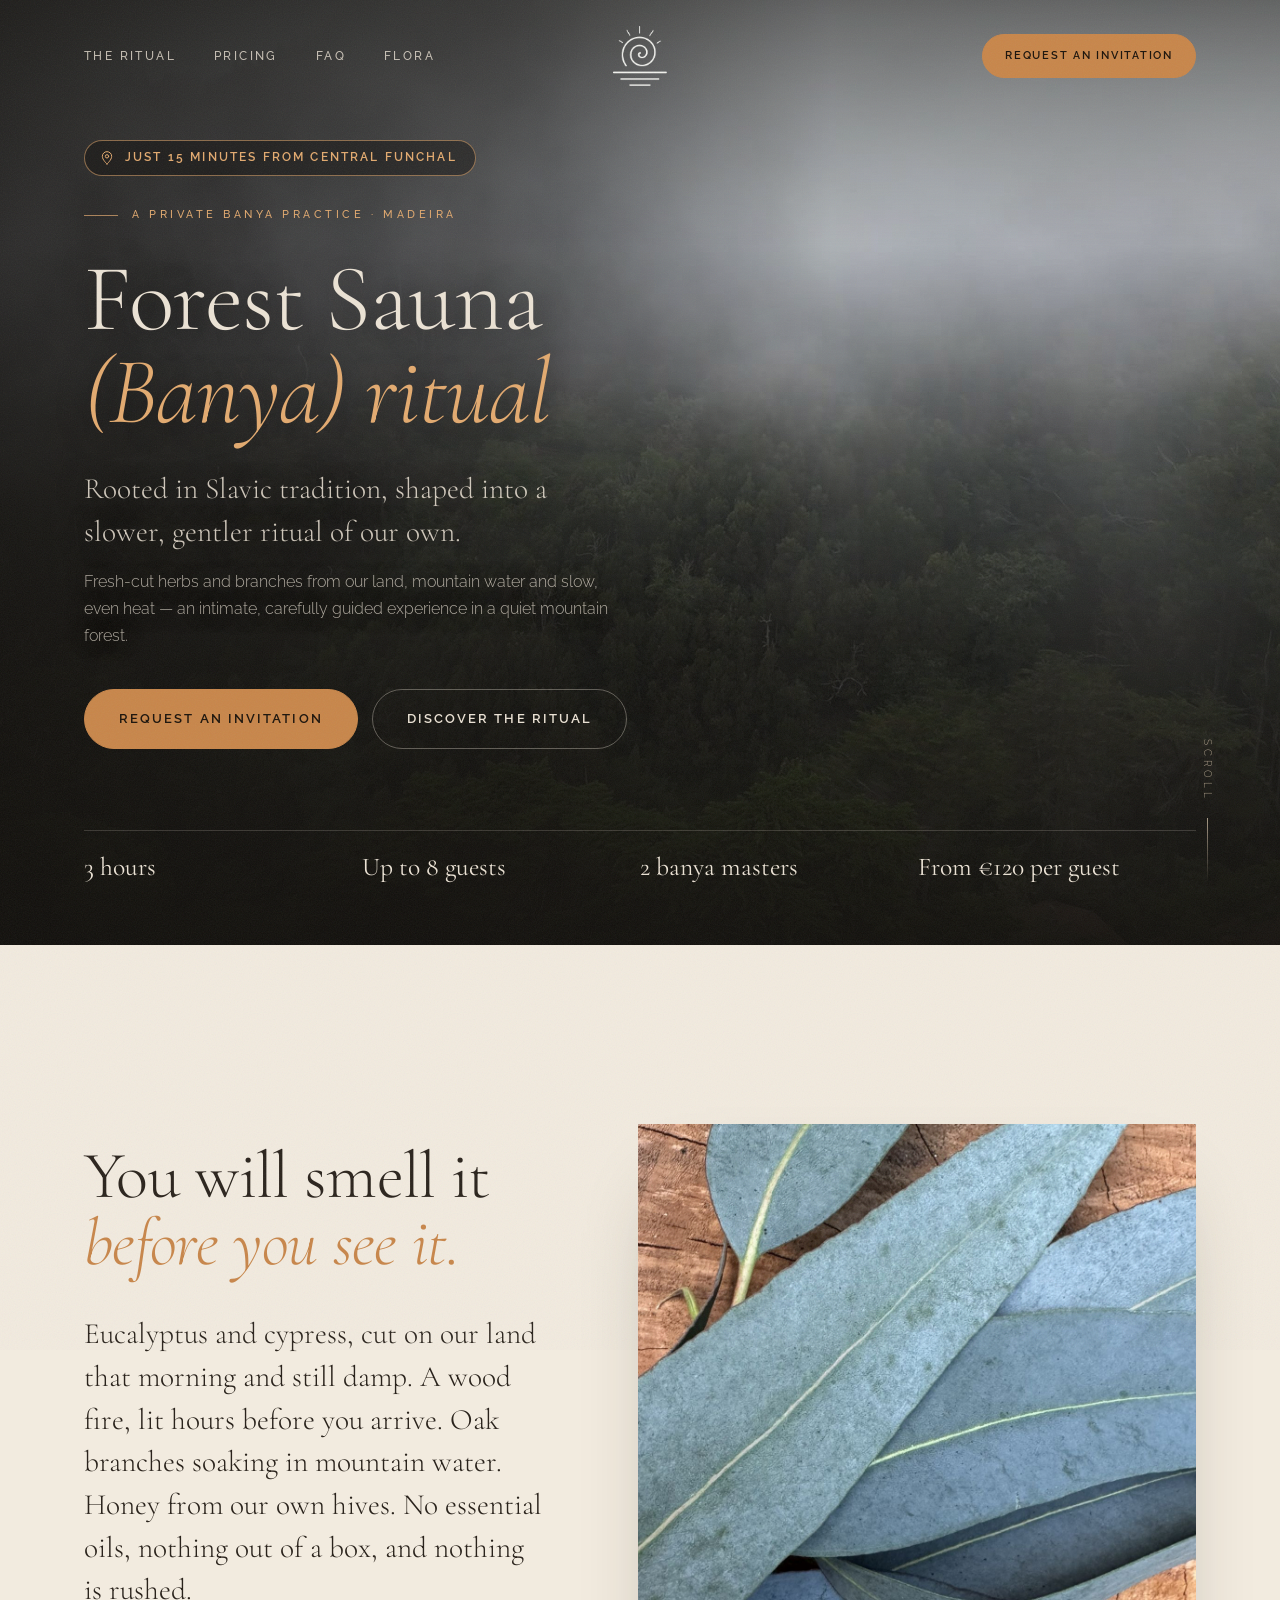
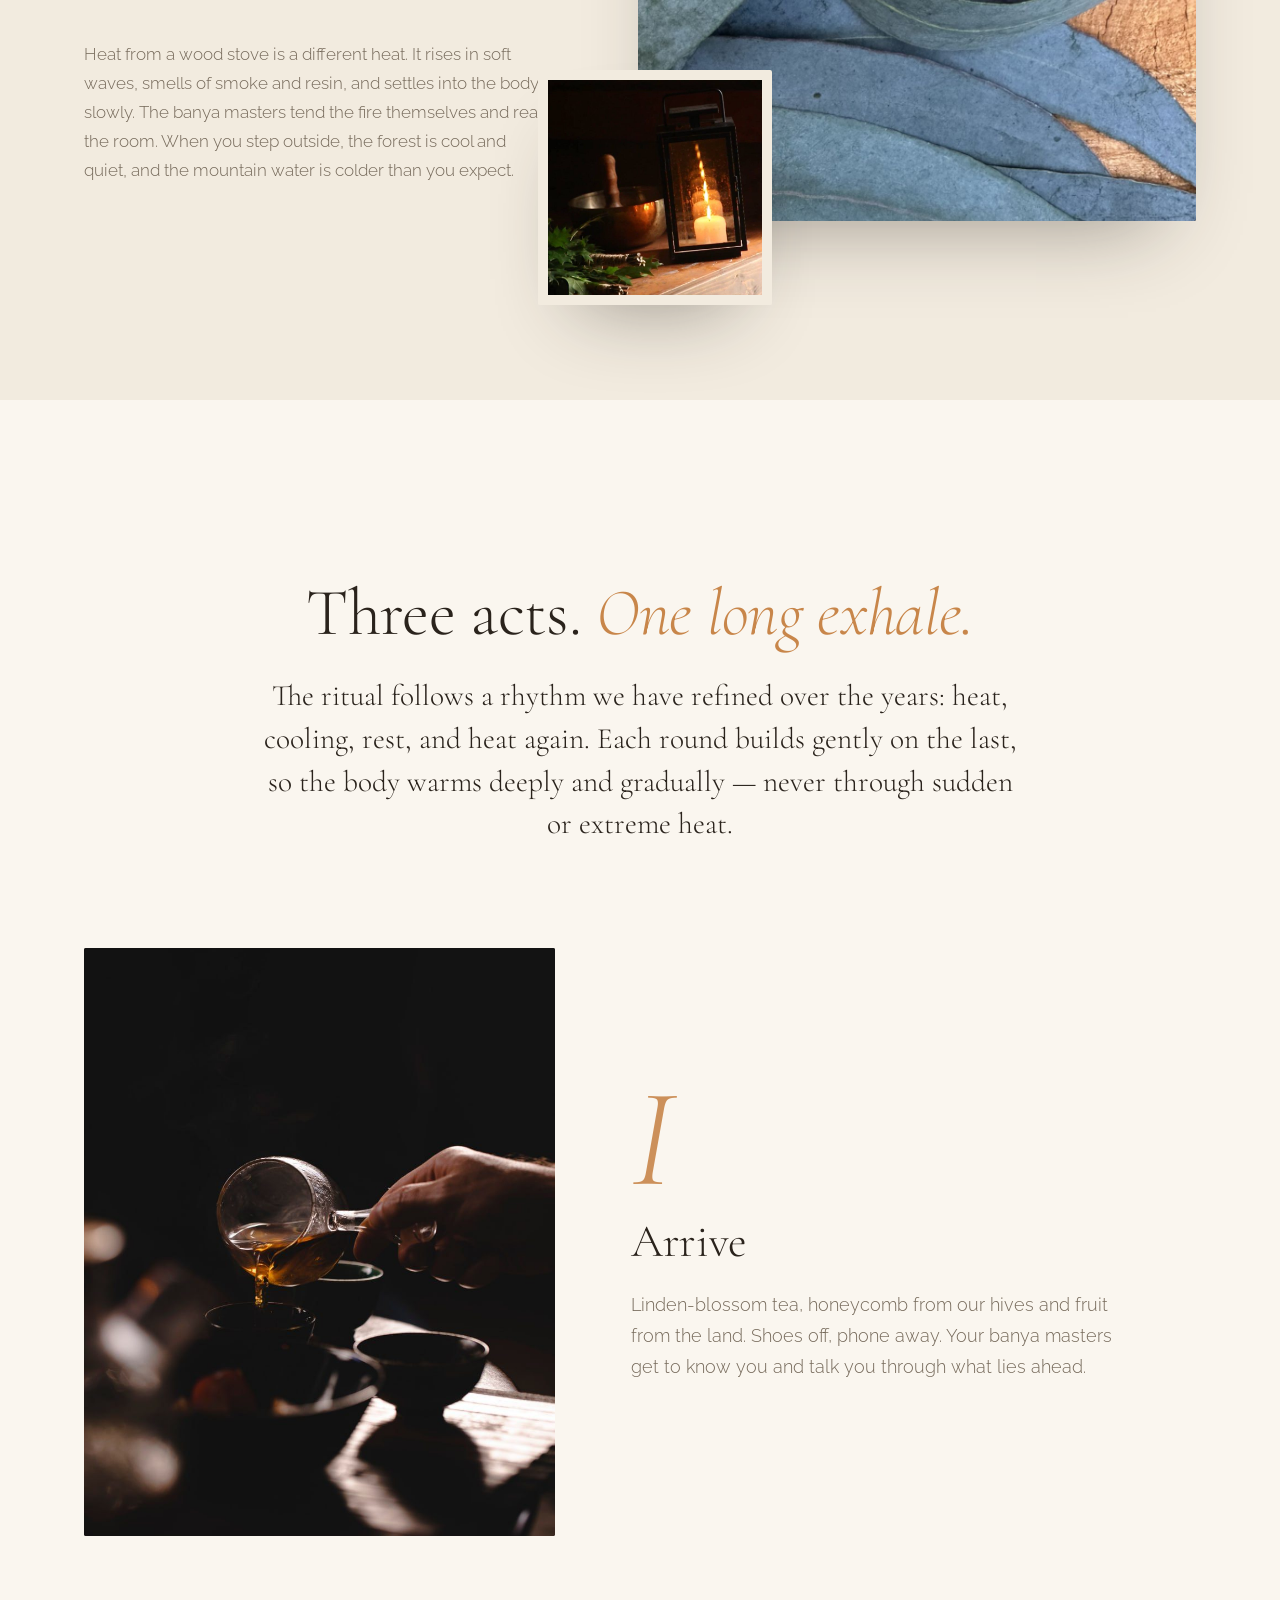
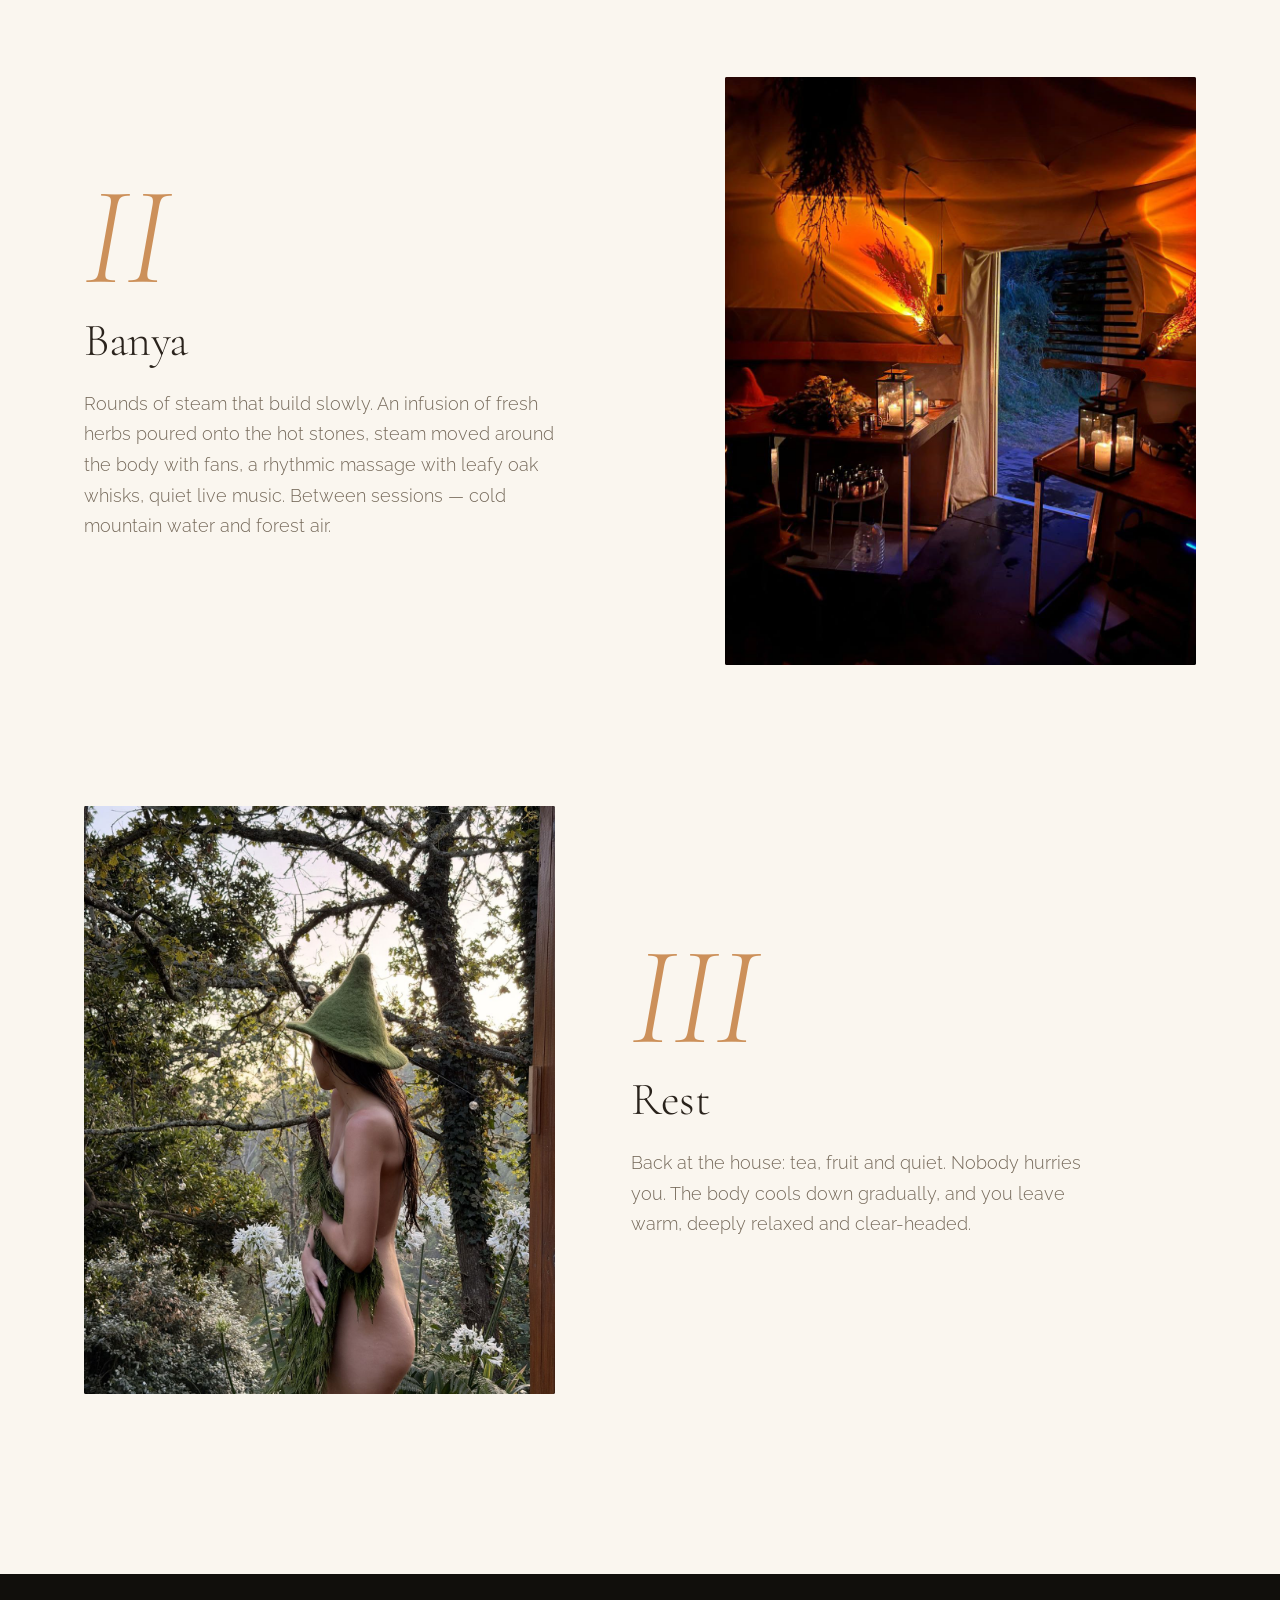
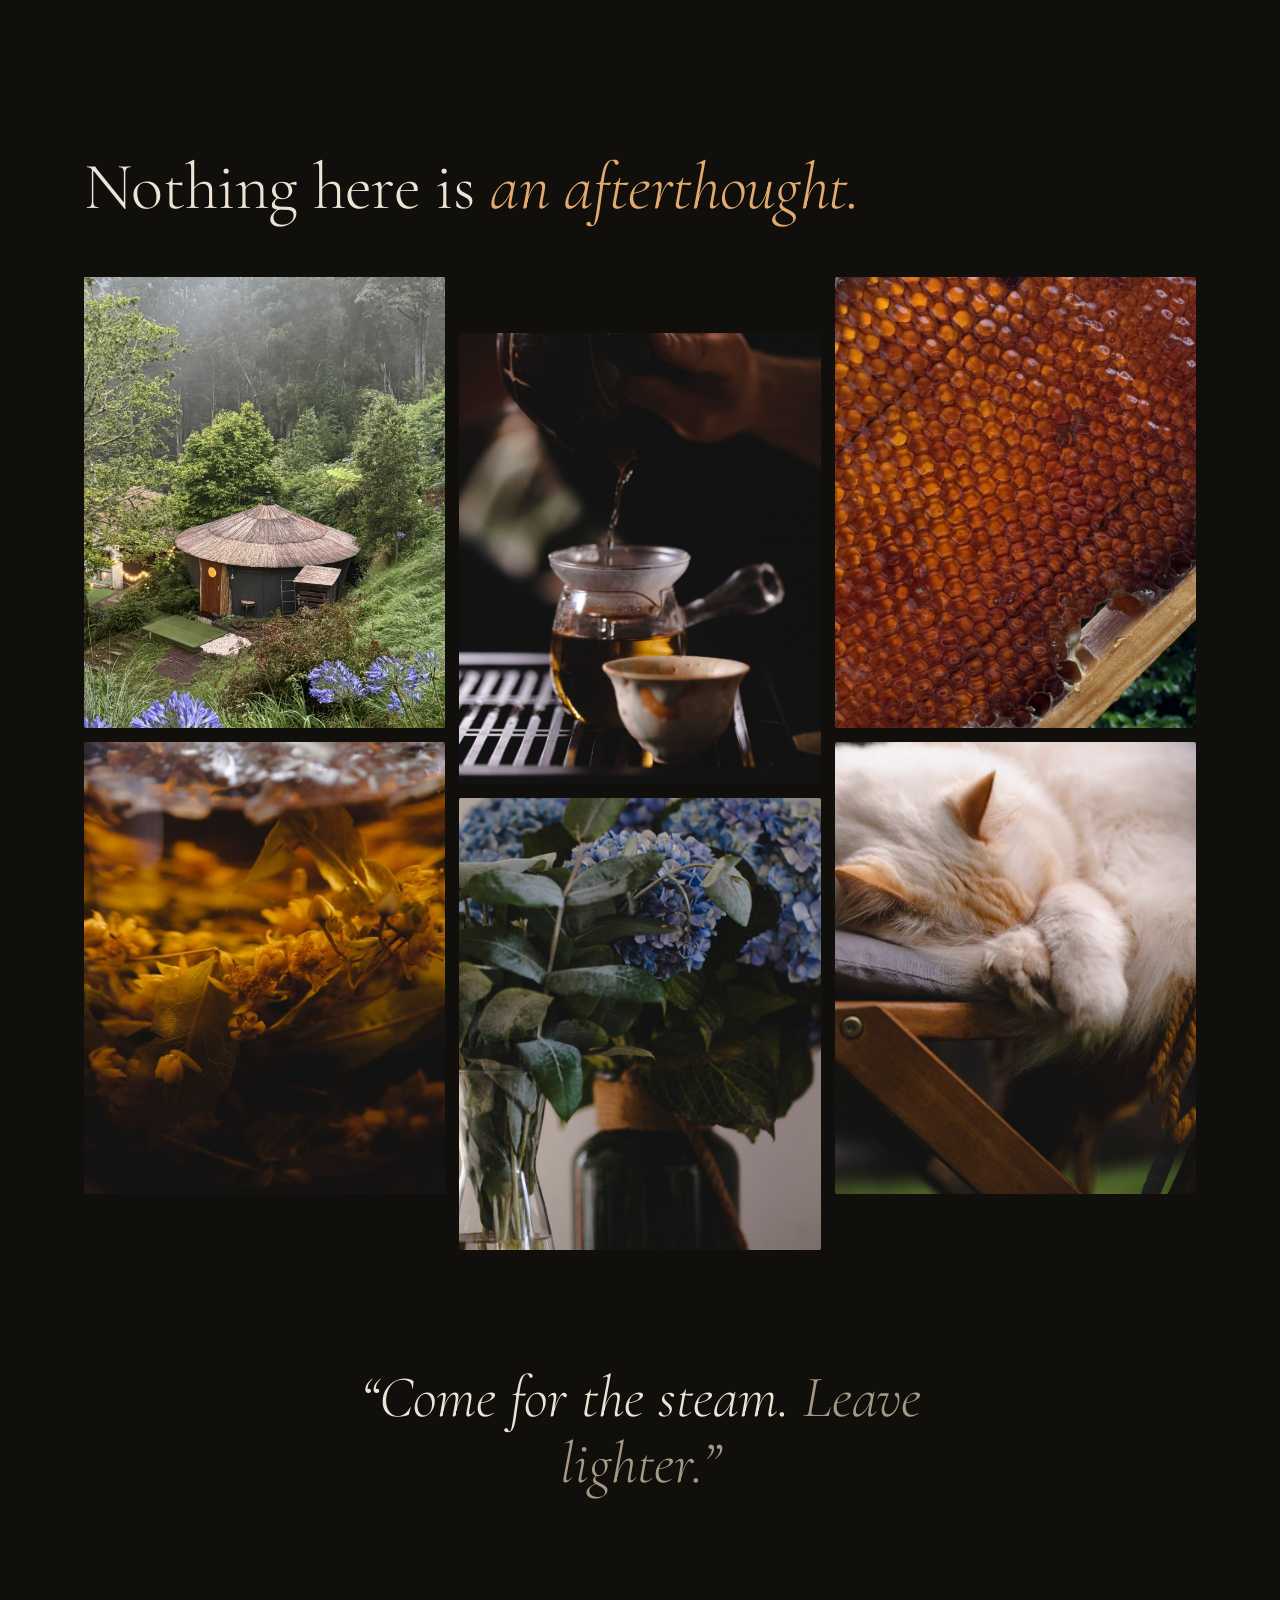
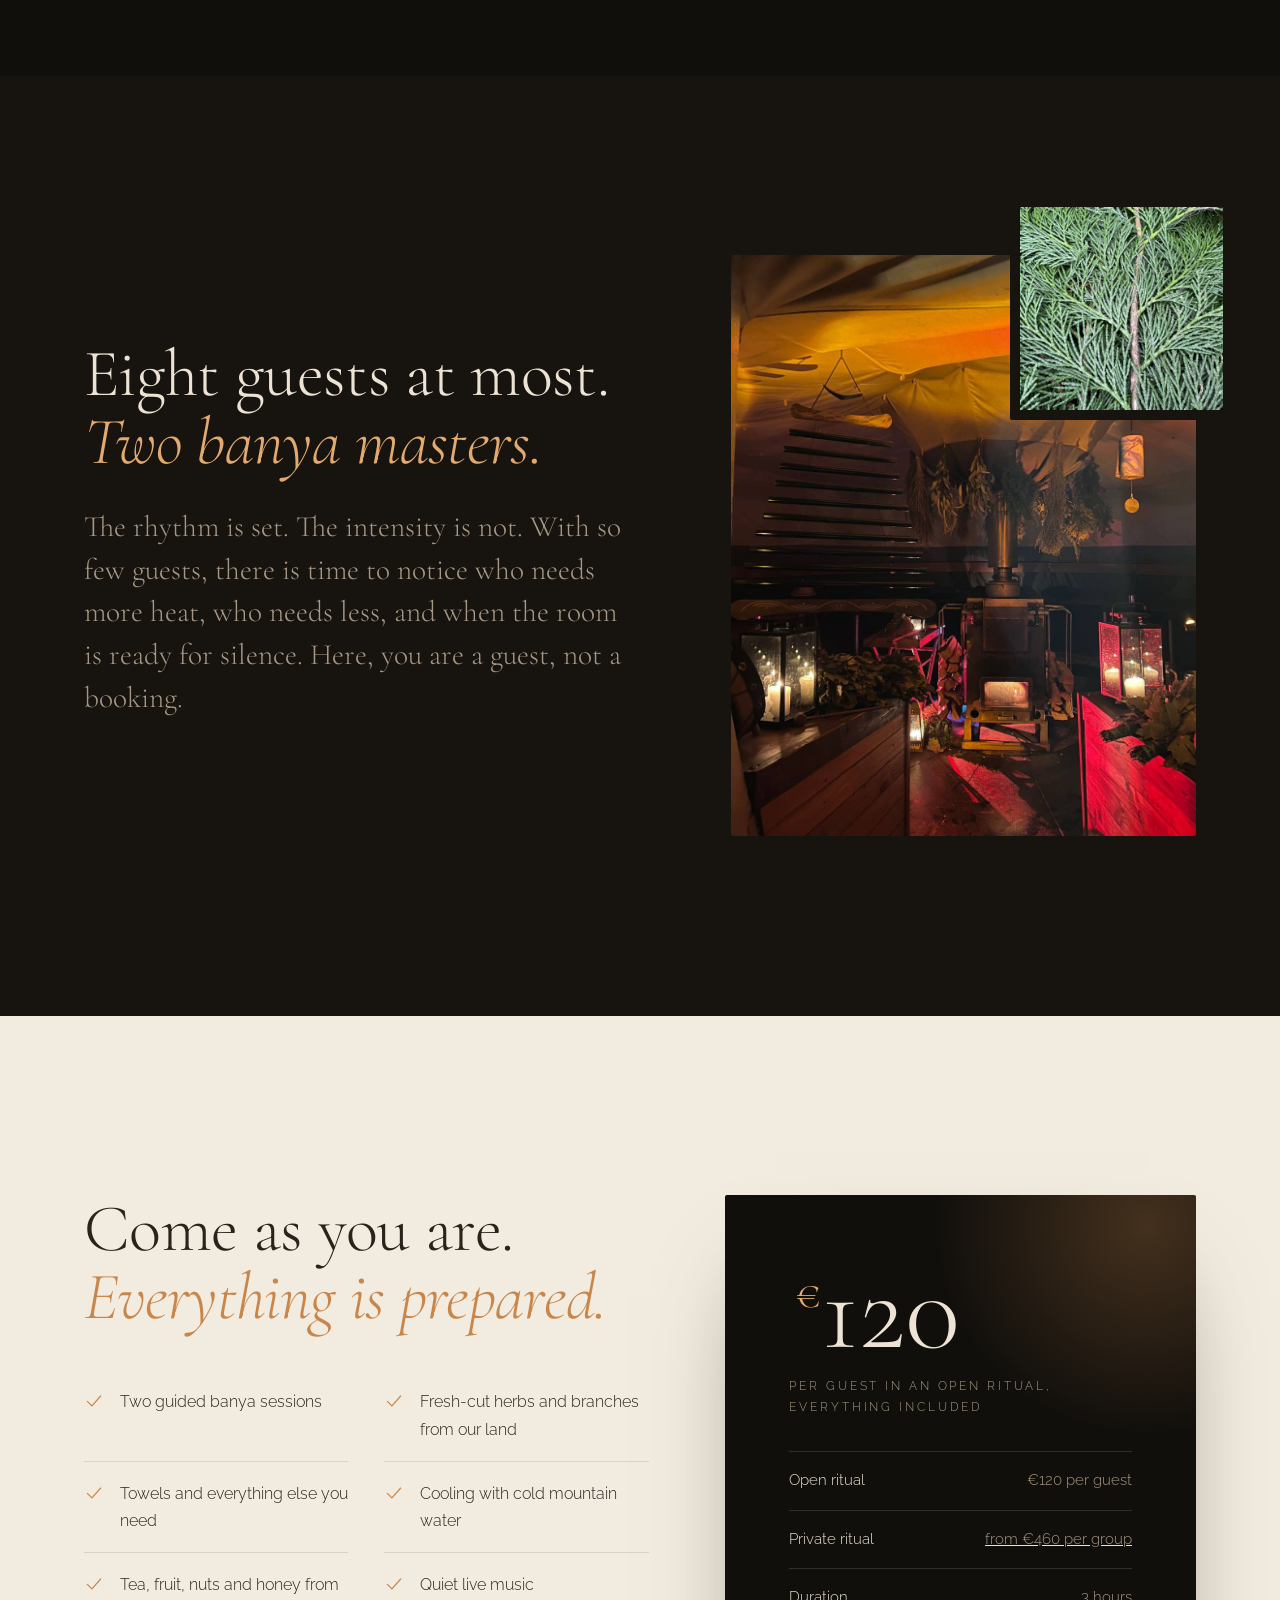
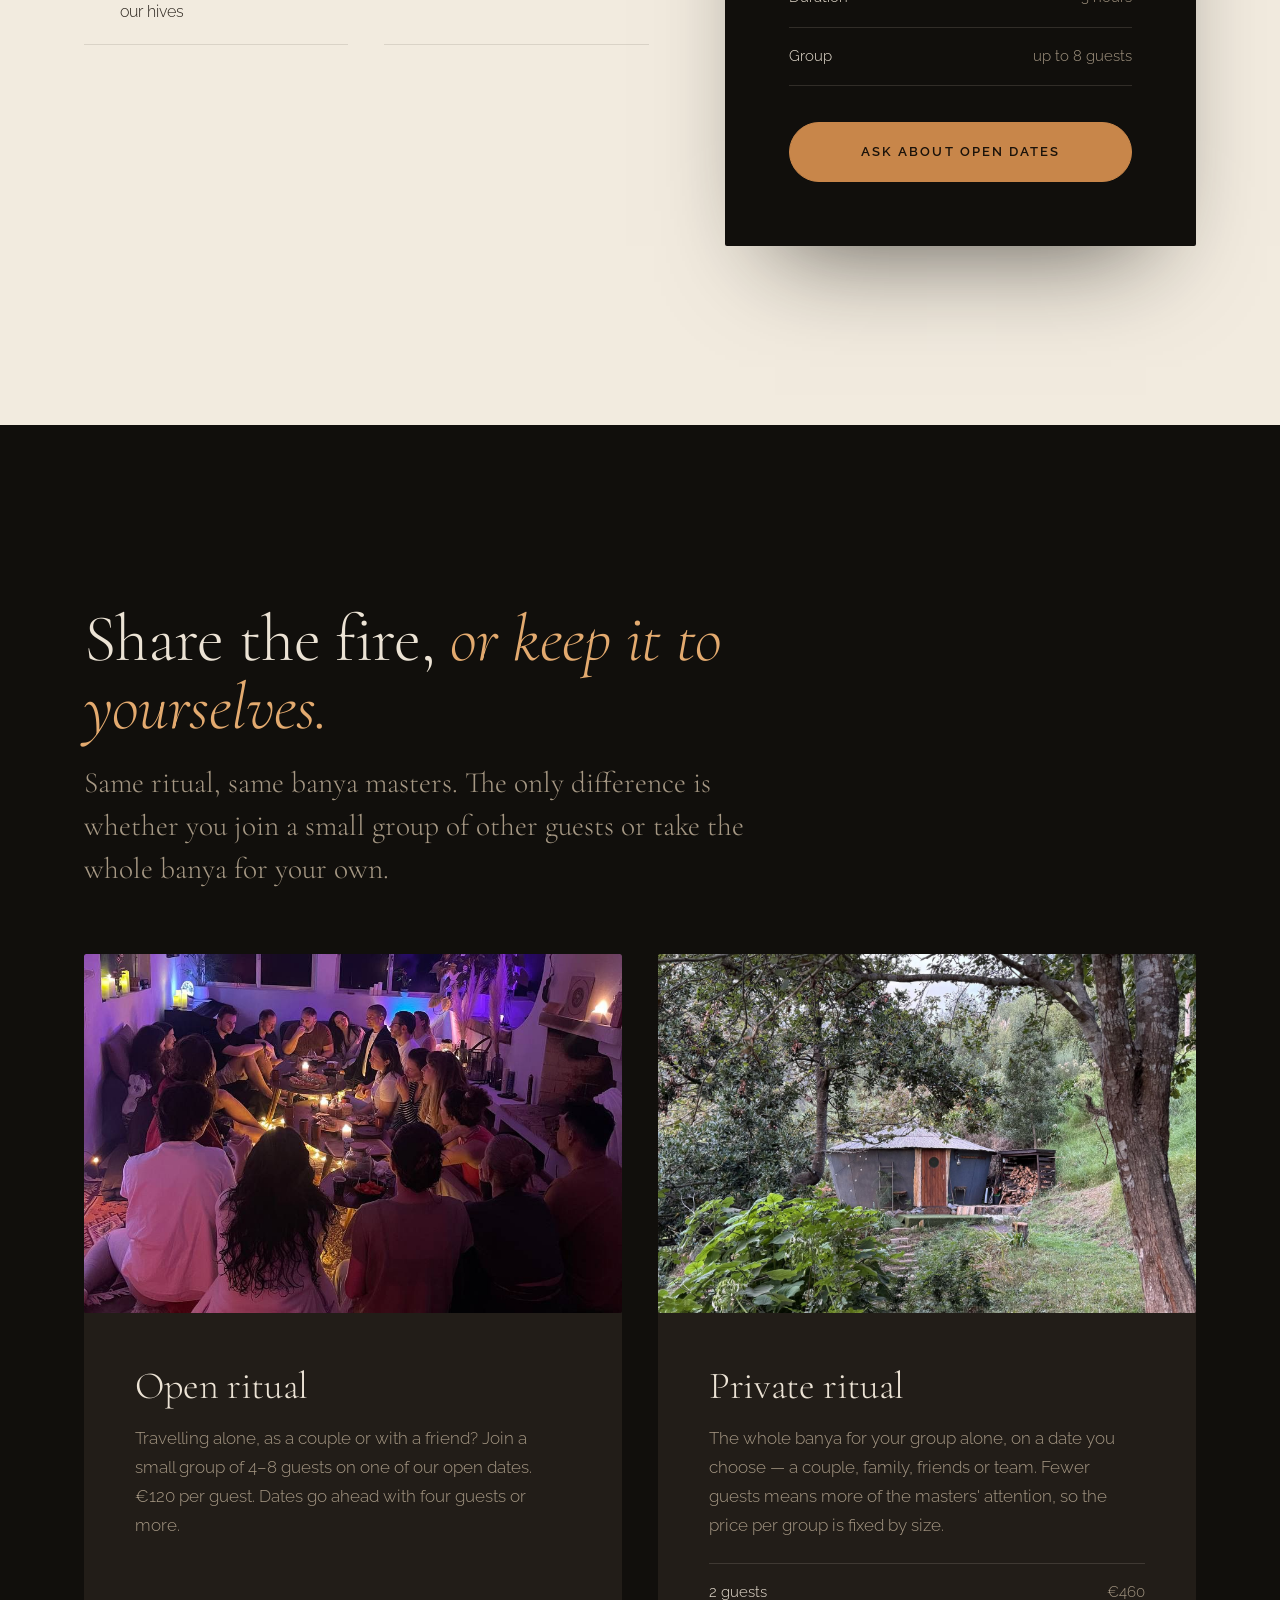
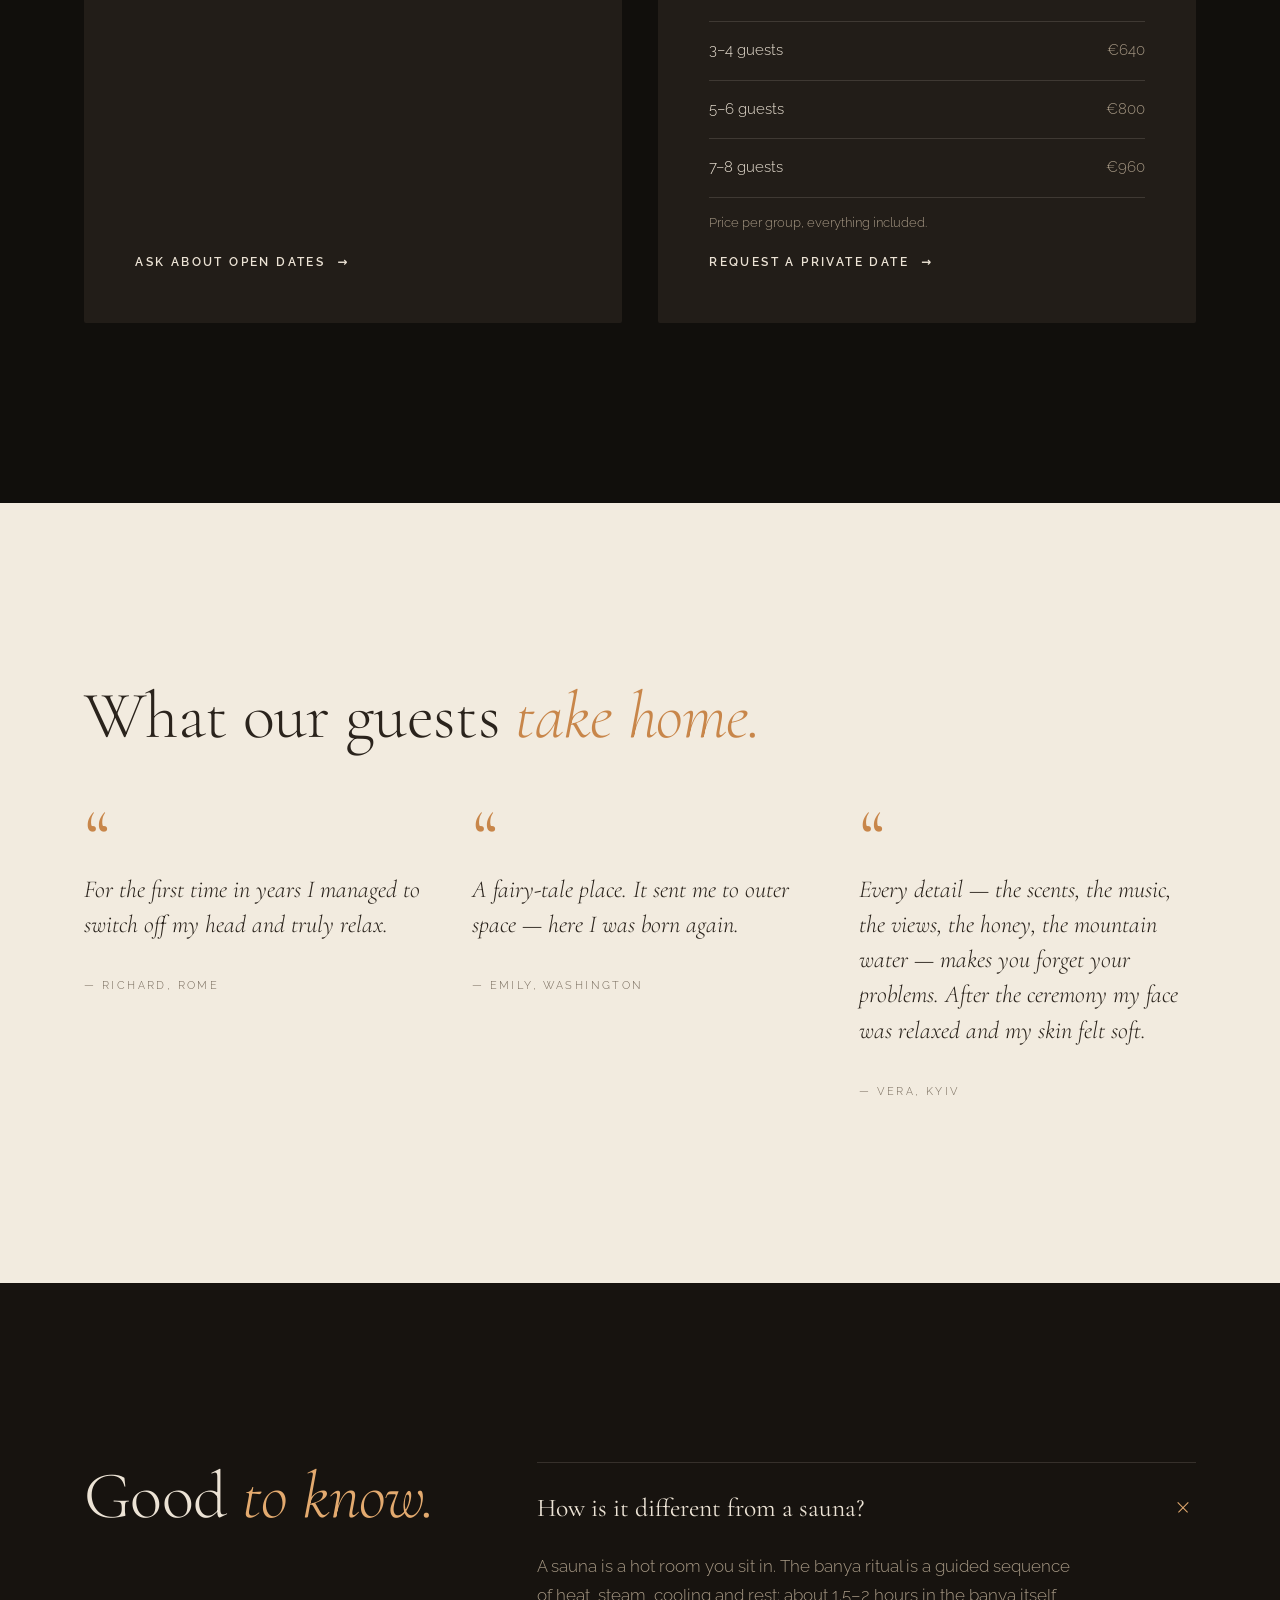
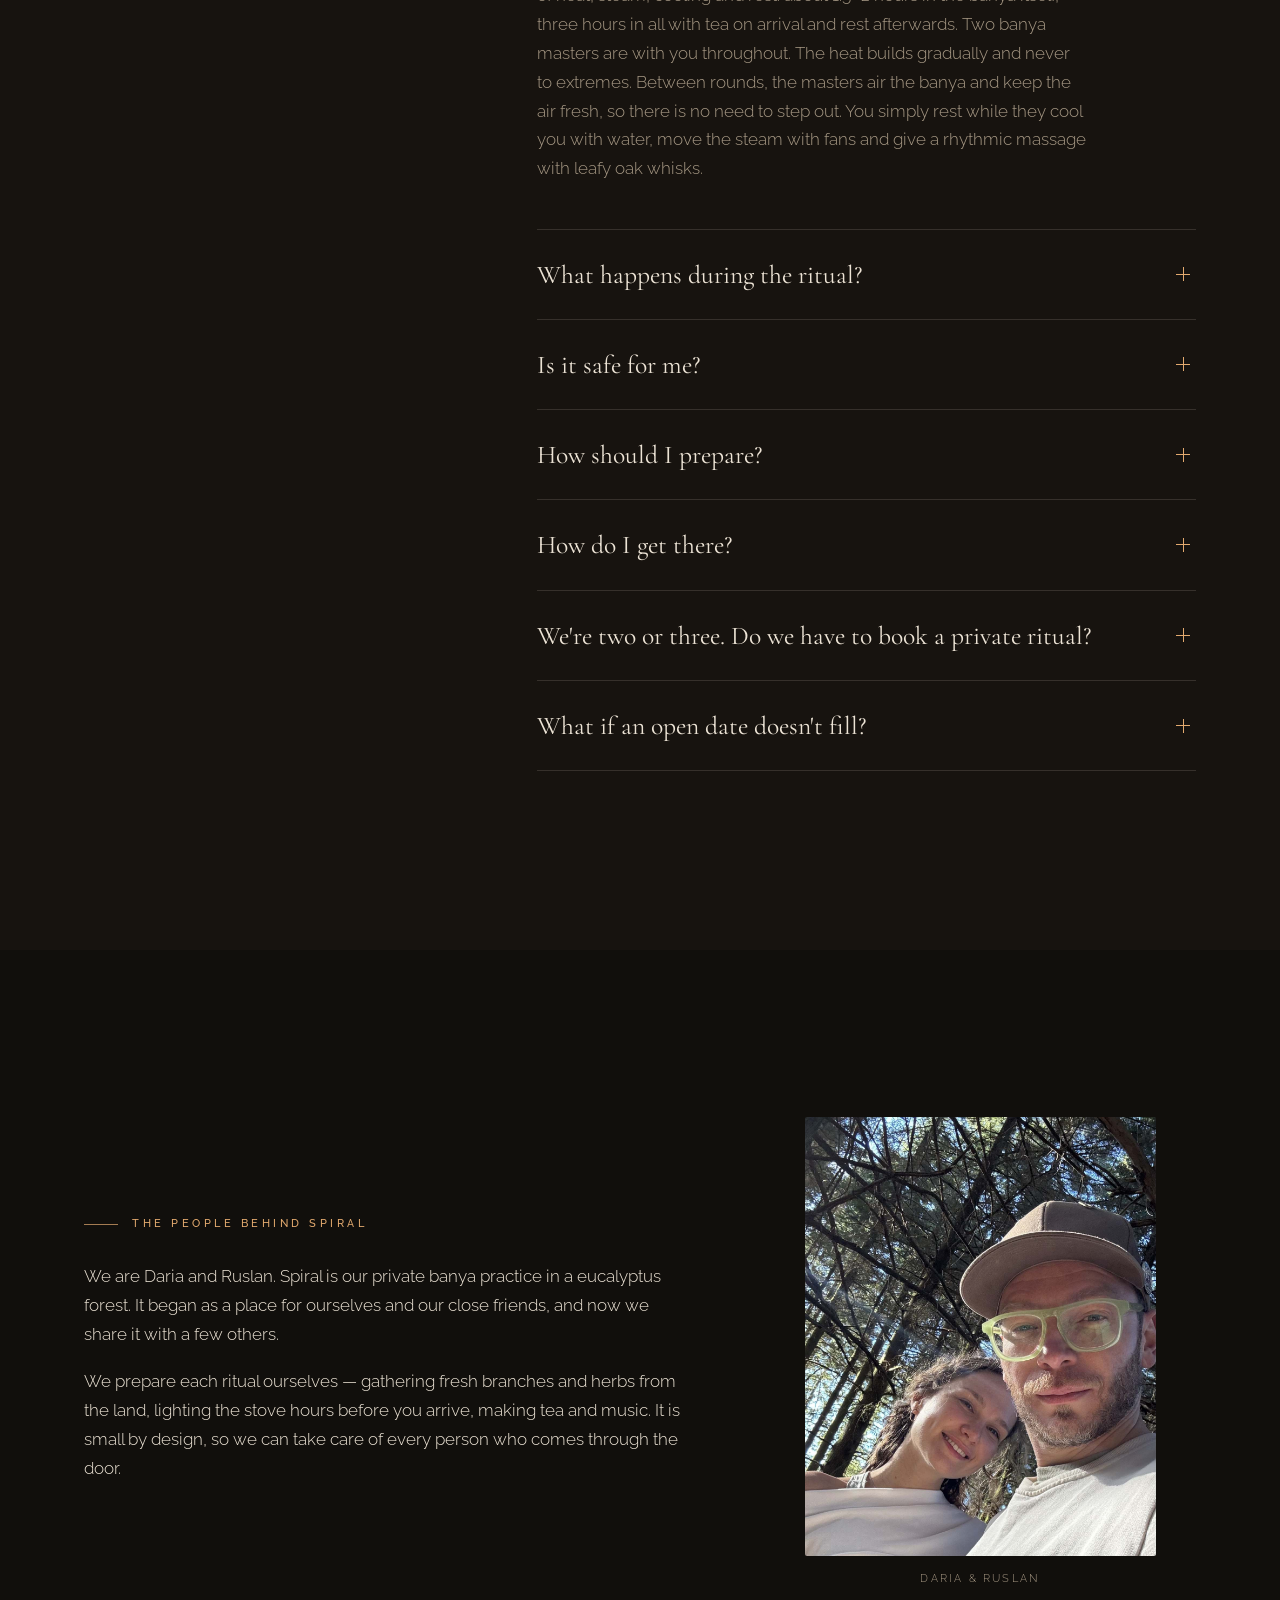
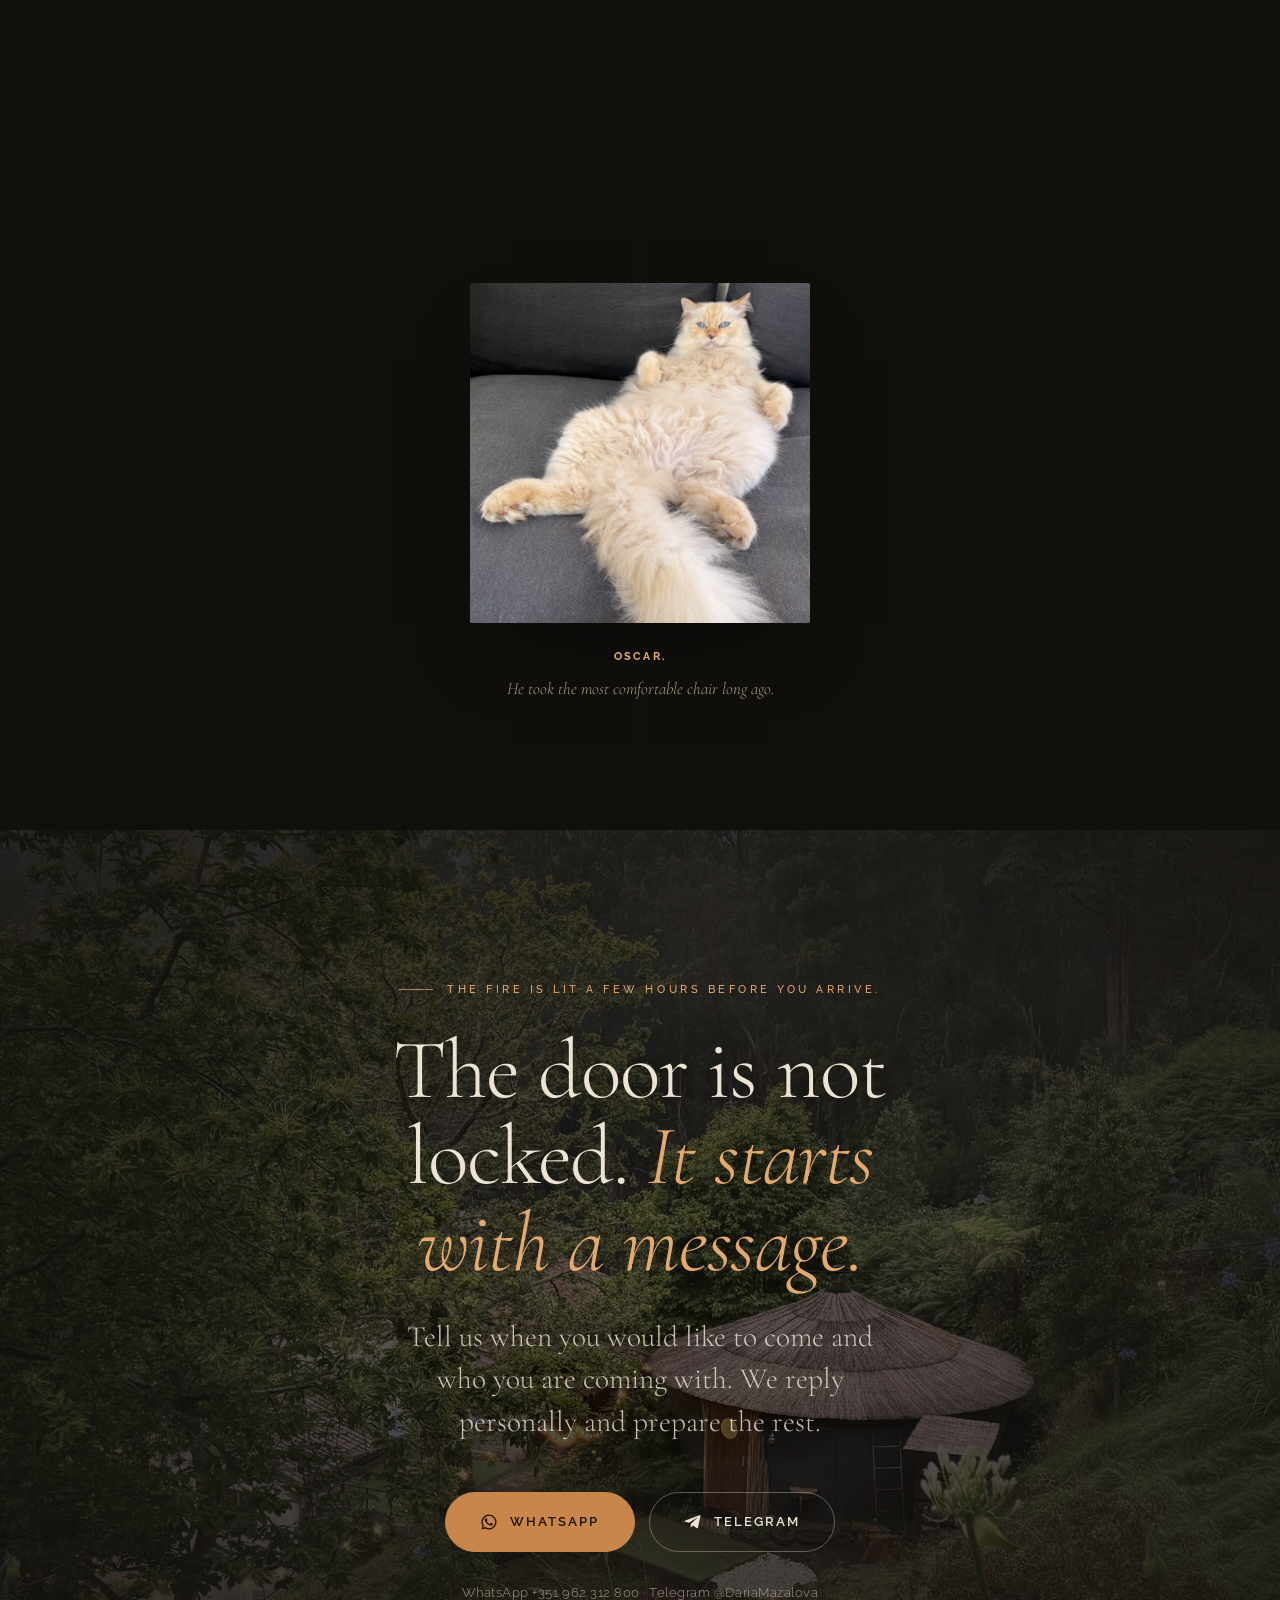
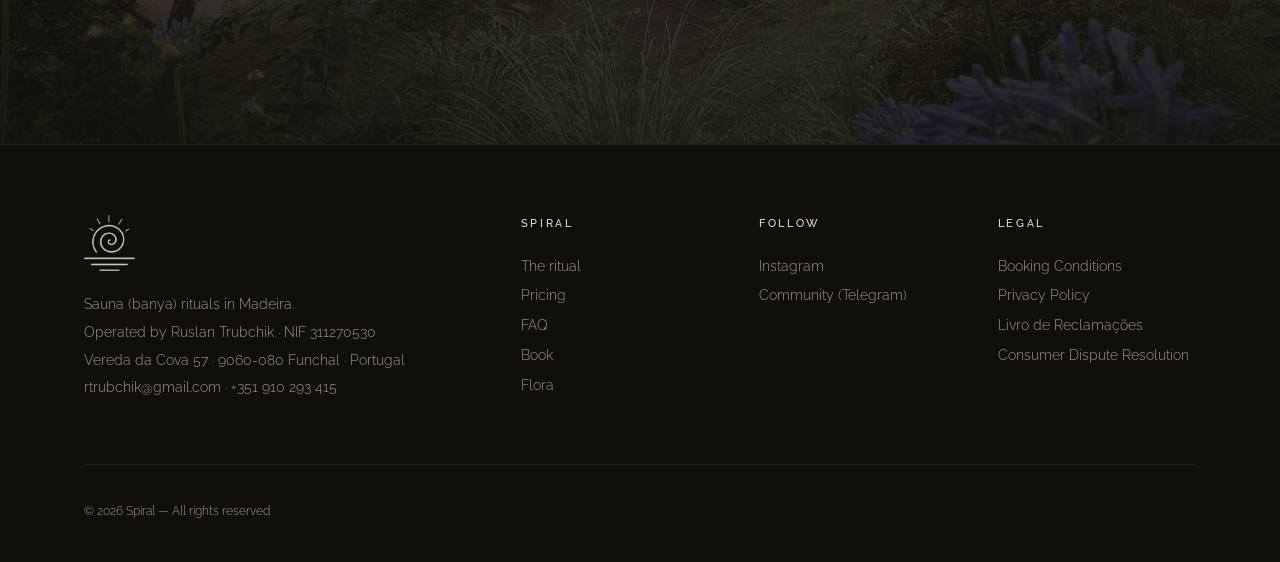
<file: index.html>
<!DOCTYPE html>
<html lang="en">
<head>
  <meta charset="UTF-8" />
  <meta name="viewport" content="width=device-width, initial-scale=1.0" />
  <title>Forest Sauna (Banya) Ritual in Madeira | Spiral</title>
  <meta name="description" content="A private wood-fired banya ritual in a eucalyptus forest near Funchal, Madeira. Fresh herbs, mountain water, live music, two banya masters and no more than eight guests." />
  <meta name="theme-color" content="#14110e" />
  <meta name="robots" content="index, follow" />
  <link rel="canonical" href="https://www.spiralpark.com/" />
  <link rel="icon" href="favicon/favicon.ico" sizes="48x48" />
  <link rel="icon" type="image/svg+xml" href="favicon/favicon.svg" />
  <link rel="icon" type="image/png" sizes="96x96" href="favicon/favicon-96x96.png" />
  <link rel="apple-touch-icon" href="favicon/apple-touch-icon.png" />
  <link rel="manifest" href="favicon/site.webmanifest" />
  <link rel="preload" as="image" href="images/steam/spi-hero-poster.jpg" />
  <meta property="og:title" content="Spiral — Forest Sauna Ritual in Madeira" />
  <meta property="og:description" content="A private banya practice in a eucalyptus forest near Funchal. Steam, mountain water, fresh herbs, live music and up to eight guests." />
  <meta property="og:image" content="https://www.spiralpark.com/images/steam/spi-hero-poster.jpg" />
  <meta property="og:url" content="https://www.spiralpark.com/" />
  <meta property="og:type" content="website" />
  <meta name="twitter:card" content="summary_large_image" />
  <meta name="twitter:title" content="Spiral — Forest Sauna Ritual in Madeira" />
  <meta name="twitter:description" content="A private banya practice in a eucalyptus forest near Funchal. Steam, mountain water, fresh herbs, live music and up to eight guests." />
  <meta name="twitter:image" content="https://www.spiralpark.com/images/steam/spi-hero-poster.jpg" />
  <link rel="preconnect" href="https://fonts.googleapis.com" />
  <link rel="preconnect" href="https://fonts.gstatic.com" crossorigin />
  <link href="https://fonts.googleapis.com/css2?family=Cormorant+Garamond:ital,wght@0,300;0,400;0,500;1,300;1,400&family=Raleway:wght@300;400;500;600&display=swap" rel="stylesheet" />

  <!--
    ════════════════════════════════════════════════════════════════
    PHOTOS — how to insert
    Every dark block with class "ph" is a photo slot. Its label says
    which photo goes there and the recommended size.
    To insert a photo, put an <img> inside the slot, e.g.:

      <div class="ph ph--4x5" data-ph="02">
        <img src="images/steam/02-hands.jpg" alt="Hands gathering eucalyptus" />
        ...labels stay, the photo covers them...
      </div>

    The image is cropped automatically (object-fit: cover).
    Export JPG, quality ~80, sRGB. Warm, low-key, natural light.
    ════════════════════════════════════════════════════════════════
  -->

  <style>
    :root {
      --ink:      #110f0c;
      --char:     #17130f;
      --smoke:    #221d18;
      --ash:      #3a322a;
      --linen:    #f2ebdf;
      --sand:     #e7dccb;
      --paper:    #faf6ef;
      --ember:    #c8864a;
      --ember-lt: #e3aa6f;
      --moss:     #6b7556;
      --text-d:   #ece3d5;   /* text on dark */
      --muted-d:  #a69884;
      --text-l:   #2a231c;   /* text on light */
      --muted-l:  #75695a;

      --serif: "Cormorant Garamond", "Times New Roman", serif;
      --sans:  "Raleway", system-ui, sans-serif;

      --wrap: 1240px;
      --gutter: clamp(20px, 5vw, 64px);
      --ease: cubic-bezier(.22,.61,.36,1);
    }

    *, *::before, *::after { box-sizing: border-box; }
    html { scroll-behavior: smooth; -webkit-text-size-adjust: 100%; }
    section[id] { scroll-margin-top: 72px; }
    body {
      margin: 0;
      background: var(--ink);
      color: var(--text-d);
      font-family: var(--sans);
      font-weight: 300;
      font-size: 17px;
      line-height: 1.7;
      -webkit-font-smoothing: antialiased;
      overflow-x: hidden;
    }
    img { display: block; max-width: 100%; }
    a { color: inherit; }

    /* Film grain over the whole page — the "hand-made" texture */
    body::after {
      content: "";
      position: fixed; inset: -50%;
      pointer-events: none; z-index: 100;
      opacity: .07;
      background-image: url("data:image/svg+xml,%3Csvg xmlns='http://www.w3.org/2000/svg' width='200' height='200'%3E%3Cfilter id='n'%3E%3CfeTurbulence type='fractalNoise' baseFrequency='.85' numOctaves='3' stitchTiles='stitch'/%3E%3C/filter%3E%3Crect width='100%25' height='100%25' filter='url(%23n)'/%3E%3C/svg%3E");
    }

    .wrap { width: 100%; max-width: var(--wrap); margin: 0 auto; padding: 0 var(--gutter); }

    /* ── Type ─────────────────────────────────────────── */
    .eyebrow {
      font-family: var(--sans);
      font-size: 11px; font-weight: 500;
      letter-spacing: .32em; text-transform: uppercase;
      color: var(--ember-lt);
      display: inline-flex; align-items: center; gap: 14px;
      margin: 0 0 28px;
    }
    .eyebrow::before { content: ""; width: 34px; height: 1px; background: currentColor; opacity: .7; }
    .light .eyebrow { color: var(--ember); }

    h1, h2, h3 { font-family: var(--serif); font-weight: 300; margin: 0; letter-spacing: -.01em; }
    h1 { font-size: clamp(46px, 7.4vw, 104px); line-height: .98; }
    h2 { font-size: clamp(38px, 5.2vw, 72px); line-height: 1.02; }
    h3 { font-size: clamp(26px, 2.6vw, 34px); line-height: 1.15; font-weight: 400; }
    em, .it { font-style: italic; }
    h1 em, h2 em { color: var(--ember-lt); }
    .light h2 em { color: var(--ember); }
    .lead {
      font-family: var(--serif);
      font-size: clamp(22px, 2.3vw, 30px);
      line-height: 1.45; font-weight: 300;
    }
    p { margin: 0 0 1.1em; }
    .muted { color: var(--muted-d); }
    .light .muted { color: var(--muted-l); }

    /* ── Buttons ──────────────────────────────────────── */
    .btn {
      --bg: var(--ember); --fg: #1a120a;
      display: inline-flex; align-items: center; justify-content: center; gap: 12px;
      padding: 18px 34px;
      border-radius: 999px;
      background: var(--bg); color: var(--fg);
      font-family: var(--sans); font-size: 13px; font-weight: 600;
      letter-spacing: .16em; text-transform: uppercase; text-decoration: none;
      border: 1px solid var(--bg);
      transition: background .4s var(--ease), color .4s var(--ease), transform .4s var(--ease), border-color .4s var(--ease);
      white-space: nowrap;
    }
    .btn:hover { background: var(--ember-lt); border-color: var(--ember-lt); transform: translateY(-2px); }
    .btn svg { width: 18px; height: 18px; flex: none; }
    .btn--ghost { --bg: transparent; --fg: var(--text-d); border-color: rgba(236,227,213,.35); }
    .btn--ghost:hover { background: rgba(236,227,213,.08); border-color: var(--text-d); }
    .light .btn--ghost { --fg: var(--text-l); border-color: rgba(42,35,28,.3); }
    .light .btn--ghost:hover { background: rgba(42,35,28,.05); border-color: var(--text-l); }

    /* ── Photo placeholder ────────────────────────────── */
    .ph {
      position: relative; overflow: hidden;
      background:
        radial-gradient(120% 90% at 30% 20%, rgba(200,134,74,.10), transparent 60%),
        linear-gradient(160deg, #26201a, #15110d);
      border-radius: 2px;
      color: rgba(236,227,213,.55);
      isolation: isolate;
    }
    .ph::before { /* thin inner frame */
      content: ""; position: absolute; inset: 14px;
      border: 1px dashed rgba(236,227,213,.14);
      pointer-events: none; z-index: 0;
    }
    .ph-label {
      position: absolute; left: 28px; right: 28px; bottom: 26px; z-index: 0;
      font-family: var(--sans); font-size: 11px; line-height: 1.6; letter-spacing: .06em;
    }
    .ph-label b {
      display: block; font-weight: 600; letter-spacing: .22em; text-transform: uppercase;
      color: var(--ember-lt); margin-bottom: 6px; font-size: 10px;
    }
    .ph-label span { display: block; opacity: .75; }
    .ph img, .ph video { position: absolute; inset: 0; width: 100%; height: 100%; object-fit: cover; z-index: 1; }
    @media (max-width: 720px) {
      .hero > .ph .ph-label, .final > .ph .ph-label { top: 84px; bottom: auto; left: 28px; right: 28px; text-align: left; }
      .hero > .ph .ph-label span, .final > .ph .ph-label span,
      .ph-small .ph-label span, .ph-stack .ph:last-child .ph-label span { display: none; }
      .ph-small .ph-label, .ph-stack .ph:last-child .ph-label { left: 18px; right: 18px; bottom: 16px; }
    }
    .ph--16x9 { aspect-ratio: 16/9; }
    .ph--3x2  { aspect-ratio: 3/2; }
    .ph--4x5  { aspect-ratio: 4/5; }
    .ph--1x1  { aspect-ratio: 1/1; }
    .ph--2x3  { aspect-ratio: 2/3; }

    /* ── Reveal ───────────────────────────────────────── */
    .js .rv { opacity: 0; transform: translateY(28px); transition: opacity 1.2s var(--ease), transform 1.2s var(--ease); }
    .js .rv.in { opacity: 1; transform: none; }
    .js .rv.d1 { transition-delay: .12s; } .js .rv.d2 { transition-delay: .24s; } .js .rv.d3 { transition-delay: .36s; }
    @media (prefers-reduced-motion: reduce) { .js .rv { opacity: 1; transform: none; transition: none; } .steam i { animation: none !important; } }

    /* ── Nav ──────────────────────────────────────────── */
    .nav {
      position: fixed; inset: 0 0 auto; z-index: 50;
      transition: background .5s var(--ease), backdrop-filter .5s, padding .5s var(--ease), border-color .5s;
      padding: 26px 0;
      border-bottom: 1px solid transparent;
    }
    .nav.scrolled {
      background: rgba(17,15,12,.78);
      backdrop-filter: blur(14px); -webkit-backdrop-filter: blur(14px);
      padding: 14px 0;
      border-color: rgba(236,227,213,.07);
    }
    .nav .wrap { display: grid; grid-template-columns: 1fr auto 1fr; align-items: center; gap: 24px; }
    .brand { display: flex; align-items: center; justify-content: center; text-decoration: none; }
    .nav-right { display: flex; justify-content: flex-end; }
    .brand img { height: 60px; width: auto; filter: invert(1) sepia(.25) brightness(.95); transition: height .5s var(--ease); }
    .nav.scrolled .brand img { height: 46px; }
    @media (max-width: 720px) { .brand img { height: 50px; } .nav.scrolled .brand img { height: 40px; } }
    .nav-links { display: flex; align-items: center; gap: 38px; }
    .nav-links a:not(.btn) {
      text-decoration: none; font-size: 12px; letter-spacing: .2em; text-transform: uppercase;
      font-weight: 500; color: var(--text-d); opacity: .8; transition: opacity .3s;
    }
    .nav-links a:not(.btn):hover { opacity: 1; }
    .nav .btn { padding: 12px 22px; font-size: 11px; }
    @media (max-width: 860px) { .nav .wrap { grid-template-columns: minmax(0,1fr) auto minmax(0,1fr); } .nav-links { visibility: hidden; overflow: hidden; } }
    @media (max-width: 520px) { .nav-right { visibility: hidden; } }

    /* ── Hero ─────────────────────────────────────────── */
    .hero {
      position: relative; min-height: 100vh; min-height: 100svh;
      display: flex; align-items: flex-end;
      padding: 140px 0 clamp(40px, 7vh, 80px);
      overflow: hidden;
    }
    .hero > .ph {
      position: absolute; inset: 0; border-radius: 0;
    }
    .hero > .ph::before { inset: 22px; }
    .hero > .ph .ph-label { left: auto; right: 44px; bottom: auto; top: 110px; text-align: right; max-width: 300px; }
    .hero::after { /* legibility gradient over photo */
      content: ""; position: absolute; inset: 0; z-index: 2; pointer-events: none;
      background:
        linear-gradient(180deg, rgba(17,15,12,.6) 0%, rgba(17,15,12,0) 26%),
        linear-gradient(90deg, rgba(17,15,12,.82) 0%, rgba(17,15,12,.5) 38%, rgba(17,15,12,0) 65%),
        linear-gradient(0deg, rgba(17,15,12,.95) 0%, rgba(17,15,12,.55) 32%, rgba(17,15,12,0) 60%);
    }
    .hero > .ph img, .hero > .ph video { object-position: 50% 50%; }
    @media (prefers-reduced-motion: reduce) { .hero > .ph video { display: none; } .hero > .ph { background: url("images/steam/spi-hero-poster.jpg") center/cover; } }
    .final > .ph img { object-position: 60% 50%; }
    .hero h1, .hero .lead { text-shadow: 0 2px 30px rgba(17,15,12,.55); }
    @media (max-width: 720px) {
      .hero::after { background: linear-gradient(180deg, rgba(17,15,12,.55) 0%, rgba(17,15,12,.2) 25%, rgba(17,15,12,.75) 55%, rgba(17,15,12,.96) 100%); }
    }
    .hero .wrap { position: relative; z-index: 3; }
    .hero h1 { max-width: 13ch; margin-bottom: 30px; }
    .loc {
      display: flex; width: fit-content; align-items: center; gap: 10px; margin: 0 0 20px;
      padding: 9px 18px 9px 14px; border-radius: 999px;
      border: 1px solid rgba(227,170,111,.55); background: rgba(17,15,12,.45);
      backdrop-filter: blur(8px); -webkit-backdrop-filter: blur(8px);
      color: var(--ember-lt); font-size: 12px; font-weight: 600; letter-spacing: .18em; text-transform: uppercase; line-height: 1.3;
    }
    .loc svg { width: 16px; height: 16px; flex: none; }
    .hero .lead { max-width: 34ch; color: rgba(236,227,213,.86); margin-bottom: 44px; }
    .hero .lead:has(+ .hero-sub) { margin-bottom: 14px; }
    .hero-sub { max-width: 54ch; font-size: 16px; margin-bottom: 40px; color: rgba(236,227,213,.72); text-shadow: 0 2px 20px rgba(17,15,12,.6); }
    .hero-cta { display: flex; flex-wrap: wrap; gap: 14px; margin-bottom: clamp(48px, 9vh, 96px); }
    .facts {
      display: grid; grid-template-columns: repeat(4, 1fr);
      border-top: 1px solid rgba(236,227,213,.18);
    }
    .facts div { padding: 22px 24px 0 0; }
    .facts b { font-size: clamp(20px, 2vw, 26px) !important; }
    .facts b { display: block; font-family: var(--serif); font-weight: 400; font-size: clamp(24px, 2.4vw, 32px); line-height: 1.1; color: var(--text-d); }
    .facts span { font-size: 11px; letter-spacing: .2em; text-transform: uppercase; color: var(--muted-d); }
    @media (max-width: 720px) { .facts { grid-template-columns: repeat(2, 1fr); row-gap: 8px; } }

    /* Drifting steam — alive even before the photo is in */
    .steam { position: absolute; inset: 0; z-index: 2; pointer-events: none; overflow: hidden; }
    .steam i {
      position: absolute; bottom: -30%; width: 60vw; height: 60vw; border-radius: 50%;
      background: radial-gradient(closest-side, rgba(236,227,213,.10), transparent);
      filter: blur(30px);
      animation: rise 22s linear infinite;
    }
    .steam i:nth-child(1) { left: -10%; animation-duration: 26s; }
    .steam i:nth-child(2) { left: 30%;  animation-duration: 19s; animation-delay: -8s; width: 45vw; height: 45vw; }
    .steam i:nth-child(3) { left: 60%;  animation-duration: 30s; animation-delay: -14s; }
    @keyframes rise {
      0%   { transform: translate3d(0, 0, 0) scale(.8); opacity: 0; }
      20%  { opacity: 1; }
      100% { transform: translate3d(8vw, -120vh, 0) scale(1.3); opacity: 0; }
    }

    .scroll-cue {
      position: absolute; z-index: 3; right: var(--gutter); bottom: clamp(40px, 7vh, 80px);
      writing-mode: vertical-rl; font-size: 10px; letter-spacing: .4em; text-transform: uppercase;
      color: var(--muted-d); text-decoration: none; display: flex; align-items: center; gap: 16px;
    }
    .scroll-cue::after { content: ""; width: 1px; height: 64px; background: linear-gradient(var(--muted-d), transparent); }
    @media (max-width: 720px) { .scroll-cue { display: none; } }

    /* ── Sections ─────────────────────────────────────── */
    .sec { padding: clamp(96px, 14vw, 180px) 0; position: relative; }
    .light { background: var(--linen); color: var(--text-l); }
    .paper { background: var(--paper); }
    .dark2 { background: var(--char); }

    /* Hand-drawn divider (a single imperfect brush line) */
    .brush { display: block; width: 120px; height: 14px; color: var(--ember); margin: 0 0 36px; }

    /* Manifesto */
    .manifesto .wrap { display: grid; grid-template-columns: 5fr 6fr; gap: clamp(40px, 7vw, 110px); align-items: center; }
    .manifesto h2 { margin-bottom: 36px; }
    .manifesto .lead { color: var(--text-l); margin-bottom: 28px; }
    .manifesto .ph { box-shadow: 0 40px 80px -40px rgba(42,35,28,.45); }
    .manifesto .ph-wrap { position: relative; }
    .manifesto .ph-small {
      position: absolute; width: 42%; left: -18%; bottom: -12%;
      border: 10px solid var(--linen);
    }
    .signature { font-family: var(--serif); font-style: italic; font-size: 22px; color: var(--muted-l); margin-top: 30px; }
    @media (max-width: 900px) {
      .manifesto .wrap { grid-template-columns: 1fr; }
      .manifesto .ph-small { left: auto; right: -4%; bottom: -10%; width: 44%; }
      .manifesto .ph-wrap { margin: 0 4% 40px 0; }
    }

    /* Elements */
    .elements-head { display: grid; grid-template-columns: 1fr 1fr; gap: 40px; align-items: end; margin-bottom: clamp(56px, 8vw, 96px); }
    .elements-head p { max-width: 46ch; }
    .elements { display: grid; grid-template-columns: repeat(3, 1fr); border-top: 1px solid rgba(236,227,213,.12); border-left: 1px solid rgba(236,227,213,.12); }
    .el { padding: clamp(32px, 4vw, 52px); border-right: 1px solid rgba(236,227,213,.12); border-bottom: 1px solid rgba(236,227,213,.12); transition: background .6s var(--ease); }
    .el:hover { background: rgba(200,134,74,.05); }
    .el svg { width: 44px; height: 44px; color: var(--ember-lt); margin-bottom: 30px; stroke-width: 1.1; }
    .el h3 { margin-bottom: 12px; }
    .el p { color: var(--muted-d); font-size: 15.5px; margin: 0; }
    .el .n { font-family: var(--serif); font-style: italic; font-size: 15px; color: var(--muted-d); float: right; }
    @media (max-width: 900px) { .elements-head { grid-template-columns: 1fr; } .elements { grid-template-columns: 1fr 1fr; } }
    @media (max-width: 560px) { .elements { grid-template-columns: 1fr; } }

    /* Ritual (3 acts) */
    .ritual-intro { text-align: center; max-width: 760px; margin: 0 auto clamp(64px, 8vw, 110px); }
    .ritual-intro .eyebrow { justify-content: center; }
    .ritual-intro .eyebrow::after { content: ""; width: 34px; height: 1px; background: currentColor; opacity: .7; }
    .ritual-intro h2 { margin-bottom: 26px; }
    .ritual-intro .lead { max-width: 60ch; margin: 28px auto 0; }
    .ritual-intro .muted { max-width: 60ch; margin: 8px auto 0; }
    .act { display: grid; grid-template-columns: 5fr 6fr; gap: clamp(36px, 6vw, 96px); align-items: center; }
    .act + .act { margin-top: clamp(80px, 11vw, 150px); }
    .act:nth-child(even) { grid-template-columns: 6fr 5fr; }
    .act:nth-child(even) .act-media { order: 2; }
    .act h3 + p { font-size: 18px; }
    .act-num {
      font-family: var(--serif); font-style: italic; font-weight: 300;
      font-size: clamp(90px, 11vw, 150px); line-height: .8; color: var(--ember);
      opacity: .9; margin-bottom: 20px; display: block;
    }
    .act-time { font-size: 11px; letter-spacing: .26em; text-transform: uppercase; color: var(--muted-l); margin-bottom: 16px; display: block; }
    .act h3 { font-size: clamp(34px, 3.6vw, 50px); font-weight: 300; margin-bottom: 22px; }
    .act p { color: var(--muted-l); max-width: 44ch; }
    .act ul { list-style: none; padding: 0; margin: 26px 0 0; border-top: 1px solid rgba(42,35,28,.14); }
    .act li { padding: 12px 0; border-bottom: 1px solid rgba(42,35,28,.14); font-size: 15px; display: flex; gap: 14px; }
    .act li::before { content: "—"; color: var(--ember); }
    @media (max-width: 900px) {
      .act, .act:nth-child(even) { grid-template-columns: 1fr; }
      .act:nth-child(even) .act-media { order: 0; }
    }

    /* Hand-made gallery */
    .gallery-head { display: flex; justify-content: space-between; align-items: end; gap: 40px; flex-wrap: wrap; margin-bottom: 56px; }
    .gallery-head p { max-width: 40ch; margin: 0; }
    .gallery { display: grid; grid-template-columns: repeat(3, 1fr); gap: 14px; align-items: start; }
    .gallery .ph { aspect-ratio: 4/5; }
    .gallery { padding-bottom: 56px; }
    .gallery .ph:nth-child(3n+2) { transform: translateY(56px); }
    .js .gallery .rv:nth-child(3n+2):not(.in) { transform: translateY(84px); }
    .quote-band { margin-top: clamp(72px, 9vw, 120px); text-align: center; }
    .quote-band blockquote { margin: 0 auto; max-width: 22ch; font-family: var(--serif); font-weight: 300; font-style: italic; font-size: clamp(34px, 4.6vw, 62px); line-height: 1.12; }
    @media (max-width: 700px) {
      .gallery { grid-template-columns: 1fr 1fr; gap: 10px; }
      .gallery { padding-bottom: 36px; }
      .gallery .ph:nth-child(3n+2), .js .gallery .rv:nth-child(3n+2):not(.in) { transform: none; }
      .gallery .ph:nth-child(even) { transform: translateY(36px); }
    }

    /* Small by design */
    .small .wrap { display: grid; grid-template-columns: 6fr 5fr; gap: clamp(40px, 7vw, 110px); align-items: center; }
    .small h2 { margin-bottom: 30px; }
    .stats { display: grid; grid-template-columns: repeat(3, 1fr); gap: 24px; margin: 46px 0 40px; padding: 34px 0; border-top: 1px solid rgba(236,227,213,.14); border-bottom: 1px solid rgba(236,227,213,.14); }
    .stats b { display: block; font-family: var(--serif); font-weight: 300; font-size: clamp(48px, 5vw, 70px); line-height: 1; color: var(--ember-lt); }
    .stats span { font-size: 11px; letter-spacing: .2em; text-transform: uppercase; color: var(--muted-d); }
    .small .ph-stack { position: relative; }
    .small .ph-stack .ph:last-child { position: absolute; width: 48%; right: -8%; top: -10%; border: 10px solid var(--char); }
    @media (max-width: 900px) { .small .wrap { grid-template-columns: 1fr; } .small .ph-stack { order: -1; margin-right: 8%; } .small .ph-stack .ph:last-child { right: -6%; top: -6%; } }

    /* Included + price */
    .offer .wrap { display: grid; grid-template-columns: 6fr 5fr; gap: clamp(40px, 6vw, 90px); align-items: start; }
    .included h2 { margin-bottom: 40px; }
    .inc-list { list-style: none; padding: 0; margin: 0; display: grid; grid-template-columns: 1fr 1fr; column-gap: 36px; }
    .inc-list li { display: flex; gap: 16px; align-items: flex-start; padding: 18px 0; border-bottom: 1px solid rgba(42,35,28,.12); font-size: 16px; }
    .inc-list svg { width: 20px; height: 20px; flex: none; color: var(--ember); margin-top: 3px; }
    @media (max-width: 560px) { .inc-list { grid-template-columns: 1fr; } }

    .price-card {
      background: var(--ink); color: var(--text-d);
      padding: clamp(40px, 5vw, 64px);
      border-radius: 2px; position: relative; overflow: hidden;
      box-shadow: 0 50px 100px -50px rgba(17,15,12,.7);
    }
    .price-card::before {
      content: ""; position: absolute; width: 420px; height: 420px; right: -160px; top: -180px; border-radius: 50%;
      background: radial-gradient(closest-side, rgba(200,134,74,.28), transparent);
    }
    .price-card > * { position: relative; }
    .price-card .eyebrow { margin-bottom: 30px; }
    .price { font-family: var(--serif); font-weight: 300; font-size: clamp(80px, 9vw, 120px); line-height: .9; }
    .price sup { font-size: .38em; vertical-align: top; position: relative; top: .35em; margin-left: 6px; color: var(--ember-lt); }
    .per { font-size: 12px; letter-spacing: .24em; text-transform: uppercase; color: var(--muted-d); margin: 14px 0 34px; }
    .price-rows { border-top: 1px solid rgba(236,227,213,.14); margin-bottom: 36px; }
    .price-rows div { display: flex; justify-content: space-between; gap: 20px; padding: 16px 0; border-bottom: 1px solid rgba(236,227,213,.14); font-size: 15px; }
    .price-rows span:last-child { color: var(--muted-d); text-align: right; }
    .price-card .btn { width: 100%; }
    .price-note { font-size: 13px; color: var(--muted-d); margin: 22px 0 0; text-align: center; }
    @media (max-width: 900px) { .offer .wrap { grid-template-columns: 1fr; } }

    /* Formats: open & private */
    .formats-head { max-width: 720px; margin-bottom: 64px; }
    .formats-head h2 { margin-bottom: 22px; }
    .formats { display: grid; grid-template-columns: 1fr 1fr; gap: clamp(20px, 3vw, 36px); }
    .format { background: var(--smoke); border-radius: 2px; overflow: hidden; display: flex; flex-direction: column; }
    .format .body { padding: clamp(32px, 4vw, 52px); display: flex; flex-direction: column; flex: 1; }
    .format h3 { font-size: clamp(30px, 3vw, 42px); font-weight: 300; margin-bottom: 16px; }
    .format p { color: var(--muted-d); }
    .format .tag { font-size: 11px; letter-spacing: .24em; text-transform: uppercase; color: var(--ember-lt); margin-bottom: 18px; }
    .format .price-rows { margin: 4px 0 0; }
    .format .price-note { text-align: left; margin: 14px 0 0; }
    .format .link {
      margin-top: auto; padding-top: 18px; display: inline-flex; align-items: center; gap: 12px;
      font-size: 12px; letter-spacing: .2em; text-transform: uppercase; font-weight: 600; text-decoration: none; color: var(--text-d);
    }
    .format .link span { display: inline-block; transition: transform .4s var(--ease); }
    .format .link:hover span { transform: translateX(6px); }
    @media (max-width: 800px) { .formats { grid-template-columns: 1fr; } }

    /* Voices (reviews) */
    .voices { display: grid; grid-template-columns: repeat(3, 1fr); gap: clamp(28px, 4vw, 56px); margin-top: 64px; }
    .voice p { font-family: var(--serif); font-size: clamp(21px, 1.9vw, 25px); line-height: 1.45; font-style: italic; color: var(--text-l); }
    .voice cite { font-style: normal; font-size: 11px; letter-spacing: .22em; text-transform: uppercase; color: var(--muted-l); }
    .voice .mark { font-family: var(--serif); font-size: 80px; line-height: .6; color: var(--ember); display: block; margin-bottom: 10px; }
    .voice--todo p { color: var(--muted-l); }
    @media (max-width: 900px) { .voices { grid-template-columns: 1fr; } }

    /* FAQ */
    .faq .wrap { display: grid; grid-template-columns: 4fr 7fr; gap: clamp(40px, 6vw, 100px); }
    details { border-bottom: 1px solid rgba(236,227,213,.14); }
    details:first-of-type { border-top: 1px solid rgba(236,227,213,.14); }
    summary {
      list-style: none; cursor: pointer; padding: 28px 50px 28px 0; position: relative;
      font-family: var(--serif); font-size: clamp(22px, 2vw, 27px); font-weight: 400; line-height: 1.3;
    }
    summary::-webkit-details-marker { display: none; }
    summary::after {
      content: ""; position: absolute; right: 6px; top: 50%; width: 14px; height: 14px; margin-top: -7px;
      background:
        linear-gradient(var(--ember-lt), var(--ember-lt)) center/14px 1px no-repeat,
        linear-gradient(var(--ember-lt), var(--ember-lt)) center/1px 14px no-repeat;
      transition: transform .4s var(--ease);
    }
    details[open] summary::after { transform: rotate(45deg); }
    details .ans { padding: 0 50px 30px 0; color: var(--muted-d); max-width: 60ch; }
    details .ans p { margin: 0 0 .9em; }
    details .ans h4 { font-family: var(--serif); font-weight: 400; font-size: 21px; color: var(--text-d); margin: 1.6em 0 .6em; }
    details .ans ul { margin: 0 0 1em; padding-left: 1.1em; }
    details .ans li { margin-bottom: .35em; }
    details .ans li::marker { color: var(--ember-lt); }
    details .ans .flow { font-family: var(--serif); font-style: italic; font-size: 22px; color: var(--ember-lt); }
    @media (max-width: 900px) { .faq .wrap { grid-template-columns: 1fr; } }

    /* Final CTA */
    .final { position: relative; min-height: 92vh; display: flex; align-items: center; text-align: center; overflow: hidden; padding: 140px 0; }
    .final > .ph { position: absolute; inset: 0; border-radius: 0; }
    .final > .ph .ph-label { left: 44px; right: auto; bottom: 44px; text-align: left; max-width: 320px; }
    .final::after {
      content: ""; position: absolute; inset: 0; z-index: 2; pointer-events: none;
      background: radial-gradient(70% 60% at 50% 50%, rgba(17,15,12,.62), rgba(17,15,12,.9));
    }
    .final .wrap { position: relative; z-index: 3; }
    .final .eyebrow { justify-content: center; }
    .final h2 { font-size: clamp(44px, 6.6vw, 96px); max-width: 15ch; margin: 0 auto 30px; }
    .final h2, .final .lead { text-shadow: 0 2px 30px rgba(17,15,12,.6); }
    .final .lead { max-width: 36ch; margin: 0 auto 48px; color: rgba(236,227,213,.82); }
    .final-cta { display: flex; justify-content: center; flex-wrap: wrap; gap: 14px; }
    .final small { display: block; margin-top: 30px; color: var(--muted-d); font-size: 13px; letter-spacing: .04em; }

    /* Footer */
    footer { background: var(--ink); border-top: 1px solid rgba(236,227,213,.08); padding: 70px 0 40px; font-size: 14px; color: var(--muted-d); }
    footer .wrap { display: grid; grid-template-columns: 2fr 1fr 1fr 1fr; gap: 40px; }
    footer img { height: 56px; width: auto; filter: invert(1) sepia(.25) brightness(.8); margin-bottom: 22px; }
    footer h4 { font-family: var(--sans); font-weight: 500; font-size: 11px; letter-spacing: .24em; text-transform: uppercase; color: var(--text-d); margin: 0 0 18px; }
    footer a { text-decoration: none; display: block; padding: 3px 0; transition: color .3s; }
    footer a:hover { color: var(--ember-lt); }
    footer p { margin: 0 0 4px; }
    .legal { grid-column: 1 / -1; display: flex; justify-content: space-between; flex-wrap: wrap; gap: 12px; padding-top: 36px; margin-top: 20px; border-top: 1px solid rgba(236,227,213,.08); font-size: 12px; }
    .legal a { display: inline; }
    @media (max-width: 760px) { footer .wrap { grid-template-columns: 1fr 1fr; } footer .wrap > div:first-child { grid-column: 1 / -1; } }

    /* Mobile sticky booking bar */
    .mbar {
      position: fixed; left: 12px; right: 12px; bottom: 12px; z-index: 60;
      display: none; align-items: center; justify-content: space-between; gap: 12px;
      padding: 10px 10px 10px 22px; border-radius: 999px;
      background: rgba(23,19,15,.9); backdrop-filter: blur(14px); -webkit-backdrop-filter: blur(14px);
      border: 1px solid rgba(236,227,213,.1);
      transform: translateY(140%); transition: transform .6s var(--ease);
    }
    .mbar.show { transform: none; }
    .mbar div { font-size: 12px; line-height: 1.3; color: var(--muted-d); }
    .mbar b { display: block; font-family: var(--serif); font-size: 20px; font-weight: 400; color: var(--text-d); }
    .mbar .btn { padding: 14px 22px; font-size: 11px; }
    @media (max-width: 720px) { .mbar { display: flex; } footer { padding-bottom: 110px; } }

    /* ── Split blocks (photo + text) — Hosts ───────────── */
    .split { padding: clamp(80px, 12vw, 150px) 0; }
    .split .wrap { display: grid; grid-template-columns: 5fr 7fr; gap: clamp(36px, 6vw, 90px); align-items: center; }
    .split.rev .wrap { grid-template-columns: 7fr 5fr; }
    .split.rev .split-media { order: 2; }
    .split-media { position: relative; }
    .split-media img { width: 100%; border-radius: 2px; }
    .split-media figcaption {
      margin-top: 14px; font-size: 11px; letter-spacing: .2em; text-transform: uppercase;
      color: var(--muted-d); text-align: center;
    }
    @media (max-width: 820px) {
      .split .wrap, .split.rev .wrap { grid-template-columns: 1fr; }
      .split.rev .split-media { order: 0; }
    }

    /* ── Oscar block ──────────────────────────────────── */
    .oscar-sec { padding: clamp(60px, 9vw, 110px) 0; text-align: center; }
    .oscar-frame { display: inline-block; width: min(340px, 46%); min-width: 220px; }
    .oscar-frame img { width: 100%; border-radius: 2px; box-shadow: 0 40px 80px -40px rgba(0,0,0,.6); }
    .oscar-sec figcaption {
      margin-top: 16px; font-family: var(--serif); font-size: 17px; font-style: italic;
      color: var(--muted-d);
    }
    .oscar-sec figcaption b { font-style: normal; font-family: var(--sans); font-size: 11px; letter-spacing: .2em; text-transform: uppercase; color: var(--ember-lt); display: block; margin-bottom: 8px; }
  </style>
</head>
<body id="top">
  <script>document.documentElement.classList.add('js');</script>

  <!-- ═══ NAV ═══ -->
  <header class="nav" id="nav">
    <div class="wrap">
      <nav class="nav-links">
        <a href="#ritual">The ritual</a>
        <a href="#offer">Pricing</a>
        <a href="#faq">FAQ</a>
        <a href="flora.html">Flora</a>
      </nav>
      <a href="#top" class="brand" aria-label="Spiral — home">
        <img src="lgsp.png" alt="Spiral logo" />
      </a>
      <div class="nav-right">
        <a href="#book" class="btn">Request an invitation</a>
      </div>
    </div>
  </header>

  <!-- ═══ 1. HERO ═══ -->
  <section class="hero">
    <div class="ph">
      <video autoplay muted loop playsinline preload="auto" poster="images/steam/spi-hero-poster.jpg" aria-label="Mist drifting over the eucalyptus forest above Funchal">
        <source src="video/spi-hero-720.mp4" type="video/mp4" media="(max-width: 900px)" />
        <source src="video/spi-hero-1080.mp4" type="video/mp4" />
      </video>
    </div>
    <div class="steam" aria-hidden="true"><i></i><i></i><i></i></div>

    <div class="wrap">
      <p class="loc rv"><svg viewBox="0 0 24 24" fill="none" stroke="currentColor" stroke-width="1.5" stroke-linecap="round" stroke-linejoin="round" aria-hidden="true"><path d="M12 21s-7-6.2-7-11.5a7 7 0 0 1 14 0C19 14.8 12 21 12 21Z"/><circle cx="12" cy="9.5" r="2.5"/></svg>Just 15 minutes from central Funchal</p>
      <p class="eyebrow rv">A private banya practice · Madeira</p>
      <h1 class="rv">Forest Sauna <em>(Banya) ritual</em></h1>
      <p class="lead rv d1">Rooted in Slavic tradition, shaped into a slower, gentler ritual of our own.</p>
      <p class="hero-sub muted rv d1">Fresh-cut herbs and branches from our land, mountain water and slow, even heat — an intimate, carefully guided experience in a quiet mountain forest.</p>
      <div class="hero-cta rv d2">
        <a href="#book" class="btn">Request an invitation</a>
        <a href="#ritual" class="btn btn--ghost">Discover the ritual</a>
      </div>
      <div class="facts rv d3">
        <div><b>3 hours</b></div>
        <div><b>Up to 8 guests</b></div>
        <div><b>2 banya masters</b></div>
        <div><b>From €120 per guest</b></div>
      </div>
    </div>
    <a href="#story" class="scroll-cue">Scroll</a>
  </section>

  <!-- ═══ 2. MANIFESTO ═══ -->
  <section class="sec light manifesto" id="story">
    <div class="wrap">
      <div>
        <h2 class="rv">You will smell it <em>before you see it.</em></h2>
        <p class="lead rv d1">Eucalyptus and cypress, cut on our land that morning and still damp. A wood fire, lit hours before you arrive. Oak branches soaking in mountain water. Honey from our own hives. No essential oils, nothing out of a box, and nothing is rushed.</p>
        <p class="rv d2 muted">Heat from a wood stove is a different heat. It rises in soft waves, smells of smoke and resin, and settles into the body slowly. The banya masters tend the fire themselves and read the room. When you step outside, the forest is cool and quiet, and the mountain water is colder than you expect.</p>
      </div>
      <div class="ph-wrap rv d1">
        <div class="ph ph--4x5">
          <img src="images/steam/02-eucalyptus.jpg" alt="Fresh eucalyptus leaves on wood" loading="lazy" />
        </div>
        <div class="ph ph--1x1 ph-small">
          <img src="images/steam/03-lantern.jpg" alt="Candle lantern and singing bowl" loading="lazy" />
        </div>
      </div>
    </div>
  </section>

  <!-- ═══ 3. THE RITUAL ═══ -->
  <section class="sec light paper" id="ritual">
    <div class="wrap">
      <div class="ritual-intro">
        <h2 class="rv">Three acts. <em>One long exhale.</em></h2>
        <p class="lead rv d1">The ritual follows a rhythm we have refined over the years: heat, cooling, rest, and heat again. Each round builds gently on the last, so the body warms deeply and gradually — never through sudden or extreme heat.</p>
      </div>

      <div class="acts">
        <article class="act">
          <div class="act-media rv">
            <div class="ph ph--4x5">
              <img src="images/steam/04-tea.jpg" alt="Herbal tea being poured" loading="lazy" />
            </div>
          </div>
          <div class="act-text rv d1">
            <span class="act-num">I</span>
            <h3>Arrive</h3>
            <p>Linden-blossom tea, honeycomb from our hives and fruit from the land. Shoes off, phone away. Your banya masters get to know you and talk you through what lies ahead.</p>
          </div>
        </article>

        <article class="act">
          <div class="act-media rv">
            <div class="ph ph--4x5">
              <img src="images/steam/05-steam-room.jpg" alt="Warm glow inside the Spiral banya" loading="lazy" />
            </div>
          </div>
          <div class="act-text rv d1">
            <span class="act-num">II</span>
            <h3>Banya</h3>
            <p>Rounds of steam that build slowly. An infusion of fresh herbs poured onto the hot stones, steam moved around the body with fans, a rhythmic massage with leafy oak whisks, quiet live music. Between sessions — cold mountain water and forest air.</p>
          </div>
        </article>

        <article class="act">
          <div class="act-media rv">
            <div class="ph ph--4x5">
              <img src="images/steam/06-forest-rest.jpg" alt="Guest in a felt sauna hat resting in the forest after the steam" loading="lazy" />
            </div>
          </div>
          <div class="act-text rv d1">
            <span class="act-num">III</span>
            <h3>Rest</h3>
            <p>Back at the house: tea, fruit and quiet. Nobody hurries you. The body cools down gradually, and you leave warm, deeply relaxed and clear-headed.</p>
          </div>
        </article>
      </div>
    </div>
  </section>

  <!-- ═══ 4. GALLERY ═══ -->
  <section class="sec">
    <div class="wrap">
      <div class="gallery-head">
        <h2 class="rv">Nothing here is <em>an afterthought.</em></h2>
      </div>

      <div class="gallery">
        <div class="ph rv"><img src="images/steam/07-sauna-fog.jpg" alt="The Spiral banya in the misty forest" loading="lazy" /></div>
        <div class="ph rv d1"><img src="images/steam/17-tea-pour.jpg" alt="Herbal tea poured by hand" loading="lazy" /></div>
        <div class="ph rv d2"><img src="images/steam/09-honeycomb.jpg" alt="Honeycomb from the land" loading="lazy" /></div>
        <div class="ph rv"><img src="images/steam/18-linden-tea.jpg" alt="Linden-blossom tea brewing" loading="lazy" /></div>
        <div class="ph rv d1"><img src="images/steam/19-hydrangea.jpg" alt="Hydrangeas and eucalyptus in a vase" loading="lazy" /></div>
        <div class="ph rv d2"><img src="images/steam/20-cat.jpg" alt="The Spiral cat asleep on a wooden chair" loading="lazy" /></div>
      </div>

      <div class="quote-band rv">
        <blockquote>“Come for the steam. <span class="muted">Leave lighter.”</span></blockquote>
      </div>
    </div>
  </section>

  <!-- ═══ 5. SMALL BY DESIGN ═══ -->
  <section class="sec dark2">
    <div class="wrap small">
      <div class="wrap" style="padding:0">
        <div>
          <h2 class="rv">Eight guests at most. <em>Two banya masters.</em></h2>
          <p class="lead rv d1" style="color:var(--muted-d)">The rhythm is set. The intensity is not. With so few guests, there is time to notice who needs more heat, who needs less, and when the room is ready for silence. Here, you are a guest, not a booking.</p>
        </div>
        <div class="ph-stack rv d1">
          <div class="ph ph--4x5">
            <img src="images/steam/12-stove.jpg" alt="The wood-fired stove inside the banya, lit with candles" loading="lazy" />
          </div>
          <div class="ph ph--1x1">
            <img src="images/steam/13-cypress.jpg" alt="Fresh cypress branches" loading="lazy" />
          </div>
        </div>
      </div>
    </div>
  </section>

  <!-- ═══ 6. INCLUDED + PRICE ═══ -->
  <section class="sec light offer" id="offer">
    <div class="wrap">
      <div class="included">
        <h2 class="rv">Come as you are. <em>Everything is prepared.</em></h2>
        <ul class="inc-list">
          <li class="rv"><svg viewBox="0 0 24 24" fill="none" stroke="currentColor" stroke-width="1.4" stroke-linecap="round"><path d="M4 12.5 9.5 18 20 6"/></svg>Two guided banya sessions</li>
          <li class="rv d1"><svg viewBox="0 0 24 24" fill="none" stroke="currentColor" stroke-width="1.4" stroke-linecap="round"><path d="M4 12.5 9.5 18 20 6"/></svg>Fresh-cut herbs and branches from our land</li>
          <li class="rv"><svg viewBox="0 0 24 24" fill="none" stroke="currentColor" stroke-width="1.4" stroke-linecap="round"><path d="M4 12.5 9.5 18 20 6"/></svg>Towels and everything else you need</li>
          <li class="rv d1"><svg viewBox="0 0 24 24" fill="none" stroke="currentColor" stroke-width="1.4" stroke-linecap="round"><path d="M4 12.5 9.5 18 20 6"/></svg>Cooling with cold mountain water</li>
          <li class="rv"><svg viewBox="0 0 24 24" fill="none" stroke="currentColor" stroke-width="1.4" stroke-linecap="round"><path d="M4 12.5 9.5 18 20 6"/></svg>Tea, fruit, nuts and honey from our hives</li>
          <li class="rv d1"><svg viewBox="0 0 24 24" fill="none" stroke="currentColor" stroke-width="1.4" stroke-linecap="round"><path d="M4 12.5 9.5 18 20 6"/></svg>Quiet live music</li>
        </ul>
      </div>

      <aside class="price-card rv d1">
        <div class="price"><sup>€</sup>120</div>
        <p class="per">per guest in an open ritual, everything included</p>
        <div class="price-rows">
          <div><span>Open ritual</span><span>€120 per guest</span></div>
          <div><span>Private ritual</span><a href="#formats" style="color:inherit;text-decoration:underline"><span>from €460 per group</span></a></div>
          <div><span>Duration</span><span>3 hours</span></div>
          <div><span>Group</span><span>up to 8 guests</span></div>
        </div>
        <a href="#book" class="btn">Ask about open dates</a>
      </aside>
    </div>
  </section>

  <!-- ═══ 7. OPEN & PRIVATE ═══ -->
  <section class="sec" id="formats">
    <div class="wrap">
      <div class="formats-head">
        <h2 class="rv">Share the fire, <em>or keep it to yourselves.</em></h2>
        <p class="lead rv d1" style="color:var(--muted-d)">Same ritual, same banya masters. The only difference is whether you join a small group of other guests or take the whole banya for your own.</p>
      </div>
      <div class="formats">
        <article class="format rv">
          <div class="ph ph--3x2">
            <img src="images/steam/14-open-circle.jpg" alt="A small group of guests gathered after the ritual" loading="lazy" />
          </div>
          <div class="body">
            <h3>Open ritual</h3>
            <p>Travelling alone, as a couple or with a friend? Join a small group of 4–8 guests on one of our open dates. €120 per guest. Dates go ahead with four guests or more.</p>
            <a href="#book" class="link">Ask about open dates <span>→</span></a>
          </div>
        </article>
        <article class="format rv d1">
          <div class="ph ph--3x2">
            <img src="images/steam/15-private.jpg" alt="The banya hidden in a private forest garden" loading="lazy" />
          </div>
          <div class="body">
            <h3>Private ritual</h3>
            <p>The whole banya for your group alone, on a date you choose — a couple, family, friends or team. Fewer guests means more of the masters' attention, so the price per group is fixed by size.</p>
            <div class="price-rows">
              <div><span>2 guests</span><span>€460</span></div>
              <div><span>3–4 guests</span><span>€640</span></div>
              <div><span>5–6 guests</span><span>€800</span></div>
              <div><span>7–8 guests</span><span>€960</span></div>
            </div>
            <p class="price-note">Price per group, everything included.</p>
            <a href="#book" class="link">Request a private date <span>→</span></a>
          </div>
        </article>
      </div>
    </div>
  </section>

  <!-- ═══ 8. GUEST VOICES ═══ -->
  <section class="sec light">
    <div class="wrap">
      <h2 class="rv">What our guests <em>take home.</em></h2>
      <div class="voices">
        <figure class="voice rv" style="margin:0">
          <span class="mark">“</span>
          <p>For the first time in years I managed to switch off my head and truly relax.</p>
          <cite>— Richard, Rome</cite>
        </figure>
        <figure class="voice rv d1" style="margin:0">
          <span class="mark">“</span>
          <p>A fairy-tale place. It sent me to outer space — here I was born again.</p>
          <cite>— Emily, Washington</cite>
        </figure>
        <figure class="voice rv d2" style="margin:0">
          <span class="mark">“</span>
          <p>Every detail — the scents, the music, the views, the honey, the mountain water — makes you forget your problems. After the ceremony my face was relaxed and my skin felt soft.</p>
          <cite>— Vera, Kyiv</cite>
        </figure>
      </div>
    </div>
  </section>

  <!-- ═══ 9. FAQ ═══ -->
  <section class="sec dark2 faq" id="faq">
    <div class="wrap">
      <div>
        <h2 class="rv">Good <em>to know.</em></h2>
      </div>
      <div class="rv d1">
        <details open>
          <summary>How is it different from a sauna?</summary>
          <div class="ans">
            <p>A sauna is a hot room you sit in. The banya ritual is a guided sequence of heat, steam, cooling and rest: about 1.5–2 hours in the banya itself, three hours in all with tea on arrival and rest afterwards. Two banya masters are with you throughout. The heat builds gradually and never to extremes. Between rounds, the masters air the banya and keep the air fresh, so there is no need to step out. You simply rest while they cool you with water, move the steam with fans and give a rhythmic massage with leafy oak whisks.</p>
          </div>
        </details>
        <details>
          <summary>What happens during the ritual?</summary>
          <div class="ans">
            <p><strong>Arrival.</strong> Herbal tea and fruit at the house, time to settle in and meet your banya masters.</p>
            <p><strong>The banya — about 1.5–2 hours.</strong> Two sessions of three rounds each. An infusion of fresh herbs — eucalyptus, oregano, wormwood, cypress — is poured onto the hot stones, and the steam is moved around the body with fans. Between rounds, water is poured over you to cool the skin. The banya masters give a rhythmic massage with leafy oak whisks, to quiet live music of voice and acoustic instruments. Between sessions, you can cool off in the cold mountain water of the levada beside the banya. This is always optional.</p>
            <p><strong>Rest.</strong> Back at the house: tea, fruit and time for the body to return to its normal temperature. We never rush this part. It is part of the ritual.</p>
          </div>
        </details>
        <details>
          <summary>Is it safe for me?</summary>
          <div class="ans">
            <p>For most healthy adults, yes. The heat builds gradually, and the banya masters keep an eye on every guest throughout. You can step out, cool down, drink water or stop at any moment, and cold immersion is always optional. This is never about endurance.</p>
            <p>Guests must be 18 or over.</p>
            <p>Please do not take part if you:</p>
            <ul>
              <li>are pregnant</li>
              <li>have serious or unstable cardiovascular disease</li>
              <li>have uncontrolled high or low blood pressure</li>
              <li>have epilepsy or another seizure disorder</li>
              <li>have a fever, an active infection or are acutely unwell</li>
              <li>are recovering from recent surgery or a medical procedure</li>
              <li>take blood-thinning medication or have a bleeding or clotting disorder</li>
              <li>have severe or uncontrolled asthma, or another serious respiratory condition</li>
              <li>have open wounds, a skin infection or a contagious skin condition</li>
              <li>have had alcohol or recreational drugs in the past 24 hours</li>
            </ul>
            <p>If you have a chronic condition, take medication that affects your heart or circulation, have an implanted medical device, or are unsure how your body will respond to heat and cold, please check with your doctor before booking.</p>
          </div>
        </details>
        <details>
          <summary>How should I prepare?</summary>
          <div class="ans">
            <p>No previous banya experience is needed.</p>
            <ul>
              <li>Avoid eating for about two hours beforehand.</li>
              <li>No alcohol or recreational drugs before or after the ritual.</li>
              <li>Come well hydrated, and allow time before and after so you don't have to rush.</li>
              <li>Swimwear is fine, but natural, breathable fabrics feel better in the heat. Cotton underwear works well.</li>
              <li>Wear comfortable shoes for the short walk down to the banya.</li>
            </ul>
            <p>Everything else is explained when you arrive.</p>
          </div>
        </details>
        <details>
          <summary>How do I get there?</summary>
          <div class="ans">
            <p>We are just 15 minutes from central Funchal, easy to reach by Uber, Bolt or your own car. We are on a mountainside, so the road is steep in places. From the entrance, it is a walk of about 200 metres down through our land to the banya. We send detailed directions once you book.</p>
          </div>
        </details>
        <details>
          <summary>We're two or three. Do we have to book a private ritual?</summary>
          <div class="ans">
            <p>No. Book places in an open ritual at €120 per guest and share the banya with a small group of other guests. Write to us and we will tell you which open dates are coming up and how many places are still free. A private ritual is for when you want the banya and a date entirely to yourselves.</p>
          </div>
        </details>
        <details>
          <summary>What if an open date doesn't fill?</summary>
          <div class="ans">
            <p>Open rituals go ahead with at least four guests. If a date doesn't reach that number, we let you know 24 hours in advance and offer you another date or your money back. If you'd rather not wait, you can also upgrade to a private ritual for two at €460.</p>
          </div>
        </details>
      </div>
    </div>
  </section>

  <!-- ═══ 9b. HOSTS ═══ -->
  <section class="split rev">
    <div class="wrap">
      <figure class="split-media rv">
        <img src="images/steam/host-01.jpg" alt="Daria and Ruslan" loading="lazy" />
        <figcaption>Daria &amp; Ruslan</figcaption>
      </figure>
      <div class="rv d1">
        <p class="eyebrow">The people behind Spiral</p>
        <p>We are Daria and Ruslan. Spiral is our private banya practice in a eucalyptus forest. It began as a place for ourselves and our close friends, and now we share it with a few others.</p>
        <p>We prepare each ritual ourselves — gathering fresh branches and herbs from the land, lighting the stove hours before you arrive, making tea and music. It is small by design, so we can take care of every person who comes through the door.</p>
      </div>
    </div>
  </section>

  <!-- ═══ 9c. OSCAR ═══ -->
  <section class="oscar-sec">
    <div class="wrap">
      <figure class="rv">
        <div class="oscar-frame">
          <img src="images/steam/oscar.jpg" alt="Oscar the cat" loading="lazy" />
        </div>
        <figcaption><b>Oscar.</b> He took the most comfortable chair long ago.</figcaption>
      </figure>
    </div>
  </section>

  <!-- ═══ 10. FINAL CTA ═══ -->
  <section class="final" id="book">
    <div class="ph">
      <img src="images/steam/01-hero.jpg" alt="The Spiral banya among agapanthus and misty eucalyptus" loading="lazy" />
    </div>
    <div class="steam" aria-hidden="true"><i></i><i></i><i></i></div>
    <div class="wrap">
      <p class="eyebrow rv">The fire is lit a few hours before you arrive.</p>
      <h2 class="rv d1">The door is not locked. <em>It starts with a message.</em></h2>
      <p class="lead rv d2">Tell us when you would like to come and who you are coming with. We reply personally and prepare the rest.</p>
      <div class="final-cta rv d3">
        <a href="https://wa.me/351962312800" target="_blank" rel="noopener" class="btn">
          <svg viewBox="0 0 24 24" fill="currentColor"><path d="M12 2a10 10 0 0 0-8.6 15.1L2 22l5-1.3A10 10 0 1 0 12 2Zm0 18.2c-1.5 0-3-.4-4.3-1.2l-.3-.2-3 .8.8-2.9-.2-.3A8.2 8.2 0 1 1 12 20.2Zm4.5-6.1c-.2-.1-1.5-.7-1.7-.8-.2-.1-.4-.1-.6.1l-.8 1c-.1.2-.3.2-.5.1-.8-.3-1.8-.8-2.8-2-.6-.6-.9-1.2-1-1.4-.1-.2 0-.4.1-.5l.4-.4.3-.5v-.5l-.8-1.9c-.2-.5-.4-.4-.6-.4h-.5c-.2 0-.5.1-.7.3-.2.3-.9.9-.9 2.2s1 2.6 1.1 2.7c.1.2 1.9 2.9 4.6 4 .6.3 1.1.5 1.5.6.6.2 1.2.2 1.6.1.5-.1 1.5-.6 1.7-1.2.2-.6.2-1.1.2-1.2-.1-.1-.3-.2-.6-.3Z"/></svg>
          WhatsApp
        </a>
        <a href="https://t.me/DariaMazalova" target="_blank" rel="noopener" class="btn btn--ghost">
          <svg viewBox="0 0 24 24" fill="currentColor"><path d="M21.9 4.3 18.7 19.4c-.2 1-.9 1.3-1.8.8l-4.8-3.6-2.3 2.2c-.3.3-.5.5-1 .5l.3-4.9 8.9-8c.4-.3-.1-.5-.6-.2l-11 6.9-4.7-1.5c-1-.3-1-1 .2-1.5L20.6 3c.9-.3 1.6.2 1.3 1.3Z"/></svg>
          Telegram
        </a>
      </div>
      <small class="rv d3">WhatsApp +351 962 312 800 · Telegram @DariaMazalova</small>
    </div>
  </section>

  <!-- ═══ FOOTER ═══ -->
  <footer>
    <div class="wrap">
      <div>
        <img src="lgsp.png" alt="Spiral logo" />
        <p>Sauna (banya) rituals in Madeira.</p>
        <p>Operated by Ruslan Trubchik · NIF 311270530</p>
        <p>Vereda da Cova 57 · 9060-080 Funchal · Portugal</p>
        <p><a href="mailto:rtrubchik@gmail.com" style="display:inline">rtrubchik@gmail.com</a> · <a href="tel:+351910293415" style="display:inline">+351 910 293 415</a></p>
      </div>
      <div>
        <h4>Spiral</h4>
        <a href="#ritual">The ritual</a>
        <a href="#offer">Pricing</a>
        <a href="#faq">FAQ</a>
        <a href="#book">Book</a>
        <a href="flora.html">Flora</a>
      </div>
      <div>
        <h4>Follow</h4>
        <a href="https://instagram.com/spiral_madeira" target="_blank" rel="noopener">Instagram</a>
        <a href="https://t.me/+J0U1CG0tSghhNWIy" target="_blank" rel="noopener">Community (Telegram)</a>
      </div>
      <div>
        <h4>Legal</h4>
        <a href="booking-conditions.html">Booking Conditions</a>
        <a href="privacy-policy.html">Privacy Policy</a>
        <a href="https://www.livroreclamacoes.pt/" target="_blank" rel="noopener">Livro de Reclamações</a>
        <a href="consumer-dispute-resolution.html">Consumer Dispute Resolution</a>
      </div>
      <div class="legal">
        <span>© 2026 Spiral — All rights reserved</span>
      </div>
    </div>
  </footer>

  <!-- Mobile sticky booking bar -->
  <div class="mbar" id="mbar">
    <div><b>From €120 per guest</b>3 hours · up to 8 guests</div>
    <a href="#book" class="btn">Reserve</a>
  </div>

  <script>
    // Nav background after hero
    const nav = document.getElementById('nav');
    const mbar = document.getElementById('mbar');
    const hero = document.querySelector('.hero');
    const finalSec = document.getElementById('book');
    let pastHero = false, atFinal = false;
    const upd = () => { nav.classList.toggle('scrolled', pastHero); mbar.classList.toggle('show', pastHero && !atFinal); };
    new IntersectionObserver(([e]) => { pastHero = !e.isIntersecting; upd(); }, { rootMargin: '-80px 0px 0px 0px' }).observe(hero);
    new IntersectionObserver(([e]) => { atFinal = e.isIntersecting; upd(); }).observe(finalSec);

    // Reveal on scroll
    const io = new IntersectionObserver((entries) => {
      entries.forEach(e => { if (e.isIntersecting) { e.target.classList.add('in'); io.unobserve(e.target); } });
    }, { threshold: 0.12, rootMargin: '0px 0px -40px 0px' });
    document.querySelectorAll('.rv').forEach(el => io.observe(el));
  </script>
</body>
</html>
</file>
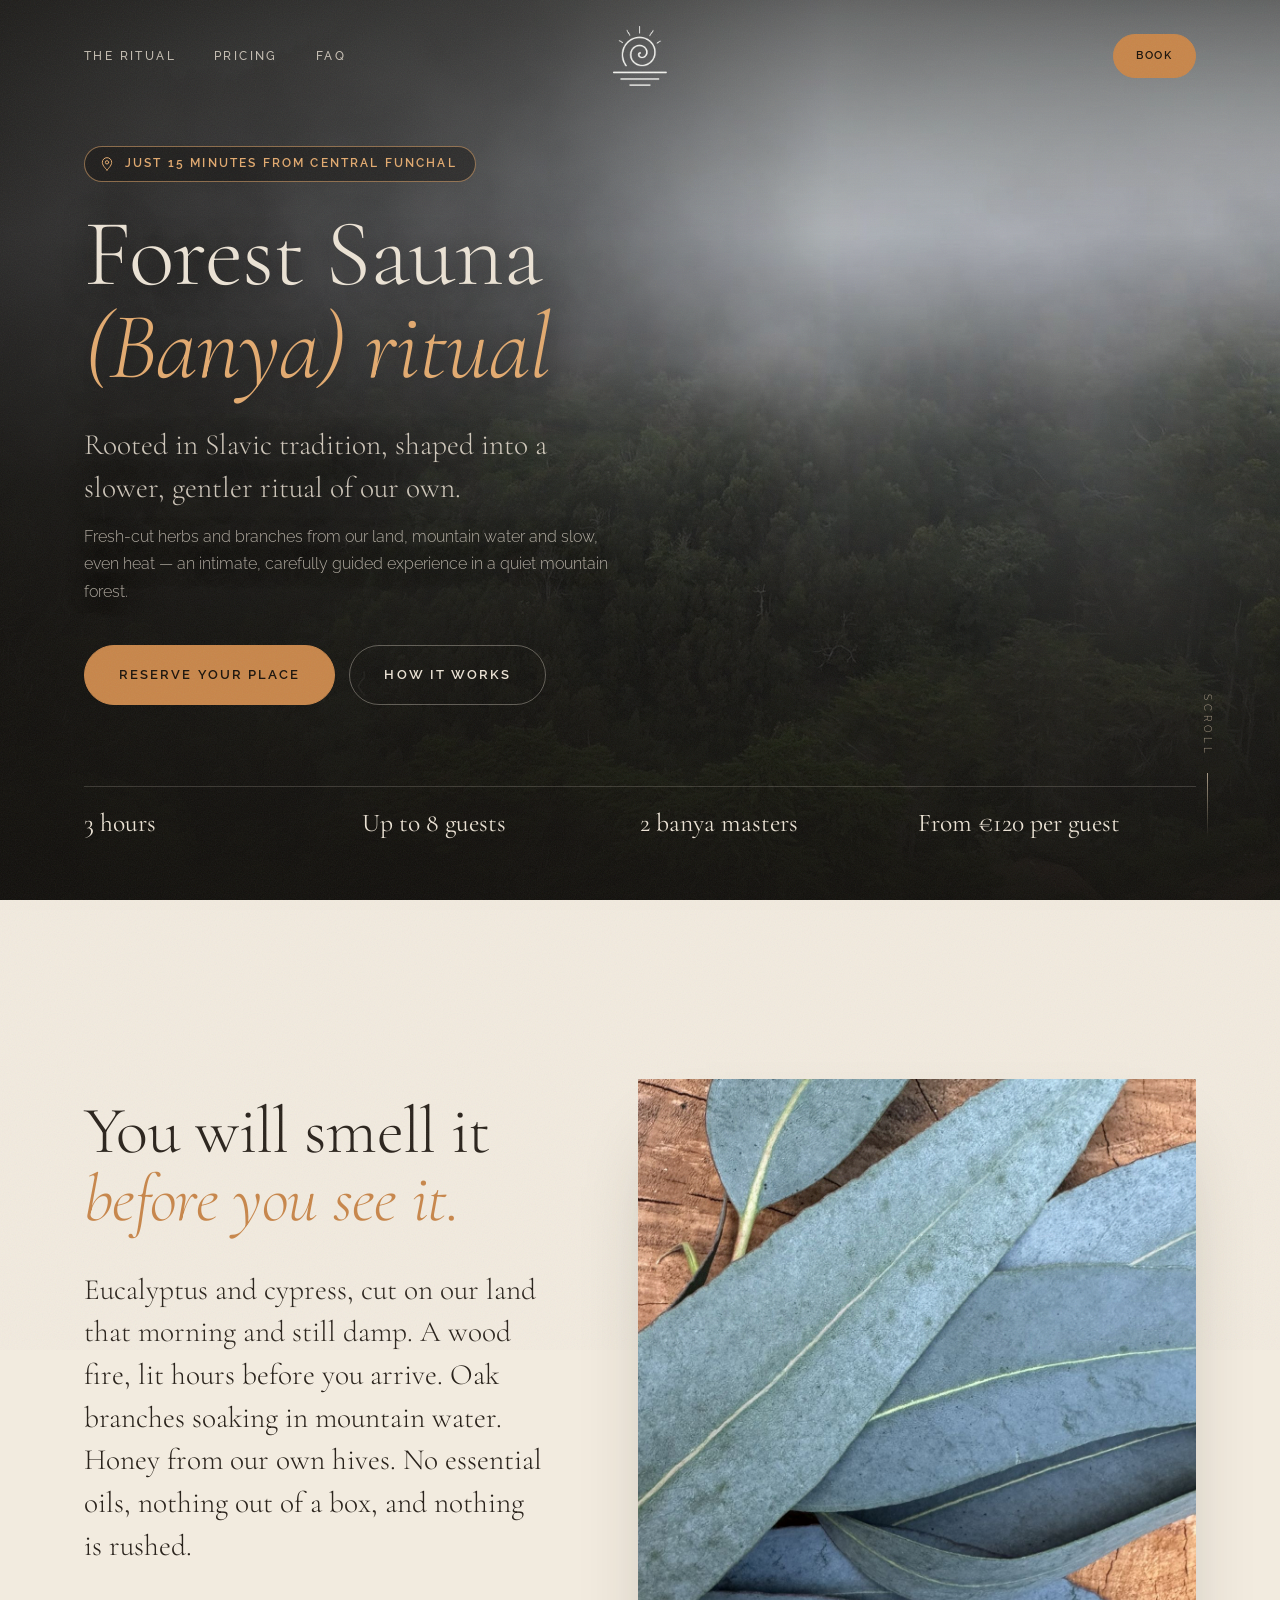
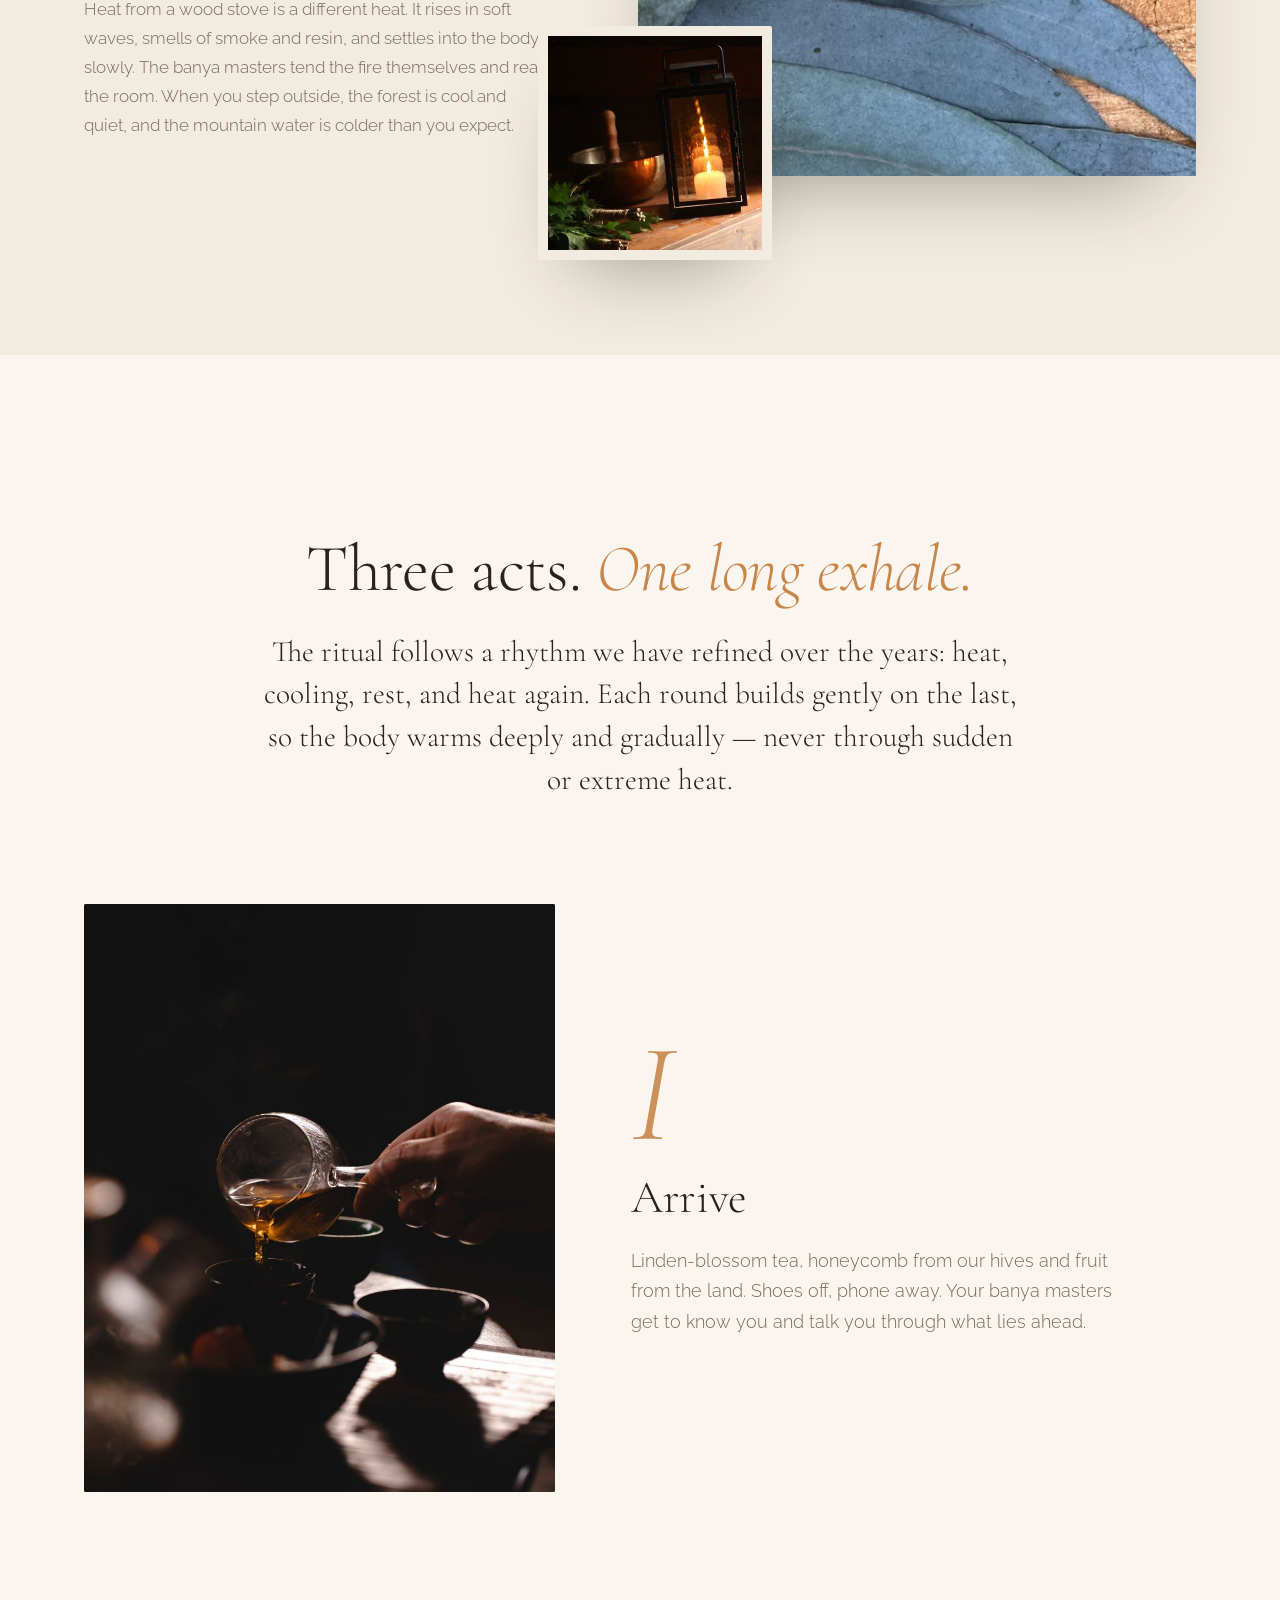
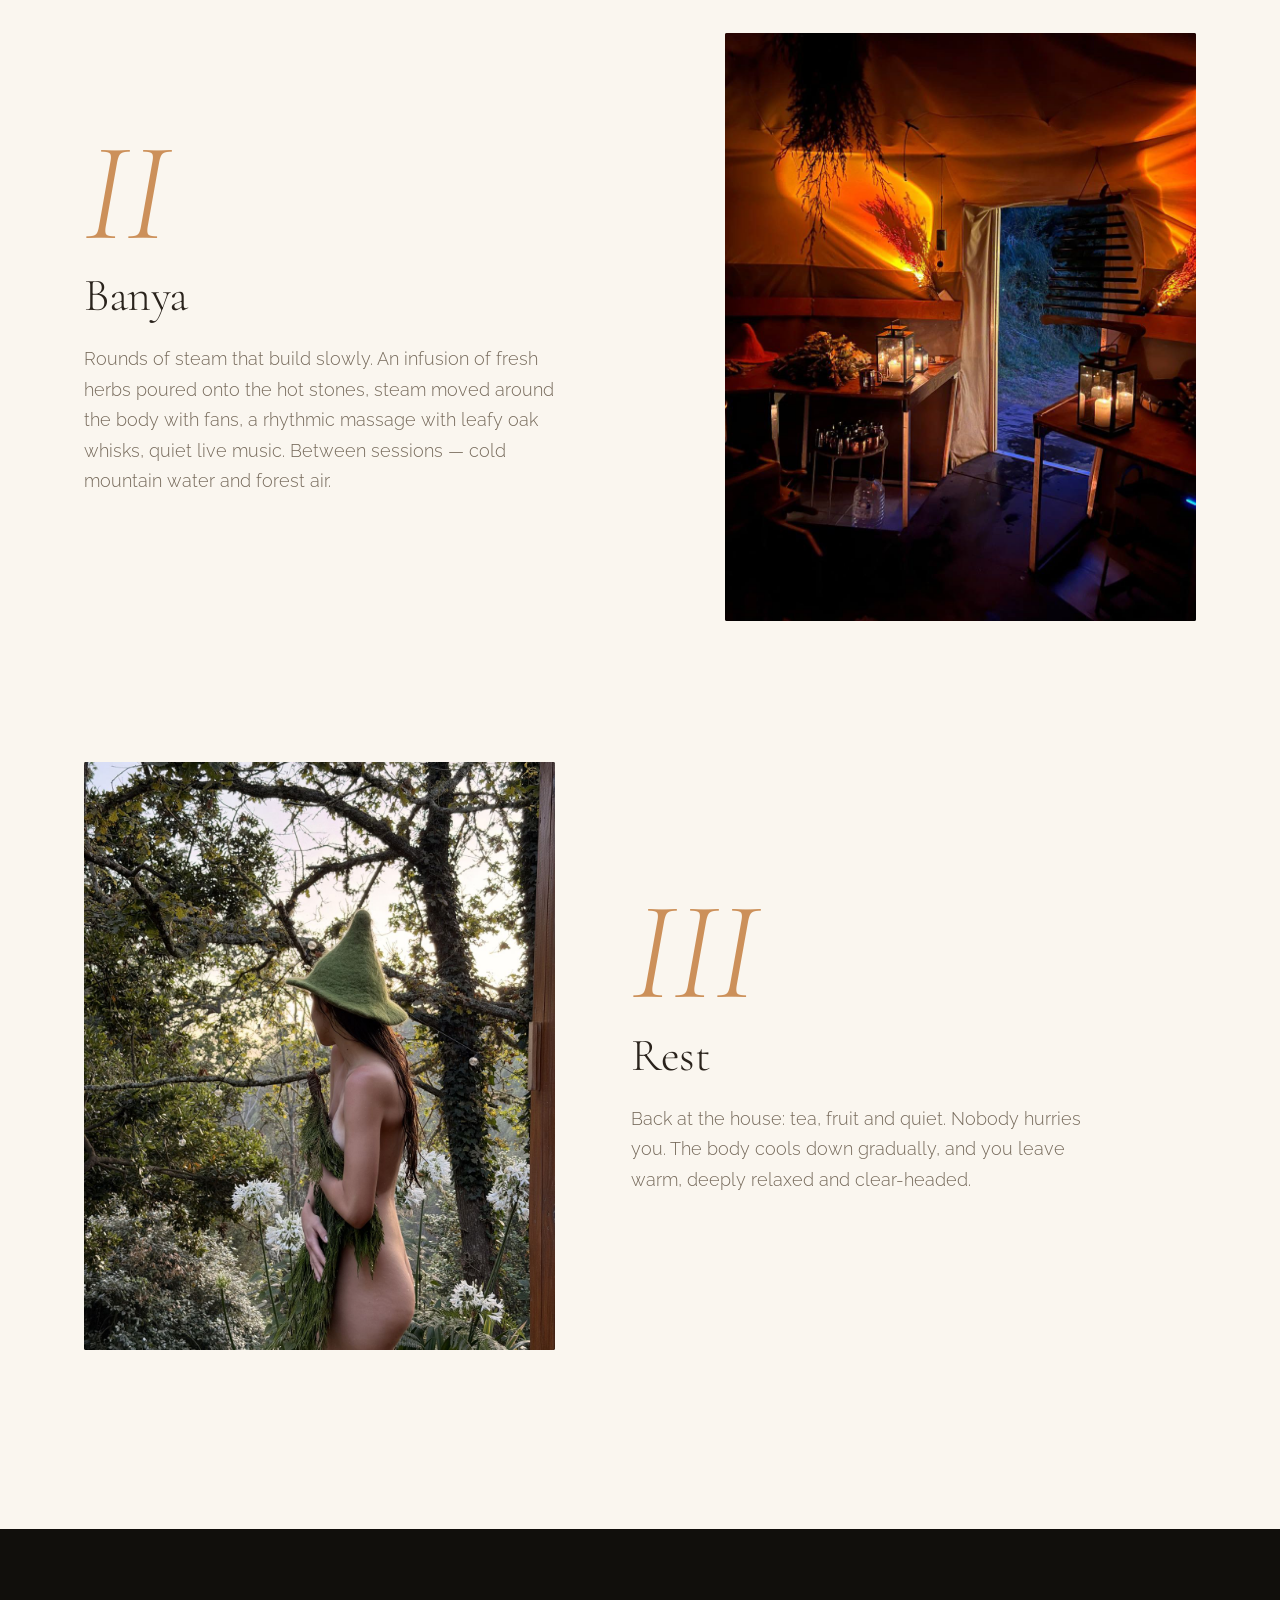
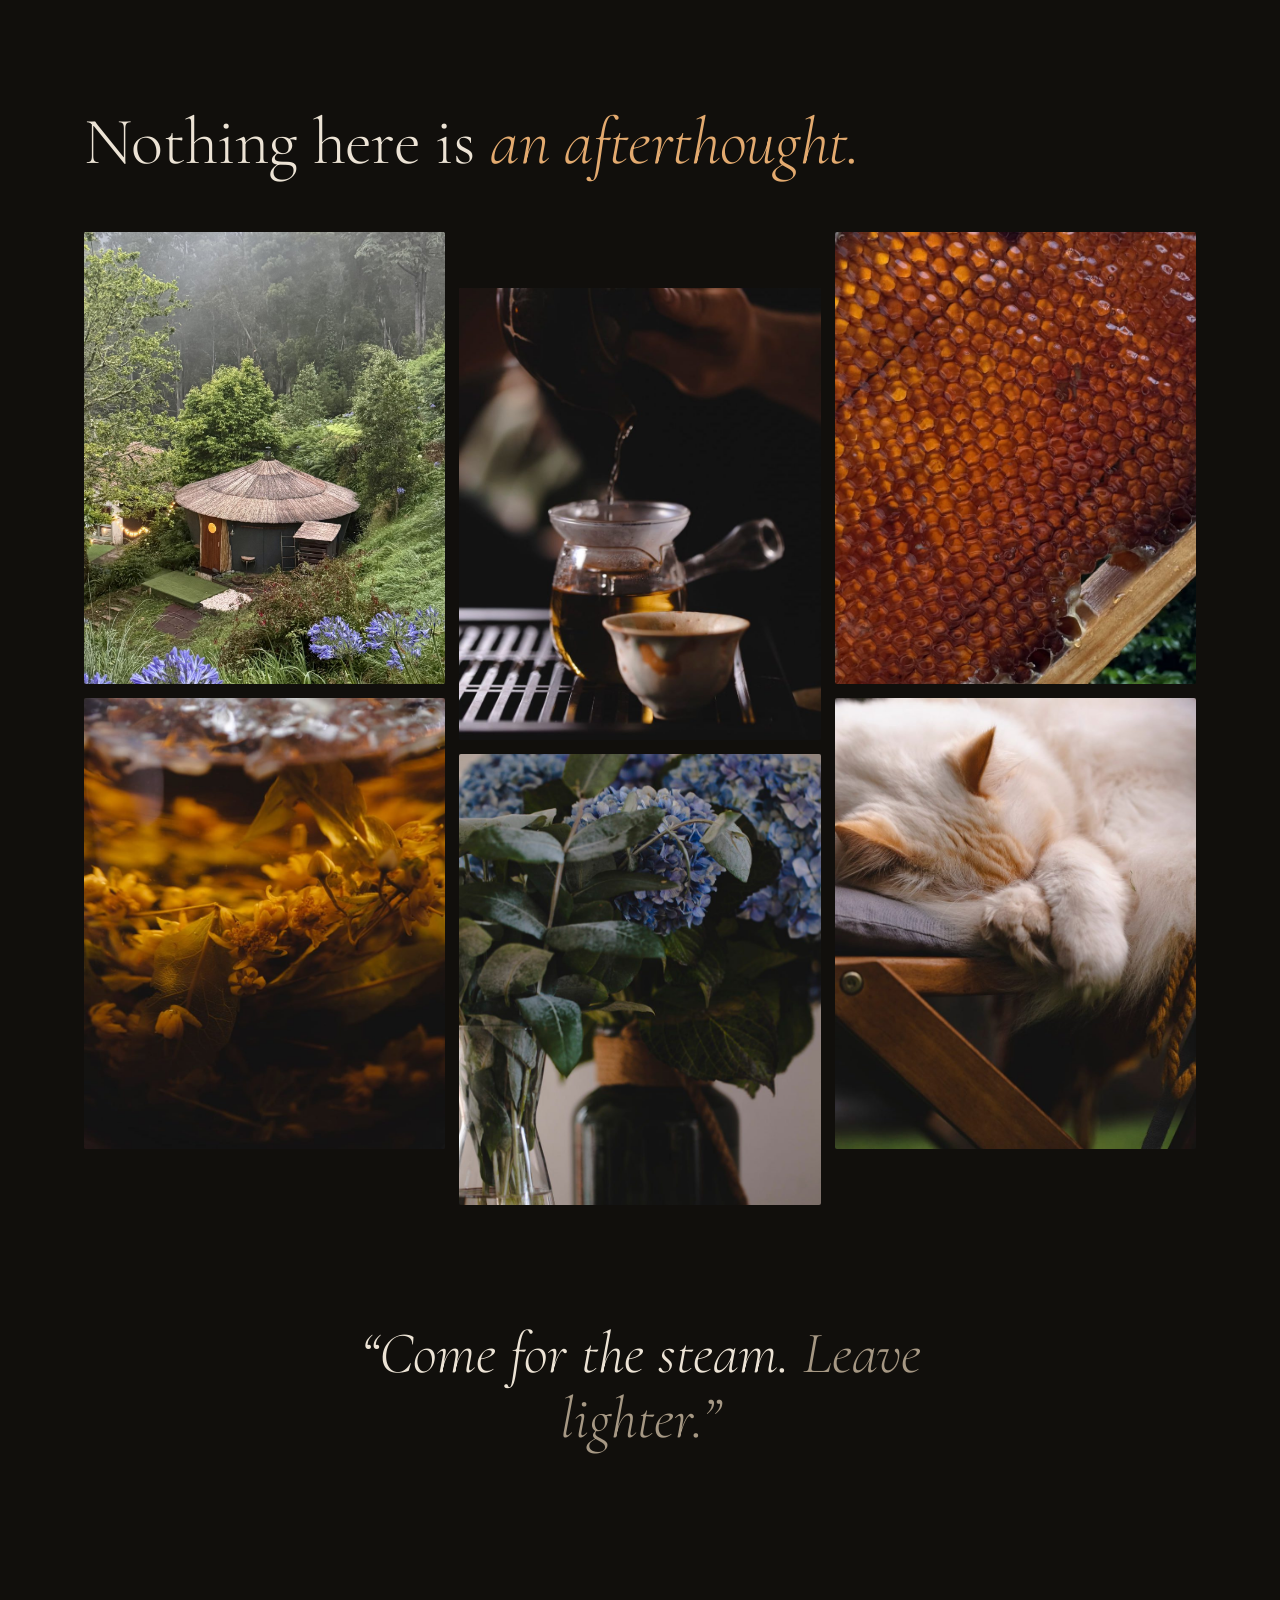
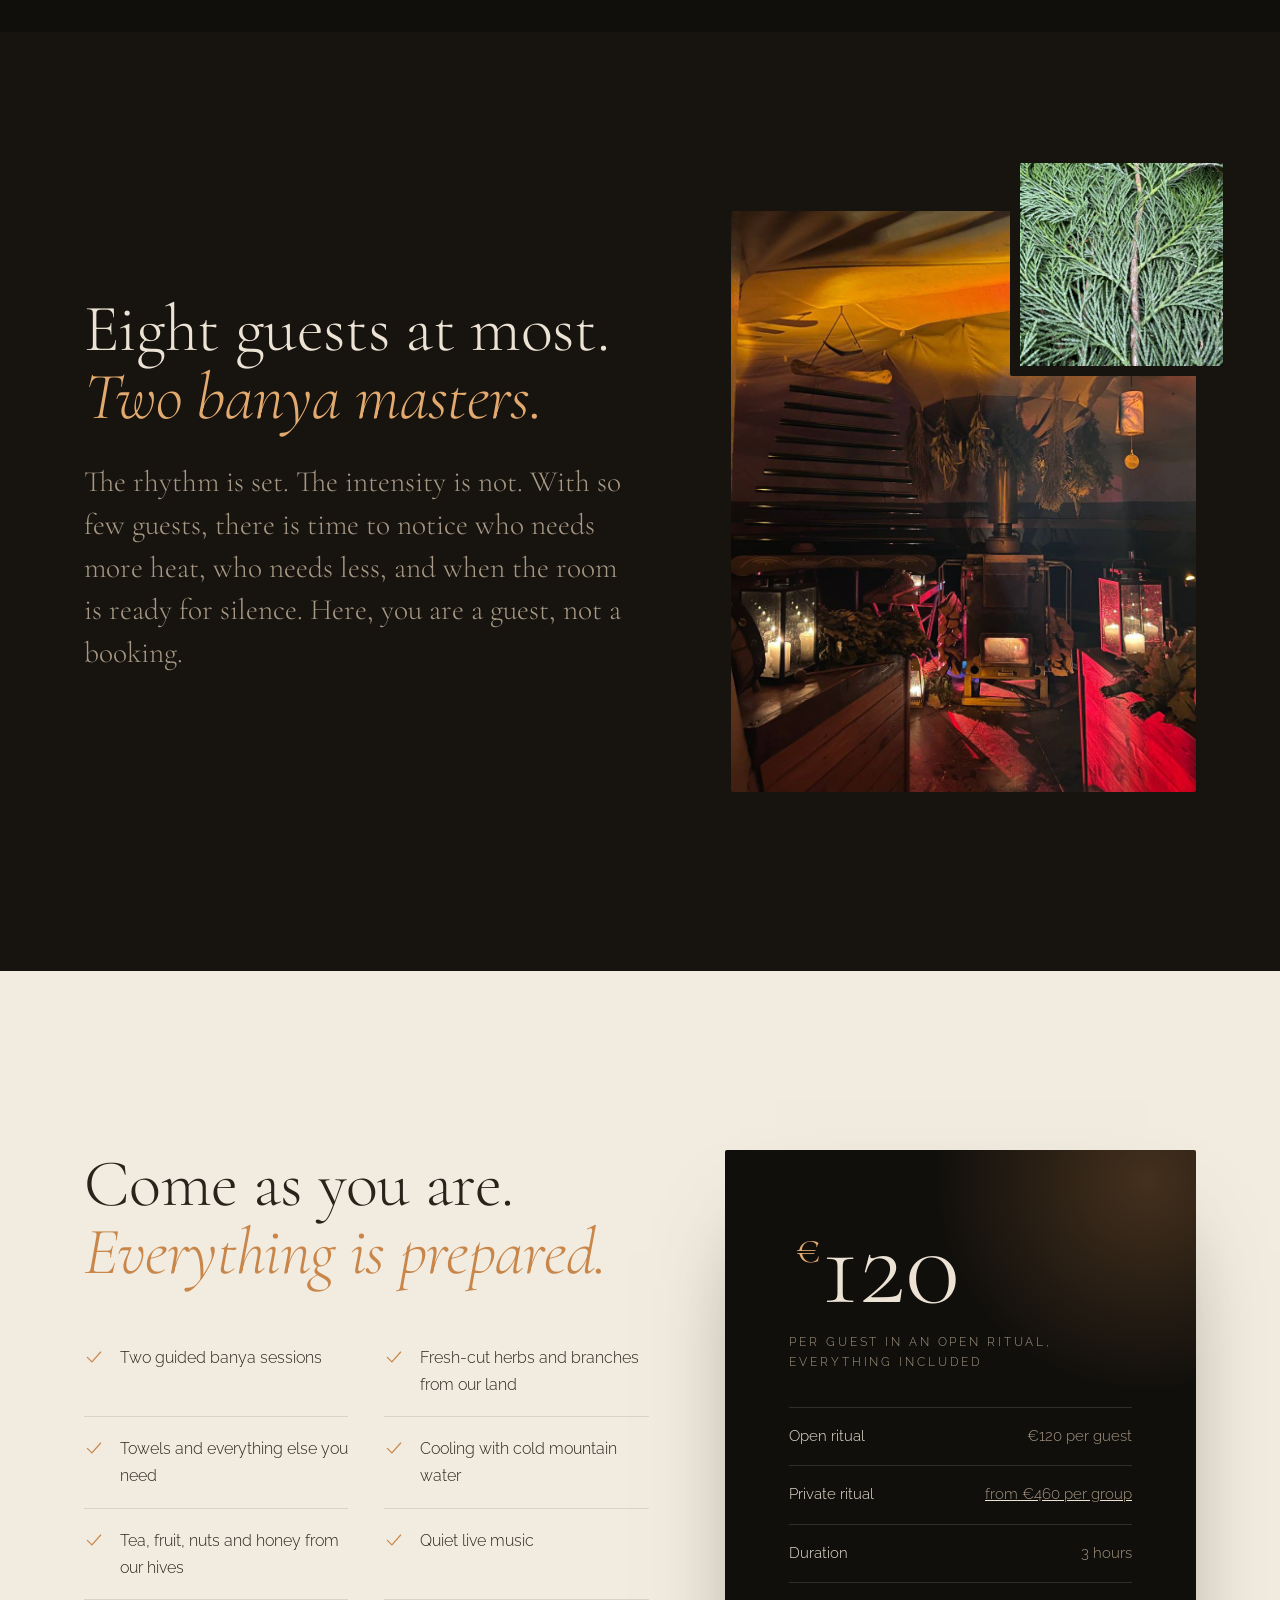
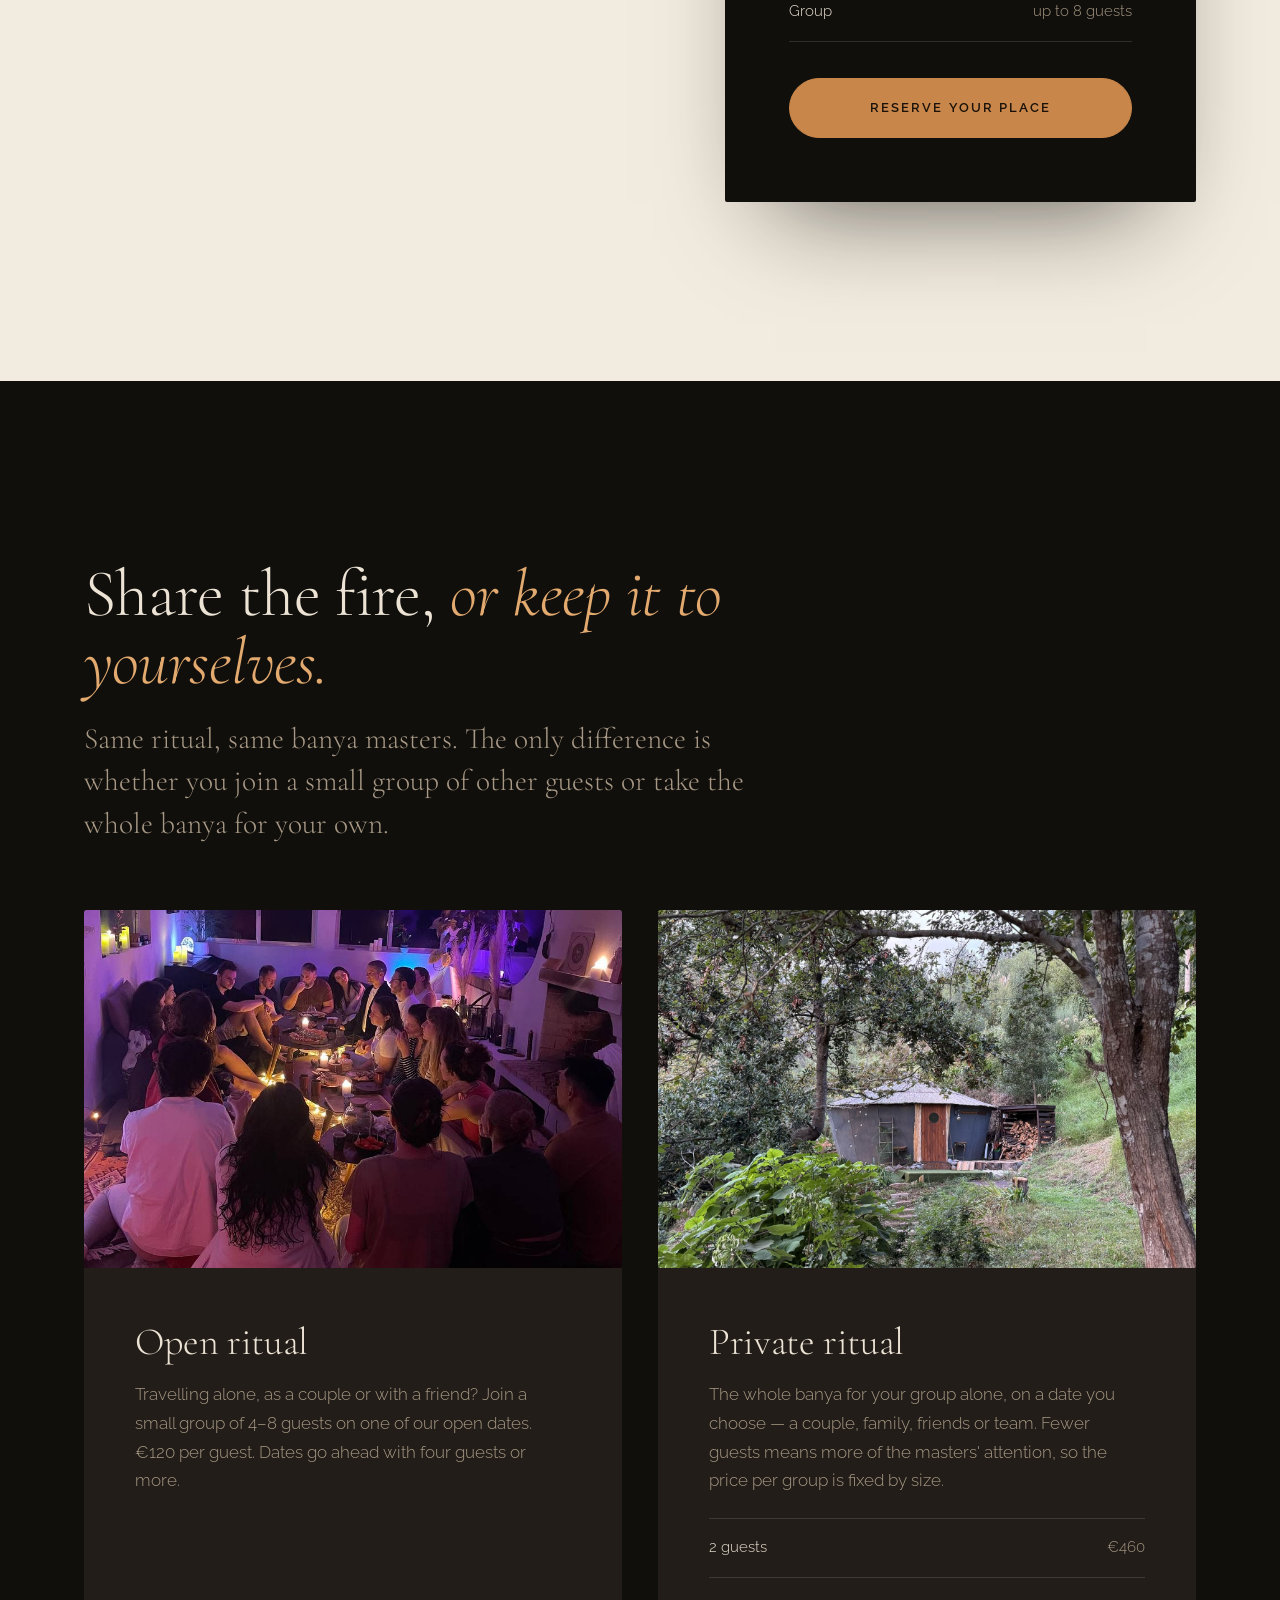
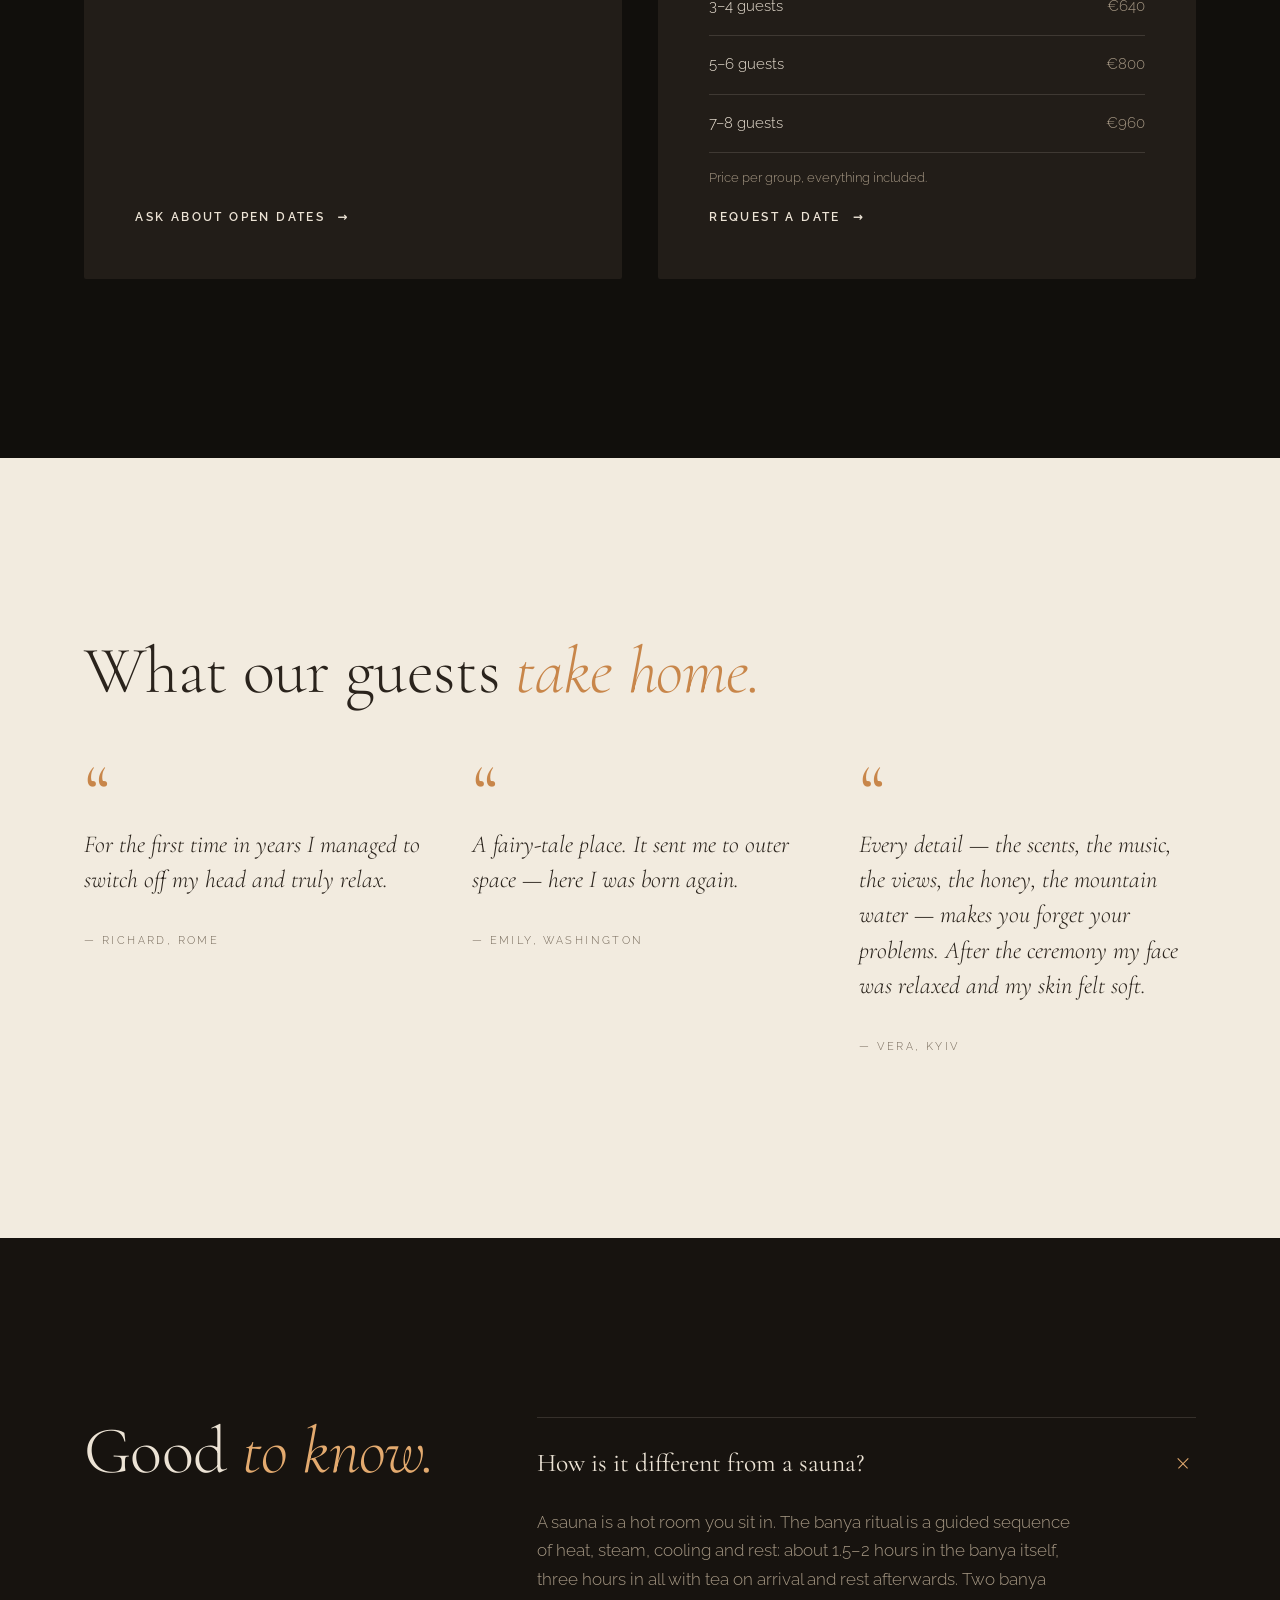
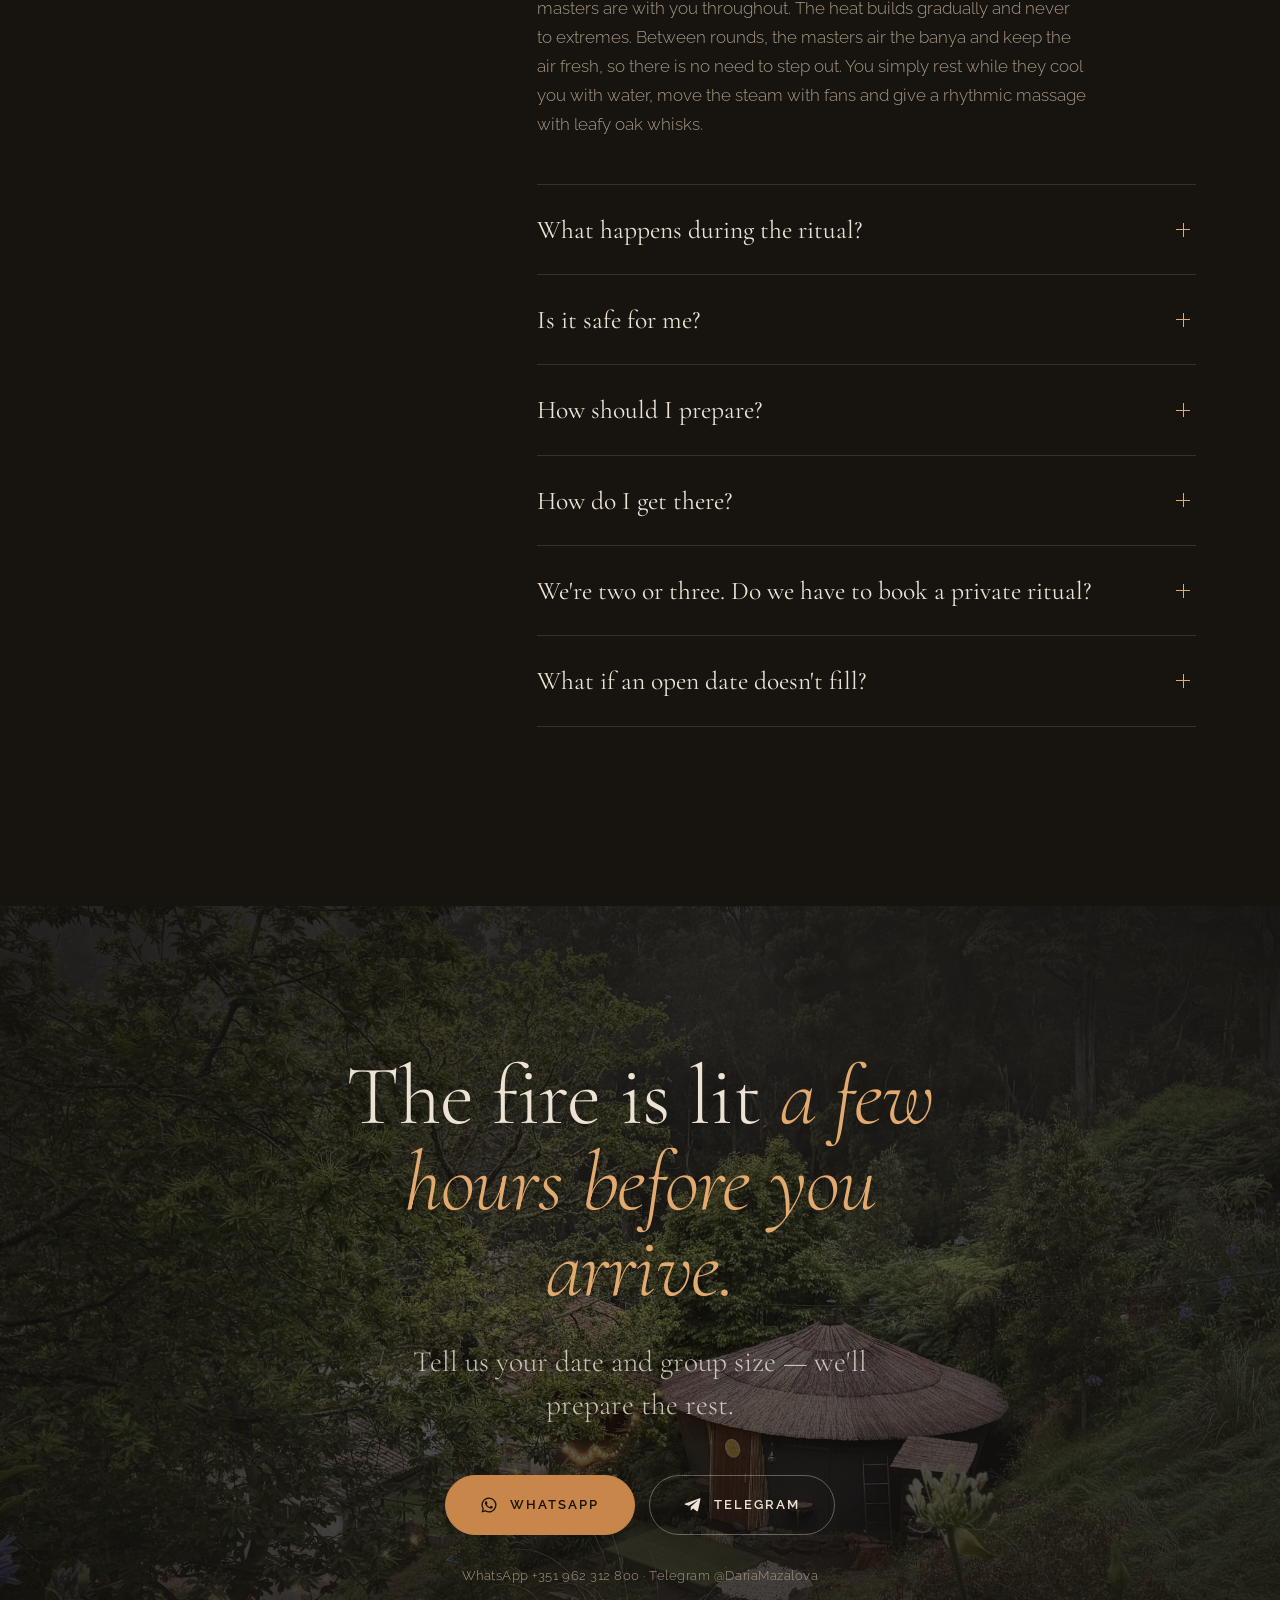
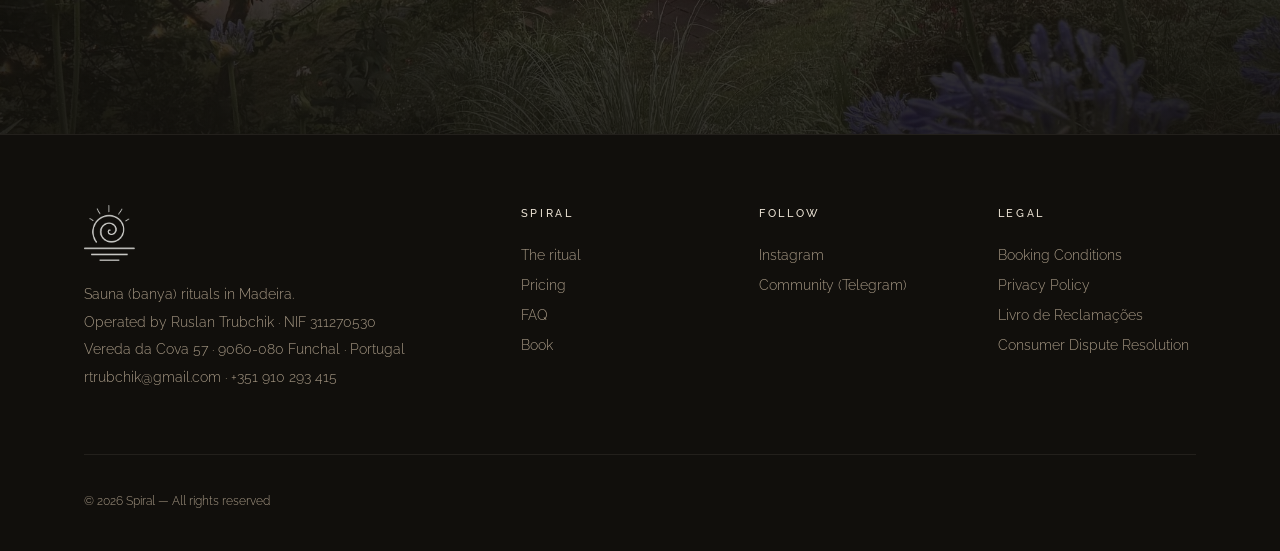
<file: g-zfy6mom5/index.html>
<!DOCTYPE html>
<html lang="en">
<head>
  <meta charset="UTF-8" />
  <meta name="viewport" content="width=device-width, initial-scale=1.0" />
  <title>Forest Sauna (Banya) ritual</title>
  <meta name="description" content="A wood-fired banya ritual in a quiet mountain forest, 15 minutes from central Funchal. Fresh-cut herbs and branches from our land, mountain water, two banya masters, no more than eight guests." />
  <meta name="theme-color" content="#14110e" />
  <meta name="robots" content="noindex, follow" />
  <link rel="canonical" href="https://www.spiralpark.com/" />
  <link rel="icon" href="../favicon/favicon.ico" sizes="48x48" />
  <link rel="icon" type="image/svg+xml" href="../favicon/favicon.svg" />
  <link rel="icon" type="image/png" sizes="96x96" href="../favicon/favicon-96x96.png" />
  <link rel="apple-touch-icon" href="../favicon/apple-touch-icon.png" />
  <link rel="manifest" href="../favicon/site.webmanifest" />
  <link rel="preload" as="image" href="../images/steam/spi-hero-poster.jpg" />
  <link rel="preconnect" href="https://fonts.googleapis.com" />
  <link rel="preconnect" href="https://fonts.gstatic.com" crossorigin />
  <link href="https://fonts.googleapis.com/css2?family=Cormorant+Garamond:ital,wght@0,300;0,400;0,500;1,300;1,400&family=Raleway:wght@300;400;500;600&display=swap" rel="stylesheet" />

  <!--
    ════════════════════════════════════════════════════════════════
    PHOTOS — how to insert
    Every dark block with class "ph" is a photo slot. Its label says
    which photo goes there and the recommended size.
    To insert a photo, put an <img> inside the slot, e.g.:

      <div class="ph ph--4x5" data-ph="02">
        <img src="../images/steam/02-hands.jpg" alt="Hands gathering eucalyptus" />
        ...labels stay, the photo covers them...
      </div>

    The image is cropped automatically (object-fit: cover).
    Export JPG, quality ~80, sRGB. Warm, low-key, natural light.
    ════════════════════════════════════════════════════════════════
  -->

  <style>
    :root {
      --ink:      #110f0c;
      --char:     #17130f;
      --smoke:    #221d18;
      --ash:      #3a322a;
      --linen:    #f2ebdf;
      --sand:     #e7dccb;
      --paper:    #faf6ef;
      --ember:    #c8864a;
      --ember-lt: #e3aa6f;
      --moss:     #6b7556;
      --text-d:   #ece3d5;   /* text on dark */
      --muted-d:  #a69884;
      --text-l:   #2a231c;   /* text on light */
      --muted-l:  #75695a;

      --serif: "Cormorant Garamond", "Times New Roman", serif;
      --sans:  "Raleway", system-ui, sans-serif;

      --wrap: 1240px;
      --gutter: clamp(20px, 5vw, 64px);
      --ease: cubic-bezier(.22,.61,.36,1);
    }

    *, *::before, *::after { box-sizing: border-box; }
    html { scroll-behavior: smooth; -webkit-text-size-adjust: 100%; }
    section[id] { scroll-margin-top: 72px; }
    body {
      margin: 0;
      background: var(--ink);
      color: var(--text-d);
      font-family: var(--sans);
      font-weight: 300;
      font-size: 17px;
      line-height: 1.7;
      -webkit-font-smoothing: antialiased;
      overflow-x: hidden;
    }
    img { display: block; max-width: 100%; }
    a { color: inherit; }

    /* Film grain over the whole page — the "hand-made" texture */
    body::after {
      content: "";
      position: fixed; inset: -50%;
      pointer-events: none; z-index: 100;
      opacity: .07;
      background-image: url("data:image/svg+xml,%3Csvg xmlns='http://www.w3.org/2000/svg' width='200' height='200'%3E%3Cfilter id='n'%3E%3CfeTurbulence type='fractalNoise' baseFrequency='.85' numOctaves='3' stitchTiles='stitch'/%3E%3C/filter%3E%3Crect width='100%25' height='100%25' filter='url(%23n)'/%3E%3C/svg%3E");
    }

    .wrap { width: 100%; max-width: var(--wrap); margin: 0 auto; padding: 0 var(--gutter); }

    /* ── Type ─────────────────────────────────────────── */
    .eyebrow {
      font-family: var(--sans);
      font-size: 11px; font-weight: 500;
      letter-spacing: .32em; text-transform: uppercase;
      color: var(--ember-lt);
      display: inline-flex; align-items: center; gap: 14px;
      margin: 0 0 28px;
    }
    .eyebrow::before { content: ""; width: 34px; height: 1px; background: currentColor; opacity: .7; }
    .light .eyebrow { color: var(--ember); }

    h1, h2, h3 { font-family: var(--serif); font-weight: 300; margin: 0; letter-spacing: -.01em; }
    h1 { font-size: clamp(46px, 7.4vw, 104px); line-height: .98; }
    h2 { font-size: clamp(38px, 5.2vw, 72px); line-height: 1.02; }
    h3 { font-size: clamp(26px, 2.6vw, 34px); line-height: 1.15; font-weight: 400; }
    em, .it { font-style: italic; }
    h1 em, h2 em { color: var(--ember-lt); }
    .light h2 em { color: var(--ember); }
    .lead {
      font-family: var(--serif);
      font-size: clamp(22px, 2.3vw, 30px);
      line-height: 1.45; font-weight: 300;
    }
    p { margin: 0 0 1.1em; }
    .muted { color: var(--muted-d); }
    .light .muted { color: var(--muted-l); }

    /* ── Buttons ──────────────────────────────────────── */
    .btn {
      --bg: var(--ember); --fg: #1a120a;
      display: inline-flex; align-items: center; justify-content: center; gap: 12px;
      padding: 18px 34px;
      border-radius: 999px;
      background: var(--bg); color: var(--fg);
      font-family: var(--sans); font-size: 13px; font-weight: 600;
      letter-spacing: .16em; text-transform: uppercase; text-decoration: none;
      border: 1px solid var(--bg);
      transition: background .4s var(--ease), color .4s var(--ease), transform .4s var(--ease), border-color .4s var(--ease);
      white-space: nowrap;
    }
    .btn:hover { background: var(--ember-lt); border-color: var(--ember-lt); transform: translateY(-2px); }
    .btn svg { width: 18px; height: 18px; flex: none; }
    .btn--ghost { --bg: transparent; --fg: var(--text-d); border-color: rgba(236,227,213,.35); }
    .btn--ghost:hover { background: rgba(236,227,213,.08); border-color: var(--text-d); }
    .light .btn--ghost { --fg: var(--text-l); border-color: rgba(42,35,28,.3); }
    .light .btn--ghost:hover { background: rgba(42,35,28,.05); border-color: var(--text-l); }

    /* ── Photo placeholder ────────────────────────────── */
    .ph {
      position: relative; overflow: hidden;
      background:
        radial-gradient(120% 90% at 30% 20%, rgba(200,134,74,.10), transparent 60%),
        linear-gradient(160deg, #26201a, #15110d);
      border-radius: 2px;
      color: rgba(236,227,213,.55);
      isolation: isolate;
    }
    .ph::before { /* thin inner frame */
      content: ""; position: absolute; inset: 14px;
      border: 1px dashed rgba(236,227,213,.14);
      pointer-events: none; z-index: 0;
    }
    .ph-label {
      position: absolute; left: 28px; right: 28px; bottom: 26px; z-index: 0;
      font-family: var(--sans); font-size: 11px; line-height: 1.6; letter-spacing: .06em;
    }
    .ph-label b {
      display: block; font-weight: 600; letter-spacing: .22em; text-transform: uppercase;
      color: var(--ember-lt); margin-bottom: 6px; font-size: 10px;
    }
    .ph-label span { display: block; opacity: .75; }
    .ph img, .ph video { position: absolute; inset: 0; width: 100%; height: 100%; object-fit: cover; z-index: 1; }
    @media (max-width: 720px) {
      .hero > .ph .ph-label, .final > .ph .ph-label { top: 84px; bottom: auto; left: 28px; right: 28px; text-align: left; }
      .hero > .ph .ph-label span, .final > .ph .ph-label span,
      .ph-small .ph-label span, .ph-stack .ph:last-child .ph-label span { display: none; }
      .ph-small .ph-label, .ph-stack .ph:last-child .ph-label { left: 18px; right: 18px; bottom: 16px; }
    }
    .ph--16x9 { aspect-ratio: 16/9; }
    .ph--3x2  { aspect-ratio: 3/2; }
    .ph--4x5  { aspect-ratio: 4/5; }
    .ph--1x1  { aspect-ratio: 1/1; }
    .ph--2x3  { aspect-ratio: 2/3; }

    /* ── Reveal ───────────────────────────────────────── */
    .js .rv { opacity: 0; transform: translateY(28px); transition: opacity 1.2s var(--ease), transform 1.2s var(--ease); }
    .js .rv.in { opacity: 1; transform: none; }
    .js .rv.d1 { transition-delay: .12s; } .js .rv.d2 { transition-delay: .24s; } .js .rv.d3 { transition-delay: .36s; }
    @media (prefers-reduced-motion: reduce) { .js .rv { opacity: 1; transform: none; transition: none; } .steam i { animation: none !important; } }

    /* ── Nav ──────────────────────────────────────────── */
    .nav {
      position: fixed; inset: 0 0 auto; z-index: 50;
      transition: background .5s var(--ease), backdrop-filter .5s, padding .5s var(--ease), border-color .5s;
      padding: 26px 0;
      border-bottom: 1px solid transparent;
    }
    .nav.scrolled {
      background: rgba(17,15,12,.78);
      backdrop-filter: blur(14px); -webkit-backdrop-filter: blur(14px);
      padding: 14px 0;
      border-color: rgba(236,227,213,.07);
    }
    .nav .wrap { display: grid; grid-template-columns: 1fr auto 1fr; align-items: center; gap: 24px; }
    .brand { display: flex; align-items: center; justify-content: center; text-decoration: none; }
    .nav-right { display: flex; justify-content: flex-end; }
    .brand img { height: 60px; width: auto; filter: invert(1) sepia(.25) brightness(.95); transition: height .5s var(--ease); }
    .nav.scrolled .brand img { height: 46px; }
    @media (max-width: 720px) { .brand img { height: 50px; } .nav.scrolled .brand img { height: 40px; } }
    .nav-links { display: flex; align-items: center; gap: 38px; }
    .nav-links a:not(.btn) {
      text-decoration: none; font-size: 12px; letter-spacing: .2em; text-transform: uppercase;
      font-weight: 500; color: var(--text-d); opacity: .8; transition: opacity .3s;
    }
    .nav-links a:not(.btn):hover { opacity: 1; }
    .nav .btn { padding: 12px 22px; font-size: 11px; }
    @media (max-width: 860px) { .nav .wrap { grid-template-columns: minmax(0,1fr) auto minmax(0,1fr); } .nav-links { visibility: hidden; overflow: hidden; } }

    /* ── Hero ─────────────────────────────────────────── */
    .hero {
      position: relative; min-height: 100vh; min-height: 100svh;
      display: flex; align-items: flex-end;
      padding: 140px 0 clamp(40px, 7vh, 80px);
      overflow: hidden;
    }
    .hero > .ph {
      position: absolute; inset: 0; border-radius: 0;
    }
    .hero > .ph::before { inset: 22px; }
    .hero > .ph .ph-label { left: auto; right: 44px; bottom: auto; top: 110px; text-align: right; max-width: 300px; }
    .hero::after { /* legibility gradient over photo */
      content: ""; position: absolute; inset: 0; z-index: 2; pointer-events: none;
      background:
        linear-gradient(180deg, rgba(17,15,12,.6) 0%, rgba(17,15,12,0) 26%),
        linear-gradient(90deg, rgba(17,15,12,.82) 0%, rgba(17,15,12,.5) 38%, rgba(17,15,12,0) 65%),
        linear-gradient(0deg, rgba(17,15,12,.95) 0%, rgba(17,15,12,.55) 32%, rgba(17,15,12,0) 60%);
    }
    .hero > .ph img, .hero > .ph video { object-position: 50% 50%; }
    @media (prefers-reduced-motion: reduce) { .hero > .ph video { display: none; } .hero > .ph { background: url("../images/steam/spi-hero-poster.jpg") center/cover; } }
    .final > .ph img { object-position: 60% 50%; }
    .hero h1, .hero .lead { text-shadow: 0 2px 30px rgba(17,15,12,.55); }
    @media (max-width: 720px) {
      .hero::after { background: linear-gradient(180deg, rgba(17,15,12,.55) 0%, rgba(17,15,12,.2) 25%, rgba(17,15,12,.75) 55%, rgba(17,15,12,.96) 100%); }
    }
    .hero .wrap { position: relative; z-index: 3; }
    .hero h1 { max-width: 13ch; margin-bottom: 30px; }
    .loc {
      display: inline-flex; align-items: center; gap: 10px; margin: 0 0 26px;
      padding: 9px 18px 9px 14px; border-radius: 999px;
      border: 1px solid rgba(227,170,111,.55); background: rgba(17,15,12,.45);
      backdrop-filter: blur(8px); -webkit-backdrop-filter: blur(8px);
      color: var(--ember-lt); font-size: 12px; font-weight: 600; letter-spacing: .18em; text-transform: uppercase; line-height: 1.3;
    }
    .loc svg { width: 16px; height: 16px; flex: none; }
    .hero .lead { max-width: 34ch; color: rgba(236,227,213,.86); margin-bottom: 44px; }
    .hero .lead:has(+ .hero-sub) { margin-bottom: 14px; }
    .hero-sub { max-width: 54ch; font-size: 16px; margin-bottom: 40px; color: rgba(236,227,213,.72); text-shadow: 0 2px 20px rgba(17,15,12,.6); }
    .hero-cta { display: flex; flex-wrap: wrap; gap: 14px; margin-bottom: clamp(48px, 9vh, 96px); }
    .facts {
      display: grid; grid-template-columns: repeat(4, 1fr);
      border-top: 1px solid rgba(236,227,213,.18);
    }
    .facts div { padding: 22px 24px 0 0; }
    .facts b { font-size: clamp(20px, 2vw, 26px) !important; }
    .facts b { display: block; font-family: var(--serif); font-weight: 400; font-size: clamp(24px, 2.4vw, 32px); line-height: 1.1; color: var(--text-d); }
    .facts span { font-size: 11px; letter-spacing: .2em; text-transform: uppercase; color: var(--muted-d); }
    @media (max-width: 720px) { .facts { grid-template-columns: repeat(2, 1fr); row-gap: 8px; } }

    /* Drifting steam — alive even before the photo is in */
    .steam { position: absolute; inset: 0; z-index: 2; pointer-events: none; overflow: hidden; }
    .steam i {
      position: absolute; bottom: -30%; width: 60vw; height: 60vw; border-radius: 50%;
      background: radial-gradient(closest-side, rgba(236,227,213,.10), transparent);
      filter: blur(30px);
      animation: rise 22s linear infinite;
    }
    .steam i:nth-child(1) { left: -10%; animation-duration: 26s; }
    .steam i:nth-child(2) { left: 30%;  animation-duration: 19s; animation-delay: -8s; width: 45vw; height: 45vw; }
    .steam i:nth-child(3) { left: 60%;  animation-duration: 30s; animation-delay: -14s; }
    @keyframes rise {
      0%   { transform: translate3d(0, 0, 0) scale(.8); opacity: 0; }
      20%  { opacity: 1; }
      100% { transform: translate3d(8vw, -120vh, 0) scale(1.3); opacity: 0; }
    }

    .scroll-cue {
      position: absolute; z-index: 3; right: var(--gutter); bottom: clamp(40px, 7vh, 80px);
      writing-mode: vertical-rl; font-size: 10px; letter-spacing: .4em; text-transform: uppercase;
      color: var(--muted-d); text-decoration: none; display: flex; align-items: center; gap: 16px;
    }
    .scroll-cue::after { content: ""; width: 1px; height: 64px; background: linear-gradient(var(--muted-d), transparent); }
    @media (max-width: 720px) { .scroll-cue { display: none; } }

    /* ── Sections ─────────────────────────────────────── */
    .sec { padding: clamp(96px, 14vw, 180px) 0; position: relative; }
    .light { background: var(--linen); color: var(--text-l); }
    .paper { background: var(--paper); }
    .dark2 { background: var(--char); }

    /* Hand-drawn divider (a single imperfect brush line) */
    .brush { display: block; width: 120px; height: 14px; color: var(--ember); margin: 0 0 36px; }

    /* Manifesto */
    .manifesto .wrap { display: grid; grid-template-columns: 5fr 6fr; gap: clamp(40px, 7vw, 110px); align-items: center; }
    .manifesto h2 { margin-bottom: 36px; }
    .manifesto .lead { color: var(--text-l); margin-bottom: 28px; }
    .manifesto .ph { box-shadow: 0 40px 80px -40px rgba(42,35,28,.45); }
    .manifesto .ph-wrap { position: relative; }
    .manifesto .ph-small {
      position: absolute; width: 42%; left: -18%; bottom: -12%;
      border: 10px solid var(--linen);
    }
    .signature { font-family: var(--serif); font-style: italic; font-size: 22px; color: var(--muted-l); margin-top: 30px; }
    @media (max-width: 900px) {
      .manifesto .wrap { grid-template-columns: 1fr; }
      .manifesto .ph-small { left: auto; right: -4%; bottom: -10%; width: 44%; }
      .manifesto .ph-wrap { margin: 0 4% 40px 0; }
    }

    /* Elements */
    .elements-head { display: grid; grid-template-columns: 1fr 1fr; gap: 40px; align-items: end; margin-bottom: clamp(56px, 8vw, 96px); }
    .elements-head p { max-width: 46ch; }
    .elements { display: grid; grid-template-columns: repeat(3, 1fr); border-top: 1px solid rgba(236,227,213,.12); border-left: 1px solid rgba(236,227,213,.12); }
    .el { padding: clamp(32px, 4vw, 52px); border-right: 1px solid rgba(236,227,213,.12); border-bottom: 1px solid rgba(236,227,213,.12); transition: background .6s var(--ease); }
    .el:hover { background: rgba(200,134,74,.05); }
    .el svg { width: 44px; height: 44px; color: var(--ember-lt); margin-bottom: 30px; stroke-width: 1.1; }
    .el h3 { margin-bottom: 12px; }
    .el p { color: var(--muted-d); font-size: 15.5px; margin: 0; }
    .el .n { font-family: var(--serif); font-style: italic; font-size: 15px; color: var(--muted-d); float: right; }
    @media (max-width: 900px) { .elements-head { grid-template-columns: 1fr; } .elements { grid-template-columns: 1fr 1fr; } }
    @media (max-width: 560px) { .elements { grid-template-columns: 1fr; } }

    /* Ritual (3 acts) */
    .ritual-intro { text-align: center; max-width: 760px; margin: 0 auto clamp(64px, 8vw, 110px); }
    .ritual-intro .eyebrow { justify-content: center; }
    .ritual-intro .eyebrow::after { content: ""; width: 34px; height: 1px; background: currentColor; opacity: .7; }
    .ritual-intro h2 { margin-bottom: 26px; }
    .ritual-intro .lead { max-width: 60ch; margin: 28px auto 0; }
    .ritual-intro .muted { max-width: 60ch; margin: 8px auto 0; }
    .act { display: grid; grid-template-columns: 5fr 6fr; gap: clamp(36px, 6vw, 96px); align-items: center; }
    .act + .act { margin-top: clamp(80px, 11vw, 150px); }
    .act:nth-child(even) { grid-template-columns: 6fr 5fr; }
    .act:nth-child(even) .act-media { order: 2; }
    .act h3 + p { font-size: 18px; }
    .act-num {
      font-family: var(--serif); font-style: italic; font-weight: 300;
      font-size: clamp(90px, 11vw, 150px); line-height: .8; color: var(--ember);
      opacity: .9; margin-bottom: 20px; display: block;
    }
    .act-time { font-size: 11px; letter-spacing: .26em; text-transform: uppercase; color: var(--muted-l); margin-bottom: 16px; display: block; }
    .act h3 { font-size: clamp(34px, 3.6vw, 50px); font-weight: 300; margin-bottom: 22px; }
    .act p { color: var(--muted-l); max-width: 44ch; }
    .act ul { list-style: none; padding: 0; margin: 26px 0 0; border-top: 1px solid rgba(42,35,28,.14); }
    .act li { padding: 12px 0; border-bottom: 1px solid rgba(42,35,28,.14); font-size: 15px; display: flex; gap: 14px; }
    .act li::before { content: "—"; color: var(--ember); }
    @media (max-width: 900px) {
      .act, .act:nth-child(even) { grid-template-columns: 1fr; }
      .act:nth-child(even) .act-media { order: 0; }
    }

    /* Hand-made gallery */
    .gallery-head { display: flex; justify-content: space-between; align-items: end; gap: 40px; flex-wrap: wrap; margin-bottom: 56px; }
    .gallery-head p { max-width: 40ch; margin: 0; }
    .gallery { display: grid; grid-template-columns: repeat(3, 1fr); gap: 14px; align-items: start; }
    .gallery .ph { aspect-ratio: 4/5; }
    .gallery { padding-bottom: 56px; }
    .gallery .ph:nth-child(3n+2) { transform: translateY(56px); }
    .js .gallery .rv:nth-child(3n+2):not(.in) { transform: translateY(84px); }
    .quote-band { margin-top: clamp(72px, 9vw, 120px); text-align: center; }
    .quote-band blockquote { margin: 0 auto; max-width: 22ch; font-family: var(--serif); font-weight: 300; font-style: italic; font-size: clamp(34px, 4.6vw, 62px); line-height: 1.12; }
    @media (max-width: 700px) {
      .gallery { grid-template-columns: 1fr 1fr; gap: 10px; }
      .gallery { padding-bottom: 36px; }
      .gallery .ph:nth-child(3n+2), .js .gallery .rv:nth-child(3n+2):not(.in) { transform: none; }
      .gallery .ph:nth-child(even) { transform: translateY(36px); }
    }

    /* Small by design */
    .small .wrap { display: grid; grid-template-columns: 6fr 5fr; gap: clamp(40px, 7vw, 110px); align-items: center; }
    .small h2 { margin-bottom: 30px; }
    .stats { display: grid; grid-template-columns: repeat(3, 1fr); gap: 24px; margin: 46px 0 40px; padding: 34px 0; border-top: 1px solid rgba(236,227,213,.14); border-bottom: 1px solid rgba(236,227,213,.14); }
    .stats b { display: block; font-family: var(--serif); font-weight: 300; font-size: clamp(48px, 5vw, 70px); line-height: 1; color: var(--ember-lt); }
    .stats span { font-size: 11px; letter-spacing: .2em; text-transform: uppercase; color: var(--muted-d); }
    .small .ph-stack { position: relative; }
    .small .ph-stack .ph:last-child { position: absolute; width: 48%; right: -8%; top: -10%; border: 10px solid var(--char); }
    @media (max-width: 900px) { .small .wrap { grid-template-columns: 1fr; } .small .ph-stack { order: -1; margin-right: 8%; } .small .ph-stack .ph:last-child { right: -6%; top: -6%; } }

    /* Included + price */
    .offer .wrap { display: grid; grid-template-columns: 6fr 5fr; gap: clamp(40px, 6vw, 90px); align-items: start; }
    .included h2 { margin-bottom: 40px; }
    .inc-list { list-style: none; padding: 0; margin: 0; display: grid; grid-template-columns: 1fr 1fr; column-gap: 36px; }
    .inc-list li { display: flex; gap: 16px; align-items: flex-start; padding: 18px 0; border-bottom: 1px solid rgba(42,35,28,.12); font-size: 16px; }
    .inc-list svg { width: 20px; height: 20px; flex: none; color: var(--ember); margin-top: 3px; }
    @media (max-width: 560px) { .inc-list { grid-template-columns: 1fr; } }

    .price-card {
      background: var(--ink); color: var(--text-d);
      padding: clamp(40px, 5vw, 64px);
      border-radius: 2px; position: relative; overflow: hidden;
      box-shadow: 0 50px 100px -50px rgba(17,15,12,.7);
    }
    .price-card::before {
      content: ""; position: absolute; width: 420px; height: 420px; right: -160px; top: -180px; border-radius: 50%;
      background: radial-gradient(closest-side, rgba(200,134,74,.28), transparent);
    }
    .price-card > * { position: relative; }
    .price-card .eyebrow { margin-bottom: 30px; }
    .price { font-family: var(--serif); font-weight: 300; font-size: clamp(80px, 9vw, 120px); line-height: .9; }
    .price sup { font-size: .38em; vertical-align: top; position: relative; top: .35em; margin-left: 6px; color: var(--ember-lt); }
    .per { font-size: 12px; letter-spacing: .24em; text-transform: uppercase; color: var(--muted-d); margin: 14px 0 34px; }
    .price-rows { border-top: 1px solid rgba(236,227,213,.14); margin-bottom: 36px; }
    .price-rows div { display: flex; justify-content: space-between; gap: 20px; padding: 16px 0; border-bottom: 1px solid rgba(236,227,213,.14); font-size: 15px; }
    .price-rows span:last-child { color: var(--muted-d); text-align: right; }
    .price-card .btn { width: 100%; }
    .price-note { font-size: 13px; color: var(--muted-d); margin: 22px 0 0; text-align: center; }
    @media (max-width: 900px) { .offer .wrap { grid-template-columns: 1fr; } }

    /* Formats: open & private */
    .formats-head { max-width: 720px; margin-bottom: 64px; }
    .formats-head h2 { margin-bottom: 22px; }
    .formats { display: grid; grid-template-columns: 1fr 1fr; gap: clamp(20px, 3vw, 36px); }
    .format { background: var(--smoke); border-radius: 2px; overflow: hidden; display: flex; flex-direction: column; }
    .format .body { padding: clamp(32px, 4vw, 52px); display: flex; flex-direction: column; flex: 1; }
    .format h3 { font-size: clamp(30px, 3vw, 42px); font-weight: 300; margin-bottom: 16px; }
    .format p { color: var(--muted-d); }
    .format .tag { font-size: 11px; letter-spacing: .24em; text-transform: uppercase; color: var(--ember-lt); margin-bottom: 18px; }
    .format .price-rows { margin: 4px 0 0; }
    .format .price-note { text-align: left; margin: 14px 0 0; }
    .format .link {
      margin-top: auto; padding-top: 18px; display: inline-flex; align-items: center; gap: 12px;
      font-size: 12px; letter-spacing: .2em; text-transform: uppercase; font-weight: 600; text-decoration: none; color: var(--text-d);
    }
    .format .link span { display: inline-block; transition: transform .4s var(--ease); }
    .format .link:hover span { transform: translateX(6px); }
    @media (max-width: 800px) { .formats { grid-template-columns: 1fr; } }

    /* Voices (reviews) */
    .voices { display: grid; grid-template-columns: repeat(3, 1fr); gap: clamp(28px, 4vw, 56px); margin-top: 64px; }
    .voice p { font-family: var(--serif); font-size: clamp(21px, 1.9vw, 25px); line-height: 1.45; font-style: italic; color: var(--text-l); }
    .voice cite { font-style: normal; font-size: 11px; letter-spacing: .22em; text-transform: uppercase; color: var(--muted-l); }
    .voice .mark { font-family: var(--serif); font-size: 80px; line-height: .6; color: var(--ember); display: block; margin-bottom: 10px; }
    .voice--todo p { color: var(--muted-l); }
    @media (max-width: 900px) { .voices { grid-template-columns: 1fr; } }

    /* FAQ */
    .faq .wrap { display: grid; grid-template-columns: 4fr 7fr; gap: clamp(40px, 6vw, 100px); }
    details { border-bottom: 1px solid rgba(236,227,213,.14); }
    details:first-of-type { border-top: 1px solid rgba(236,227,213,.14); }
    summary {
      list-style: none; cursor: pointer; padding: 28px 50px 28px 0; position: relative;
      font-family: var(--serif); font-size: clamp(22px, 2vw, 27px); font-weight: 400; line-height: 1.3;
    }
    summary::-webkit-details-marker { display: none; }
    summary::after {
      content: ""; position: absolute; right: 6px; top: 50%; width: 14px; height: 14px; margin-top: -7px;
      background:
        linear-gradient(var(--ember-lt), var(--ember-lt)) center/14px 1px no-repeat,
        linear-gradient(var(--ember-lt), var(--ember-lt)) center/1px 14px no-repeat;
      transition: transform .4s var(--ease);
    }
    details[open] summary::after { transform: rotate(45deg); }
    details .ans { padding: 0 50px 30px 0; color: var(--muted-d); max-width: 60ch; }
    details .ans p { margin: 0 0 .9em; }
    details .ans h4 { font-family: var(--serif); font-weight: 400; font-size: 21px; color: var(--text-d); margin: 1.6em 0 .6em; }
    details .ans ul { margin: 0 0 1em; padding-left: 1.1em; }
    details .ans li { margin-bottom: .35em; }
    details .ans li::marker { color: var(--ember-lt); }
    details .ans .flow { font-family: var(--serif); font-style: italic; font-size: 22px; color: var(--ember-lt); }
    @media (max-width: 900px) { .faq .wrap { grid-template-columns: 1fr; } }

    /* Final CTA */
    .final { position: relative; min-height: 92vh; display: flex; align-items: center; text-align: center; overflow: hidden; padding: 140px 0; }
    .final > .ph { position: absolute; inset: 0; border-radius: 0; }
    .final > .ph .ph-label { left: 44px; right: auto; bottom: 44px; text-align: left; max-width: 320px; }
    .final::after {
      content: ""; position: absolute; inset: 0; z-index: 2; pointer-events: none;
      background: radial-gradient(70% 60% at 50% 50%, rgba(17,15,12,.62), rgba(17,15,12,.9));
    }
    .final .wrap { position: relative; z-index: 3; }
    .final .eyebrow { justify-content: center; }
    .final h2 { font-size: clamp(44px, 6.6vw, 96px); max-width: 15ch; margin: 0 auto 30px; }
    .final h2, .final .lead { text-shadow: 0 2px 30px rgba(17,15,12,.6); }
    .final .lead { max-width: 36ch; margin: 0 auto 48px; color: rgba(236,227,213,.82); }
    .final-cta { display: flex; justify-content: center; flex-wrap: wrap; gap: 14px; }
    .final small { display: block; margin-top: 30px; color: var(--muted-d); font-size: 13px; letter-spacing: .04em; }

    /* Footer */
    footer { background: var(--ink); border-top: 1px solid rgba(236,227,213,.08); padding: 70px 0 40px; font-size: 14px; color: var(--muted-d); }
    footer .wrap { display: grid; grid-template-columns: 2fr 1fr 1fr 1fr; gap: 40px; }
    footer img { height: 56px; width: auto; filter: invert(1) sepia(.25) brightness(.8); margin-bottom: 22px; }
    footer h4 { font-family: var(--sans); font-weight: 500; font-size: 11px; letter-spacing: .24em; text-transform: uppercase; color: var(--text-d); margin: 0 0 18px; }
    footer a { text-decoration: none; display: block; padding: 3px 0; transition: color .3s; }
    footer a:hover { color: var(--ember-lt); }
    footer p { margin: 0 0 4px; }
    .legal { grid-column: 1 / -1; display: flex; justify-content: space-between; flex-wrap: wrap; gap: 12px; padding-top: 36px; margin-top: 20px; border-top: 1px solid rgba(236,227,213,.08); font-size: 12px; }
    .legal a { display: inline; }
    @media (max-width: 760px) { footer .wrap { grid-template-columns: 1fr 1fr; } footer .wrap > div:first-child { grid-column: 1 / -1; } }

    /* Mobile sticky booking bar */
    .mbar {
      position: fixed; left: 12px; right: 12px; bottom: 12px; z-index: 60;
      display: none; align-items: center; justify-content: space-between; gap: 12px;
      padding: 10px 10px 10px 22px; border-radius: 999px;
      background: rgba(23,19,15,.9); backdrop-filter: blur(14px); -webkit-backdrop-filter: blur(14px);
      border: 1px solid rgba(236,227,213,.1);
      transform: translateY(140%); transition: transform .6s var(--ease);
    }
    .mbar.show { transform: none; }
    .mbar div { font-size: 12px; line-height: 1.3; color: var(--muted-d); }
    .mbar b { display: block; font-family: var(--serif); font-size: 20px; font-weight: 400; color: var(--text-d); }
    .mbar .btn { padding: 14px 22px; font-size: 11px; }
    @media (max-width: 720px) { .mbar { display: flex; } footer { padding-bottom: 110px; } }
  </style>
</head>
<body id="top">
  <script>document.documentElement.classList.add('js');</script>

  <!-- ═══ NAV ═══ -->
  <header class="nav" id="nav">
    <div class="wrap">
      <nav class="nav-links">
        <a href="#ritual">The ritual</a>
        <a href="#offer">Pricing</a>
        <a href="#faq">FAQ</a>
      </nav>
      <a href="/" class="brand" aria-label="Spiral — home">
        <img src="../lgsp.png" alt="Spiral logo" />
      </a>
      <div class="nav-right">
        <a href="#book" class="btn">Book</a>
      </div>
    </div>
  </header>

  <!-- ═══ 1. HERO ═══ -->
  <section class="hero">
    <div class="ph">
      <video autoplay muted loop playsinline preload="auto" poster="../images/steam/spi-hero-poster.jpg" aria-label="Mist drifting over the eucalyptus forest above Funchal">
        <source src="../video/spi-hero-720.mp4" type="video/mp4" media="(max-width: 900px)" />
        <source src="../video/spi-hero-1080.mp4" type="video/mp4" />
      </video>
    </div>
    <div class="steam" aria-hidden="true"><i></i><i></i><i></i></div>

    <div class="wrap">
      <p class="loc rv"><svg viewBox="0 0 24 24" fill="none" stroke="currentColor" stroke-width="1.5" stroke-linecap="round" stroke-linejoin="round" aria-hidden="true"><path d="M12 21s-7-6.2-7-11.5a7 7 0 0 1 14 0C19 14.8 12 21 12 21Z"/><circle cx="12" cy="9.5" r="2.5"/></svg>Just 15 minutes from central Funchal</p>
      <h1 class="rv">Forest Sauna <em>(Banya) ritual</em></h1>
      <p class="lead rv d1">Rooted in Slavic tradition, shaped into a slower, gentler ritual of our own.</p>
      <p class="hero-sub muted rv d1">Fresh-cut herbs and branches from our land, mountain water and slow, even heat — an intimate, carefully guided experience in a quiet mountain forest.</p>
      <div class="hero-cta rv d2">
        <a href="#book" class="btn">Reserve your place</a>
        <a href="#ritual" class="btn btn--ghost">How it works</a>
      </div>
      <div class="facts rv d3">
        <div><b>3 hours</b></div>
        <div><b>Up to 8 guests</b></div>
        <div><b>2 banya masters</b></div>
        <div><b>From €120 per guest</b></div>
      </div>
    </div>
    <a href="#story" class="scroll-cue">Scroll</a>
  </section>

  <!-- ═══ 2. MANIFESTO ═══ -->
  <section class="sec light manifesto" id="story">
    <div class="wrap">
      <div>
        <h2 class="rv">You will smell it <em>before you see it.</em></h2>
        <p class="lead rv d1">Eucalyptus and cypress, cut on our land that morning and still damp. A wood fire, lit hours before you arrive. Oak branches soaking in mountain water. Honey from our own hives. No essential oils, nothing out of a box, and nothing is rushed.</p>
        <p class="rv d2 muted">Heat from a wood stove is a different heat. It rises in soft waves, smells of smoke and resin, and settles into the body slowly. The banya masters tend the fire themselves and read the room. When you step outside, the forest is cool and quiet, and the mountain water is colder than you expect.</p>
      </div>
      <div class="ph-wrap rv d1">
        <div class="ph ph--4x5">
          <img src="../images/steam/02-eucalyptus.jpg" alt="Fresh eucalyptus leaves on wood" loading="lazy" />
        </div>
        <div class="ph ph--1x1 ph-small">
          <img src="../images/steam/03-lantern.jpg" alt="Candle lantern and singing bowl" loading="lazy" />
        </div>
      </div>
    </div>
  </section>

  <!-- ═══ 3. THE RITUAL ═══ -->
  <section class="sec light paper" id="ritual">
    <div class="wrap">
      <div class="ritual-intro">
        <h2 class="rv">Three acts. <em>One long exhale.</em></h2>
        <p class="lead rv d1">The ritual follows a rhythm we have refined over the years: heat, cooling, rest, and heat again. Each round builds gently on the last, so the body warms deeply and gradually — never through sudden or extreme heat.</p>
      </div>

      <div class="acts">
        <article class="act">
          <div class="act-media rv">
            <div class="ph ph--4x5">
              <img src="../images/steam/04-tea.jpg" alt="Herbal tea being poured" loading="lazy" />
            </div>
          </div>
          <div class="act-text rv d1">
            <span class="act-num">I</span>
            <h3>Arrive</h3>
            <p>Linden-blossom tea, honeycomb from our hives and fruit from the land. Shoes off, phone away. Your banya masters get to know you and talk you through what lies ahead.</p>
          </div>
        </article>

        <article class="act">
          <div class="act-media rv">
            <div class="ph ph--4x5">
              <img src="../images/steam/05-steam-room.jpg" alt="Warm glow inside the Spiral banya" loading="lazy" />
            </div>
          </div>
          <div class="act-text rv d1">
            <span class="act-num">II</span>
            <h3>Banya</h3>
            <p>Rounds of steam that build slowly. An infusion of fresh herbs poured onto the hot stones, steam moved around the body with fans, a rhythmic massage with leafy oak whisks, quiet live music. Between sessions — cold mountain water and forest air.</p>
          </div>
        </article>

        <article class="act">
          <div class="act-media rv">
            <div class="ph ph--4x5">
              <img src="../images/steam/06-forest-rest.jpg" alt="Guest in a felt sauna hat resting in the forest after the steam" loading="lazy" />
            </div>
          </div>
          <div class="act-text rv d1">
            <span class="act-num">III</span>
            <h3>Rest</h3>
            <p>Back at the house: tea, fruit and quiet. Nobody hurries you. The body cools down gradually, and you leave warm, deeply relaxed and clear-headed.</p>
          </div>
        </article>
      </div>
    </div>
  </section>

  <!-- ═══ 4. GALLERY ═══ -->
  <section class="sec">
    <div class="wrap">
      <div class="gallery-head">
        <h2 class="rv">Nothing here is <em>an afterthought.</em></h2>
      </div>

      <div class="gallery">
        <div class="ph rv"><img src="../images/steam/07-sauna-fog.jpg" alt="The Spiral banya in the misty forest" loading="lazy" /></div>
        <div class="ph rv d1"><img src="../images/steam/17-tea-pour.jpg" alt="Herbal tea poured by hand" loading="lazy" /></div>
        <div class="ph rv d2"><img src="../images/steam/09-honeycomb.jpg" alt="Honeycomb from the land" loading="lazy" /></div>
        <div class="ph rv"><img src="../images/steam/18-linden-tea.jpg" alt="Linden-blossom tea brewing" loading="lazy" /></div>
        <div class="ph rv d1"><img src="../images/steam/19-hydrangea.jpg" alt="Hydrangeas and eucalyptus in a vase" loading="lazy" /></div>
        <div class="ph rv d2"><img src="../images/steam/20-cat.jpg" alt="The Spiral cat asleep on a wooden chair" loading="lazy" /></div>
      </div>

      <div class="quote-band rv">
        <blockquote>“Come for the steam. <span class="muted">Leave lighter.”</span></blockquote>
      </div>
    </div>
  </section>

  <!-- ═══ 5. SMALL BY DESIGN ═══ -->
  <section class="sec dark2">
    <div class="wrap small">
      <div class="wrap" style="padding:0">
        <div>
          <h2 class="rv">Eight guests at most. <em>Two banya masters.</em></h2>
          <p class="lead rv d1" style="color:var(--muted-d)">The rhythm is set. The intensity is not. With so few guests, there is time to notice who needs more heat, who needs less, and when the room is ready for silence. Here, you are a guest, not a booking.</p>
        </div>
        <div class="ph-stack rv d1">
          <div class="ph ph--4x5">
            <img src="../images/steam/12-stove.jpg" alt="The wood-fired stove inside the banya, lit with candles" loading="lazy" />
          </div>
          <div class="ph ph--1x1">
            <img src="../images/steam/13-cypress.jpg" alt="Fresh cypress branches" loading="lazy" />
          </div>
        </div>
      </div>
    </div>
  </section>

  <!-- ═══ 6. INCLUDED + PRICE ═══ -->
  <section class="sec light offer" id="offer">
    <div class="wrap">
      <div class="included">
        <h2 class="rv">Come as you are. <em>Everything is prepared.</em></h2>
        <ul class="inc-list">
          <li class="rv"><svg viewBox="0 0 24 24" fill="none" stroke="currentColor" stroke-width="1.4" stroke-linecap="round"><path d="M4 12.5 9.5 18 20 6"/></svg>Two guided banya sessions</li>
          <li class="rv d1"><svg viewBox="0 0 24 24" fill="none" stroke="currentColor" stroke-width="1.4" stroke-linecap="round"><path d="M4 12.5 9.5 18 20 6"/></svg>Fresh-cut herbs and branches from our land</li>
          <li class="rv"><svg viewBox="0 0 24 24" fill="none" stroke="currentColor" stroke-width="1.4" stroke-linecap="round"><path d="M4 12.5 9.5 18 20 6"/></svg>Towels and everything else you need</li>
          <li class="rv d1"><svg viewBox="0 0 24 24" fill="none" stroke="currentColor" stroke-width="1.4" stroke-linecap="round"><path d="M4 12.5 9.5 18 20 6"/></svg>Cooling with cold mountain water</li>
          <li class="rv"><svg viewBox="0 0 24 24" fill="none" stroke="currentColor" stroke-width="1.4" stroke-linecap="round"><path d="M4 12.5 9.5 18 20 6"/></svg>Tea, fruit, nuts and honey from our hives</li>
          <li class="rv d1"><svg viewBox="0 0 24 24" fill="none" stroke="currentColor" stroke-width="1.4" stroke-linecap="round"><path d="M4 12.5 9.5 18 20 6"/></svg>Quiet live music</li>
        </ul>
      </div>

      <aside class="price-card rv d1">
        <div class="price"><sup>€</sup>120</div>
        <p class="per">per guest in an open ritual, everything included</p>
        <div class="price-rows">
          <div><span>Open ritual</span><span>€120 per guest</span></div>
          <div><span>Private ritual</span><a href="#formats" style="color:inherit;text-decoration:underline"><span>from €460 per group</span></a></div>
          <div><span>Duration</span><span>3 hours</span></div>
          <div><span>Group</span><span>up to 8 guests</span></div>
        </div>
        <a href="#book" class="btn">Reserve your place</a>
      </aside>
    </div>
  </section>

  <!-- ═══ 7. OPEN & PRIVATE ═══ -->
  <section class="sec" id="formats">
    <div class="wrap">
      <div class="formats-head">
        <h2 class="rv">Share the fire, <em>or keep it to yourselves.</em></h2>
        <p class="lead rv d1" style="color:var(--muted-d)">Same ritual, same banya masters. The only difference is whether you join a small group of other guests or take the whole banya for your own.</p>
      </div>
      <div class="formats">
        <article class="format rv">
          <div class="ph ph--3x2">
            <img src="../images/steam/14-open-circle.jpg" alt="A small group of guests gathered after the ritual" loading="lazy" />
          </div>
          <div class="body">
            <h3>Open ritual</h3>
            <p>Travelling alone, as a couple or with a friend? Join a small group of 4–8 guests on one of our open dates. €120 per guest. Dates go ahead with four guests or more.</p>
            <a href="https://t.me/DariaMazalova" target="_blank" rel="noopener" class="link">Ask about open dates <span>→</span></a>
          </div>
        </article>
        <article class="format rv d1">
          <div class="ph ph--3x2">
            <img src="../images/steam/15-private.jpg" alt="The banya hidden in a private forest garden" loading="lazy" />
          </div>
          <div class="body">
            <h3>Private ritual</h3>
            <p>The whole banya for your group alone, on a date you choose — a couple, family, friends or team. Fewer guests means more of the masters' attention, so the price per group is fixed by size.</p>
            <div class="price-rows">
              <div><span>2 guests</span><span>€460</span></div>
              <div><span>3–4 guests</span><span>€640</span></div>
              <div><span>5–6 guests</span><span>€800</span></div>
              <div><span>7–8 guests</span><span>€960</span></div>
            </div>
            <p class="price-note">Price per group, everything included.</p>
            <a href="https://t.me/DariaMazalova" target="_blank" rel="noopener" class="link">Request a date <span>→</span></a>
          </div>
        </article>
      </div>
    </div>
  </section>

  <!-- ═══ 8. GUEST VOICES ═══ -->
  <section class="sec light">
    <div class="wrap">
      <h2 class="rv">What our guests <em>take home.</em></h2>
      <div class="voices">
        <figure class="voice rv" style="margin:0">
          <span class="mark">“</span>
          <p>For the first time in years I managed to switch off my head and truly relax.</p>
          <cite>— Richard, Rome</cite>
        </figure>
        <figure class="voice rv d1" style="margin:0">
          <span class="mark">“</span>
          <p>A fairy-tale place. It sent me to outer space — here I was born again.</p>
          <cite>— Emily, Washington</cite>
        </figure>
        <figure class="voice rv d2" style="margin:0">
          <span class="mark">“</span>
          <p>Every detail — the scents, the music, the views, the honey, the mountain water — makes you forget your problems. After the ceremony my face was relaxed and my skin felt soft.</p>
          <cite>— Vera, Kyiv</cite>
        </figure>
      </div>
    </div>
  </section>

  <!-- ═══ 9. FAQ ═══ -->
  <section class="sec dark2 faq" id="faq">
    <div class="wrap">
      <div>
        <h2 class="rv">Good <em>to know.</em></h2>
      </div>
      <div class="rv d1">
        <details open>
          <summary>How is it different from a sauna?</summary>
          <div class="ans">
            <p>A sauna is a hot room you sit in. The banya ritual is a guided sequence of heat, steam, cooling and rest: about 1.5–2 hours in the banya itself, three hours in all with tea on arrival and rest afterwards. Two banya masters are with you throughout. The heat builds gradually and never to extremes. Between rounds, the masters air the banya and keep the air fresh, so there is no need to step out. You simply rest while they cool you with water, move the steam with fans and give a rhythmic massage with leafy oak whisks.</p>
          </div>
        </details>
        <details>
          <summary>What happens during the ritual?</summary>
          <div class="ans">
            <p><strong>Arrival.</strong> Herbal tea and fruit at the house, time to settle in and meet your banya masters.</p>
            <p><strong>The banya — about 1.5–2 hours.</strong> Two sessions of three rounds each. An infusion of fresh herbs — eucalyptus, oregano, wormwood, cypress — is poured onto the hot stones, and the steam is moved around the body with fans. Between rounds, water is poured over you to cool the skin. The banya masters give a rhythmic massage with leafy oak whisks, to quiet live music of voice and acoustic instruments. Between sessions, you can cool off in the cold mountain water of the levada beside the banya. This is always optional.</p>
            <p><strong>Rest.</strong> Back at the house: tea, fruit and time for the body to return to its normal temperature. We never rush this part. It is part of the ritual.</p>
          </div>
        </details>
        <details>
          <summary>Is it safe for me?</summary>
          <div class="ans">
            <p>For most healthy adults, yes. The heat builds gradually, and the banya masters keep an eye on every guest throughout. You can step out, cool down, drink water or stop at any moment, and cold immersion is always optional. This is never about endurance.</p>
            <p>Guests must be 18 or over.</p>
            <p>Please do not take part if you:</p>
            <ul>
              <li>are pregnant</li>
              <li>have serious or unstable cardiovascular disease</li>
              <li>have uncontrolled high or low blood pressure</li>
              <li>have epilepsy or another seizure disorder</li>
              <li>have a fever, an active infection or are acutely unwell</li>
              <li>are recovering from recent surgery or a medical procedure</li>
              <li>take blood-thinning medication or have a bleeding or clotting disorder</li>
              <li>have severe or uncontrolled asthma, or another serious respiratory condition</li>
              <li>have open wounds, a skin infection or a contagious skin condition</li>
              <li>have had alcohol or recreational drugs in the past 24 hours</li>
            </ul>
            <p>If you have a chronic condition, take medication that affects your heart or circulation, have an implanted medical device, or are unsure how your body will respond to heat and cold, please check with your doctor before booking.</p>
          </div>
        </details>
        <details>
          <summary>How should I prepare?</summary>
          <div class="ans">
            <p>No previous banya experience is needed.</p>
            <ul>
              <li>Avoid eating for about two hours beforehand.</li>
              <li>No alcohol or recreational drugs before or after the ritual.</li>
              <li>Come well hydrated, and allow time before and after so you don't have to rush.</li>
              <li>Swimwear is fine, but natural, breathable fabrics feel better in the heat. Cotton underwear works well.</li>
              <li>Wear comfortable shoes for the short walk down to the banya.</li>
            </ul>
            <p>Everything else is explained when you arrive.</p>
          </div>
        </details>
        <details>
          <summary>How do I get there?</summary>
          <div class="ans">
            <p>We are just 15 minutes from central Funchal, easy to reach by Uber, Bolt or your own car. We are on a mountainside, so the road is steep in places. From the entrance, it is a walk of about 200 metres down through our land to the banya. We send detailed directions once you book.</p>
          </div>
        </details>
        <details>
          <summary>We're two or three. Do we have to book a private ritual?</summary>
          <div class="ans">
            <p>No. Book places in an open ritual at €120 per guest and share the banya with a small group of other guests. Write to us and we will tell you which open dates are coming up and how many places are still free. A private ritual is for when you want the banya and a date entirely to yourselves.</p>
          </div>
        </details>
        <details>
          <summary>What if an open date doesn't fill?</summary>
          <div class="ans">
            <p>Open rituals go ahead with at least four guests. If a date doesn't reach that number, we let you know 24 hours in advance and offer you another date or your money back. If you'd rather not wait, you can also upgrade to a private ritual for two at €460.</p>
          </div>
        </details>
      </div>
    </div>
  </section>

  <!-- ═══ 10. FINAL CTA ═══ -->
  <section class="final" id="book">
    <div class="ph">
      <img src="../images/steam/01-hero.jpg" alt="The Spiral banya among agapanthus and misty eucalyptus" loading="lazy" />
    </div>
    <div class="steam" aria-hidden="true"><i></i><i></i><i></i></div>
    <div class="wrap">
      <h2 class="rv">The fire is lit <em>a few hours before you arrive.</em></h2>
      <p class="lead rv d1">Tell us your date and group size — we'll prepare the rest.</p>
      <div class="final-cta rv d2">
        <a href="https://wa.me/351962312800" target="_blank" rel="noopener" class="btn">
          <svg viewBox="0 0 24 24" fill="currentColor"><path d="M12 2a10 10 0 0 0-8.6 15.1L2 22l5-1.3A10 10 0 1 0 12 2Zm0 18.2c-1.5 0-3-.4-4.3-1.2l-.3-.2-3 .8.8-2.9-.2-.3A8.2 8.2 0 1 1 12 20.2Zm4.5-6.1c-.2-.1-1.5-.7-1.7-.8-.2-.1-.4-.1-.6.1l-.8 1c-.1.2-.3.2-.5.1-.8-.3-1.8-.8-2.8-2-.6-.6-.9-1.2-1-1.4-.1-.2 0-.4.1-.5l.4-.4.3-.5v-.5l-.8-1.9c-.2-.5-.4-.4-.6-.4h-.5c-.2 0-.5.1-.7.3-.2.3-.9.9-.9 2.2s1 2.6 1.1 2.7c.1.2 1.9 2.9 4.6 4 .6.3 1.1.5 1.5.6.6.2 1.2.2 1.6.1.5-.1 1.5-.6 1.7-1.2.2-.6.2-1.1.2-1.2-.1-.1-.3-.2-.6-.3Z"/></svg>
          WhatsApp
        </a>
        <a href="https://t.me/DariaMazalova" target="_blank" rel="noopener" class="btn btn--ghost">
          <svg viewBox="0 0 24 24" fill="currentColor"><path d="M21.9 4.3 18.7 19.4c-.2 1-.9 1.3-1.8.8l-4.8-3.6-2.3 2.2c-.3.3-.5.5-1 .5l.3-4.9 8.9-8c.4-.3-.1-.5-.6-.2l-11 6.9-4.7-1.5c-1-.3-1-1 .2-1.5L20.6 3c.9-.3 1.6.2 1.3 1.3Z"/></svg>
          Telegram
        </a>
      </div>
      <small class="rv d3">WhatsApp +351 962 312 800 · Telegram @DariaMazalova</small>
    </div>
  </section>

  <!-- ═══ FOOTER ═══ -->
  <footer>
    <div class="wrap">
      <div>
        <img src="../lgsp.png" alt="Spiral logo" />
        <p>Sauna (banya) rituals in Madeira.</p>
        <p>Operated by Ruslan Trubchik · NIF 311270530</p>
        <p>Vereda da Cova 57 · 9060-080 Funchal · Portugal</p>
        <p><a href="mailto:rtrubchik@gmail.com" style="display:inline">rtrubchik@gmail.com</a> · <a href="tel:+351910293415" style="display:inline">+351 910 293 415</a></p>
      </div>
      <div>
        <h4>Spiral</h4>
        <a href="#ritual">The ritual</a>
        <a href="#offer">Pricing</a>
        <a href="#faq">FAQ</a>
        <a href="#book">Book</a>
      </div>
      <div>
        <h4>Follow</h4>
        <a href="https://instagram.com/spiral_madeira" target="_blank" rel="noopener">Instagram</a>
        <a href="https://t.me/+J0U1CG0tSghhNWIy" target="_blank" rel="noopener">Community (Telegram)</a>
      </div>
      <div>
        <h4>Legal</h4>
        <a href="../booking-conditions.html">Booking Conditions</a>
        <a href="../privacy-policy.html">Privacy Policy</a>
        <a href="https://www.livroreclamacoes.pt/" target="_blank" rel="noopener">Livro de Reclamações</a>
        <a href="../consumer-dispute-resolution.html">Consumer Dispute Resolution</a>
      </div>
      <div class="legal">
        <span>© 2026 Spiral — All rights reserved</span>
      </div>
    </div>
  </footer>

  <!-- Mobile sticky booking bar -->
  <div class="mbar" id="mbar">
    <div><b>From €120 per guest</b>3 hours · up to 8 guests</div>
    <a href="#book" class="btn">Reserve</a>
  </div>

  <script>
    // Nav background after hero
    const nav = document.getElementById('nav');
    const mbar = document.getElementById('mbar');
    const hero = document.querySelector('.hero');
    const finalSec = document.getElementById('book');
    let pastHero = false, atFinal = false;
    const upd = () => { nav.classList.toggle('scrolled', pastHero); mbar.classList.toggle('show', pastHero && !atFinal); };
    new IntersectionObserver(([e]) => { pastHero = !e.isIntersecting; upd(); }, { rootMargin: '-80px 0px 0px 0px' }).observe(hero);
    new IntersectionObserver(([e]) => { atFinal = e.isIntersecting; upd(); }).observe(finalSec);

    // Reveal on scroll
    const io = new IntersectionObserver((entries) => {
      entries.forEach(e => { if (e.isIntersecting) { e.target.classList.add('in'); io.unobserve(e.target); } });
    }, { threshold: 0.12, rootMargin: '0px 0px -40px 0px' });
    document.querySelectorAll('.rv').forEach(el => io.observe(el));
  </script>
</body>
</html>
</file>
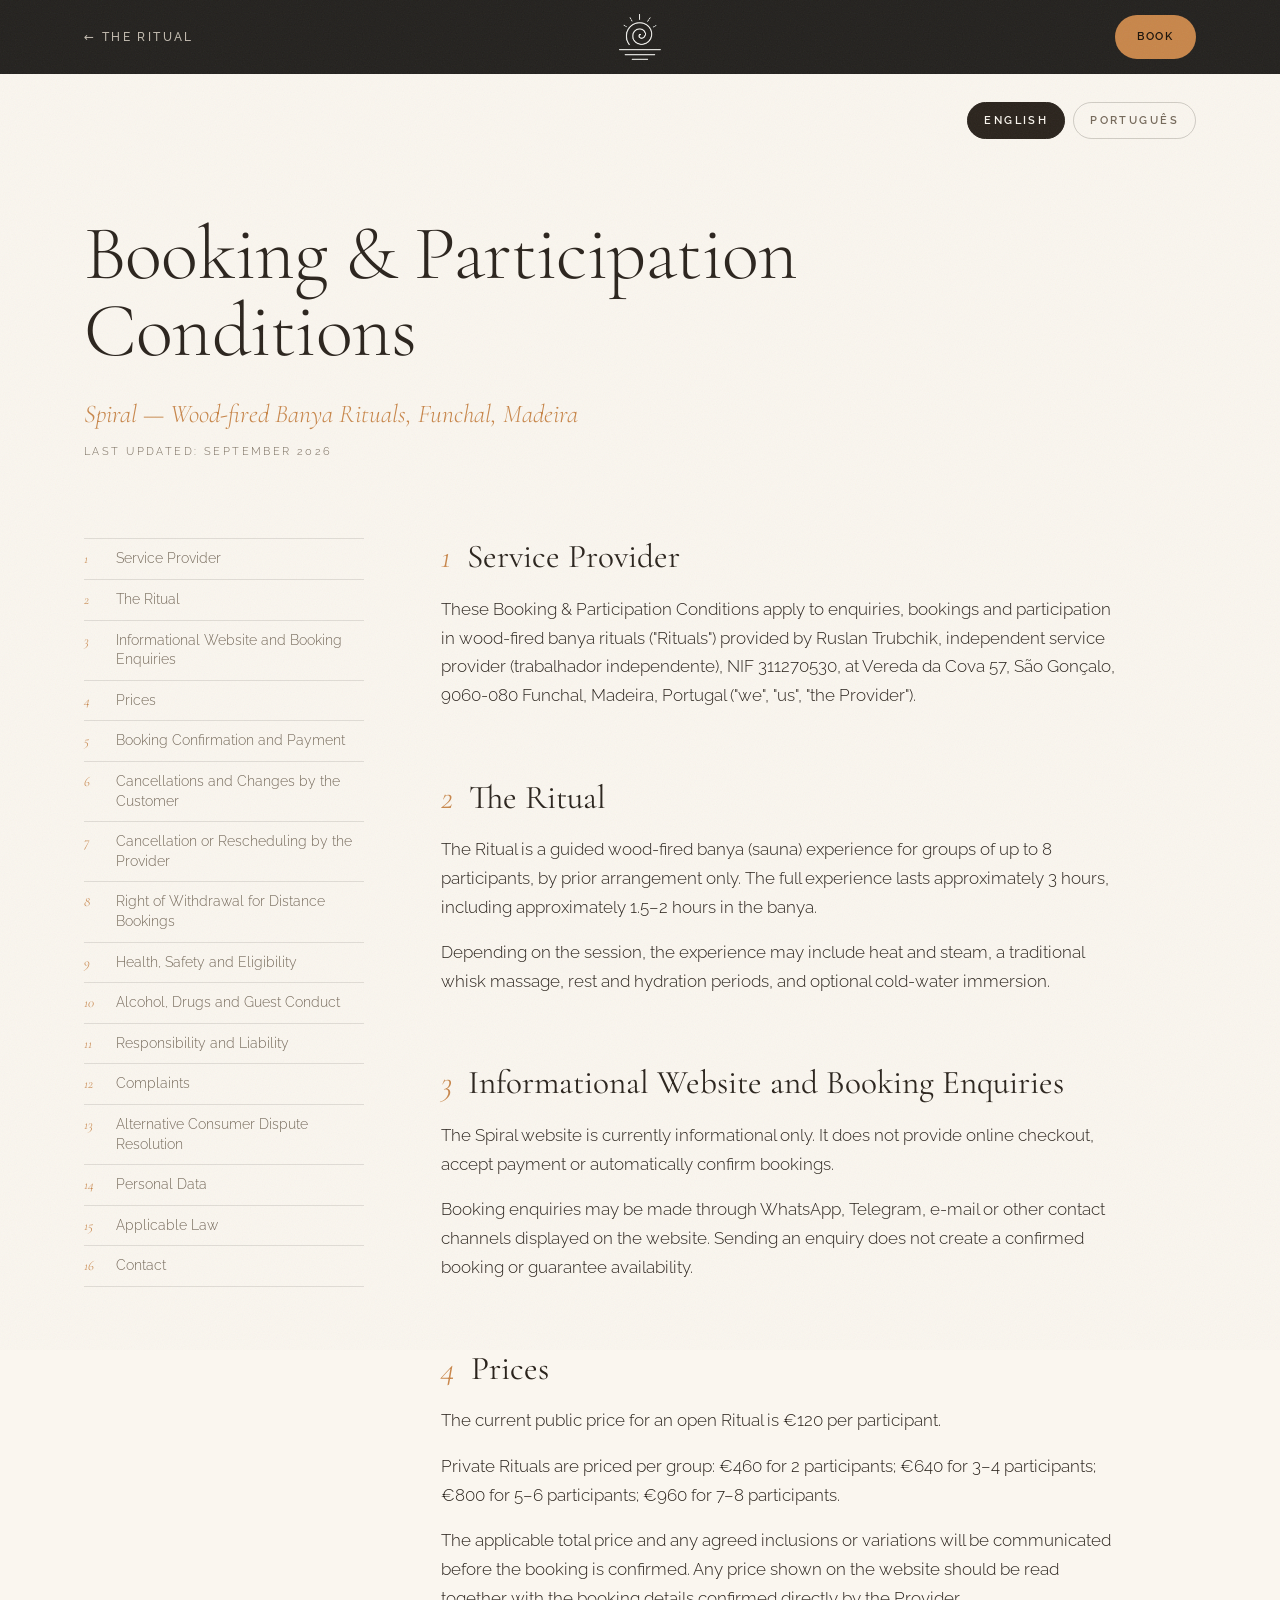
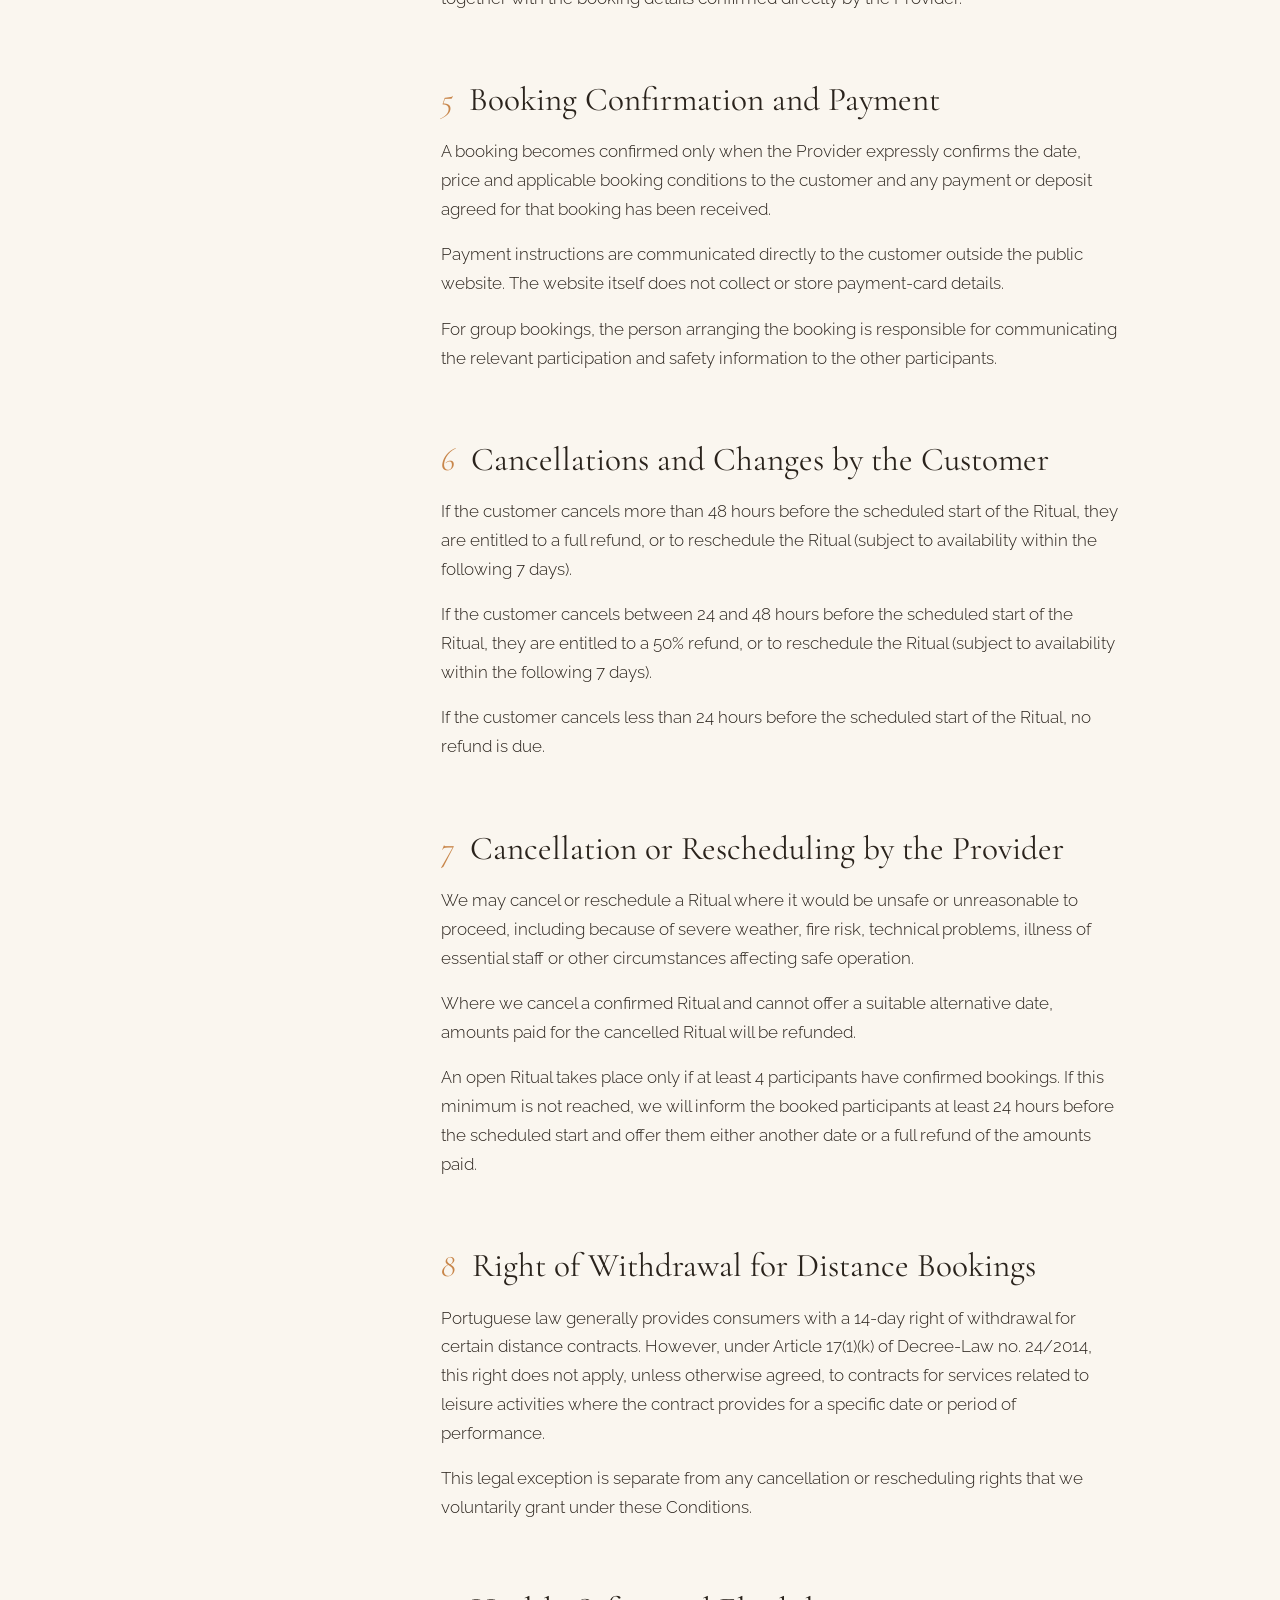
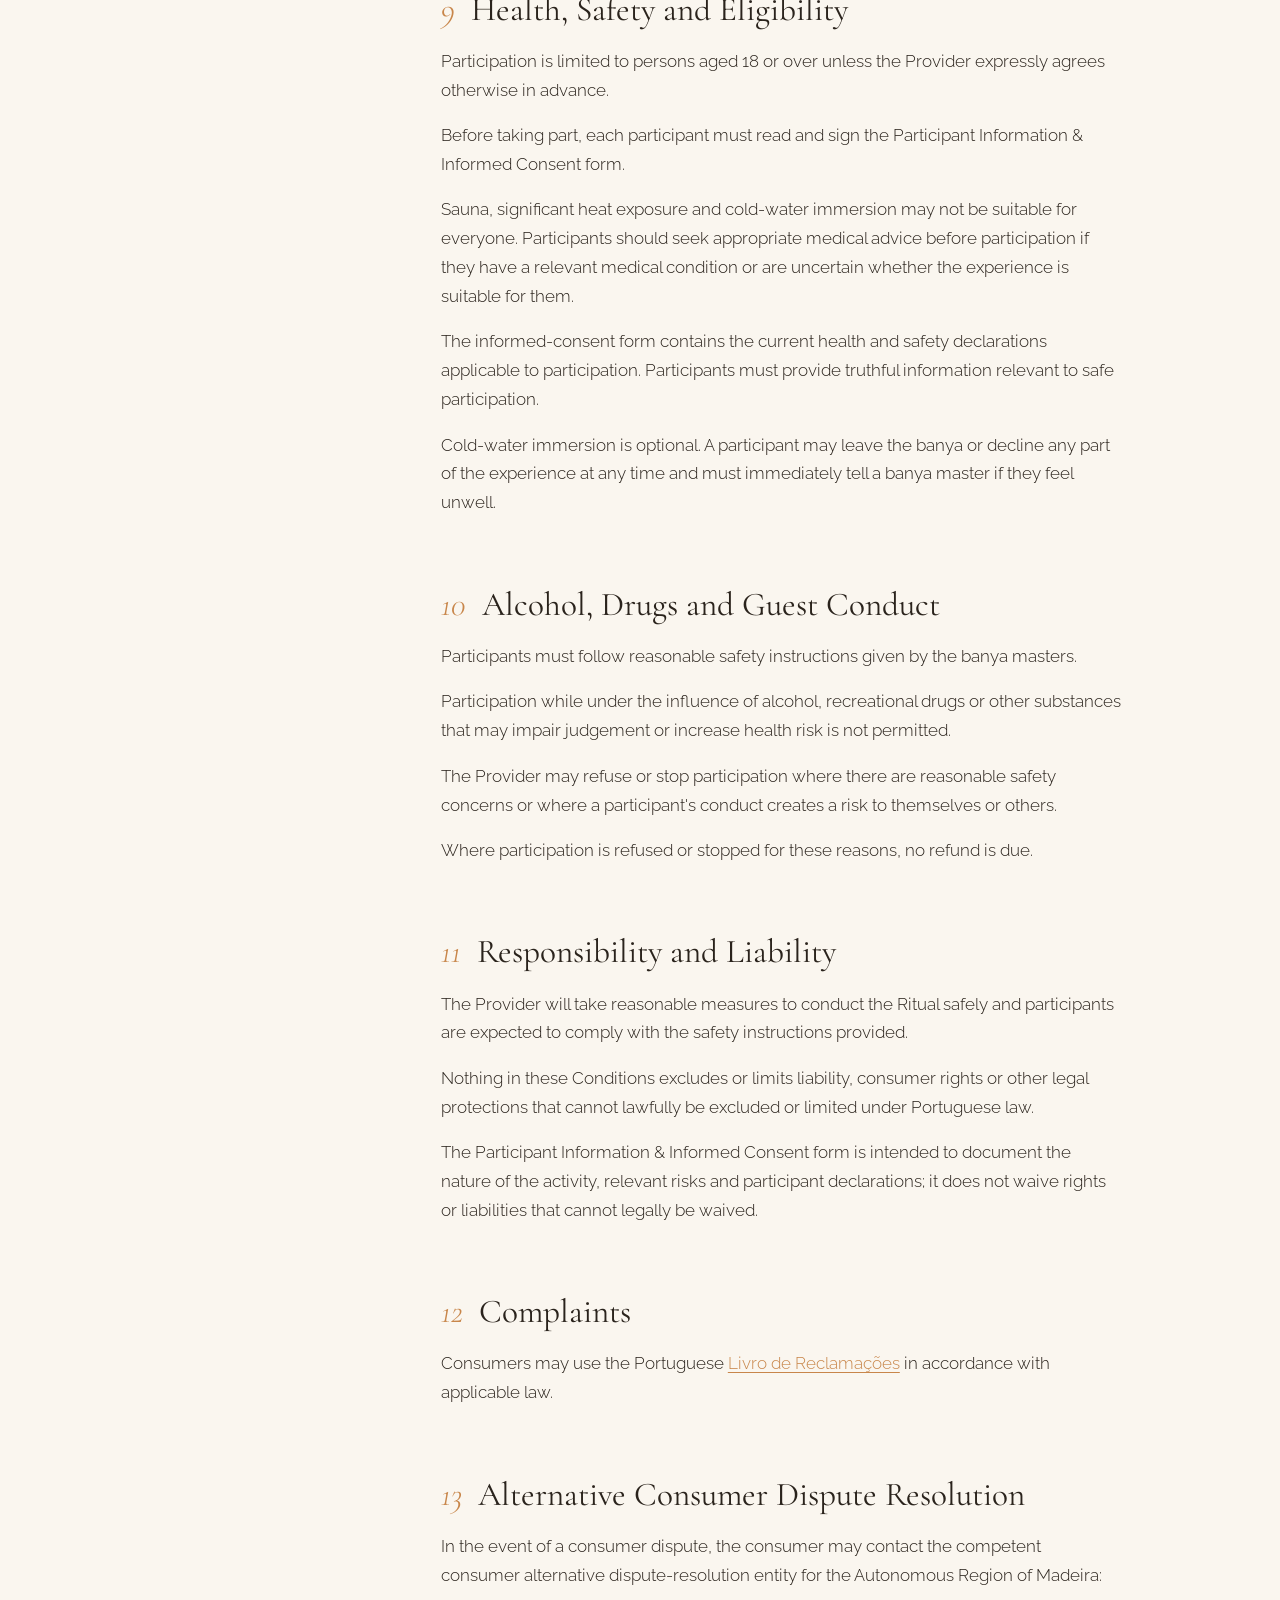
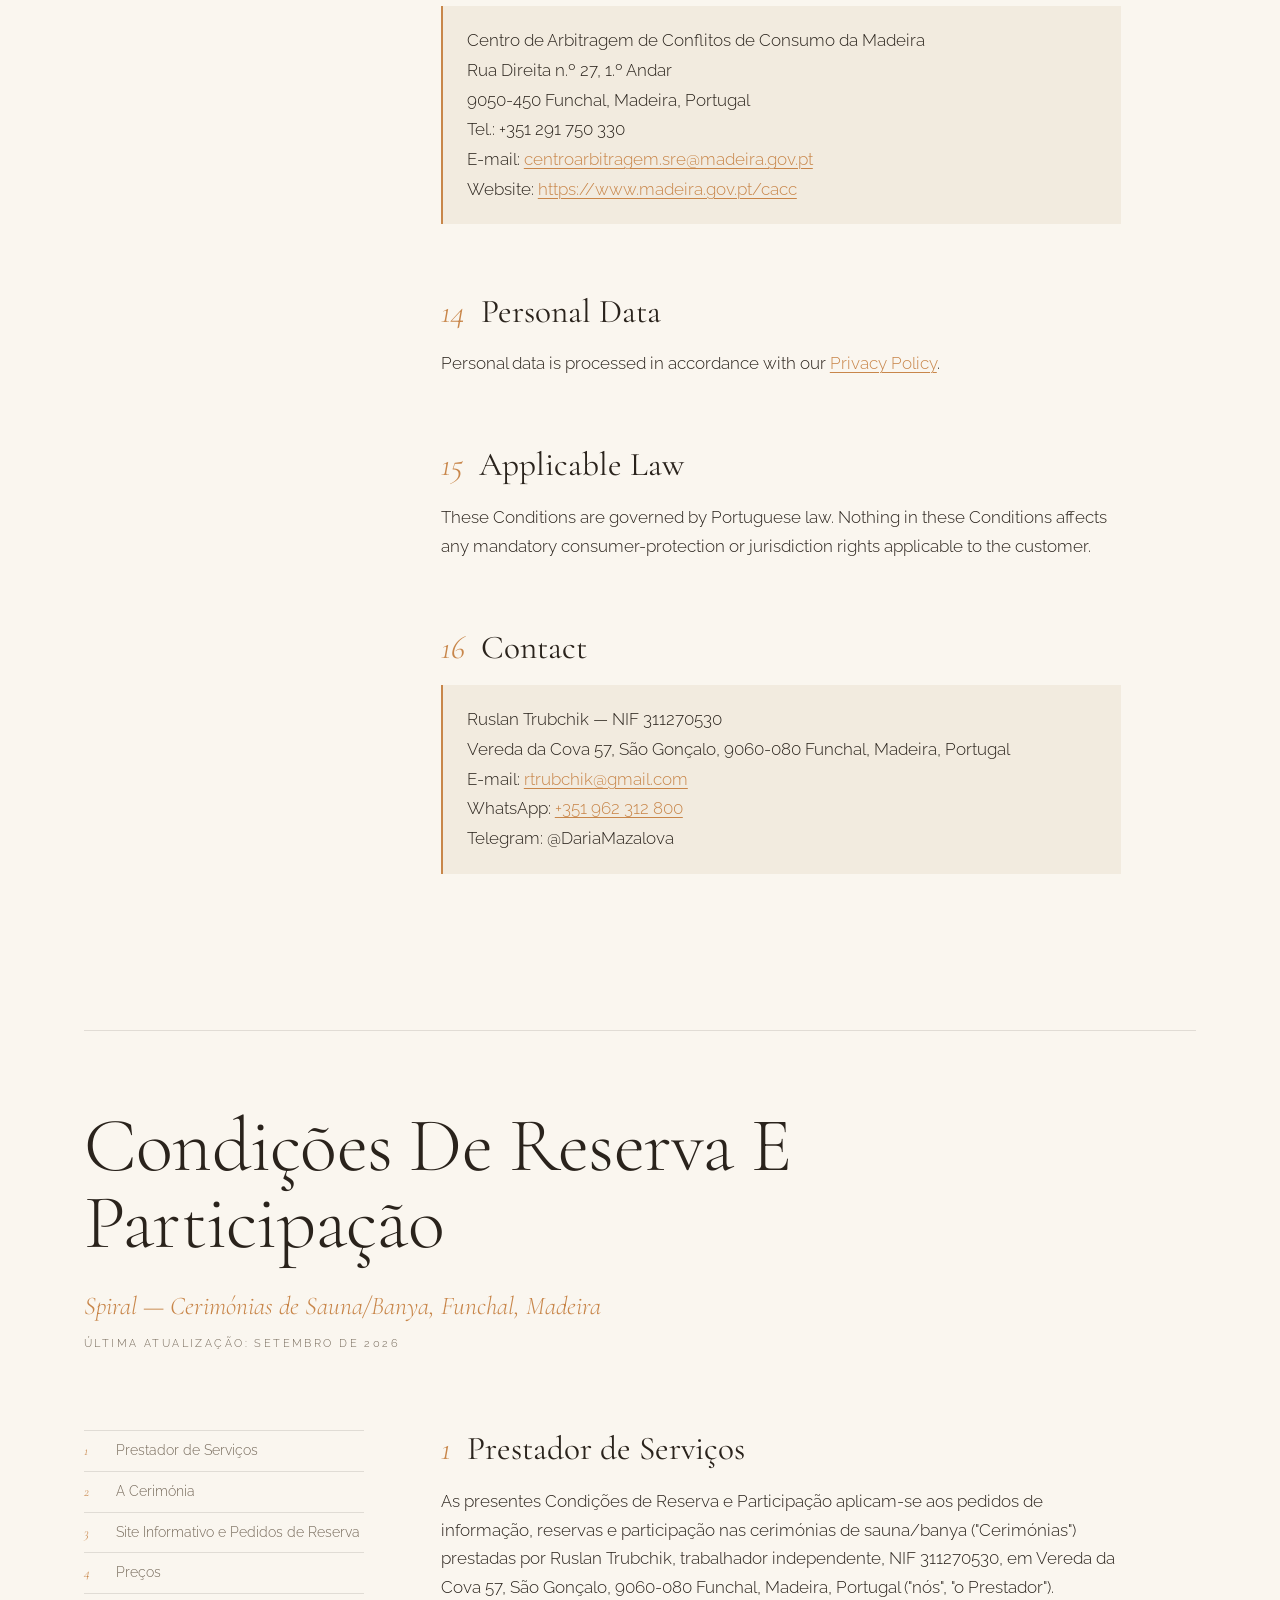
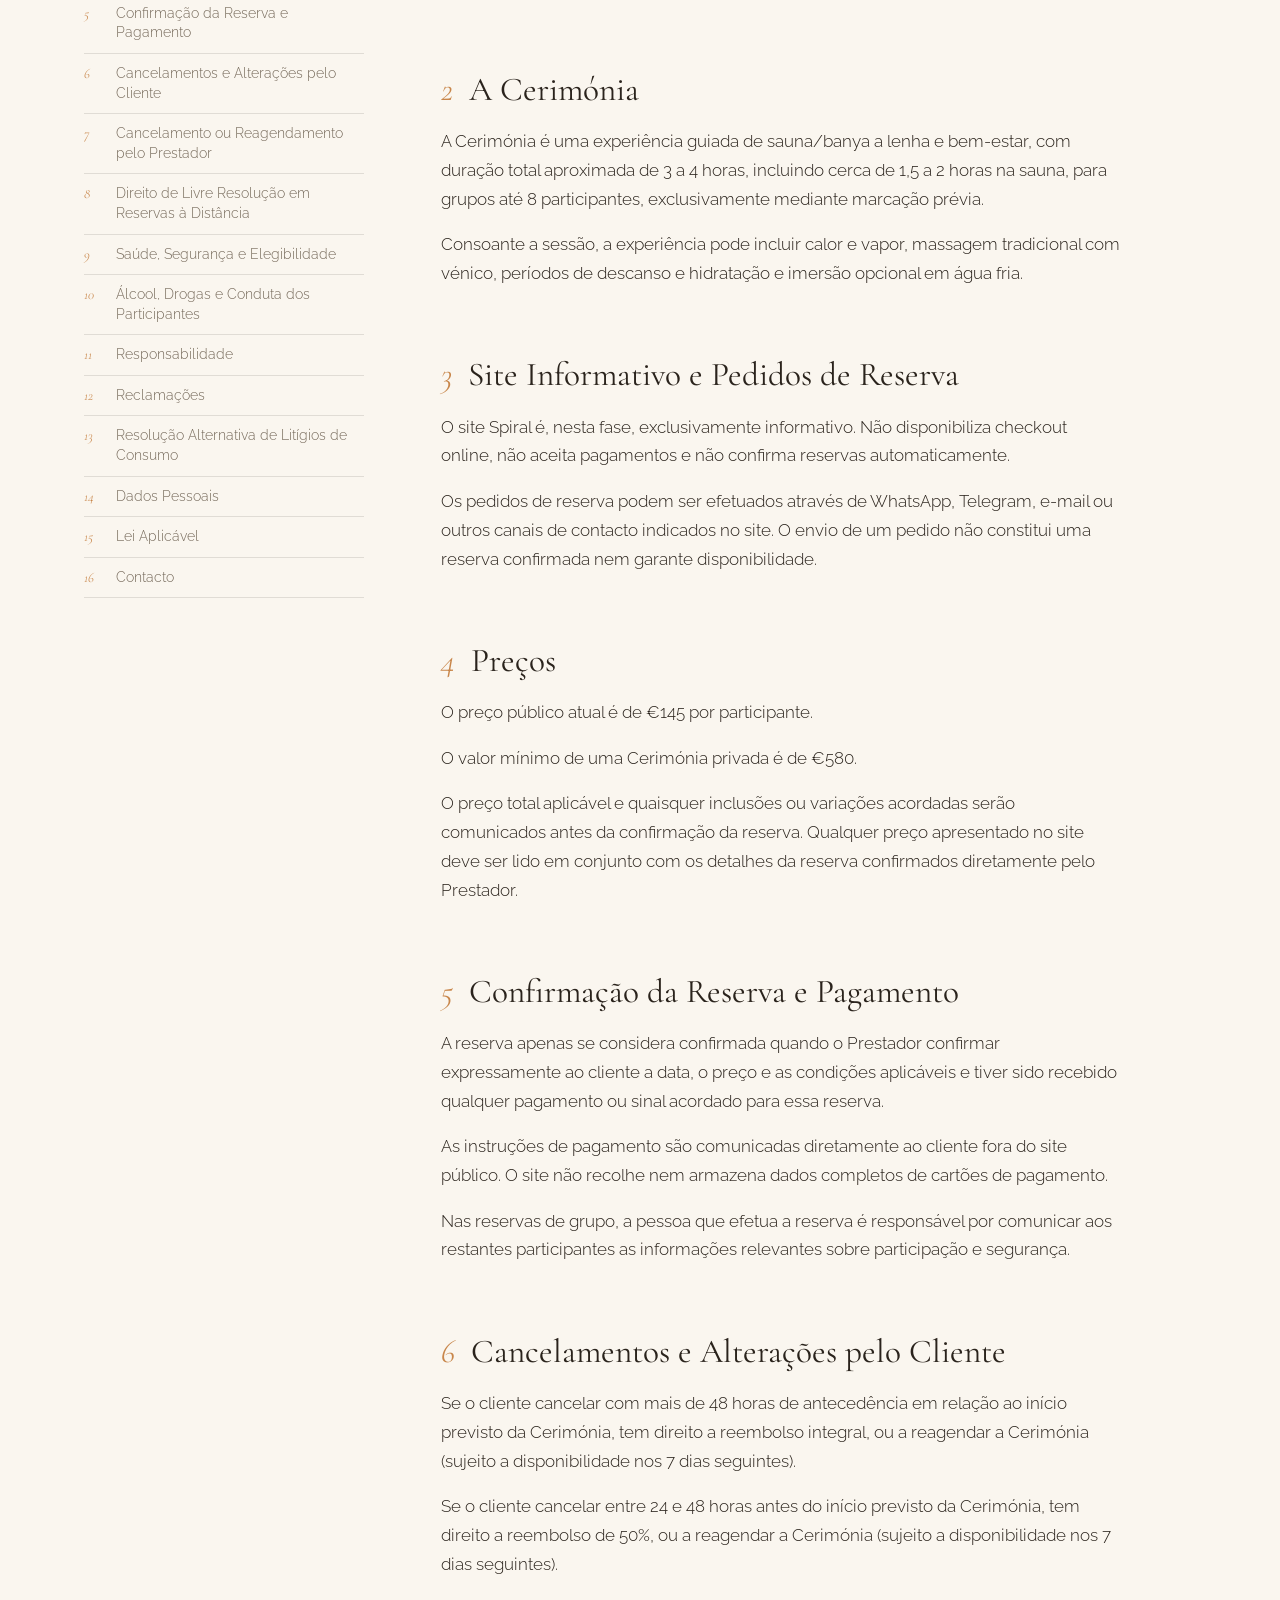
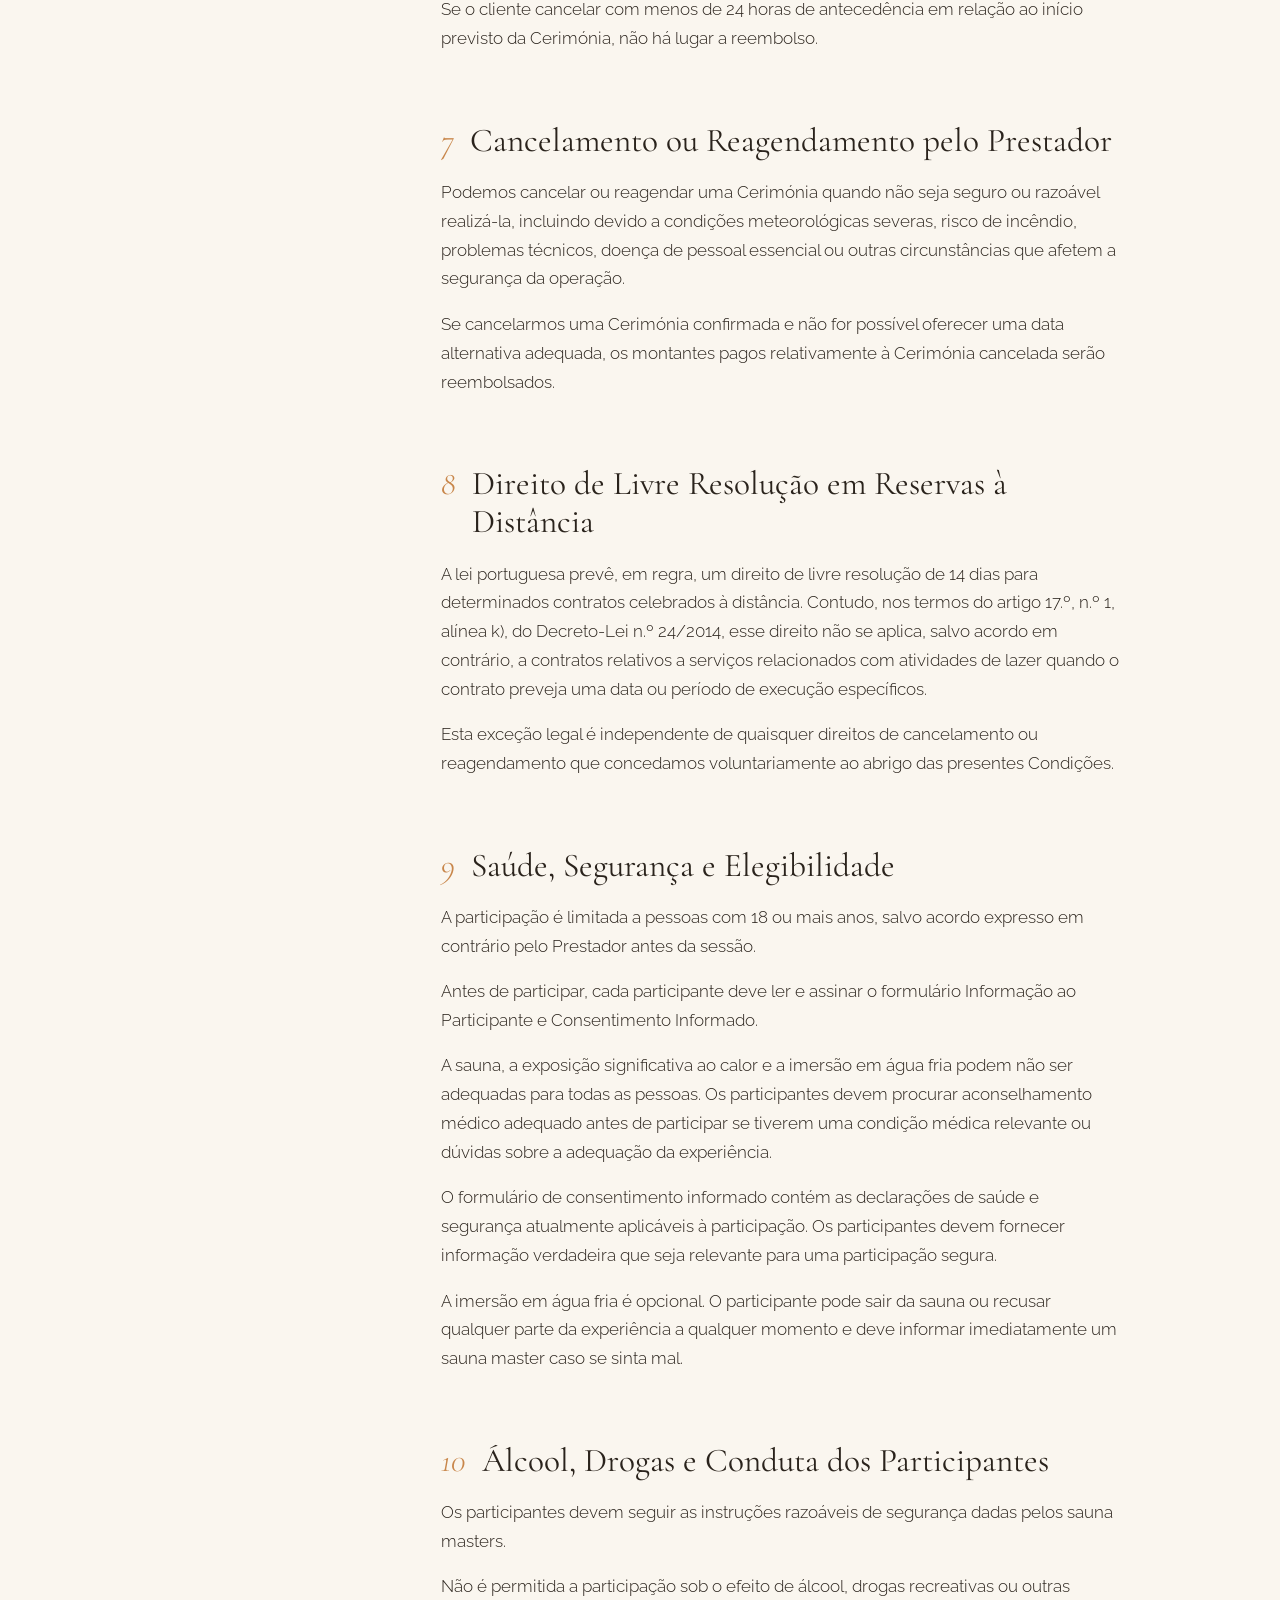
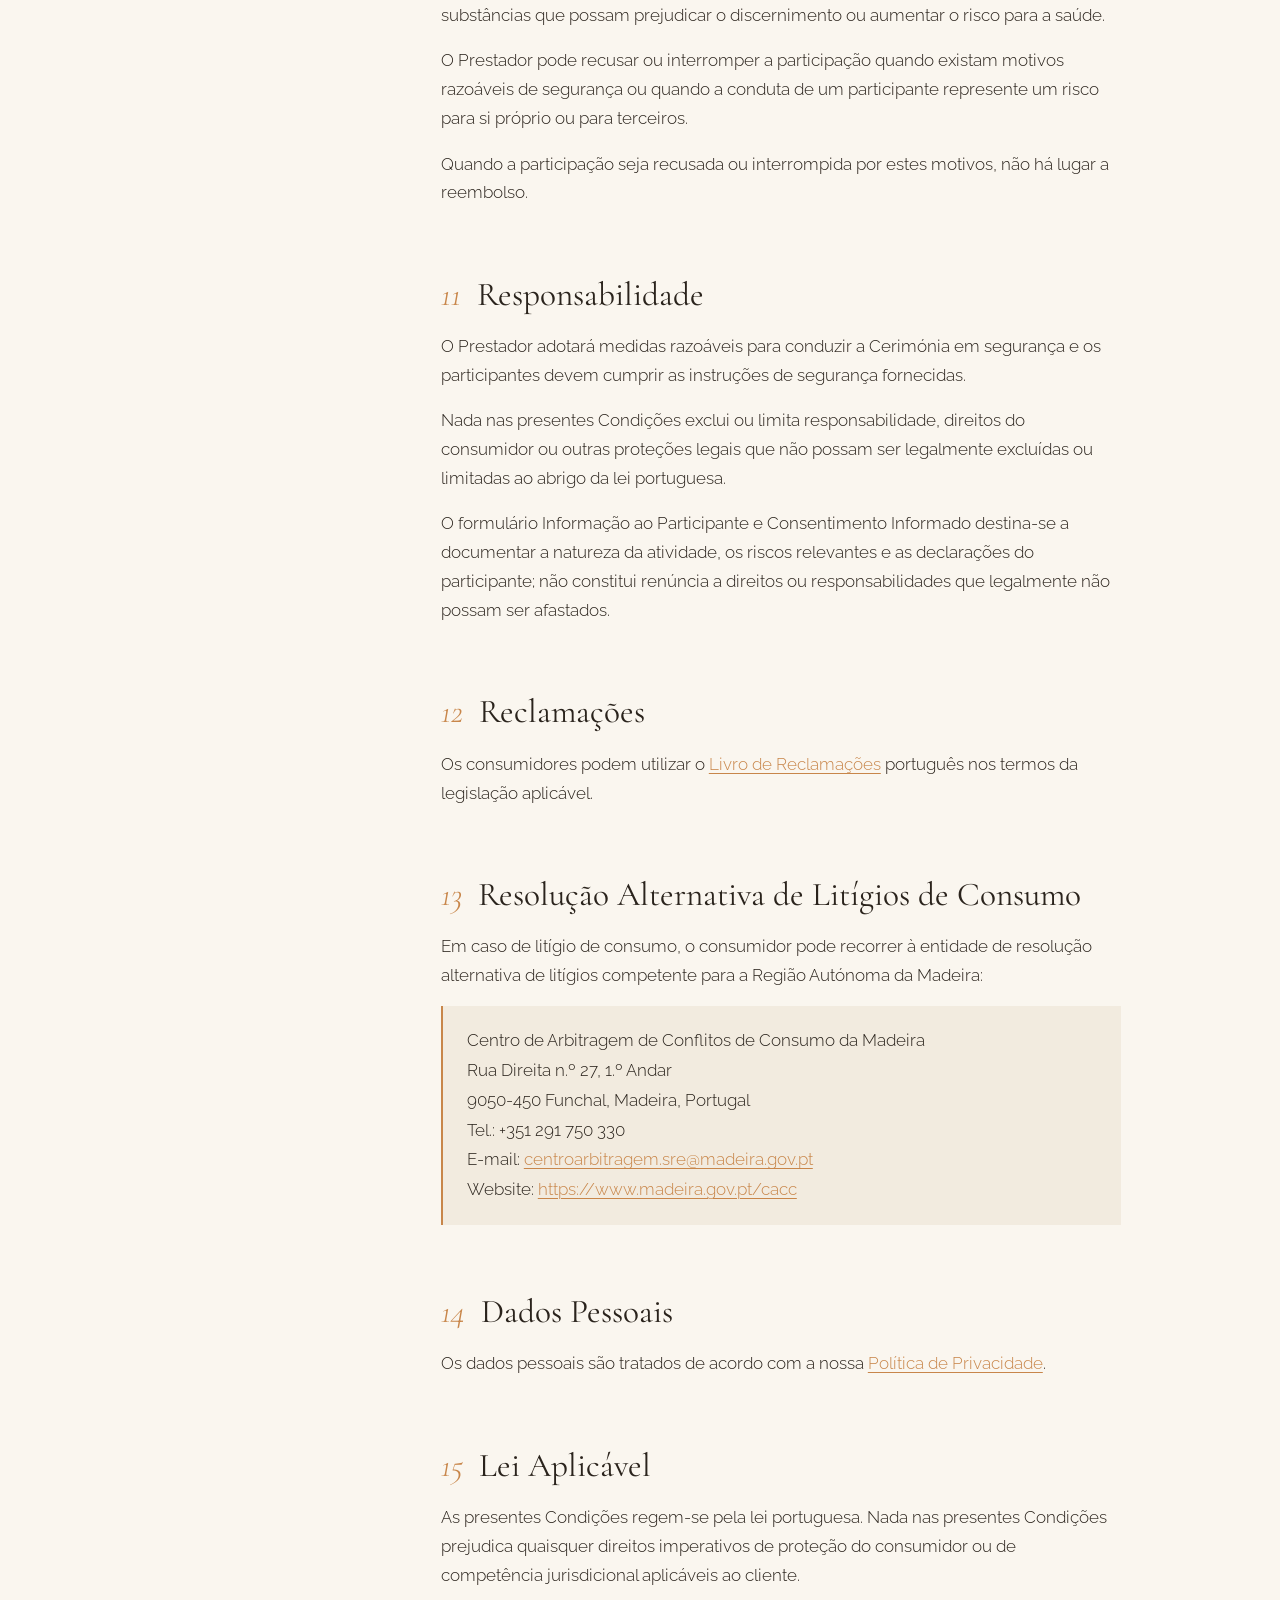
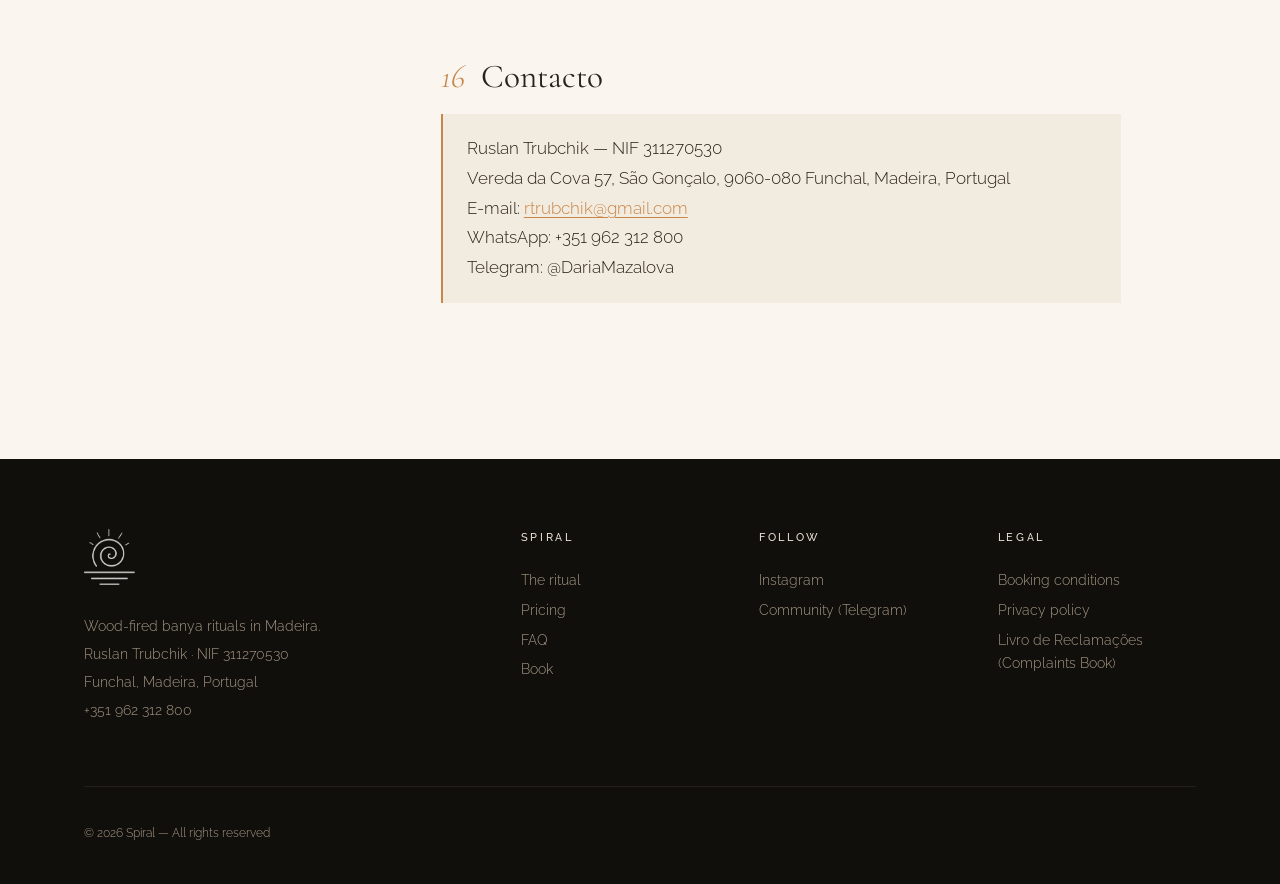
<file: booking-conditions.html>
<!DOCTYPE html>
<html lang="en">
<head>
  <meta charset="UTF-8" />
  <meta name="viewport" content="width=device-width, initial-scale=1.0" />
  <title>Booking & Participation Conditions — Spiral</title>
  <meta name="description" content="Booking, cancellation, safety and participation conditions for Spiral wood-fired banya rituals in Madeira." />
  <meta name="theme-color" content="#14110e" />
  <meta name="robots" content="noindex, nofollow" />
  <link rel="icon" href="favicon/favicon.ico" sizes="48x48" />
  <link rel="icon" type="image/svg+xml" href="favicon/favicon.svg" />
  <link rel="apple-touch-icon" href="favicon/apple-touch-icon.png" />
  <link rel="preconnect" href="https://fonts.googleapis.com" />
  <link rel="preconnect" href="https://fonts.gstatic.com" crossorigin />
  <link href="https://fonts.googleapis.com/css2?family=Cormorant+Garamond:ital,wght@0,300;0,400;0,500;1,300;1,400&family=Raleway:wght@300;400;500;600&display=swap" rel="stylesheet" />
  <style>
    :root {
      --ink: #110f0c; --char: #17130f; --linen: #f2ebdf; --paper: #faf6ef;
      --ember: #c8864a; --ember-lt: #e3aa6f;
      --text-d: #ece3d5; --muted-d: #a69884; --text-l: #2a231c; --muted-l: #75695a;
      --serif: "Cormorant Garamond", "Times New Roman", serif;
      --sans: "Raleway", system-ui, sans-serif;
      --wrap: 1240px; --gutter: clamp(20px, 5vw, 64px);
      --ease: cubic-bezier(.22,.61,.36,1);
    }
    *, *::before, *::after { box-sizing: border-box; }
    html { scroll-behavior: smooth; -webkit-text-size-adjust: 100%; }
    body { margin: 0; background: var(--paper); color: var(--text-l); font-family: var(--sans); font-weight: 300; font-size: 16.5px; line-height: 1.75; -webkit-font-smoothing: antialiased; overflow-x: hidden; }
    body::after { content: ""; position: fixed; inset: -50%; pointer-events: none; z-index: 100; opacity: .06;
      background-image: url("data:image/svg+xml,%3Csvg xmlns='http://www.w3.org/2000/svg' width='200' height='200'%3E%3Cfilter id='n'%3E%3CfeTurbulence type='fractalNoise' baseFrequency='.85' numOctaves='3' stitchTiles='stitch'/%3E%3C/filter%3E%3Crect width='100%25' height='100%25' filter='url(%23n)'/%3E%3C/svg%3E"); }
    a { color: inherit; }
    .wrap { width: 100%; max-width: var(--wrap); margin: 0 auto; padding: 0 var(--gutter); }

    /* Nav — same as the landing, always solid */
    .nav { position: sticky; top: 0; z-index: 50; background: rgba(17,15,12,.92); backdrop-filter: blur(14px); -webkit-backdrop-filter: blur(14px); padding: 14px 0; color: var(--text-d); }
    .nav .wrap { display: grid; grid-template-columns: minmax(0,1fr) auto minmax(0,1fr); align-items: center; gap: 24px; }
    .nav .back { font-size: 12px; letter-spacing: .2em; text-transform: uppercase; font-weight: 500; text-decoration: none; opacity: .8; transition: opacity .3s; white-space: nowrap; overflow: hidden; text-overflow: ellipsis; }
    .nav .back:hover { opacity: 1; }
    .brand { display: flex; justify-content: center; }
    .brand img { height: 46px; width: auto; filter: invert(1) sepia(.25) brightness(.95); }
    .nav-right { display: flex; justify-content: flex-end; }
    .btn { display: inline-flex; align-items: center; justify-content: center; padding: 12px 22px; border-radius: 999px; background: var(--ember); color: #1a120a; font-size: 11px; font-weight: 600; letter-spacing: .16em; text-transform: uppercase; text-decoration: none; transition: background .4s var(--ease), transform .4s var(--ease); white-space: nowrap; }
    .btn:hover { background: var(--ember-lt); transform: translateY(-2px); }
    @media (max-width: 600px) { .nav .back span { display: none; } .brand img { height: 40px; } }

    /* Language switch */
    .lang { display: flex; gap: 8px; justify-content: flex-end; padding-top: 28px; }
    .lang a { font-size: 11px; letter-spacing: .22em; text-transform: uppercase; font-weight: 600; text-decoration: none; padding: 8px 16px; border-radius: 999px; border: 1px solid rgba(42,35,28,.2); color: var(--muted-l); transition: all .3s; }
    .lang a:hover, .lang a.on { background: var(--text-l); color: var(--paper); border-color: var(--text-l); }

    /* Document */
    .doc { padding: clamp(40px, 6vw, 80px) 0 clamp(80px, 10vw, 140px); scroll-margin-top: 80px; }
    .doc + .doc { border-top: 1px solid rgba(42,35,28,.12); }
    .doc-head { margin-bottom: clamp(40px, 6vw, 80px); max-width: 900px; }
    .doc h1 { font-family: var(--serif); font-weight: 300; font-size: clamp(42px, 6vw, 80px); line-height: 1; letter-spacing: -.01em; margin: 0 0 22px; }
    .doc-sub { font-family: var(--serif); font-style: italic; font-size: clamp(20px, 2vw, 26px); color: var(--ember); margin: 0 0 6px; }
    .doc-upd { font-size: 11px; letter-spacing: .22em; text-transform: uppercase; color: var(--muted-l); margin: 0; }
    .doc-grid { display: grid; grid-template-columns: 280px minmax(0, 1fr); gap: clamp(40px, 6vw, 96px); align-items: start; }
    .toc { position: sticky; top: 100px; }
    .toc ol { list-style: none; margin: 0; padding: 0; border-top: 1px solid rgba(42,35,28,.12); }
    .toc li a { display: flex; gap: 14px; padding: 10px 0; border-bottom: 1px solid rgba(42,35,28,.12); text-decoration: none; font-size: 14px; line-height: 1.4; color: var(--muted-l); transition: color .3s; }
    .toc li a:hover { color: var(--text-l); }
    .toc li a span { font-family: var(--serif); font-style: italic; color: var(--ember); min-width: 18px; }
    .doc-body { max-width: 68ch; }
    .doc-body section { scroll-margin-top: 90px; padding-bottom: 12px; }
    .doc-body section + section { margin-top: 40px; }
    .doc-body h2 { font-family: var(--serif); font-weight: 400; font-size: clamp(26px, 2.6vw, 34px); line-height: 1.15; margin: 0 0 18px; display: flex; gap: 16px; align-items: baseline; }
    .doc-body h2 span { font-style: italic; font-weight: 300; color: var(--ember); }
    .doc-body p { margin: 0 0 1em; }
    .doc-body ul { list-style: none; margin: 0 0 1.2em; padding: 0; }
    .doc-body li { position: relative; padding: 8px 0 8px 28px; border-bottom: 1px solid rgba(42,35,28,.1); }
    .doc-body li::before { content: "—"; position: absolute; left: 0; color: var(--ember); }
    .doc-body .addr { padding: 20px 24px; background: var(--linen); border-left: 2px solid var(--ember); line-height: 1.8; }
    .doc-body a { color: var(--ember); text-decoration: underline; text-decoration-thickness: 1px; text-underline-offset: 3px; word-break: break-word; }
    mark { background: #f3d9b8; color: var(--text-l); padding: 1px 4px; border-radius: 2px; }
    @media (max-width: 900px) { .doc-grid { grid-template-columns: 1fr; } .toc { position: static; } }

    /* Footer — same as the landing */
    footer { background: var(--ink); color: var(--muted-d); padding: 70px 0 40px; font-size: 14px; line-height: 1.7; }
    footer .wrap { display: grid; grid-template-columns: 2fr 1fr 1fr 1fr; gap: 40px; }
    footer img { height: 56px; width: auto; filter: invert(1) sepia(.25) brightness(.8); margin-bottom: 22px; }
    footer h4 { font-family: var(--sans); font-weight: 500; font-size: 11px; letter-spacing: .24em; text-transform: uppercase; color: var(--text-d); margin: 0 0 18px; }
    footer a { text-decoration: none; display: block; padding: 3px 0; transition: color .3s; }
    footer a:hover { color: var(--ember-lt); }
    footer p { margin: 0 0 4px; }
    .legal { grid-column: 1 / -1; display: flex; justify-content: space-between; flex-wrap: wrap; gap: 12px; padding-top: 36px; margin-top: 20px; border-top: 1px solid rgba(236,227,213,.08); font-size: 12px; }
    @media (max-width: 760px) { footer .wrap { grid-template-columns: 1fr 1fr; } footer .wrap > div:first-child { grid-column: 1 / -1; } }
  </style>
</head>
<body>
  <header class="nav">
    <div class="wrap">
      <a href="index.html" class="back">← <span>The ritual</span></a>
      <a href="index.html" class="brand" aria-label="Spiral — home"><img src="lgsp.png" alt="Spiral logo" /></a>
      <div class="nav-right"><a href="index.html#book" class="btn">Book</a></div>
    </div>
  </header>

  <main class="wrap">
    <div class="lang"><a href="#en" class="on" data-l="en">English</a><a href="#pt" data-l="pt">Português</a></div>

  <article class="doc" id="en" lang="en">
    <header class="doc-head">
      <h1>Booking &amp; Participation Conditions</h1>
      <p class="doc-sub">Spiral — Wood-fired Banya Rituals, Funchal, Madeira</p>
      <p class="doc-upd">Last updated: September 2026</p>
    </header>
    <div class="doc-grid">
      <nav class="toc" aria-label="Contents"><ol><li><a href="#en-1"><span>1</span>Service Provider</a></li><li><a href="#en-2"><span>2</span>The Ritual</a></li><li><a href="#en-3"><span>3</span>Informational Website and Booking Enquiries</a></li><li><a href="#en-4"><span>4</span>Prices</a></li><li><a href="#en-5"><span>5</span>Booking Confirmation and Payment</a></li><li><a href="#en-6"><span>6</span>Cancellations and Changes by the Customer</a></li><li><a href="#en-7"><span>7</span>Cancellation or Rescheduling by the Provider</a></li><li><a href="#en-8"><span>8</span>Right of Withdrawal for Distance Bookings</a></li><li><a href="#en-9"><span>9</span>Health, Safety and Eligibility</a></li><li><a href="#en-10"><span>10</span>Alcohol, Drugs and Guest Conduct</a></li><li><a href="#en-11"><span>11</span>Responsibility and Liability</a></li><li><a href="#en-12"><span>12</span>Complaints</a></li><li><a href="#en-13"><span>13</span>Alternative Consumer Dispute Resolution</a></li><li><a href="#en-14"><span>14</span>Personal Data</a></li><li><a href="#en-15"><span>15</span>Applicable Law</a></li><li><a href="#en-16"><span>16</span>Contact</a></li></ol></nav>
      <div class="doc-body"><section id="en-1"><h2><span>1</span>Service Provider</h2><p>These Booking &amp; Participation Conditions apply to enquiries, bookings and participation in wood-fired banya rituals ("Rituals") provided by Ruslan Trubchik, independent service provider (trabalhador independente), NIF 311270530, at Vereda da Cova 57, São Gonçalo, 9060-080 Funchal, Madeira, Portugal ("we", "us", "the Provider").</p></section><section id="en-2"><h2><span>2</span>The Ritual</h2><p>The Ritual is a guided wood-fired banya (sauna) experience for groups of up to 8 participants, by prior arrangement only. The full experience lasts approximately 3 hours, including approximately 1.5–2 hours in the banya.</p>
<p>Depending on the session, the experience may include heat and steam, a traditional whisk massage, rest and hydration periods, and optional cold-water immersion.</p></section><section id="en-3"><h2><span>3</span>Informational Website and Booking Enquiries</h2><p>The Spiral website is currently informational only. It does not provide online checkout, accept payment or automatically confirm bookings.</p>
<p>Booking enquiries may be made through WhatsApp, Telegram, e-mail or other contact channels displayed on the website. Sending an enquiry does not create a confirmed booking or guarantee availability.</p></section><section id="en-4"><h2><span>4</span>Prices</h2><p>The current public price for an open Ritual is €120 per participant.</p>
<p>Private Rituals are priced per group: €460 for 2 participants; €640 for 3–4 participants; €800 for 5–6 participants; €960 for 7–8 participants.</p>
<p>The applicable total price and any agreed inclusions or variations will be communicated before the booking is confirmed. Any price shown on the website should be read together with the booking details confirmed directly by the Provider.</p></section><section id="en-5"><h2><span>5</span>Booking Confirmation and Payment</h2><p>A booking becomes confirmed only when the Provider expressly confirms the date, price and applicable booking conditions to the customer and any payment or deposit agreed for that booking has been received.</p>
<p>Payment instructions are communicated directly to the customer outside the public website. The website itself does not collect or store payment-card details.</p>
<p>For group bookings, the person arranging the booking is responsible for communicating the relevant participation and safety information to the other participants.</p></section><section id="en-6"><h2><span>6</span>Cancellations and Changes by the Customer</h2><p>If the customer cancels more than 48 hours before the scheduled start of the Ritual, they are entitled to a full refund, or to reschedule the Ritual (subject to availability within the following 7 days).</p>
<p>If the customer cancels between 24 and 48 hours before the scheduled start of the Ritual, they are entitled to a 50% refund, or to reschedule the Ritual (subject to availability within the following 7 days).</p>
<p>If the customer cancels less than 24 hours before the scheduled start of the Ritual, no refund is due.</p></section><section id="en-7"><h2><span>7</span>Cancellation or Rescheduling by the Provider</h2><p>We may cancel or reschedule a Ritual where it would be unsafe or unreasonable to proceed, including because of severe weather, fire risk, technical problems, illness of essential staff or other circumstances affecting safe operation.</p>
<p>Where we cancel a confirmed Ritual and cannot offer a suitable alternative date, amounts paid for the cancelled Ritual will be refunded.</p>
<p>An open Ritual takes place only if at least 4 participants have confirmed bookings. If this minimum is not reached, we will inform the booked participants at least 24 hours before the scheduled start and offer them either another date or a full refund of the amounts paid.</p></section><section id="en-8"><h2><span>8</span>Right of Withdrawal for Distance Bookings</h2><p>Portuguese law generally provides consumers with a 14-day right of withdrawal for certain distance contracts. However, under Article 17(1)(k) of Decree-Law no. 24/2014, this right does not apply, unless otherwise agreed, to contracts for services related to leisure activities where the contract provides for a specific date or period of performance.</p>
<p>This legal exception is separate from any cancellation or rescheduling rights that we voluntarily grant under these Conditions.</p></section><section id="en-9"><h2><span>9</span>Health, Safety and Eligibility</h2><p>Participation is limited to persons aged 18 or over unless the Provider expressly agrees otherwise in advance.</p>
<p>Before taking part, each participant must read and sign the Participant Information &amp; Informed Consent form.</p>
<p>Sauna, significant heat exposure and cold-water immersion may not be suitable for everyone. Participants should seek appropriate medical advice before participation if they have a relevant medical condition or are uncertain whether the experience is suitable for them.</p>
<p>The informed-consent form contains the current health and safety declarations applicable to participation. Participants must provide truthful information relevant to safe participation.</p>
<p>Cold-water immersion is optional. A participant may leave the banya or decline any part of the experience at any time and must immediately tell a banya master if they feel unwell.</p></section><section id="en-10"><h2><span>10</span>Alcohol, Drugs and Guest Conduct</h2><p>Participants must follow reasonable safety instructions given by the banya masters.</p>
<p>Participation while under the influence of alcohol, recreational drugs or other substances that may impair judgement or increase health risk is not permitted.</p>
<p>The Provider may refuse or stop participation where there are reasonable safety concerns or where a participant's conduct creates a risk to themselves or others.</p>
<p>Where participation is refused or stopped for these reasons, no refund is due.</p></section><section id="en-11"><h2><span>11</span>Responsibility and Liability</h2><p>The Provider will take reasonable measures to conduct the Ritual safely and participants are expected to comply with the safety instructions provided.</p>
<p>Nothing in these Conditions excludes or limits liability, consumer rights or other legal protections that cannot lawfully be excluded or limited under Portuguese law.</p>
<p>The Participant Information &amp; Informed Consent form is intended to document the nature of the activity, relevant risks and participant declarations; it does not waive rights or liabilities that cannot legally be waived.</p></section><section id="en-12"><h2><span>12</span>Complaints</h2><p>Consumers may use the Portuguese <a href="https://www.livroreclamacoes.pt/" target="_blank" rel="noopener">Livro de Reclamações</a> in accordance with applicable law.</p></section><section id="en-13"><h2><span>13</span>Alternative Consumer Dispute Resolution</h2><p>In the event of a consumer dispute, the consumer may contact the competent consumer alternative dispute-resolution entity for the Autonomous Region of Madeira:</p>
<p class="addr">Centro de Arbitragem de Conflitos de Consumo da Madeira<br>Rua Direita n.º 27, 1.º Andar<br>9050-450 Funchal, Madeira, Portugal<br>Tel.: +351 291 750 330<br>E-mail: <a href="mailto:centroarbitragem.sre@madeira.gov.pt">centroarbitragem.sre@madeira.gov.pt</a><br>Website: <a href="https://www.madeira.gov.pt/cacc" target="_blank" rel="noopener">https://www.madeira.gov.pt/cacc</a></p></section><section id="en-14"><h2><span>14</span>Personal Data</h2><p>Personal data is processed in accordance with our <a href="privacy-policy.html">Privacy Policy</a>.</p></section><section id="en-15"><h2><span>15</span>Applicable Law</h2><p>These Conditions are governed by Portuguese law. Nothing in these Conditions affects any mandatory consumer-protection or jurisdiction rights applicable to the customer.</p></section><section id="en-16"><h2><span>16</span>Contact</h2><p class="addr">Ruslan Trubchik — NIF 311270530<br>Vereda da Cova 57, São Gonçalo, 9060-080 Funchal, Madeira, Portugal<br>E-mail: <a href="mailto:rtrubchik@gmail.com">rtrubchik@gmail.com</a><br>WhatsApp: <a href="tel:+351962312800">+351 962 312 800</a><br>Telegram: @DariaMazalova</p></section></div>
    </div>
  </article>

  <article class="doc" id="pt" lang="pt">
    <header class="doc-head">
      <h1>Condições De Reserva E Participação</h1>
      <p class="doc-sub">Spiral — Cerimónias de Sauna/Banya, Funchal, Madeira</p>
      <p class="doc-upd">Última atualização: setembro de 2026</p>
    </header>
    <div class="doc-grid">
      <nav class="toc" aria-label="Contents"><ol><li><a href="#pt-1"><span>1</span>Prestador de Serviços</a></li><li><a href="#pt-2"><span>2</span>A Cerimónia</a></li><li><a href="#pt-3"><span>3</span>Site Informativo e Pedidos de Reserva</a></li><li><a href="#pt-4"><span>4</span>Preços</a></li><li><a href="#pt-5"><span>5</span>Confirmação da Reserva e Pagamento</a></li><li><a href="#pt-6"><span>6</span>Cancelamentos e Alterações pelo Cliente</a></li><li><a href="#pt-7"><span>7</span>Cancelamento ou Reagendamento pelo Prestador</a></li><li><a href="#pt-8"><span>8</span>Direito de Livre Resolução em Reservas à Distância</a></li><li><a href="#pt-9"><span>9</span>Saúde, Segurança e Elegibilidade</a></li><li><a href="#pt-10"><span>10</span>Álcool, Drogas e Conduta dos Participantes</a></li><li><a href="#pt-11"><span>11</span>Responsabilidade</a></li><li><a href="#pt-12"><span>12</span>Reclamações</a></li><li><a href="#pt-13"><span>13</span>Resolução Alternativa de Litígios de Consumo</a></li><li><a href="#pt-14"><span>14</span>Dados Pessoais</a></li><li><a href="#pt-15"><span>15</span>Lei Aplicável</a></li><li><a href="#pt-16"><span>16</span>Contacto</a></li></ol></nav>
      <div class="doc-body"><section id="pt-1"><h2><span>1</span>Prestador de Serviços</h2><p>As presentes Condições de Reserva e Participação aplicam-se aos pedidos de informação, reservas e participação nas cerimónias de sauna/banya ("Cerimónias") prestadas por Ruslan Trubchik, trabalhador independente, NIF 311270530, em Vereda da Cova 57, São Gonçalo, 9060-080 Funchal, Madeira, Portugal ("nós", "o Prestador").</p></section><section id="pt-2"><h2><span>2</span>A Cerimónia</h2><p>A Cerimónia é uma experiência guiada de sauna/banya a lenha e bem-estar, com duração total aproximada de 3 a 4 horas, incluindo cerca de 1,5 a 2 horas na sauna, para grupos até 8 participantes, exclusivamente mediante marcação prévia.</p>
<p>Consoante a sessão, a experiência pode incluir calor e vapor, massagem tradicional com vénico, períodos de descanso e hidratação e imersão opcional em água fria.</p></section><section id="pt-3"><h2><span>3</span>Site Informativo e Pedidos de Reserva</h2><p>O site Spiral é, nesta fase, exclusivamente informativo. Não disponibiliza checkout online, não aceita pagamentos e não confirma reservas automaticamente.</p>
<p>Os pedidos de reserva podem ser efetuados através de WhatsApp, Telegram, e-mail ou outros canais de contacto indicados no site. O envio de um pedido não constitui uma reserva confirmada nem garante disponibilidade.</p></section><section id="pt-4"><h2><span>4</span>Preços</h2><p>O preço público atual é de €145 por participante.</p>
<p>O valor mínimo de uma Cerimónia privada é de €580.</p>
<p>O preço total aplicável e quaisquer inclusões ou variações acordadas serão comunicados antes da confirmação da reserva. Qualquer preço apresentado no site deve ser lido em conjunto com os detalhes da reserva confirmados diretamente pelo Prestador.</p></section><section id="pt-5"><h2><span>5</span>Confirmação da Reserva e Pagamento</h2><p>A reserva apenas se considera confirmada quando o Prestador confirmar expressamente ao cliente a data, o preço e as condições aplicáveis e tiver sido recebido qualquer pagamento ou sinal acordado para essa reserva.</p>
<p>As instruções de pagamento são comunicadas diretamente ao cliente fora do site público. O site não recolhe nem armazena dados completos de cartões de pagamento.</p>
<p>Nas reservas de grupo, a pessoa que efetua a reserva é responsável por comunicar aos restantes participantes as informações relevantes sobre participação e segurança.</p></section><section id="pt-6"><h2><span>6</span>Cancelamentos e Alterações pelo Cliente</h2><p>Se o cliente cancelar com mais de 48 horas de antecedência em relação ao início previsto da Cerimónia, tem direito a reembolso integral, ou a reagendar a Cerimónia (sujeito a disponibilidade nos 7 dias seguintes).</p>
<p>Se o cliente cancelar entre 24 e 48 horas antes do início previsto da Cerimónia, tem direito a reembolso de 50%, ou a reagendar a Cerimónia (sujeito a disponibilidade nos 7 dias seguintes).</p>
<p>Se o cliente cancelar com menos de 24 horas de antecedência em relação ao início previsto da Cerimónia, não há lugar a reembolso.</p></section><section id="pt-7"><h2><span>7</span>Cancelamento ou Reagendamento pelo Prestador</h2><p>Podemos cancelar ou reagendar uma Cerimónia quando não seja seguro ou razoável realizá-la, incluindo devido a condições meteorológicas severas, risco de incêndio, problemas técnicos, doença de pessoal essencial ou outras circunstâncias que afetem a segurança da operação.</p>
<p>Se cancelarmos uma Cerimónia confirmada e não for possível oferecer uma data alternativa adequada, os montantes pagos relativamente à Cerimónia cancelada serão reembolsados.</p></section><section id="pt-8"><h2><span>8</span>Direito de Livre Resolução em Reservas à Distância</h2><p>A lei portuguesa prevê, em regra, um direito de livre resolução de 14 dias para determinados contratos celebrados à distância. Contudo, nos termos do artigo 17.º, n.º 1, alínea k), do Decreto-Lei n.º 24/2014, esse direito não se aplica, salvo acordo em contrário, a contratos relativos a serviços relacionados com atividades de lazer quando o contrato preveja uma data ou período de execução específicos.</p>
<p>Esta exceção legal é independente de quaisquer direitos de cancelamento ou reagendamento que concedamos voluntariamente ao abrigo das presentes Condições.</p></section><section id="pt-9"><h2><span>9</span>Saúde, Segurança e Elegibilidade</h2><p>A participação é limitada a pessoas com 18 ou mais anos, salvo acordo expresso em contrário pelo Prestador antes da sessão.</p>
<p>Antes de participar, cada participante deve ler e assinar o formulário Informação ao Participante e Consentimento Informado.</p>
<p>A sauna, a exposição significativa ao calor e a imersão em água fria podem não ser adequadas para todas as pessoas. Os participantes devem procurar aconselhamento médico adequado antes de participar se tiverem uma condição médica relevante ou dúvidas sobre a adequação da experiência.</p>
<p>O formulário de consentimento informado contém as declarações de saúde e segurança atualmente aplicáveis à participação. Os participantes devem fornecer informação verdadeira que seja relevante para uma participação segura.</p>
<p>A imersão em água fria é opcional. O participante pode sair da sauna ou recusar qualquer parte da experiência a qualquer momento e deve informar imediatamente um sauna master caso se sinta mal.</p></section><section id="pt-10"><h2><span>10</span>Álcool, Drogas e Conduta dos Participantes</h2><p>Os participantes devem seguir as instruções razoáveis de segurança dadas pelos sauna masters.</p>
<p>Não é permitida a participação sob o efeito de álcool, drogas recreativas ou outras substâncias que possam prejudicar o discernimento ou aumentar o risco para a saúde.</p>
<p>O Prestador pode recusar ou interromper a participação quando existam motivos razoáveis de segurança ou quando a conduta de um participante represente um risco para si próprio ou para terceiros.</p>
<p>Quando a participação seja recusada ou interrompida por estes motivos, não há lugar a reembolso.</p></section><section id="pt-11"><h2><span>11</span>Responsabilidade</h2><p>O Prestador adotará medidas razoáveis para conduzir a Cerimónia em segurança e os participantes devem cumprir as instruções de segurança fornecidas.</p>
<p>Nada nas presentes Condições exclui ou limita responsabilidade, direitos do consumidor ou outras proteções legais que não possam ser legalmente excluídas ou limitadas ao abrigo da lei portuguesa.</p>
<p>O formulário Informação ao Participante e Consentimento Informado destina-se a documentar a natureza da atividade, os riscos relevantes e as declarações do participante; não constitui renúncia a direitos ou responsabilidades que legalmente não possam ser afastados.</p></section><section id="pt-12"><h2><span>12</span>Reclamações</h2><p>Os consumidores podem utilizar o <a href="https://www.livroreclamacoes.pt/" target="_blank" rel="noopener">Livro de Reclamações</a> português nos termos da legislação aplicável.</p></section><section id="pt-13"><h2><span>13</span>Resolução Alternativa de Litígios de Consumo</h2><p>Em caso de litígio de consumo, o consumidor pode recorrer à entidade de resolução alternativa de litígios competente para a Região Autónoma da Madeira:</p>
<p class="addr">Centro de Arbitragem de Conflitos de Consumo da Madeira<br>Rua Direita n.º 27, 1.º Andar<br>9050-450 Funchal, Madeira, Portugal<br>Tel.: +351 291 750 330<br>E-mail: <a href="mailto:centroarbitragem.sre@madeira.gov.pt">centroarbitragem.sre@madeira.gov.pt</a><br>Website: <a href="https://www.madeira.gov.pt/cacc" target="_blank" rel="noopener">https://www.madeira.gov.pt/cacc</a></p></section><section id="pt-14"><h2><span>14</span>Dados Pessoais</h2><p>Os dados pessoais são tratados de acordo com a nossa <a href="privacy-policy.html#pt">Política de Privacidade</a>.</p></section><section id="pt-15"><h2><span>15</span>Lei Aplicável</h2><p>As presentes Condições regem-se pela lei portuguesa. Nada nas presentes Condições prejudica quaisquer direitos imperativos de proteção do consumidor ou de competência jurisdicional aplicáveis ao cliente.</p></section><section id="pt-16"><h2><span>16</span>Contacto</h2><p class="addr">Ruslan Trubchik — NIF 311270530<br>Vereda da Cova 57, São Gonçalo, 9060-080 Funchal, Madeira, Portugal<br>E-mail: <a href="mailto:rtrubchik@gmail.com">rtrubchik@gmail.com</a><br>WhatsApp: +351 962 312 800<br>Telegram: @DariaMazalova</p></section></div>
    </div>
  </article>
  </main>

  <footer>
    <div class="wrap">
      <div>
        <img src="lgsp.png" alt="Spiral logo" />
        <p>Wood-fired banya rituals in Madeira.</p>
        <p>Ruslan Trubchik · NIF 311270530</p>
        <p>Funchal, Madeira, Portugal</p>
        <p><a href="tel:+351962312800" style="display:inline">+351 962 312 800</a></p>
      </div>
      <div>
        <h4>Spiral</h4>
        <a href="index.html#ritual">The ritual</a>
        <a href="index.html#offer">Pricing</a>
        <a href="index.html#faq">FAQ</a>
        <a href="index.html#book">Book</a>
      </div>
      <div>
        <h4>Follow</h4>
        <a href="https://instagram.com/spiral_madeira" target="_blank" rel="noopener">Instagram</a>
        <a href="https://t.me/+J0U1CG0tSghhNWIy" target="_blank" rel="noopener">Community (Telegram)</a>
      </div>
      <div>
        <h4>Legal</h4>
        <a href="booking-conditions.html">Booking conditions</a>
        <a href="privacy-policy.html">Privacy policy</a>
        <a href="https://www.livroreclamacoes.pt/" target="_blank" rel="noopener">Livro de Reclamações (Complaints Book)</a>
      </div>
      <div class="legal">
        <span>© 2026 Spiral — All rights reserved</span>
      </div>
    </div>
  </footer>

  <script>
    // Highlight the language whose document is on screen
    const tabs = document.querySelectorAll('.lang a');
    new IntersectionObserver(es => es.forEach(e => {
      if (e.isIntersecting) tabs.forEach(t => t.classList.toggle('on', t.dataset.l === e.target.id));
    }), { rootMargin: '-40% 0px -55% 0px' }).observe(document.getElementById('en'));
    const io2 = new IntersectionObserver(es => es.forEach(e => {
      if (e.isIntersecting) tabs.forEach(t => t.classList.toggle('on', t.dataset.l === e.target.id));
    }), { rootMargin: '-40% 0px -55% 0px' });
    io2.observe(document.getElementById('pt'));
  </script>
</body>
</html>
</file>
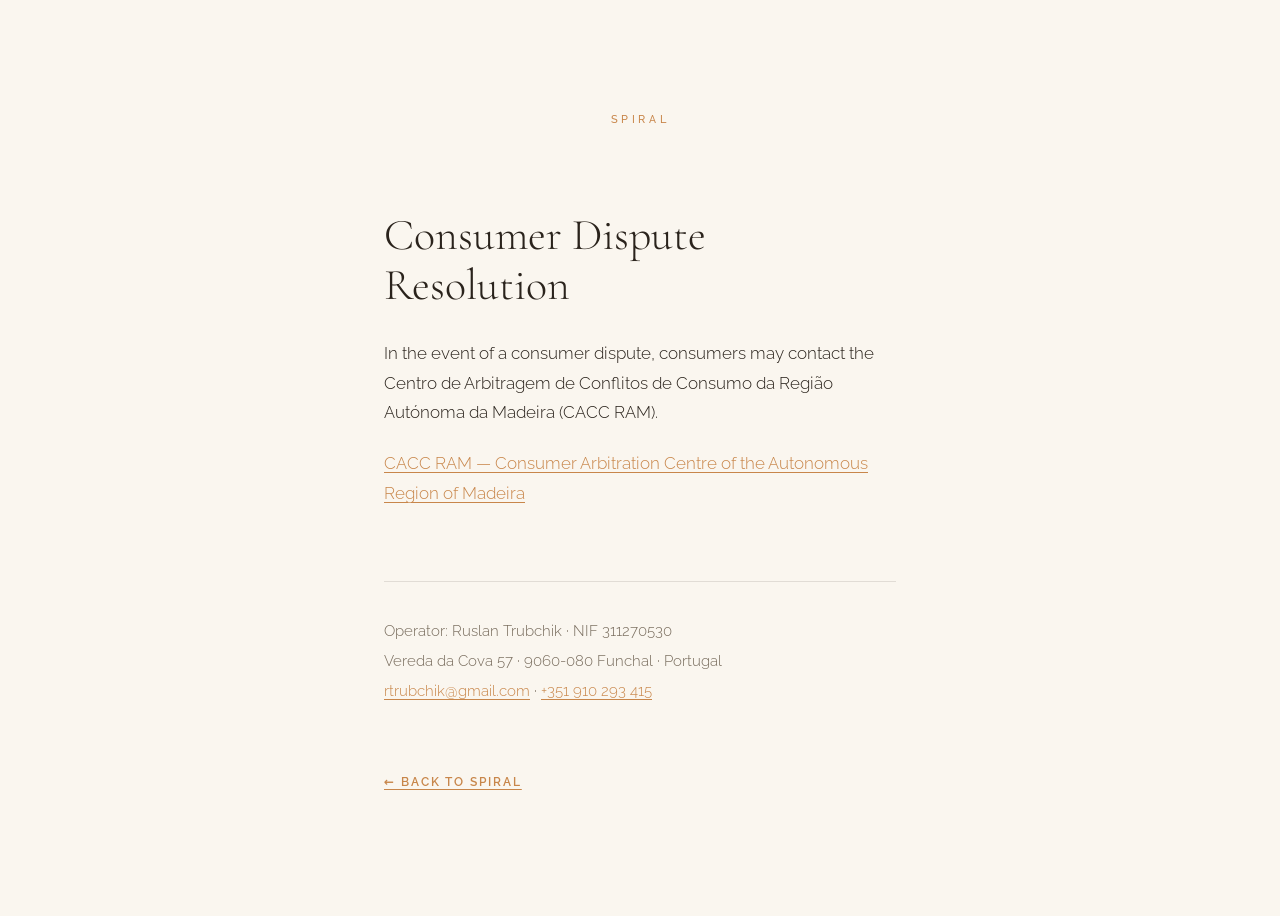
<file: consumer-dispute-resolution.html>
<!DOCTYPE html>
<html lang="en">
<head>
  <meta charset="UTF-8" />
  <meta name="viewport" content="width=device-width, initial-scale=1.0" />
  <title>Consumer Dispute Resolution — Spiral</title>
  <meta name="description" content="How to raise a consumer dispute related to Spiral in Madeira." />
  <meta name="theme-color" content="#14110e" />
  <meta name="robots" content="noindex, nofollow" />
  <link rel="icon" href="favicon/favicon.ico" sizes="48x48" />
  <link rel="icon" type="image/svg+xml" href="favicon/favicon.svg" />
  <link rel="apple-touch-icon" href="favicon/apple-touch-icon.png" />
  <link rel="preconnect" href="https://fonts.googleapis.com" />
  <link rel="preconnect" href="https://fonts.gstatic.com" crossorigin />
  <link href="https://fonts.googleapis.com/css2?family=Cormorant+Garamond:ital,wght@0,300;0,400;0,500;1,300;1,400&family=Raleway:wght@300;400;500;600&display=swap" rel="stylesheet" />
  <style>
    :root {
      --ink: #110f0c; --paper: #faf6ef;
      --ember: #c8864a; --ember-lt: #e3aa6f;
      --text-l: #2a231c; --muted-l: #75695a;
      --serif: "Cormorant Garamond", "Times New Roman", serif;
      --sans: "Raleway", system-ui, sans-serif;
      --wrap: 640px; --gutter: clamp(20px, 6vw, 64px);
    }
    *, *::before, *::after { box-sizing: border-box; }
    body {
      margin: 0; background: var(--paper); color: var(--text-l);
      font-family: var(--sans); font-weight: 300; font-size: 16.5px; line-height: 1.8;
      -webkit-font-smoothing: antialiased;
    }
    .wrap { width: 100%; max-width: var(--wrap); margin: 0 auto; padding: clamp(60px, 10vw, 110px) var(--gutter) clamp(70px, 10vw, 120px); }
    .mark {
      display: block; text-align: center; font-size: 11px; font-weight: 500;
      letter-spacing: .32em; text-transform: uppercase; color: var(--ember);
      text-decoration: none; margin-bottom: clamp(48px, 8vw, 80px);
    }
    h1 { font-family: var(--serif); font-weight: 300; font-size: clamp(32px, 5vw, 44px); line-height: 1.15; margin: 0 0 28px; }
    p { margin: 0 0 1.3em; }
    a { color: var(--ember); text-decoration: underline; text-decoration-thickness: 1px; text-underline-offset: 3px; }
    a:hover { color: var(--ember-lt); }
    .addr { margin-top: clamp(48px, 8vw, 72px); padding-top: clamp(24px, 4vw, 36px); border-top: 1px solid rgba(42,35,28,.12); font-size: 14.5px; color: var(--muted-l); }
    .addr p { margin: 0 0 4px; }
    .back { display: inline-block; margin-top: clamp(40px, 7vw, 64px); font-size: 12px; letter-spacing: .16em; text-transform: uppercase; font-weight: 600; }
  </style>
</head>
<body>
  <main class="wrap">
    <a href="index.html" class="mark">Spiral</a>

    <h1>Consumer Dispute Resolution</h1>

    <p>In the event of a consumer dispute, consumers may contact the Centro de Arbitragem de Conflitos de Consumo da Região Autónoma da Madeira (CACC RAM).</p>

    <p><a href="https://www.madeira.gov.pt/cacc" target="_blank" rel="noopener">CACC RAM — Consumer Arbitration Centre of the Autonomous Region of Madeira</a></p>

    <div class="addr">
      <p>Operator: Ruslan Trubchik · NIF 311270530</p>
      <p>Vereda da Cova 57 · 9060-080 Funchal · Portugal</p>
      <p><a href="mailto:rtrubchik@gmail.com">rtrubchik@gmail.com</a> · <a href="tel:+351910293415">+351 910 293 415</a></p>
    </div>

    <a href="index.html" class="back">← Back to Spiral</a>
  </main>
</body>
</html>
</file>
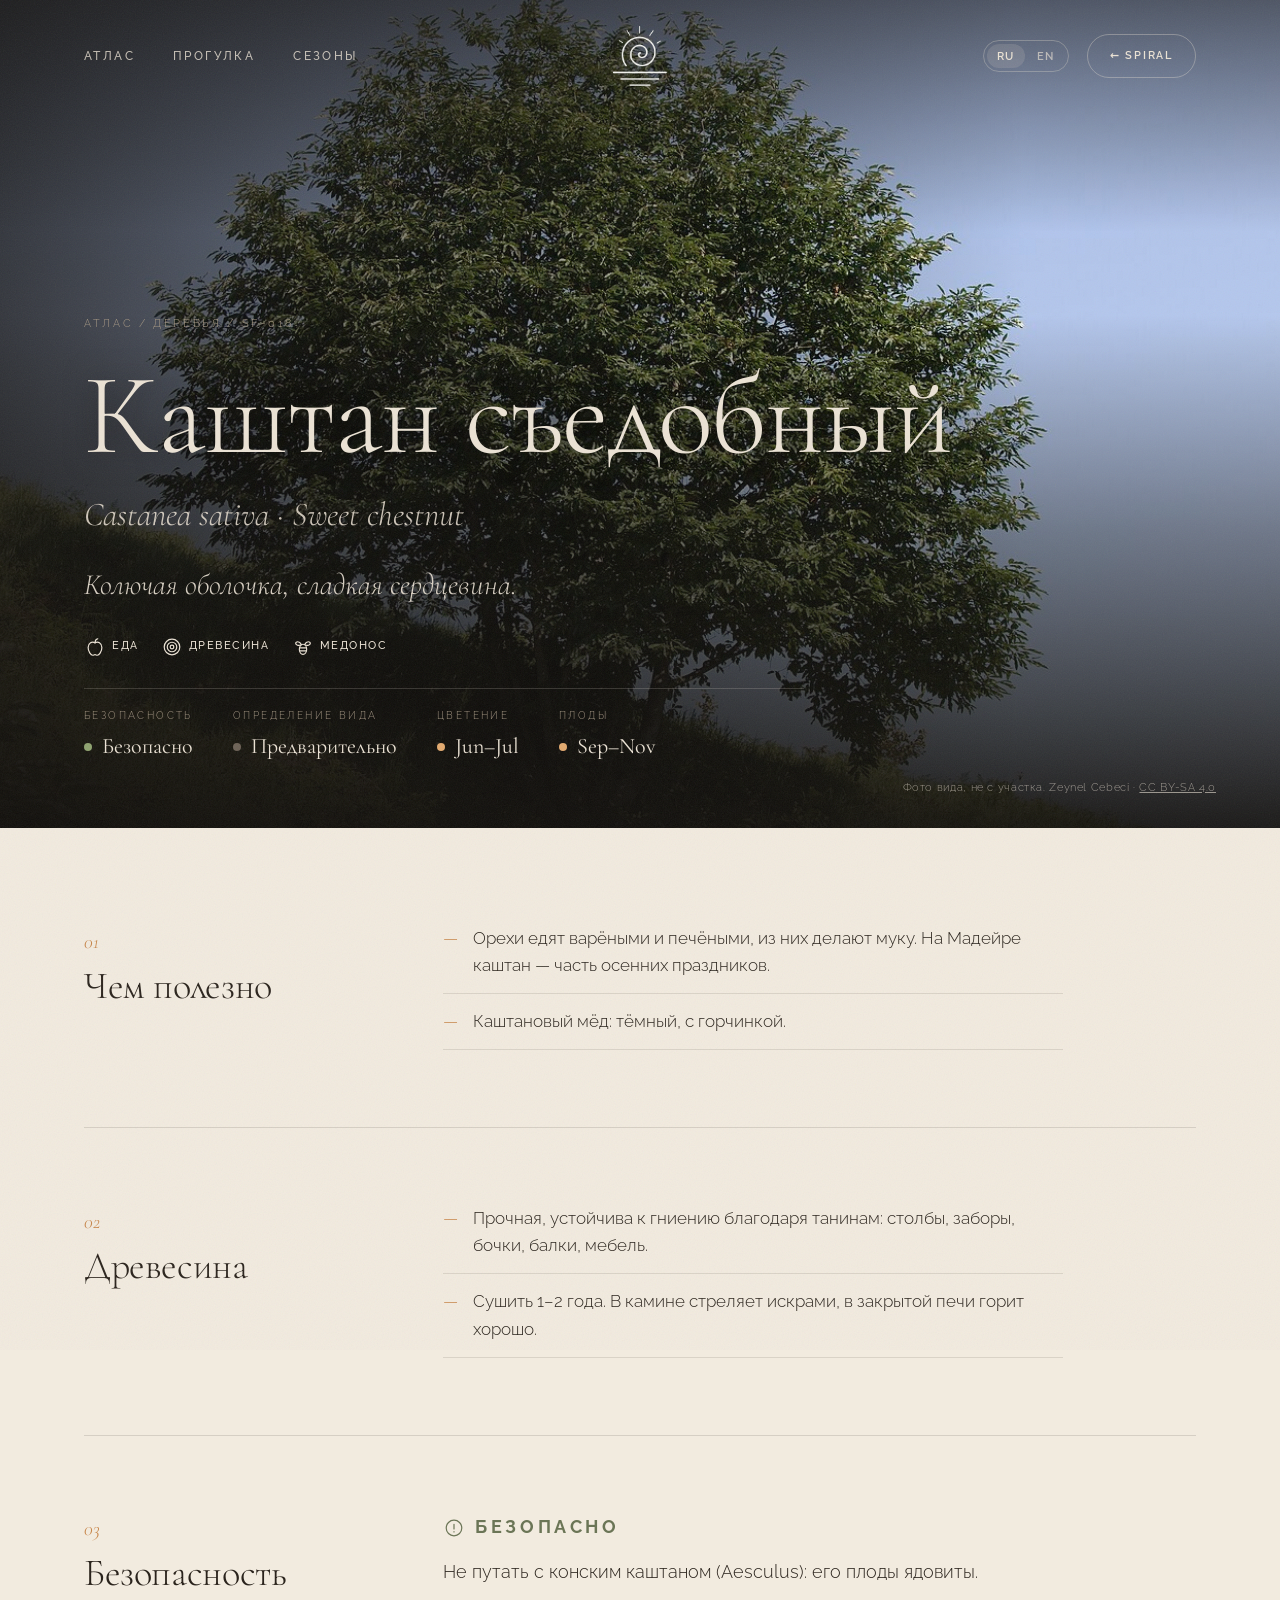
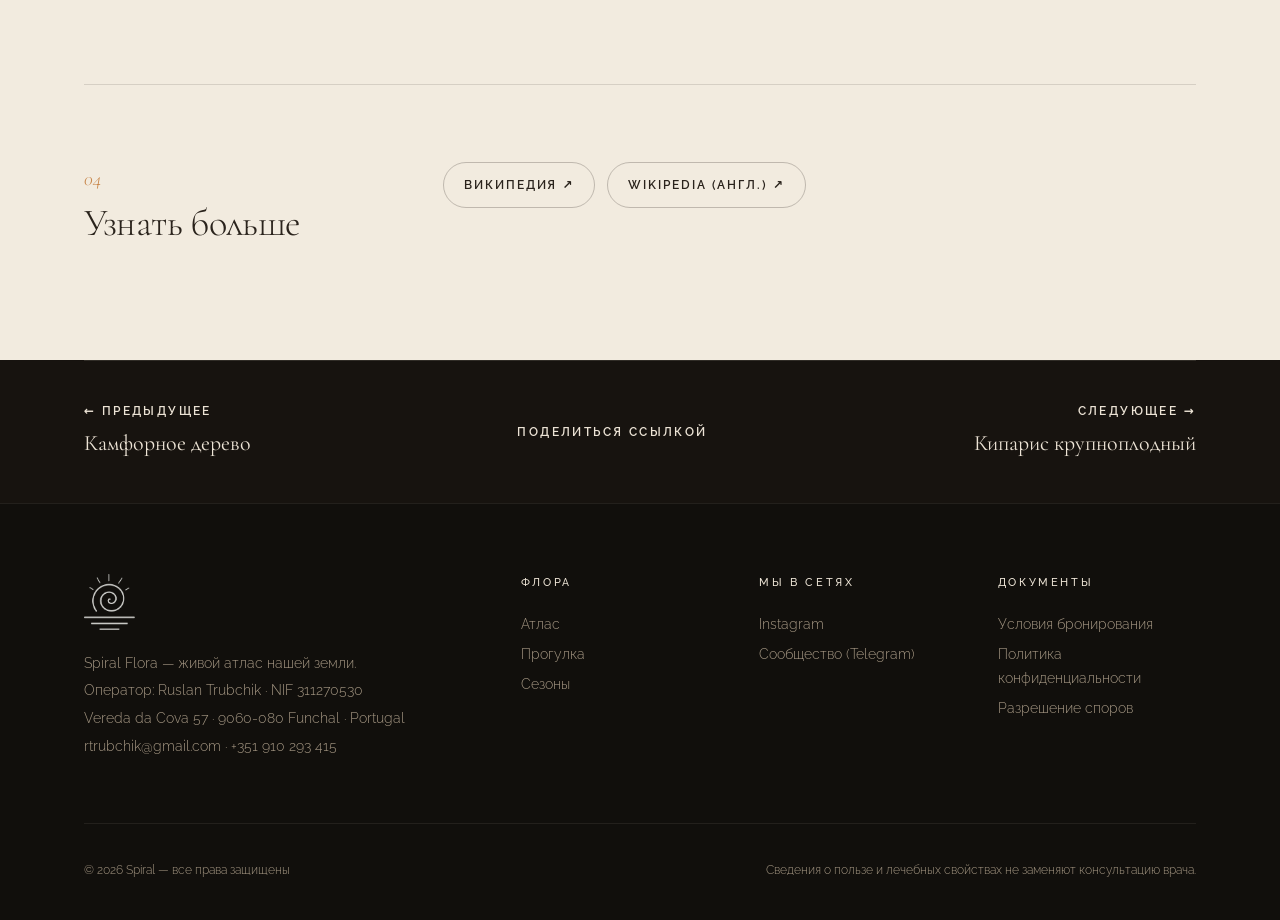
<file: flora-plant.html>
<!DOCTYPE html>
<html lang="ru">
<head>
  <meta charset="UTF-8" />
  <meta name="viewport" content="width=device-width, initial-scale=1.0" />
  <title>Spiral Flora</title>
  <meta name="description" content="Страница растения Spiral Flora: польза, древесина, безопасность." />
  <meta name="theme-color" content="#14110e" />
  <meta name="robots" content="index, follow" />
  <link rel="canonical" href="https://www.spiralpark.com/flora-plant.html" />
  <meta property="og:title" content="Spiral Flora" />
  <meta property="og:image" content="https://www.spiralpark.com/images/steam/02-eucalyptus.jpg" />
  <meta property="og:type" content="article" />
  <link rel="icon" href="favicon/favicon.ico" sizes="48x48" />
  <link rel="icon" type="image/svg+xml" href="favicon/favicon.svg" />
  <link rel="preconnect" href="https://fonts.googleapis.com" />
  <link rel="preconnect" href="https://fonts.gstatic.com" crossorigin />
  <link href="https://fonts.googleapis.com/css2?family=Cormorant+Garamond:ital,wght@0,300;0,400;0,500;1,300;1,400&family=Raleway:wght@300;400;500;600&display=swap" rel="stylesheet" />
  <link rel="stylesheet" href="spiral-base.css?v=20261118b" />
  <link rel="stylesheet" href="flora.css?v=20261118b" />
</head>
<body id="top" data-page="plant">
  <script>document.documentElement.classList.add('js');</script>

  <header class="nav" id="nav">
    <div class="wrap">
      <nav class="nav-links">
        <a href="flora.html#atlas" data-i18n="nav.explore">Explore</a>
        <a href="flora.html#walk" data-i18n="nav.walk">Walk</a>
        <a href="flora.html#seasons" data-i18n="nav.seasons">Seasons</a>
      </nav>
      <a href="index.html" class="brand" aria-label="Spiral — home"><img src="lgsp.png" alt="Spiral logo" /></a>
      <div class="nav-right">
        <div class="lang" role="group" aria-label="Language"><button type="button" data-lang="ru">RU</button><button type="button" data-lang="en">EN</button></div>
        <a href="index.html" class="btn btn--ghost nav-back">← Spiral</a>
      </div>
    </div>
  </header>

  <section class="phero">
    <div class="phero-bg" id="pbg"></div>
    <div class="phero-art" id="part" hidden></div>
    <div class="wrap">
      <p class="crumbs"><a href="flora.html#atlas" data-i18n="nav.explore">Атлас</a> / <span id="pcat"></span> / <span id="pid"></span></p>
      <h1 id="pname"></h1>
      <p class="latin" id="platin"></p>
      <p class="essence" id="pess"></p>
      <div class="icons icons--lg" id="picons"></div>
      <div class="axes" id="axes"></div>
    </div>
    <p class="photo-credit" id="pcredit"></p>
  </section>

  <section class="sec light" style="padding:20px 0 40px">
    <div class="wrap" id="chapters"></div>
  </section>

  <section class="dark2" style="padding:0"><div class="wrap">
    <div class="pnav">
      <a id="pprev" href="#"><span data-i18n="p.prev">← Предыдущее</span><span class="name"></span></a>
      <button id="pshare" type="button" data-i18n="p.share">Поделиться ссылкой</button>
      <a id="pnext" href="#" style="text-align:right"><span data-i18n="p.next">Следующее →</span><span class="name"></span></a>
    </div>
  </div></section>

  <footer>
    <div class="wrap">
      <div>
        <img src="lgsp.png" alt="Spiral logo" />
        <p data-i18n="foot.tag">Spiral Flora — живой атлас нашей земли.</p>
        <p data-i18n="foot.op">Оператор: Ruslan Trubchik · NIF 311270530</p>
        <p>Vereda da Cova 57 · 9060-080 Funchal · Portugal</p>
        <p><a href="mailto:rtrubchik@gmail.com" style="display:inline">rtrubchik@gmail.com</a> · <a href="tel:+351910293415" style="display:inline">+351 910 293 415</a></p>
      </div>
      <div>
        <h4 data-i18n="foot.flora">Флора</h4>
        <a href="flora.html#atlas" data-i18n="nav.explore">Explore</a>
        <a href="flora.html#walk" data-i18n="nav.walk">Walk</a>
        <a href="flora.html#seasons" data-i18n="nav.seasons">Seasons</a>
      </div>
      <div>
        <h4 data-i18n="foot.follow">Мы в сетях</h4>
        <a href="https://instagram.com/spiral_madeira" target="_blank" rel="noopener">Instagram</a>
        <a href="https://t.me/+J0U1CG0tSghhNWIy" target="_blank" rel="noopener" data-i18n="foot.tg">Сообщество (Telegram)</a>
      </div>
      <div>
        <h4 data-i18n="foot.legal">Документы</h4>
        <a href="booking-conditions.html" data-i18n="foot.booking">Условия бронирования</a>
        <a href="privacy-policy.html" data-i18n="foot.privacy">Политика конфиденциальности</a>
        <a href="consumer-dispute-resolution.html" data-i18n="foot.dispute">Разрешение споров</a>
      </div>
      <div class="legal"><span data-i18n="foot.rights">© 2026 Spiral — все права защищены</span><span data-i18n="foot.note">Сведения о пользе и лечебных свойствах не заменяют консультацию врача.</span></div>
    </div>
  </footer>

  <script src="flora-data.js?v=20261118b"></script>
  <script src="flora-config.js?v=20261118b"></script>
  <script src="flora-art.js?v=20261118b"></script>
  <script src="flora.js?v=20261118b"></script>
</body>
</html>
</file>
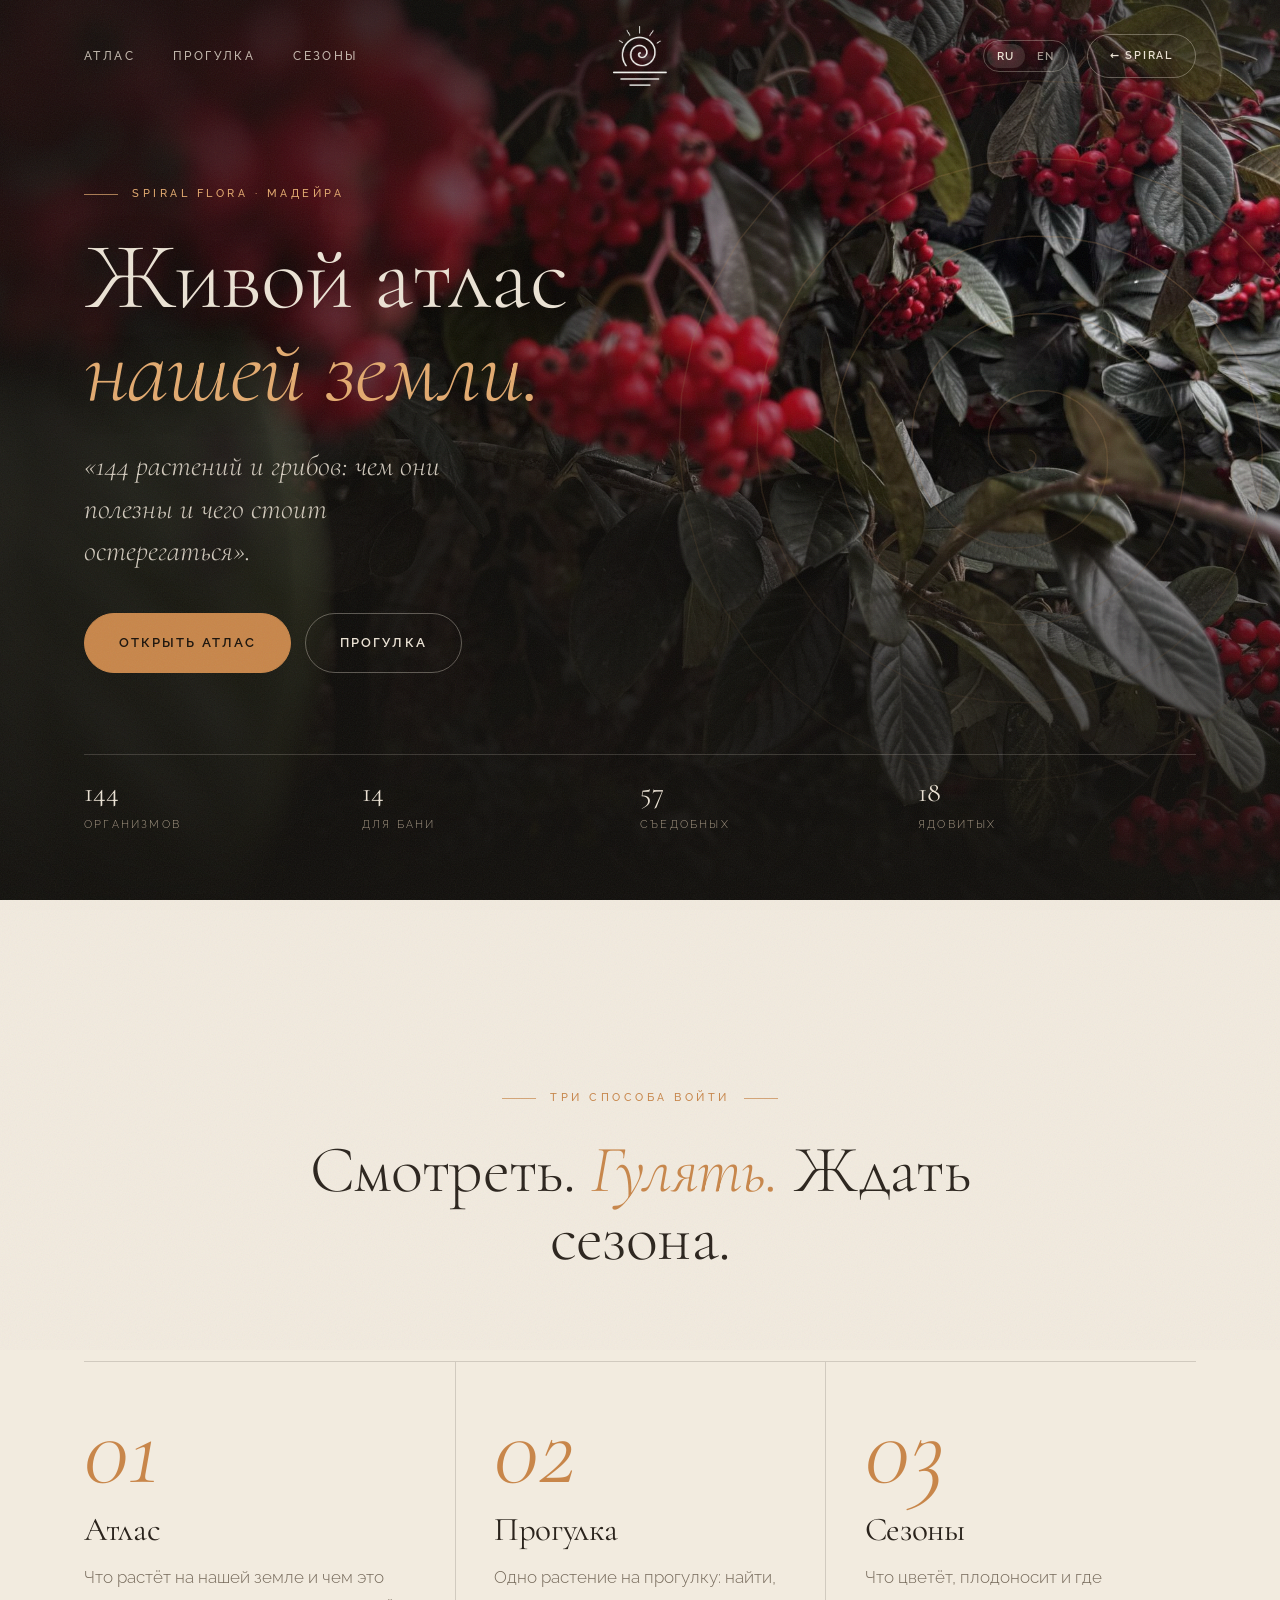
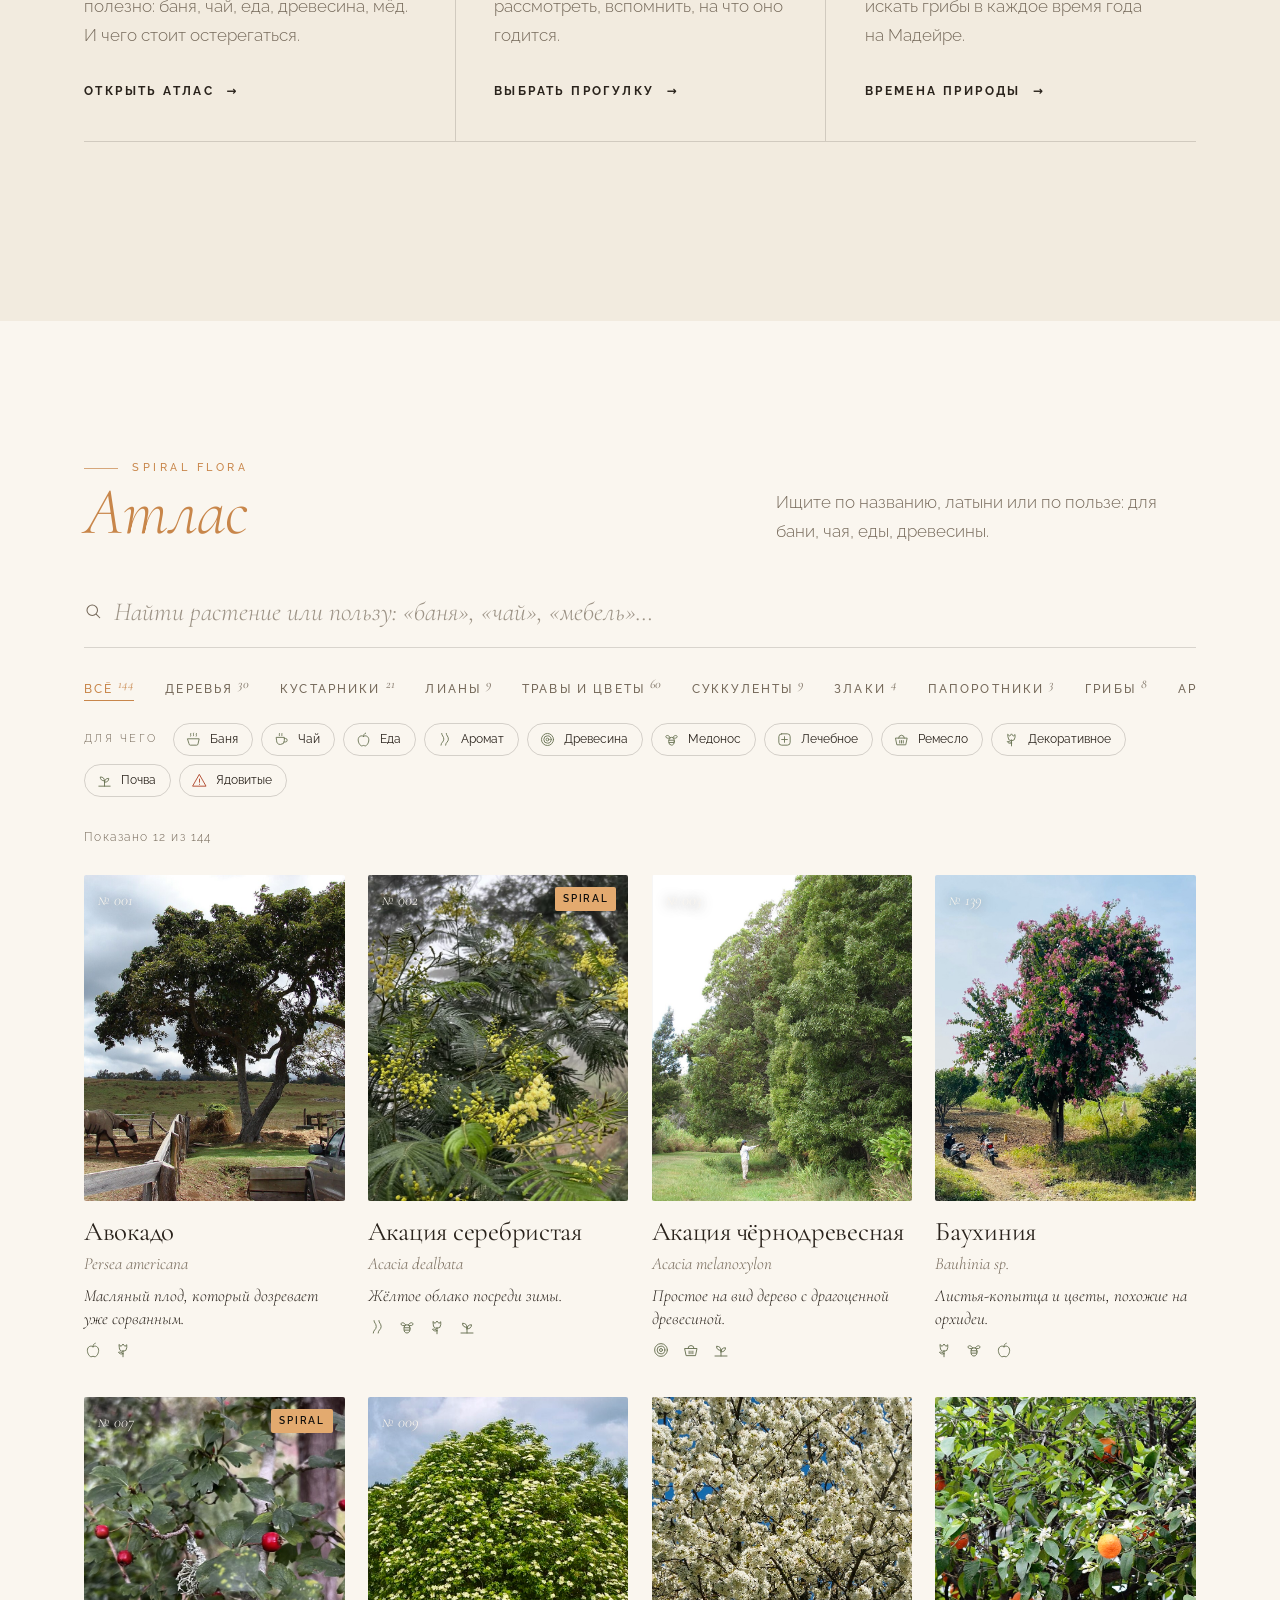
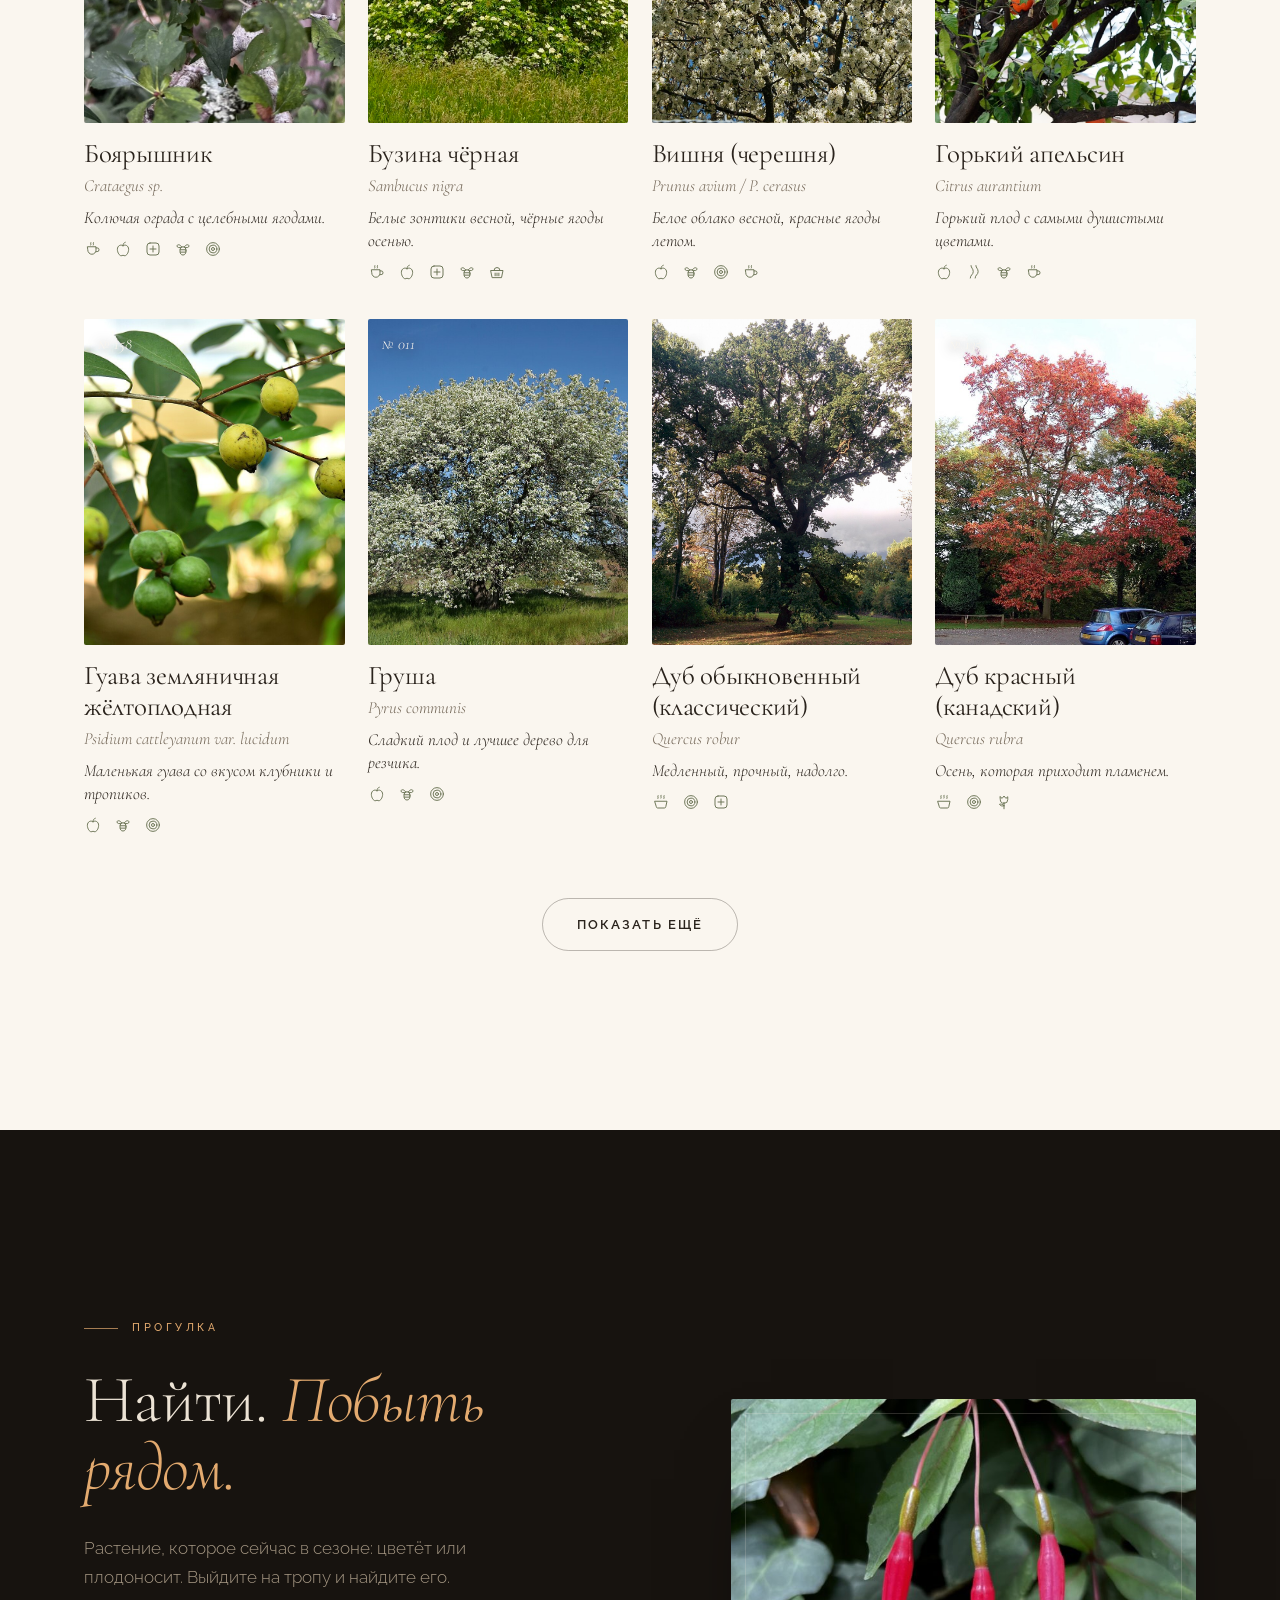
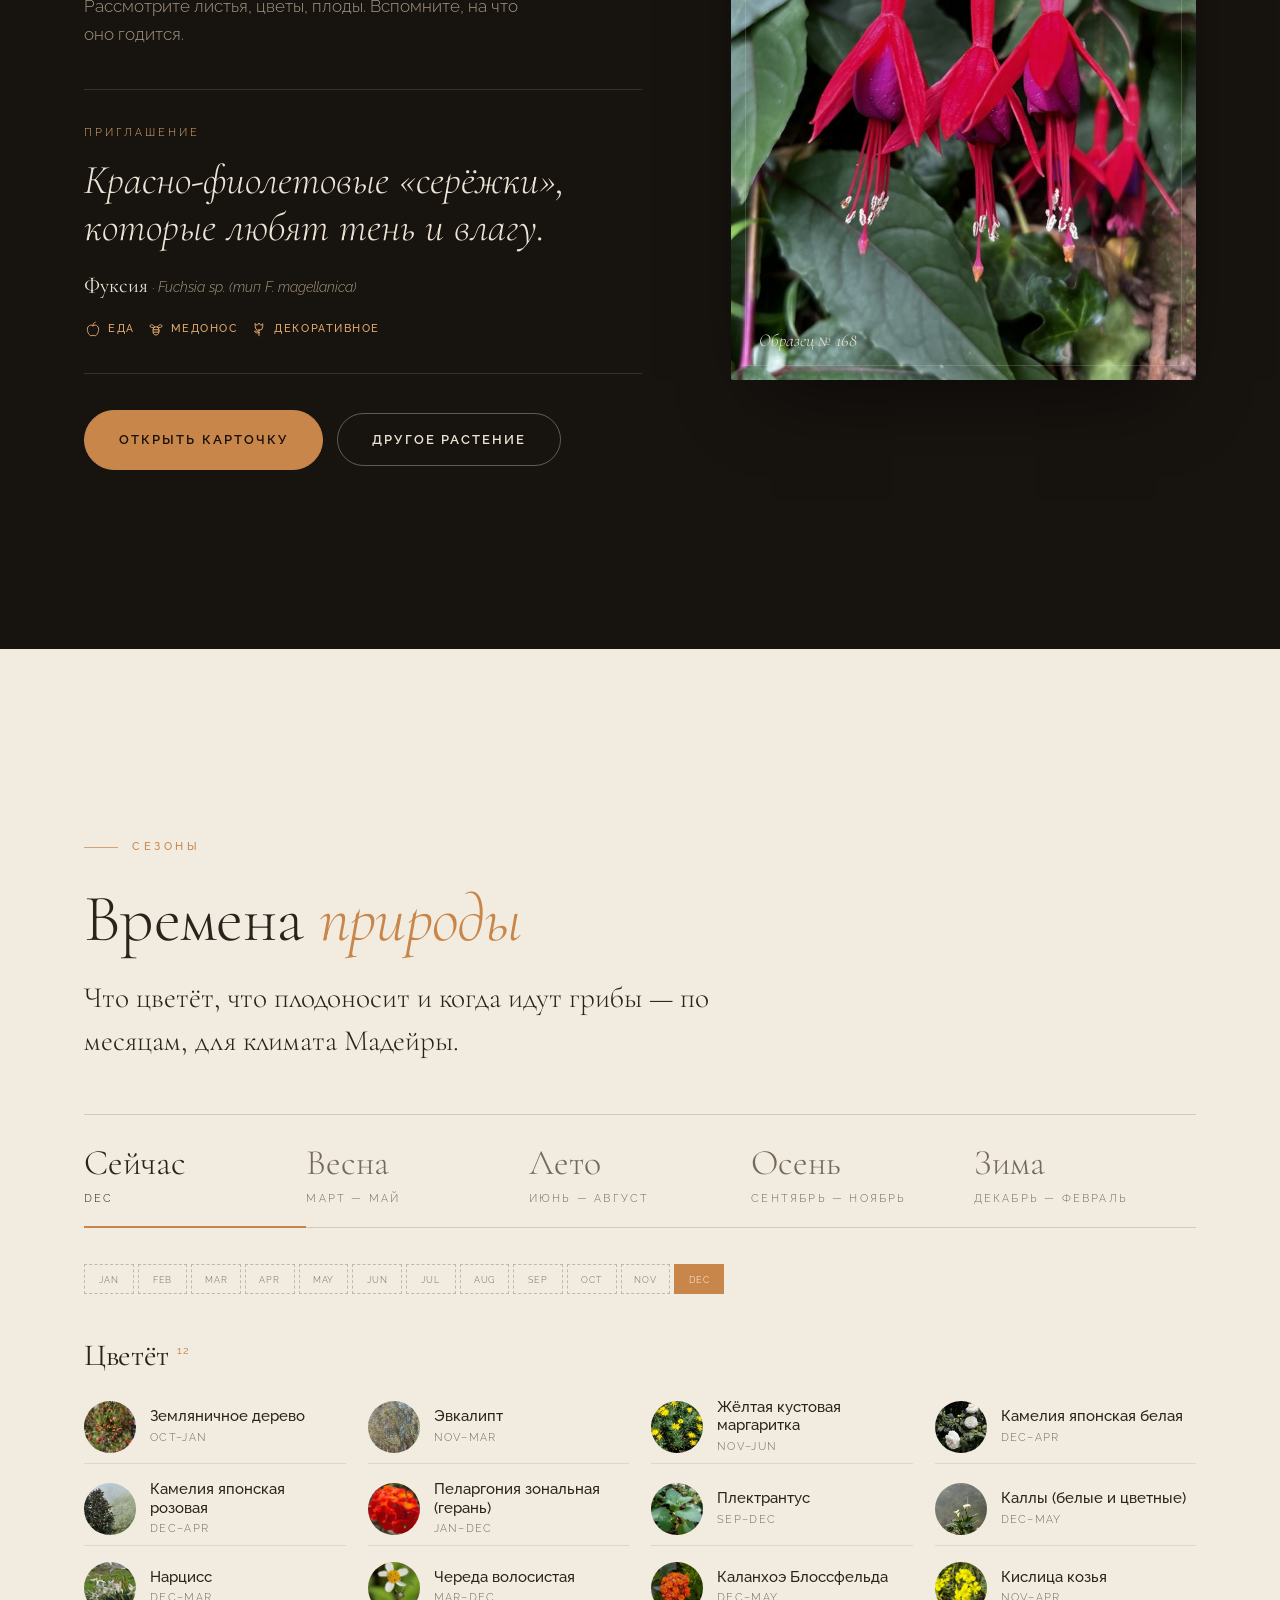
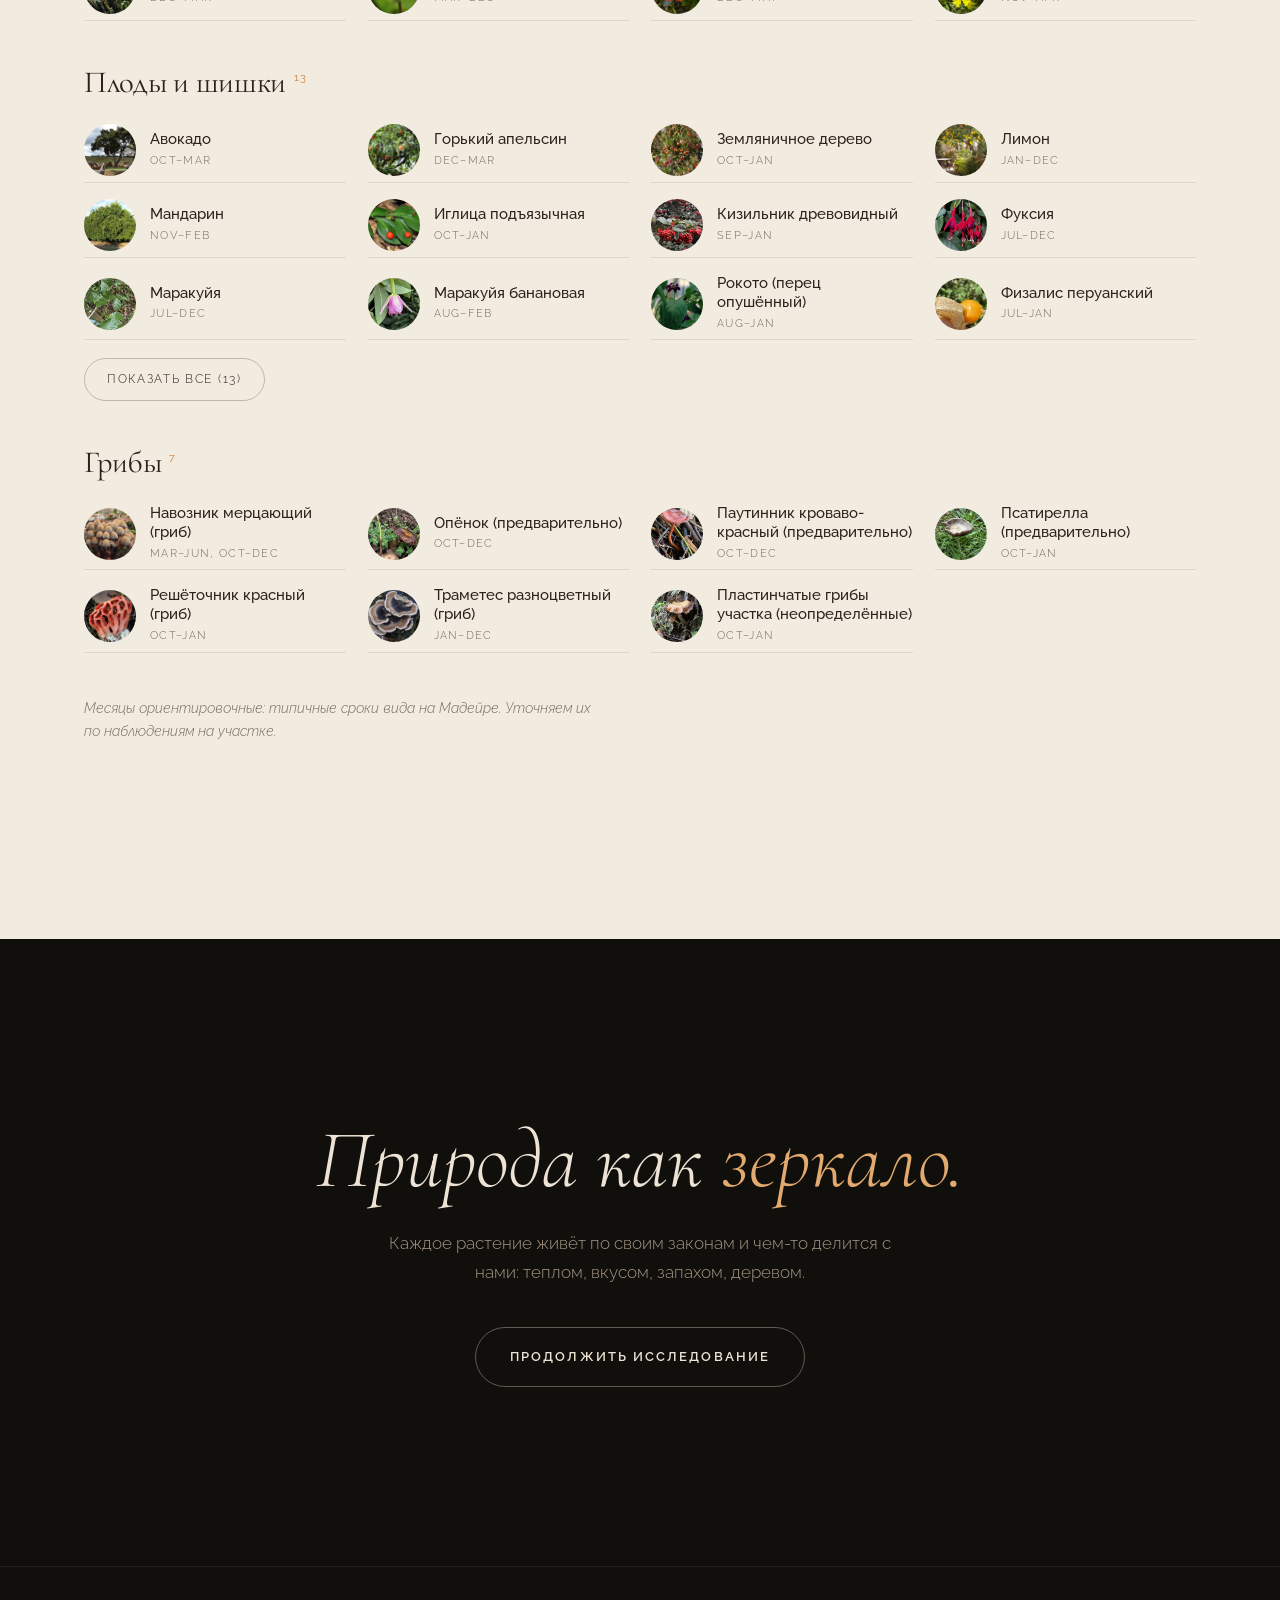
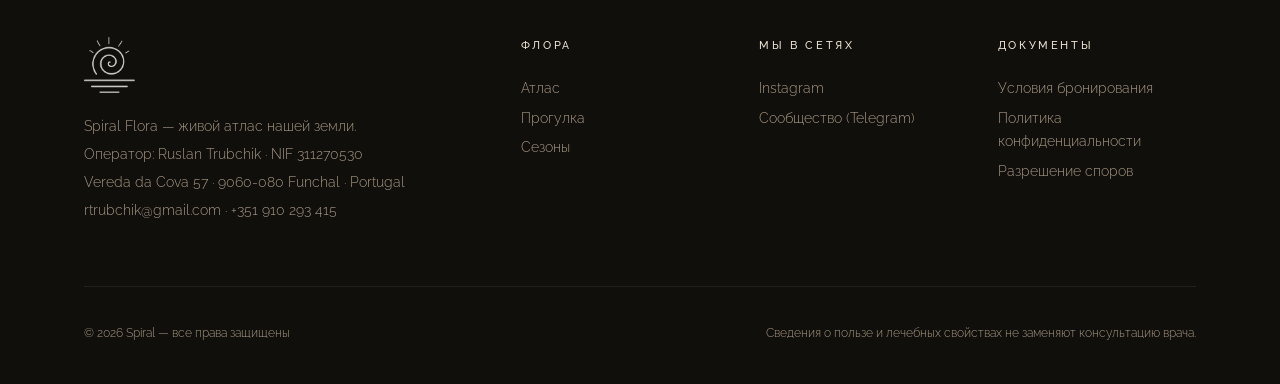
<file: flora.html>
<!DOCTYPE html>
<html lang="ru">
<head>
  <meta charset="UTF-8" />
  <meta name="viewport" content="width=device-width, initial-scale=1.0" />
  <title data-i18n="doc.title">Spiral Flora — живой атлас нашей земли</title>
  <meta name="description" content="Живой атлас растений Spiral Park Madeira: польза, баня, чай, древесина, безопасность." />
  <meta name="theme-color" content="#14110e" />
  <meta name="robots" content="index, follow" />
  <link rel="canonical" href="https://www.spiralpark.com/flora" />
  <meta property="og:title" content="Spiral Flora — The living atlas of our land" />
  <meta property="og:description" content="Растения и грибы Spiral Park Madeira: баня, чай, еда, древесина, лечебные свойства и безопасность." />
  <meta property="og:image" content="https://www.spiralpark.com/images/flora/cover/cover-3.jpg" />
  <meta property="og:url" content="https://www.spiralpark.com/flora" />
  <meta property="og:type" content="website" />
  <meta name="twitter:card" content="summary_large_image" />
  <link rel="icon" href="favicon/favicon.ico" sizes="48x48" />
  <link rel="icon" type="image/svg+xml" href="favicon/favicon.svg" />
  <link rel="preconnect" href="https://fonts.googleapis.com" />
  <link rel="preconnect" href="https://fonts.gstatic.com" crossorigin />
  <link href="https://fonts.googleapis.com/css2?family=Cormorant+Garamond:ital,wght@0,300;0,400;0,500;1,300;1,400&family=Raleway:wght@300;400;500;600&display=swap" rel="stylesheet" />
  <link rel="stylesheet" href="spiral-base.css?v=20261118b" />
  <link rel="stylesheet" href="flora.css?v=20261118b" />
</head>
<body id="top" data-page="home">
  <script>document.documentElement.classList.add('js');</script>

  <header class="nav" id="nav">
    <div class="wrap">
      <nav class="nav-links">
        <a href="flora.html#atlas" data-i18n="nav.explore">Explore</a>
        <a href="flora.html#walk" data-i18n="nav.walk">Walk</a>
        <a href="flora.html#seasons" data-i18n="nav.seasons">Seasons</a>
      </nav>
      <a href="index.html" class="brand" aria-label="Spiral — home"><img src="lgsp.png" alt="Spiral logo" /></a>
      <div class="nav-right">
        <div class="lang" role="group" aria-label="Language"><button type="button" data-lang="ru">RU</button><button type="button" data-lang="en">EN</button></div>
        <a href="index.html" class="btn btn--ghost nav-back">← Spiral</a>
      </div>
    </div>
  </header>

  <section class="fhero">
    <div class="fhero-bg"></div>
    <script>
      // Обложка: одно из четырёх фото с участка, случайно при каждом открытии.
      (function () {
        var n = 1 + Math.floor(Math.random() * 4);
        document.currentScript.previousElementSibling.style.backgroundImage = 'url("images/flora/cover/cover-' + n + '.jpg")';
      })();
    </script>
    <svg class="fhero-spiral" viewBox="-100 -100 200 200" aria-hidden="true"><path id="heroSpiral" fill="none" stroke="currentColor" stroke-width=".35"/></svg>
    <div class="wrap">
      <p class="eyebrow rv" data-i18n="hero.eyebrow">Spiral Flora · Мадейра</p>
      <h1 class="rv" data-i18n-em="hero.h1">Живой атлас <em>нашей земли.</em></h1>
      <p class="lead rv d1" id="heroLead"></p>
      <div class="fhero-cta rv d2">
        <a href="#atlas" class="btn" data-i18n="hero.cta1">Открыть атлас</a>
        <a href="#walk" class="btn btn--ghost" data-i18n="hero.cta2">Прогулка</a>
      </div>
      <div class="facts rv d3" id="facts"></div>
    </div>
  </section>

  <section class="sec light" id="ways">
    <div class="wrap">
      <div class="ways-head">
        <p class="eyebrow rv" data-i18n="ways.eyebrow">Три способа войти</p>
        <h2 class="rv" data-i18n-em="ways.h2">Смотреть. <em>Гулять.</em> Ждать сезона.</h2>
      </div>
      <div class="ways">
        <article class="way rv"><span class="num">01</span><h3 data-i18n="ways.1t">Атлас</h3><p data-i18n="ways.1">Что растёт на нашей земле и чем это полезно: баня, чай, еда, древесина, мёд. И чего стоит остерегаться.</p><a class="more" href="#atlas"><b data-i18n="ways.1a">Открыть атлас</b> <span>→</span></a></article>
        <article class="way rv d1"><span class="num">02</span><h3 data-i18n="ways.2t">Прогулка</h3><p data-i18n="ways.2">Одно растение на прогулку: найти, рассмотреть, вспомнить, на что оно годится.</p><a class="more" href="#walk"><b data-i18n="ways.2a">Выбрать прогулку</b> <span>→</span></a></article>
        <article class="way rv d2"><span class="num">03</span><h3 data-i18n="ways.3t">Сезоны</h3><p data-i18n="ways.3">Что цветёт, плодоносит и где искать грибы в каждое время года на Мадейре.</p><a class="more" href="#seasons"><b data-i18n="ways.3a">Времена природы</b> <span>→</span></a></article>
      </div>
    </div>
  </section>

  <section class="sec paper light" id="atlas" style="padding-top:clamp(80px,10vw,130px)">
    <div class="wrap">
      <div class="atlas-head">
        <div><p class="eyebrow rv" data-i18n="atlas.eyebrow">Spiral Flora</p><h2 class="rv" data-i18n-em="atlas.h2"><em>Атлас</em></h2></div>
        <p class="rv d1" data-i18n="atlas.lead">Ищите по названию, латыни или по пользе: для бани, чая, еды, древесины.</p>
      </div>
      <div class="tools">
        <label class="search"><svg viewBox="0 0 24 24" fill="none" stroke="currentColor" stroke-width="1.4" stroke-linecap="round" aria-hidden="true"><circle cx="11" cy="11" r="7"/><path d="M16.5 16.5L21 21"/></svg><input id="q" type="search" autocomplete="off" /></label>
      </div>
      <div class="tabs" id="tabs" role="tablist"></div>
      <div class="uses" id="uses"></div>
      <p class="status-line" id="statusLine" aria-live="polite"></p>
      <div class="cards" id="cards"></div>
      <div class="more-row"><button class="btn btn--ghost" id="moreBtn" hidden data-i18n="atlas.more">Показать ещё</button></div>
    </div>
  </section>

  <section class="sec dark2 walk" id="walk">
    <div class="wrap">
      <div>
        <p class="eyebrow rv" data-i18n="walk.eyebrow">Прогулка</p>
        <h2 class="rv" data-i18n-em="walk.h2">Найти. <em>Побыть рядом.</em></h2>
        <p class="intro rv d1" data-i18n="walk.intro">Растение, которое сейчас в сезоне: цветёт или плодоносит. Выйдите на тропу и найдите его. Рассмотрите листья, цветы, плоды. Вспомните, на что оно годится.</p>
        <div class="invite rv d1" aria-live="polite">
          <span class="for" data-i18n="walk.for">Приглашение</span>
          <blockquote id="wq"></blockquote>
          <p class="plant" id="wplant"></p>
          <div class="icons" id="wicons"></div>
        </div>
        <div class="walk-cta rv d2">
          <a class="btn" id="wopen" href="#" data-i18n="walk.open">Открыть карточку</a>
          <button class="btn btn--ghost" id="wnext" type="button" data-i18n="walk.next">Другое растение</button>
        </div>
      </div>
      <div class="walk-ph rv d1" id="wph"></div>
    </div>
  </section>

  <section class="sec light" id="seasons">
    <div class="wrap">
      <div class="seasons-head">
        <p class="eyebrow rv" data-i18n="seasons.eyebrow">Сезоны</p>
        <h2 class="rv" data-i18n-em="seasons.h2">Времена <em>природы</em></h2>
        <p class="lead rv d1" data-i18n="seasons.lead">Что цветёт, что плодоносит и когда идут грибы — по месяцам, для климата Мадейры.</p>
      </div>
      <div class="sline rv" id="sline" role="tablist"></div>
      <div class="sbody" id="sbody"></div>
    </div>
  </section>

  <section class="sec mirror" id="mirror">
    <div class="wrap">
      <blockquote class="rv" data-i18n-em="mirror.q">Природа как <em>зеркало.</em></blockquote>
      <p class="rv d1" data-i18n="mirror.p">Каждое растение живёт по своим законам и чем-то делится с нами: теплом, вкусом, запахом, деревом.</p>
      <a href="#atlas" class="btn btn--ghost rv d2" data-i18n="mirror.cta">Продолжить исследование</a>
    </div>
  </section>

  <footer>
    <div class="wrap">
      <div>
        <img src="lgsp.png" alt="Spiral logo" />
        <p data-i18n="foot.tag">Spiral Flora — живой атлас нашей земли.</p>
        <p data-i18n="foot.op">Оператор: Ruslan Trubchik · NIF 311270530</p>
        <p>Vereda da Cova 57 · 9060-080 Funchal · Portugal</p>
        <p><a href="mailto:rtrubchik@gmail.com" style="display:inline">rtrubchik@gmail.com</a> · <a href="tel:+351910293415" style="display:inline">+351 910 293 415</a></p>
      </div>
      <div>
        <h4 data-i18n="foot.flora">Флора</h4>
        <a href="flora.html#atlas" data-i18n="nav.explore">Explore</a>
        <a href="flora.html#walk" data-i18n="nav.walk">Walk</a>
        <a href="flora.html#seasons" data-i18n="nav.seasons">Seasons</a>
      </div>
      <div>
        <h4 data-i18n="foot.follow">Мы в сетях</h4>
        <a href="https://instagram.com/spiral_madeira" target="_blank" rel="noopener">Instagram</a>
        <a href="https://t.me/+J0U1CG0tSghhNWIy" target="_blank" rel="noopener" data-i18n="foot.tg">Сообщество (Telegram)</a>
      </div>
      <div>
        <h4 data-i18n="foot.legal">Документы</h4>
        <a href="booking-conditions.html" data-i18n="foot.booking">Условия бронирования</a>
        <a href="privacy-policy.html" data-i18n="foot.privacy">Политика конфиденциальности</a>
        <a href="consumer-dispute-resolution.html" data-i18n="foot.dispute">Разрешение споров</a>
      </div>
      <div class="legal"><span data-i18n="foot.rights">© 2026 Spiral — все права защищены</span><span data-i18n="foot.note">Сведения о пользе и лечебных свойствах не заменяют консультацию врача.</span></div>
    </div>
  </footer>

  <script src="flora-data.js?v=20261118b"></script>
  <script src="flora-config.js?v=20261118b"></script>
  <script src="flora-art.js?v=20261118b"></script>
  <script src="flora.js?v=20261118b"></script>
</body>
</html>
</file>
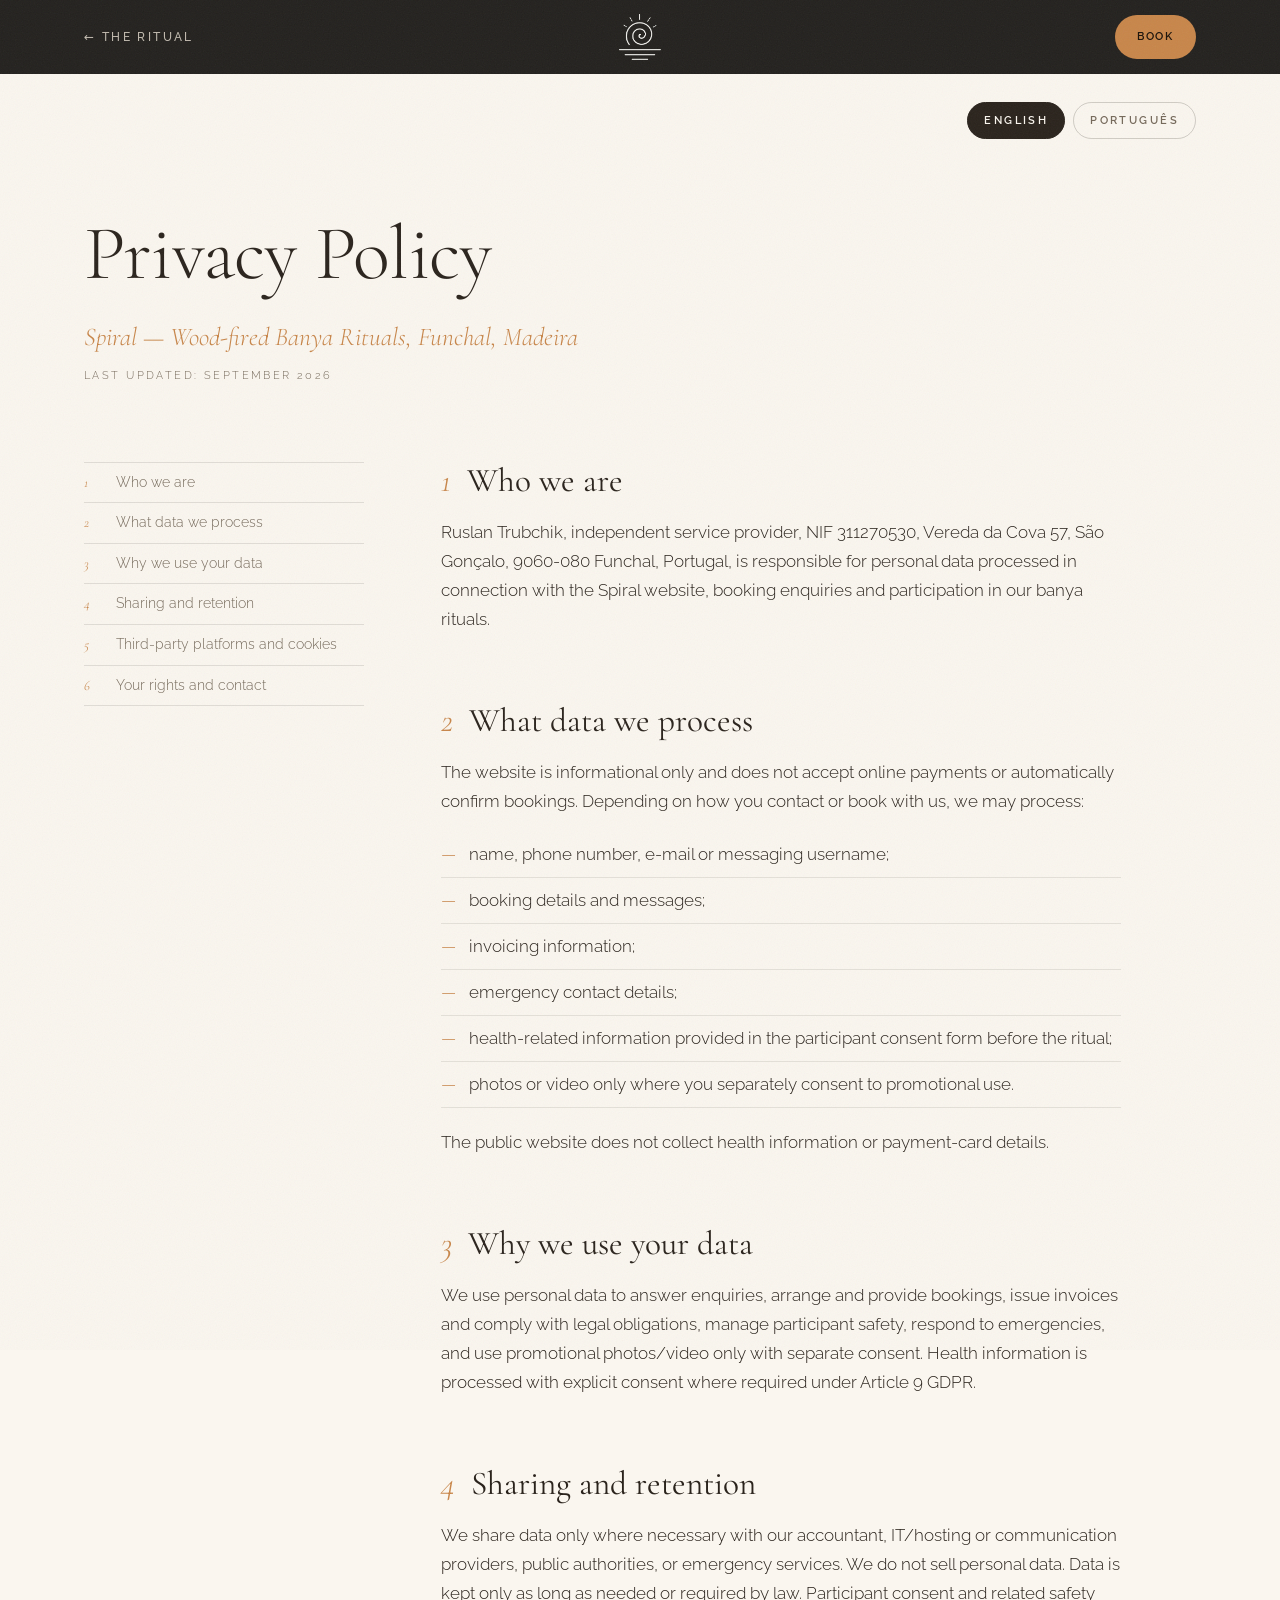
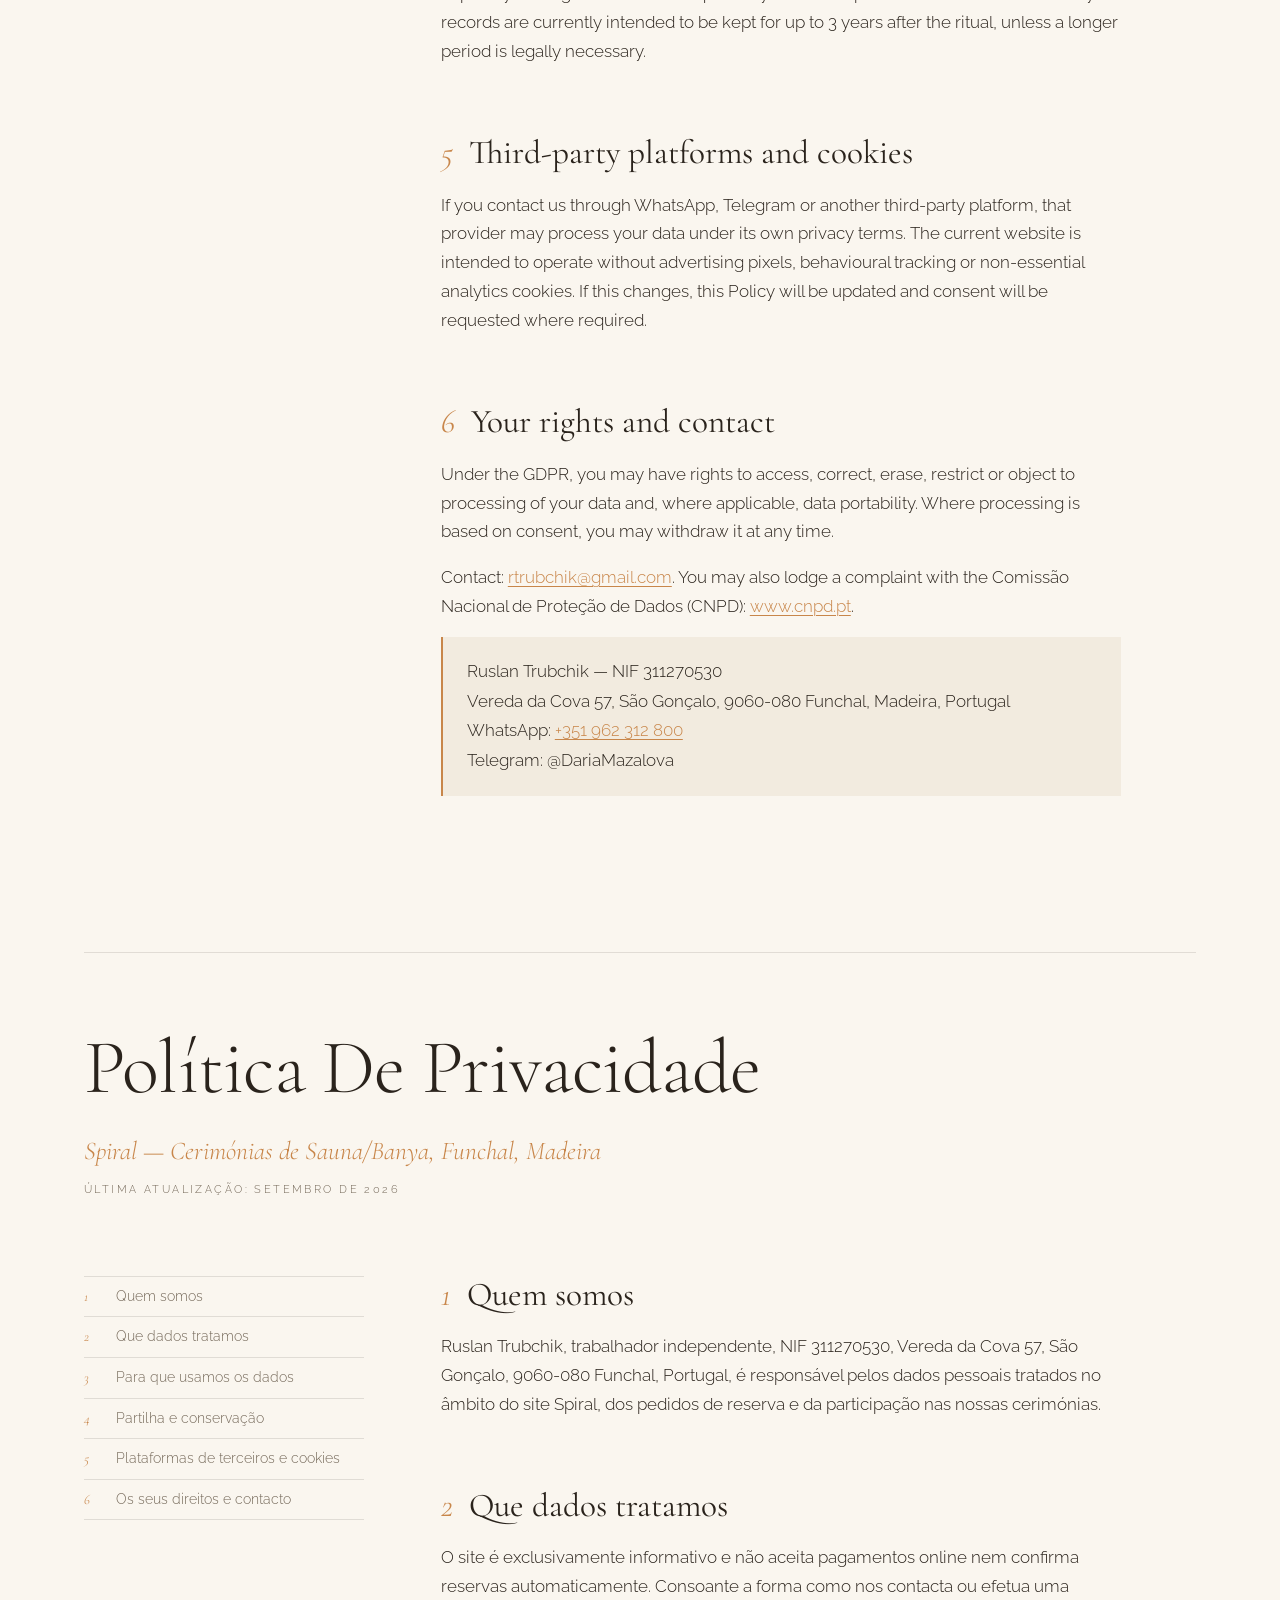
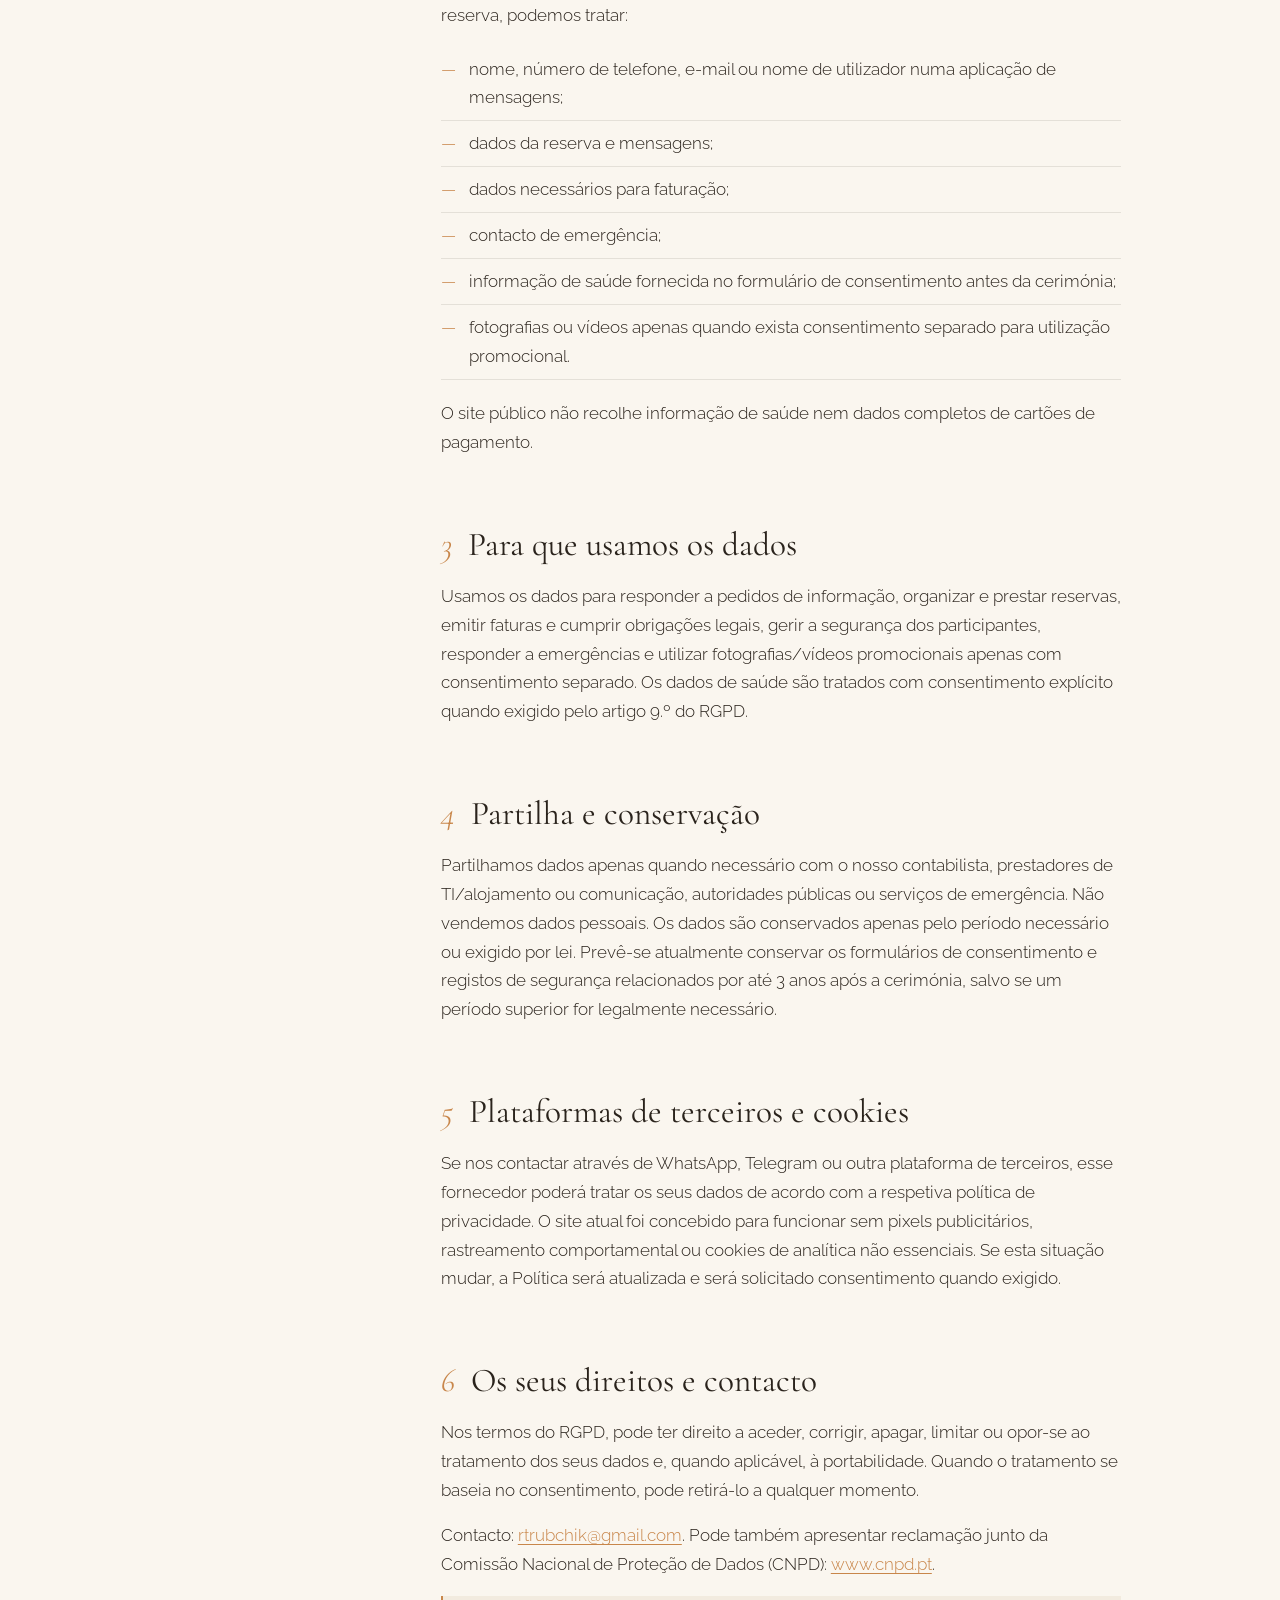
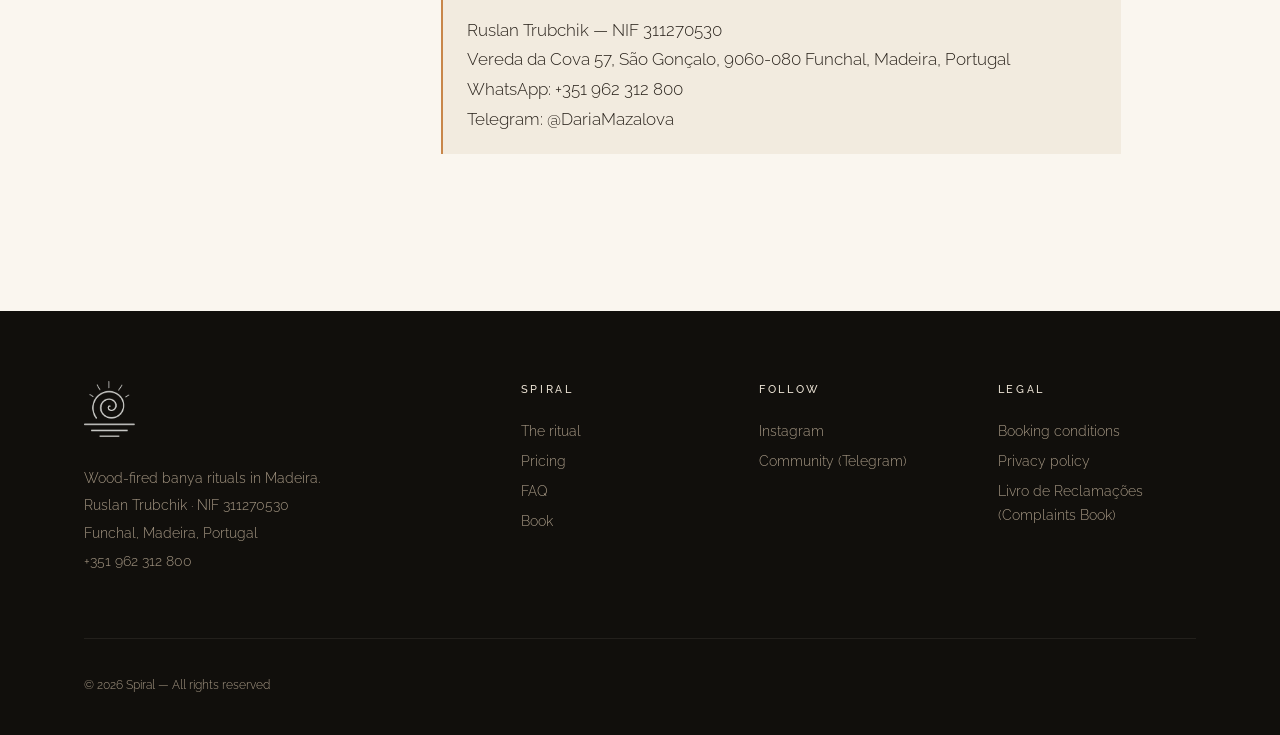
<file: privacy-policy.html>
<!DOCTYPE html>
<html lang="en">
<head>
  <meta charset="UTF-8" />
  <meta name="viewport" content="width=device-width, initial-scale=1.0" />
  <title>Privacy Policy — Spiral</title>
  <meta name="description" content="How Spiral processes personal data for enquiries, bookings and participation in our wood-fired banya rituals in Madeira." />
  <meta name="theme-color" content="#14110e" />
  <meta name="robots" content="noindex, nofollow" />
  <link rel="icon" href="favicon/favicon.ico" sizes="48x48" />
  <link rel="icon" type="image/svg+xml" href="favicon/favicon.svg" />
  <link rel="apple-touch-icon" href="favicon/apple-touch-icon.png" />
  <link rel="preconnect" href="https://fonts.googleapis.com" />
  <link rel="preconnect" href="https://fonts.gstatic.com" crossorigin />
  <link href="https://fonts.googleapis.com/css2?family=Cormorant+Garamond:ital,wght@0,300;0,400;0,500;1,300;1,400&family=Raleway:wght@300;400;500;600&display=swap" rel="stylesheet" />
  <style>
    :root {
      --ink: #110f0c; --char: #17130f; --linen: #f2ebdf; --paper: #faf6ef;
      --ember: #c8864a; --ember-lt: #e3aa6f;
      --text-d: #ece3d5; --muted-d: #a69884; --text-l: #2a231c; --muted-l: #75695a;
      --serif: "Cormorant Garamond", "Times New Roman", serif;
      --sans: "Raleway", system-ui, sans-serif;
      --wrap: 1240px; --gutter: clamp(20px, 5vw, 64px);
      --ease: cubic-bezier(.22,.61,.36,1);
    }
    *, *::before, *::after { box-sizing: border-box; }
    html { scroll-behavior: smooth; -webkit-text-size-adjust: 100%; }
    body { margin: 0; background: var(--paper); color: var(--text-l); font-family: var(--sans); font-weight: 300; font-size: 16.5px; line-height: 1.75; -webkit-font-smoothing: antialiased; overflow-x: hidden; }
    body::after { content: ""; position: fixed; inset: -50%; pointer-events: none; z-index: 100; opacity: .06;
      background-image: url("data:image/svg+xml,%3Csvg xmlns='http://www.w3.org/2000/svg' width='200' height='200'%3E%3Cfilter id='n'%3E%3CfeTurbulence type='fractalNoise' baseFrequency='.85' numOctaves='3' stitchTiles='stitch'/%3E%3C/filter%3E%3Crect width='100%25' height='100%25' filter='url(%23n)'/%3E%3C/svg%3E"); }
    a { color: inherit; }
    .wrap { width: 100%; max-width: var(--wrap); margin: 0 auto; padding: 0 var(--gutter); }

    /* Nav — same as the landing, always solid */
    .nav { position: sticky; top: 0; z-index: 50; background: rgba(17,15,12,.92); backdrop-filter: blur(14px); -webkit-backdrop-filter: blur(14px); padding: 14px 0; color: var(--text-d); }
    .nav .wrap { display: grid; grid-template-columns: minmax(0,1fr) auto minmax(0,1fr); align-items: center; gap: 24px; }
    .nav .back { font-size: 12px; letter-spacing: .2em; text-transform: uppercase; font-weight: 500; text-decoration: none; opacity: .8; transition: opacity .3s; white-space: nowrap; overflow: hidden; text-overflow: ellipsis; }
    .nav .back:hover { opacity: 1; }
    .brand { display: flex; justify-content: center; }
    .brand img { height: 46px; width: auto; filter: invert(1) sepia(.25) brightness(.95); }
    .nav-right { display: flex; justify-content: flex-end; }
    .btn { display: inline-flex; align-items: center; justify-content: center; padding: 12px 22px; border-radius: 999px; background: var(--ember); color: #1a120a; font-size: 11px; font-weight: 600; letter-spacing: .16em; text-transform: uppercase; text-decoration: none; transition: background .4s var(--ease), transform .4s var(--ease); white-space: nowrap; }
    .btn:hover { background: var(--ember-lt); transform: translateY(-2px); }
    @media (max-width: 600px) { .nav .back span { display: none; } .brand img { height: 40px; } }

    /* Language switch */
    .lang { display: flex; gap: 8px; justify-content: flex-end; padding-top: 28px; }
    .lang a { font-size: 11px; letter-spacing: .22em; text-transform: uppercase; font-weight: 600; text-decoration: none; padding: 8px 16px; border-radius: 999px; border: 1px solid rgba(42,35,28,.2); color: var(--muted-l); transition: all .3s; }
    .lang a:hover, .lang a.on { background: var(--text-l); color: var(--paper); border-color: var(--text-l); }

    /* Document */
    .doc { padding: clamp(40px, 6vw, 80px) 0 clamp(80px, 10vw, 140px); scroll-margin-top: 80px; }
    .doc + .doc { border-top: 1px solid rgba(42,35,28,.12); }
    .doc-head { margin-bottom: clamp(40px, 6vw, 80px); max-width: 900px; }
    .doc h1 { font-family: var(--serif); font-weight: 300; font-size: clamp(42px, 6vw, 80px); line-height: 1; letter-spacing: -.01em; margin: 0 0 22px; }
    .doc-sub { font-family: var(--serif); font-style: italic; font-size: clamp(20px, 2vw, 26px); color: var(--ember); margin: 0 0 6px; }
    .doc-upd { font-size: 11px; letter-spacing: .22em; text-transform: uppercase; color: var(--muted-l); margin: 0; }
    .doc-grid { display: grid; grid-template-columns: 280px minmax(0, 1fr); gap: clamp(40px, 6vw, 96px); align-items: start; }
    .toc { position: sticky; top: 100px; }
    .toc ol { list-style: none; margin: 0; padding: 0; border-top: 1px solid rgba(42,35,28,.12); }
    .toc li a { display: flex; gap: 14px; padding: 10px 0; border-bottom: 1px solid rgba(42,35,28,.12); text-decoration: none; font-size: 14px; line-height: 1.4; color: var(--muted-l); transition: color .3s; }
    .toc li a:hover { color: var(--text-l); }
    .toc li a span { font-family: var(--serif); font-style: italic; color: var(--ember); min-width: 18px; }
    .doc-body { max-width: 68ch; }
    .doc-body section { scroll-margin-top: 90px; padding-bottom: 12px; }
    .doc-body section + section { margin-top: 40px; }
    .doc-body h2 { font-family: var(--serif); font-weight: 400; font-size: clamp(26px, 2.6vw, 34px); line-height: 1.15; margin: 0 0 18px; display: flex; gap: 16px; align-items: baseline; }
    .doc-body h2 span { font-style: italic; font-weight: 300; color: var(--ember); }
    .doc-body p { margin: 0 0 1em; }
    .doc-body ul { list-style: none; margin: 0 0 1.2em; padding: 0; }
    .doc-body li { position: relative; padding: 8px 0 8px 28px; border-bottom: 1px solid rgba(42,35,28,.1); }
    .doc-body li::before { content: "—"; position: absolute; left: 0; color: var(--ember); }
    .doc-body .addr { padding: 20px 24px; background: var(--linen); border-left: 2px solid var(--ember); line-height: 1.8; }
    .doc-body a { color: var(--ember); text-decoration: underline; text-decoration-thickness: 1px; text-underline-offset: 3px; word-break: break-word; }
    mark { background: #f3d9b8; color: var(--text-l); padding: 1px 4px; border-radius: 2px; }
    @media (max-width: 900px) { .doc-grid { grid-template-columns: 1fr; } .toc { position: static; } }

    /* Footer — same as the landing */
    footer { background: var(--ink); color: var(--muted-d); padding: 70px 0 40px; font-size: 14px; line-height: 1.7; }
    footer .wrap { display: grid; grid-template-columns: 2fr 1fr 1fr 1fr; gap: 40px; }
    footer img { height: 56px; width: auto; filter: invert(1) sepia(.25) brightness(.8); margin-bottom: 22px; }
    footer h4 { font-family: var(--sans); font-weight: 500; font-size: 11px; letter-spacing: .24em; text-transform: uppercase; color: var(--text-d); margin: 0 0 18px; }
    footer a { text-decoration: none; display: block; padding: 3px 0; transition: color .3s; }
    footer a:hover { color: var(--ember-lt); }
    footer p { margin: 0 0 4px; }
    .legal { grid-column: 1 / -1; display: flex; justify-content: space-between; flex-wrap: wrap; gap: 12px; padding-top: 36px; margin-top: 20px; border-top: 1px solid rgba(236,227,213,.08); font-size: 12px; }
    @media (max-width: 760px) { footer .wrap { grid-template-columns: 1fr 1fr; } footer .wrap > div:first-child { grid-column: 1 / -1; } }
  </style>
</head>
<body>
  <header class="nav">
    <div class="wrap">
      <a href="index.html" class="back">← <span>The ritual</span></a>
      <a href="index.html" class="brand" aria-label="Spiral — home"><img src="lgsp.png" alt="Spiral logo" /></a>
      <div class="nav-right"><a href="index.html#book" class="btn">Book</a></div>
    </div>
  </header>

  <main class="wrap">
    <div class="lang"><a href="#en" class="on" data-l="en">English</a><a href="#pt" data-l="pt">Português</a></div>

  <article class="doc" id="en" lang="en">
    <header class="doc-head">
      <h1>Privacy Policy</h1>
      <p class="doc-sub">Spiral — Wood-fired Banya Rituals, Funchal, Madeira</p>
      <p class="doc-upd">Last updated: September 2026</p>
    </header>
    <div class="doc-grid">
      <nav class="toc" aria-label="Contents"><ol><li><a href="#en-1"><span>1</span>Who we are</a></li><li><a href="#en-2"><span>2</span>What data we process</a></li><li><a href="#en-3"><span>3</span>Why we use your data</a></li><li><a href="#en-4"><span>4</span>Sharing and retention</a></li><li><a href="#en-5"><span>5</span>Third-party platforms and cookies</a></li><li><a href="#en-6"><span>6</span>Your rights and contact</a></li></ol></nav>
      <div class="doc-body"><section id="en-1"><h2><span>1</span>Who we are</h2><p>Ruslan Trubchik, independent service provider, NIF 311270530, Vereda da Cova 57, São Gonçalo, 9060-080 Funchal, Portugal, is responsible for personal data processed in connection with the Spiral website, booking enquiries and participation in our banya rituals.</p></section><section id="en-2"><h2><span>2</span>What data we process</h2><p>The website is informational only and does not accept online payments or automatically confirm bookings. Depending on how you contact or book with us, we may process:</p>
<ul><li>name, phone number, e-mail or messaging username;</li><li>booking details and messages;</li><li>invoicing information;</li><li>emergency contact details;</li><li>health-related information provided in the participant consent form before the ritual;</li><li>photos or video only where you separately consent to promotional use.</li></ul>
<p>The public website does not collect health information or payment-card details.</p></section><section id="en-3"><h2><span>3</span>Why we use your data</h2><p>We use personal data to answer enquiries, arrange and provide bookings, issue invoices and comply with legal obligations, manage participant safety, respond to emergencies, and use promotional photos/video only with separate consent. Health information is processed with explicit consent where required under Article 9 GDPR.</p></section><section id="en-4"><h2><span>4</span>Sharing and retention</h2><p>We share data only where necessary with our accountant, IT/hosting or communication providers, public authorities, or emergency services. We do not sell personal data. Data is kept only as long as needed or required by law. Participant consent and related safety records are currently intended to be kept for up to 3 years after the ritual, unless a longer period is legally necessary.</p></section><section id="en-5"><h2><span>5</span>Third-party platforms and cookies</h2><p>If you contact us through WhatsApp, Telegram or another third-party platform, that provider may process your data under its own privacy terms. The current website is intended to operate without advertising pixels, behavioural tracking or non-essential analytics cookies. If this changes, this Policy will be updated and consent will be requested where required.</p></section><section id="en-6"><h2><span>6</span>Your rights and contact</h2><p>Under the GDPR, you may have rights to access, correct, erase, restrict or object to processing of your data and, where applicable, data portability. Where processing is based on consent, you may withdraw it at any time.</p>
<p>Contact: <a href="mailto:rtrubchik@gmail.com">rtrubchik@gmail.com</a>. You may also lodge a complaint with the Comissão Nacional de Proteção de Dados (CNPD): <a href="https://www.cnpd.pt" target="_blank" rel="noopener">www.cnpd.pt</a>.</p>
<p class="addr">Ruslan Trubchik — NIF 311270530<br>Vereda da Cova 57, São Gonçalo, 9060-080 Funchal, Madeira, Portugal<br>WhatsApp: <a href="tel:+351962312800">+351 962 312 800</a><br>Telegram: @DariaMazalova</p></section></div>
    </div>
  </article>

  <article class="doc" id="pt" lang="pt">
    <header class="doc-head">
      <h1>Política De Privacidade</h1>
      <p class="doc-sub">Spiral — Cerimónias de Sauna/Banya, Funchal, Madeira</p>
      <p class="doc-upd">Última atualização: setembro de 2026</p>
    </header>
    <div class="doc-grid">
      <nav class="toc" aria-label="Contents"><ol><li><a href="#pt-1"><span>1</span>Quem somos</a></li><li><a href="#pt-2"><span>2</span>Que dados tratamos</a></li><li><a href="#pt-3"><span>3</span>Para que usamos os dados</a></li><li><a href="#pt-4"><span>4</span>Partilha e conservação</a></li><li><a href="#pt-5"><span>5</span>Plataformas de terceiros e cookies</a></li><li><a href="#pt-6"><span>6</span>Os seus direitos e contacto</a></li></ol></nav>
      <div class="doc-body"><section id="pt-1"><h2><span>1</span>Quem somos</h2><p>Ruslan Trubchik, trabalhador independente, NIF 311270530, Vereda da Cova 57, São Gonçalo, 9060-080 Funchal, Portugal, é responsável pelos dados pessoais tratados no âmbito do site Spiral, dos pedidos de reserva e da participação nas nossas cerimónias.</p></section><section id="pt-2"><h2><span>2</span>Que dados tratamos</h2><p>O site é exclusivamente informativo e não aceita pagamentos online nem confirma reservas automaticamente. Consoante a forma como nos contacta ou efetua uma reserva, podemos tratar:</p>
<ul><li>nome, número de telefone, e-mail ou nome de utilizador numa aplicação de mensagens;</li><li>dados da reserva e mensagens;</li><li>dados necessários para faturação;</li><li>contacto de emergência;</li><li>informação de saúde fornecida no formulário de consentimento antes da cerimónia;</li><li>fotografias ou vídeos apenas quando exista consentimento separado para utilização promocional.</li></ul>
<p>O site público não recolhe informação de saúde nem dados completos de cartões de pagamento.</p></section><section id="pt-3"><h2><span>3</span>Para que usamos os dados</h2><p>Usamos os dados para responder a pedidos de informação, organizar e prestar reservas, emitir faturas e cumprir obrigações legais, gerir a segurança dos participantes, responder a emergências e utilizar fotografias/vídeos promocionais apenas com consentimento separado. Os dados de saúde são tratados com consentimento explícito quando exigido pelo artigo 9.º do RGPD.</p></section><section id="pt-4"><h2><span>4</span>Partilha e conservação</h2><p>Partilhamos dados apenas quando necessário com o nosso contabilista, prestadores de TI/alojamento ou comunicação, autoridades públicas ou serviços de emergência. Não vendemos dados pessoais. Os dados são conservados apenas pelo período necessário ou exigido por lei. Prevê-se atualmente conservar os formulários de consentimento e registos de segurança relacionados por até 3 anos após a cerimónia, salvo se um período superior for legalmente necessário.</p></section><section id="pt-5"><h2><span>5</span>Plataformas de terceiros e cookies</h2><p>Se nos contactar através de WhatsApp, Telegram ou outra plataforma de terceiros, esse fornecedor poderá tratar os seus dados de acordo com a respetiva política de privacidade. O site atual foi concebido para funcionar sem pixels publicitários, rastreamento comportamental ou cookies de analítica não essenciais. Se esta situação mudar, a Política será atualizada e será solicitado consentimento quando exigido.</p></section><section id="pt-6"><h2><span>6</span>Os seus direitos e contacto</h2><p>Nos termos do RGPD, pode ter direito a aceder, corrigir, apagar, limitar ou opor-se ao tratamento dos seus dados e, quando aplicável, à portabilidade. Quando o tratamento se baseia no consentimento, pode retirá-lo a qualquer momento.</p>
<p>Contacto: <a href="mailto:rtrubchik@gmail.com">rtrubchik@gmail.com</a>. Pode também apresentar reclamação junto da Comissão Nacional de Proteção de Dados (CNPD): <a href="https://www.cnpd.pt" target="_blank" rel="noopener">www.cnpd.pt</a>.</p>
<p class="addr">Ruslan Trubchik — NIF 311270530<br>Vereda da Cova 57, São Gonçalo, 9060-080 Funchal, Madeira, Portugal<br>WhatsApp: +351 962 312 800<br>Telegram: @DariaMazalova</p></section></div>
    </div>
  </article>
  </main>

  <footer>
    <div class="wrap">
      <div>
        <img src="lgsp.png" alt="Spiral logo" />
        <p>Wood-fired banya rituals in Madeira.</p>
        <p>Ruslan Trubchik · NIF 311270530</p>
        <p>Funchal, Madeira, Portugal</p>
        <p><a href="tel:+351962312800" style="display:inline">+351 962 312 800</a></p>
      </div>
      <div>
        <h4>Spiral</h4>
        <a href="index.html#ritual">The ritual</a>
        <a href="index.html#offer">Pricing</a>
        <a href="index.html#faq">FAQ</a>
        <a href="index.html#book">Book</a>
      </div>
      <div>
        <h4>Follow</h4>
        <a href="https://instagram.com/spiral_madeira" target="_blank" rel="noopener">Instagram</a>
        <a href="https://t.me/+J0U1CG0tSghhNWIy" target="_blank" rel="noopener">Community (Telegram)</a>
      </div>
      <div>
        <h4>Legal</h4>
        <a href="booking-conditions.html">Booking conditions</a>
        <a href="privacy-policy.html">Privacy policy</a>
        <a href="https://www.livroreclamacoes.pt/" target="_blank" rel="noopener">Livro de Reclamações (Complaints Book)</a>
      </div>
      <div class="legal">
        <span>© 2026 Spiral — All rights reserved</span>
      </div>
    </div>
  </footer>

  <script>
    // Highlight the language whose document is on screen
    const tabs = document.querySelectorAll('.lang a');
    new IntersectionObserver(es => es.forEach(e => {
      if (e.isIntersecting) tabs.forEach(t => t.classList.toggle('on', t.dataset.l === e.target.id));
    }), { rootMargin: '-40% 0px -55% 0px' }).observe(document.getElementById('en'));
    const io2 = new IntersectionObserver(es => es.forEach(e => {
      if (e.isIntersecting) tabs.forEach(t => t.classList.toggle('on', t.dataset.l === e.target.id));
    }), { rootMargin: '-40% 0px -55% 0px' });
    io2.observe(document.getElementById('pt'));
  </script>
</body>
</html>
</file>
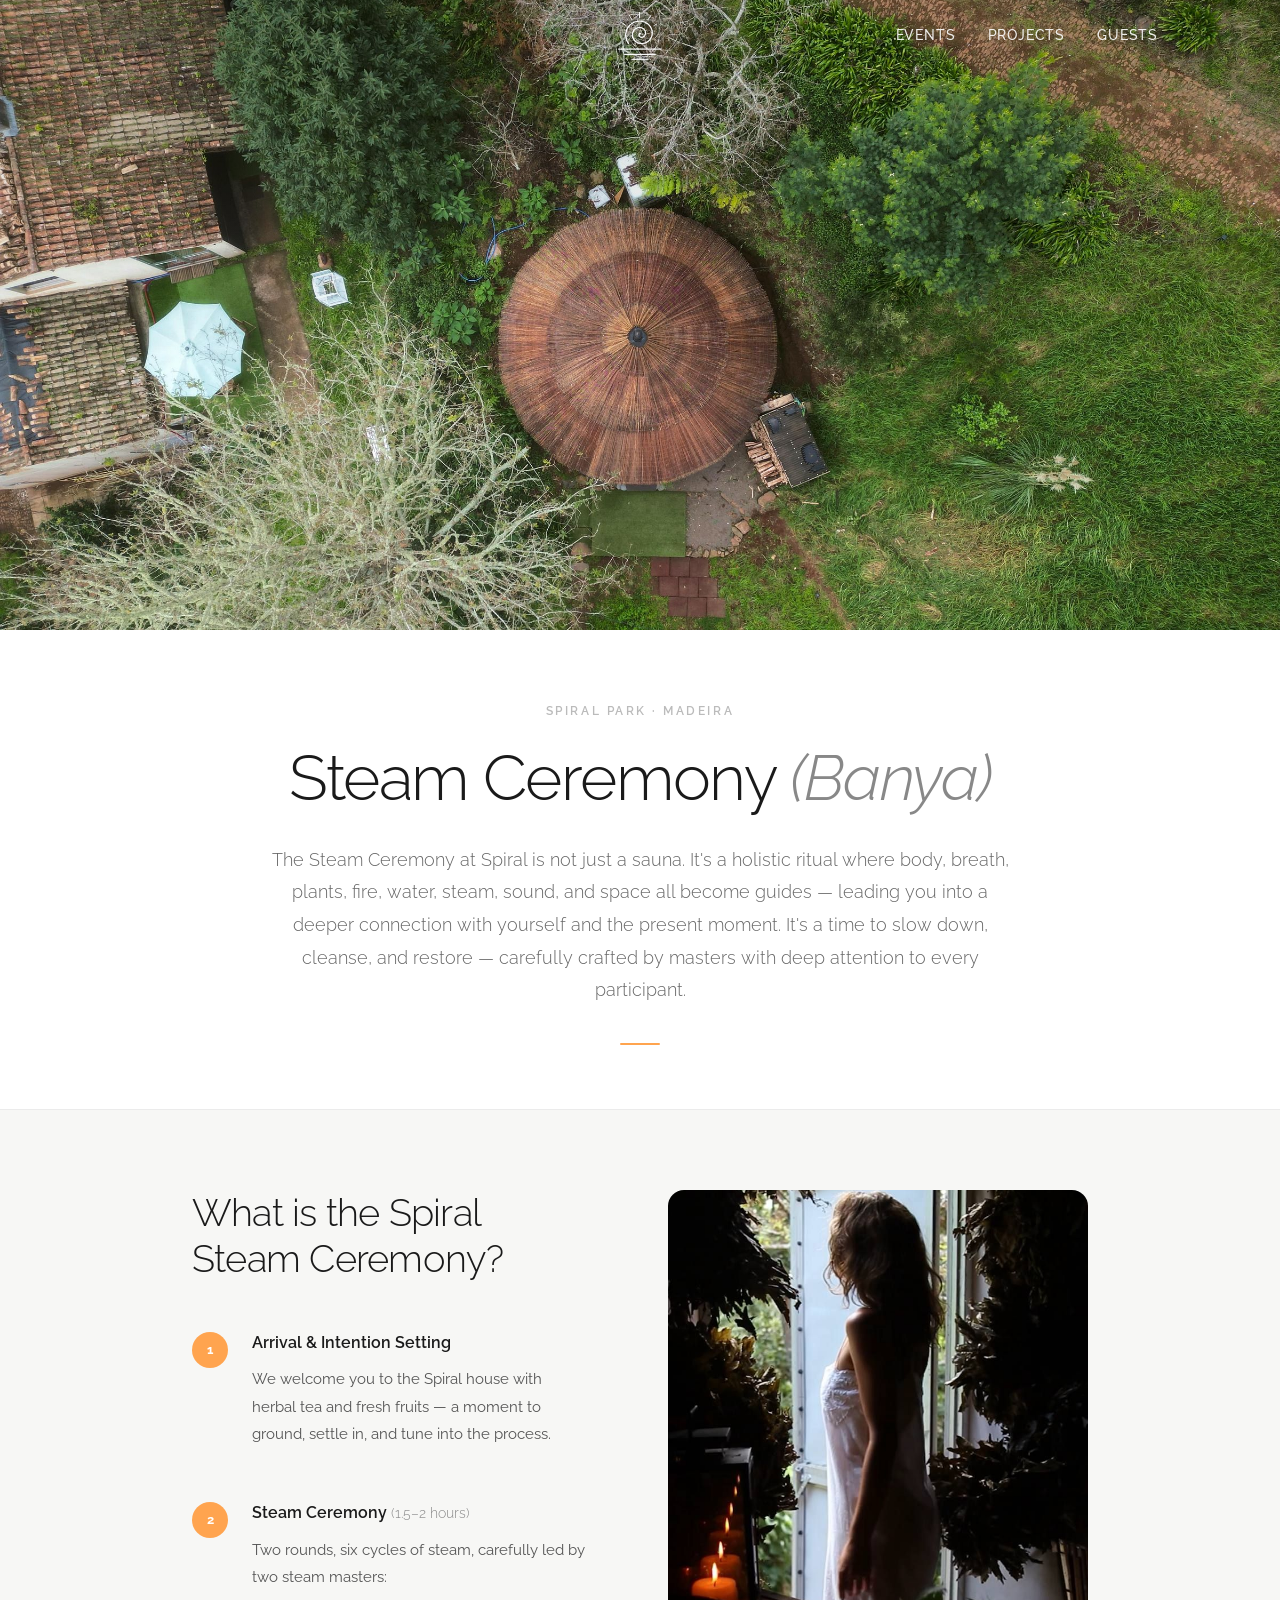
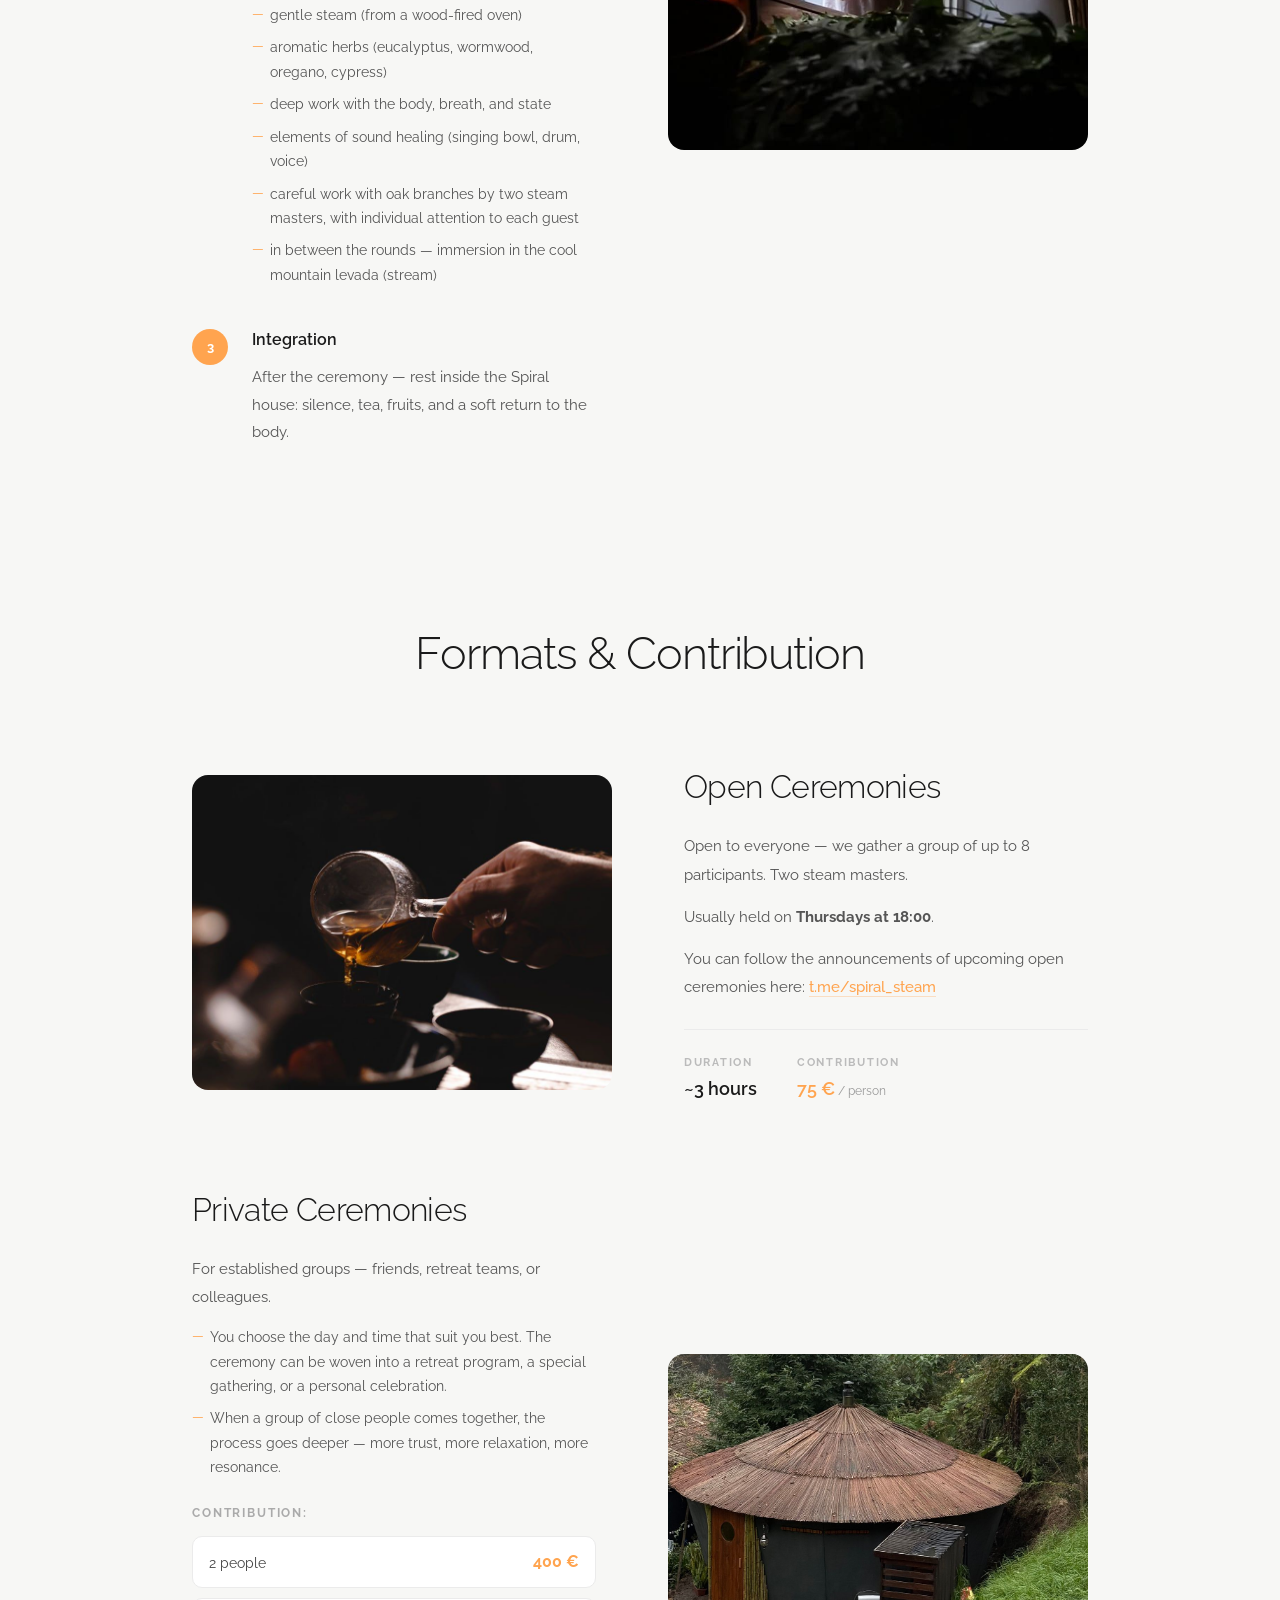
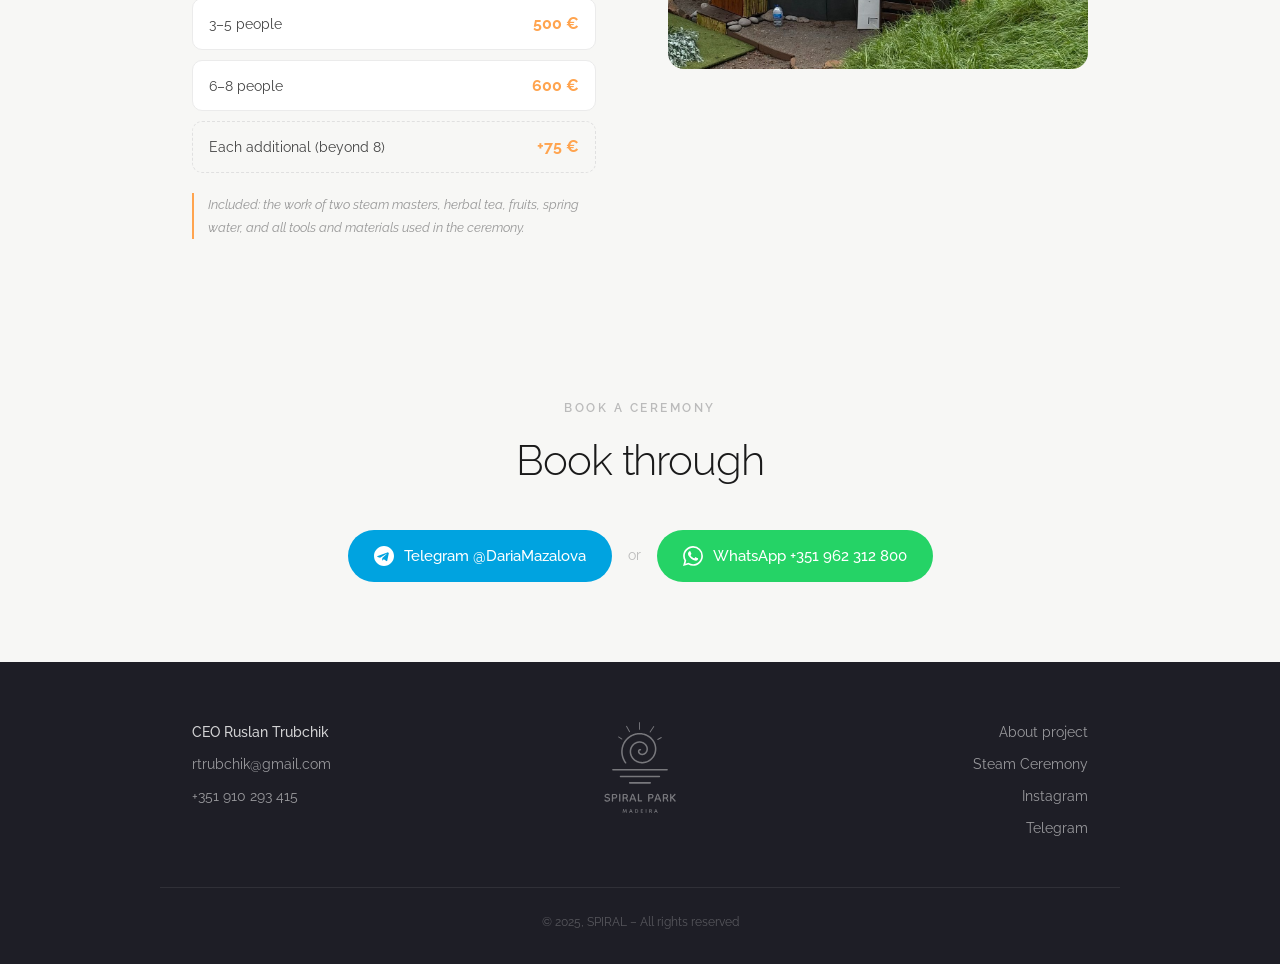
<file: spiral-steam.html>
<!DOCTYPE html>
<html lang="en">
<head>
  <meta charset="UTF-8" />
  <meta name="viewport" content="width=device-width, initial-scale=1.0" />
  <title>Steam Ceremony (Banya) — Spiral Park Madeira</title>
  <link rel="icon" href="favicon/favicon.ico" sizes="48x48" />
  <link rel="icon" type="image/svg+xml" href="favicon/favicon.svg" />
  <link rel="icon" type="image/png" sizes="96x96" href="favicon/favicon-96x96.png" />
  <link rel="apple-touch-icon" href="favicon/apple-touch-icon.png" />
  <link rel="manifest" href="favicon/site.webmanifest" />
  <link rel="preconnect" href="https://fonts.googleapis.com" />
  <link rel="preconnect" href="https://fonts.gstatic.com" crossorigin />
  <link href="https://fonts.googleapis.com/css2?family=Raleway:wght@300;400;500;600;700&display=swap" rel="stylesheet" />
  <link rel="stylesheet" href="style.css" />
  <link rel="stylesheet" href="spiral-steam.css" />
</head>
<body>

  <!-- ═══ NAV ═══ -->
  <header class="site-nav" id="site-nav">
    <div class="nav-inner">
      <a href="index.html" class="nav-logo">
        <img src="lgsp.png" alt="Spiral Park Madeira" class="nav-logo-img" />
      </a>
      <nav class="nav-links">
        <a href="index.html#events">Events</a>
        <a href="poject.html">Projects</a>
        <a href="index.html#guests">Guests</a>
      </nav>
    </div>
  </header>

  <!-- ═══ HERO ═══ -->
  <div class="steam-hero">
    <img src="images/steam-aerial.jpg" alt="Spiral Steam — aerial view" class="steam-hero-img" />
    <div class="steam-hero-overlay"></div>
  </div>

  <!-- ═══ TITLE BLOCK ═══ -->
  <section class="steam-title-section">
    <div class="container">
      <p class="section-label animate">SPIRAL PARK · MADEIRA</p>
      <h1 class="steam-title animate">Steam Ceremony <span>(Banya)</span></h1>
      <p class="steam-lead animate">
        The Steam Ceremony at Spiral is not just a sauna. It's a holistic ritual where body, breath,
        plants, fire, water, steam, sound, and space all become guides — leading you into a deeper
        connection with yourself and the present moment. It's a time to slow down, cleanse, and restore —
        carefully crafted by masters with deep attention to every participant.
      </p>
    </div>
  </section>

  <!-- ═══ WHAT IS IT ═══ -->
  <section class="section steam-section steam-what">
    <div class="container">
      <div class="steam-split">

        <div class="steam-split-text animate">
          <h2 class="steam-section-title">What is the Spiral<br>Steam Ceremony?</h2>

          <div class="steam-step animate d1">
            <div class="steam-step-num">1</div>
            <div class="steam-step-body">
              <h3 class="steam-step-title">Arrival &amp; Intention Setting</h3>
              <p class="steam-step-desc">We welcome you to the Spiral house with herbal tea and fresh fruits — a moment to ground, settle in, and tune into the process.</p>
            </div>
          </div>

          <div class="steam-step animate d2">
            <div class="steam-step-num">2</div>
            <div class="steam-step-body">
              <h3 class="steam-step-title">Steam Ceremony <span class="steam-step-duration">(1.5–2 hours)</span></h3>
              <p class="steam-step-desc">Two rounds, six cycles of steam, carefully led by two steam masters:</p>
              <ul class="steam-list">
                <li>gentle steam (from a wood-fired oven)</li>
                <li>aromatic herbs (eucalyptus, wormwood, oregano, cypress)</li>
                <li>deep work with the body, breath, and state</li>
                <li>elements of sound healing (singing bowl, drum, voice)</li>
                <li>careful work with oak branches by two steam masters, with individual attention to each guest</li>
                <li>in between the rounds — immersion in the cool mountain levada (stream)</li>
              </ul>
            </div>
          </div>

          <div class="steam-step animate d3">
            <div class="steam-step-num">3</div>
            <div class="steam-step-body">
              <h3 class="steam-step-title">Integration</h3>
              <p class="steam-step-desc">After the ceremony — rest inside the Spiral house: silence, tea, fruits, and a soft return to the body.</p>
            </div>
          </div>
        </div>

        <div class="steam-split-photo animate d2">
          <img src="images/steam-doorway.jpg" alt="Steam ceremony atmosphere" />
        </div>

      </div>
    </div>
  </section>

  <!-- ═══ FORMATS ═══ -->
  <section class="section steam-section steam-formats">
    <div class="container">
      <h2 class="steam-formats-title animate">Formats &amp; Contribution</h2>

      <!-- Open Ceremonies -->
      <div class="steam-format-row animate">
        <div class="steam-format-photo">
          <img src="images/steam-tea.jpg" alt="Herbal tea ceremony" />
        </div>
        <div class="steam-format-text">
          <h3 class="steam-format-name">Open Ceremonies</h3>
          <p class="steam-format-desc">Open to everyone — we gather a group of up to 8 participants. Two steam masters.</p>
          <p class="steam-format-desc">Usually held on <strong>Thursdays at 18:00</strong>.</p>
          <p class="steam-format-desc">You can follow the announcements of upcoming open ceremonies here:
            <a href="https://t.me/spiral_steam" target="_blank" class="steam-link">t.me/spiral_steam</a>
          </p>
          <div class="steam-meta-row">
            <div class="steam-meta-item">
              <span class="steam-meta-label">Duration</span>
              <span class="steam-meta-value">~3 hours</span>
            </div>
            <div class="steam-meta-item">
              <span class="steam-meta-label">Contribution</span>
              <span class="steam-meta-value steam-price">75 €<span class="steam-per"> / person</span></span>
            </div>
          </div>
        </div>
      </div>

      <!-- Private Ceremonies -->
      <div class="steam-format-row steam-format-row--flip animate">
        <div class="steam-format-photo">
          <img src="images/steam-sauna.jpg" alt="Spiral sauna exterior" />
        </div>
        <div class="steam-format-text">
          <h3 class="steam-format-name">Private Ceremonies</h3>
          <p class="steam-format-desc">For established groups — friends, retreat teams, or colleagues.</p>
          <ul class="steam-list steam-list--plain">
            <li>You choose the day and time that suit you best. The ceremony can be woven into a retreat program, a special gathering, or a personal celebration.</li>
            <li>When a group of close people comes together, the process goes deeper — more trust, more relaxation, more resonance.</li>
          </ul>
          <p class="steam-format-label">Contribution:</p>
          <div class="steam-price-grid">
            <div class="steam-price-row">
              <span class="steam-price-group">2 people</span>
              <span class="steam-price-amount">400 €</span>
            </div>
            <div class="steam-price-row">
              <span class="steam-price-group">3–5 people</span>
              <span class="steam-price-amount">500 €</span>
            </div>
            <div class="steam-price-row">
              <span class="steam-price-group">6–8 people</span>
              <span class="steam-price-amount">600 €</span>
            </div>
            <div class="steam-price-row steam-price-row--extra">
              <span class="steam-price-group">Each additional (beyond 8)</span>
              <span class="steam-price-amount">+75 €</span>
            </div>
          </div>
          <p class="steam-included">Included: the work of two steam masters, herbal tea, fruits, spring water, and all tools and materials used in the ceremony.</p>
        </div>
      </div>

    </div>
  </section>

  <!-- ═══ BOOKING ═══ -->
  <section class="section steam-section steam-booking">
    <div class="container">
      <div class="steam-booking-inner animate">
        <p class="section-label">BOOK A CEREMONY</p>
        <h2 class="steam-booking-title">Book through</h2>
        <div class="steam-booking-contacts">
          <a href="https://t.me/DariaMazalova" target="_blank" class="steam-booking-btn steam-booking-btn--tg">
            <svg width="20" height="20" viewBox="0 0 24 24" fill="currentColor"><path d="M12 0C5.373 0 0 5.373 0 12s5.373 12 12 12 12-5.373 12-12S18.627 0 12 0zm5.894 8.221l-1.97 9.28c-.145.658-.537.818-1.084.508l-3-2.21-1.447 1.394c-.16.16-.295.295-.605.295l.213-3.053 5.56-5.023c.242-.213-.054-.333-.373-.12L7.26 13.995l-2.94-.924c-.64-.203-.654-.64.135-.954l11.49-4.43c.537-.194 1.006.131.949.534z"/></svg>
            Telegram @DariaMazalova
          </a>
          <span class="steam-booking-or">or</span>
          <a href="https://wa.me/351962312800" target="_blank" class="steam-booking-btn steam-booking-btn--wa">
            <svg width="20" height="20" viewBox="0 0 24 24" fill="currentColor"><path d="M17.472 14.382c-.297-.149-1.758-.867-2.03-.967-.273-.099-.471-.148-.67.15-.197.297-.767.966-.94 1.164-.173.199-.347.223-.644.075-.297-.15-1.255-.463-2.39-1.475-.883-.788-1.48-1.761-1.653-2.059-.173-.297-.018-.458.13-.606.134-.133.298-.347.446-.52.149-.174.198-.298.298-.497.099-.198.05-.371-.025-.52-.075-.149-.669-1.612-.916-2.207-.242-.579-.487-.5-.669-.51-.173-.008-.371-.01-.57-.01-.198 0-.52.074-.792.372-.272.297-1.04 1.016-1.04 2.479 0 1.462 1.065 2.875 1.213 3.074.149.198 2.096 3.2 5.077 4.487.709.306 1.262.489 1.694.625.712.227 1.36.195 1.871.118.571-.085 1.758-.719 2.006-1.413.248-.694.248-1.289.173-1.413-.074-.124-.272-.198-.57-.347m-5.421 7.403h-.004a9.87 9.87 0 01-5.031-1.378l-.361-.214-3.741.982.998-3.648-.235-.374a9.86 9.86 0 01-1.51-5.26c.001-5.45 4.436-9.884 9.888-9.884 2.64 0 5.122 1.03 6.988 2.898a9.825 9.825 0 012.893 6.994c-.003 5.45-4.437 9.884-9.885 9.884m8.413-18.297A11.815 11.815 0 0012.05 0C5.495 0 .16 5.335.157 11.892c0 2.096.547 4.142 1.588 5.945L.057 24l6.305-1.654a11.882 11.882 0 005.683 1.448h.005c6.554 0 11.89-5.335 11.893-11.893a11.821 11.821 0 00-3.48-8.413z"/></svg>
            WhatsApp +351 962 312 800
          </a>
        </div>
      </div>
    </div>
  </section>

  <!-- ═══ FOOTER ═══ -->
  <footer class="site-footer">
    <div class="container footer-inner">
      <div class="footer-col">
        <span class="footer-name">CEO Ruslan Trubchik</span>
        <a href="mailto:rtrubchik@gmail.com">rtrubchik@gmail.com</a>
        <a href="tel:+351910293415">+351 910 293 415</a>
      </div>
      <div class="footer-col footer-col--center">
        <img src="images/logo.svg" alt="Spiral Park" class="footer-logo" />
      </div>
      <div class="footer-col footer-col--right">
        <a href="poject.html">About project</a>
        <a href="spiral-steam.html">Steam Ceremony</a>
        <a href="http://instagram.com/spiral_madeira" target="_blank">Instagram</a>
        <a href="https://t.me/+J0U1CG0tSghhNWIy" target="_blank">Telegram</a>
      </div>
    </div>
    <p class="footer-copy">© 2025, SPIRAL – All rights reserved</p>
  </footer>

  <script>
    // Nav scroll behavior
    const nav = document.getElementById('site-nav');
    const observer = new IntersectionObserver(([e]) => {
      nav.classList.toggle('scrolled', !e.isIntersecting);
    }, { threshold: 0 });
    observer.observe(document.querySelector('.steam-hero'));

    // Scroll animations
    const animObserver = new IntersectionObserver((entries) => {
      entries.forEach(e => { if (e.isIntersecting) e.target.classList.add('visible'); });
    }, { threshold: 0.1 });
    document.querySelectorAll('.animate').forEach(el => animObserver.observe(el));
  </script>

</body>
</html>
</file>
<file: spiral-base.css>
/* Spiral design system — выдержки из index.html (значения идентичны главной).
   Источник: <style> в index.html. Используется страницами Spiral Flora. */
:root {
  --ink:      #110f0c;
  --char:     #17130f;
  --smoke:    #221d18;
  --ash:      #3a322a;
  --linen:    #f2ebdf;
  --sand:     #e7dccb;
  --paper:    #faf6ef;
  --ember:    #c8864a;
  --ember-lt: #e3aa6f;
  --moss:     #6b7556;
  --text-d:   #ece3d5;   /* text on dark */
  --muted-d:  #a69884;
  --text-l:   #2a231c;   /* text on light */
  --muted-l:  #75695a;

  --serif: "Cormorant Garamond", "Times New Roman", serif;
  --sans:  "Raleway", system-ui, sans-serif;

  --wrap: 1240px;
  --gutter: clamp(20px, 5vw, 64px);
  --ease: cubic-bezier(.22,.61,.36,1);
}

*, *::before, *::after { box-sizing: border-box; }
html { scroll-behavior: smooth; -webkit-text-size-adjust: 100%; }
section[id] { scroll-margin-top: 72px; }
body {
  margin: 0;
  background: var(--ink);
  color: var(--text-d);
  font-family: var(--sans);
  font-weight: 300;
  font-size: 17px;
  line-height: 1.7;
  -webkit-font-smoothing: antialiased;
  overflow-x: hidden;
}
img { display: block; max-width: 100%; }
a { color: inherit; }

/* Film grain over the whole page — the "hand-made" texture */
body::after {
  content: "";
  position: fixed; inset: -50%;
  pointer-events: none; z-index: 100;
  opacity: .07;
  background-image: url("data:image/svg+xml,%3Csvg xmlns='http://www.w3.org/2000/svg' width='200' height='200'%3E%3Cfilter id='n'%3E%3CfeTurbulence type='fractalNoise' baseFrequency='.85' numOctaves='3' stitchTiles='stitch'/%3E%3C/filter%3E%3Crect width='100%25' height='100%25' filter='url(%23n)'/%3E%3C/svg%3E");
}

.wrap { width: 100%; max-width: var(--wrap); margin: 0 auto; padding: 0 var(--gutter); }

/* ── Type ─────────────────────────────────────────── */
.eyebrow {
  font-family: var(--sans);
  font-size: 11px; font-weight: 500;
  letter-spacing: .32em; text-transform: uppercase;
  color: var(--ember-lt);
  display: inline-flex; align-items: center; gap: 14px;
  margin: 0 0 28px;
}
.eyebrow::before { content: ""; width: 34px; height: 1px; background: currentColor; opacity: .7; }
.light .eyebrow { color: var(--ember); }

h1, h2, h3 { font-family: var(--serif); font-weight: 300; margin: 0; letter-spacing: -.01em; }
h1 { font-size: clamp(46px, 7.4vw, 104px); line-height: .98; }
h2 { font-size: clamp(38px, 5.2vw, 72px); line-height: 1.02; }
h3 { font-size: clamp(26px, 2.6vw, 34px); line-height: 1.15; font-weight: 400; }
em, .it { font-style: italic; }
h1 em, h2 em { color: var(--ember-lt); }
.light h2 em { color: var(--ember); }
.lead {
  font-family: var(--serif);
  font-size: clamp(22px, 2.3vw, 30px);
  line-height: 1.45; font-weight: 300;
}
p { margin: 0 0 1.1em; }
.muted { color: var(--muted-d); }
.light .muted { color: var(--muted-l); }

/* ── Buttons ──────────────────────────────────────── */
.btn {
  --bg: var(--ember); --fg: #1a120a;
  display: inline-flex; align-items: center; justify-content: center; gap: 12px;
  padding: 18px 34px;
  border-radius: 999px;
  background: var(--bg); color: var(--fg);
  font-family: var(--sans); font-size: 13px; font-weight: 600;
  letter-spacing: .16em; text-transform: uppercase; text-decoration: none;
  border: 1px solid var(--bg);
  transition: background .4s var(--ease), color .4s var(--ease), transform .4s var(--ease), border-color .4s var(--ease);
  white-space: nowrap;
}
.btn:hover { background: var(--ember-lt); border-color: var(--ember-lt); transform: translateY(-2px); }
.btn svg { width: 18px; height: 18px; flex: none; }
.btn--ghost { --bg: transparent; --fg: var(--text-d); border-color: rgba(236,227,213,.35); }
.btn--ghost:hover { background: rgba(236,227,213,.08); border-color: var(--text-d); }
.light .btn--ghost { --fg: var(--text-l); border-color: rgba(42,35,28,.3); }
.light .btn--ghost:hover { background: rgba(42,35,28,.05); border-color: var(--text-l); }

/* ── Reveal ───────────────────────────────────────── */
.js .rv { opacity: 0; transform: translateY(28px); transition: opacity 1.2s var(--ease), transform 1.2s var(--ease); }
.js .rv.in { opacity: 1; transform: none; }
.js .rv.d1 { transition-delay: .12s; } .js .rv.d2 { transition-delay: .24s; } .js .rv.d3 { transition-delay: .36s; }
@media (prefers-reduced-motion: reduce) { .js .rv { opacity: 1; transform: none; transition: none; } .steam i { animation: none !important; } }

/* ── Nav ──────────────────────────────────────────── */
.nav {
  position: fixed; inset: 0 0 auto; z-index: 50;
  transition: background .5s var(--ease), backdrop-filter .5s, padding .5s var(--ease), border-color .5s;
  padding: 26px 0;
  border-bottom: 1px solid transparent;
}
.nav.scrolled {
  background: rgba(17,15,12,.78);
  backdrop-filter: blur(14px); -webkit-backdrop-filter: blur(14px);
  padding: 14px 0;
  border-color: rgba(236,227,213,.07);
}
.nav .wrap { display: grid; grid-template-columns: 1fr auto 1fr; align-items: center; gap: 24px; }
.brand { display: flex; align-items: center; justify-content: center; text-decoration: none; }
.nav-right { display: flex; justify-content: flex-end; }
.brand img { height: 60px; width: auto; filter: invert(1) sepia(.25) brightness(.95); transition: height .5s var(--ease); }
.nav.scrolled .brand img { height: 46px; }
@media (max-width: 720px) { .brand img { height: 50px; } .nav.scrolled .brand img { height: 40px; } }
.nav-links { display: flex; align-items: center; gap: 38px; }
.nav-links a:not(.btn) {
  text-decoration: none; font-size: 12px; letter-spacing: .2em; text-transform: uppercase;
  font-weight: 500; color: var(--text-d); opacity: .8; transition: opacity .3s;
}
.nav-links a:not(.btn):hover { opacity: 1; }
.nav .btn { padding: 12px 22px; font-size: 11px; }
@media (max-width: 860px) { .nav .wrap { grid-template-columns: minmax(0,1fr) auto minmax(0,1fr); } .nav-links { visibility: hidden; overflow: hidden; } }
@media (max-width: 520px) { .nav-right { visibility: hidden; } }

/* ── Sections ─────────────────────────────────────── */
.sec { padding: clamp(96px, 14vw, 180px) 0; position: relative; }
.light { background: var(--linen); color: var(--text-l); }
.paper { background: var(--paper); }
.dark2 { background: var(--char); }

/* Footer */
footer { background: var(--ink); border-top: 1px solid rgba(236,227,213,.08); padding: 70px 0 40px; font-size: 14px; color: var(--muted-d); }
footer .wrap { display: grid; grid-template-columns: 2fr 1fr 1fr 1fr; gap: 40px; }
footer img { height: 56px; width: auto; filter: invert(1) sepia(.25) brightness(.8); margin-bottom: 22px; }
footer h4 { font-family: var(--sans); font-weight: 500; font-size: 11px; letter-spacing: .24em; text-transform: uppercase; color: var(--text-d); margin: 0 0 18px; }
footer a { text-decoration: none; display: block; padding: 3px 0; transition: color .3s; }
footer a:hover { color: var(--ember-lt); }
footer p { margin: 0 0 4px; }
.legal { grid-column: 1 / -1; display: flex; justify-content: space-between; flex-wrap: wrap; gap: 12px; padding-top: 36px; margin-top: 20px; border-top: 1px solid rgba(236,227,213,.08); font-size: 12px; }
.legal a { display: inline; }
@media (max-width: 760px) { footer .wrap { grid-template-columns: 1fr 1fr; } footer .wrap > div:first-child { grid-column: 1 / -1; } }
</file>
<file: flora.css>
/* Spiral Flora — концепт. Поверх spiral-base.css (токены главной страницы). */

/* ── Hero ── */
.fhero { position: relative; min-height: 100vh; min-height: 100svh; display: flex; align-items: flex-end; padding: 140px 0 clamp(40px, 7vh, 80px); overflow: hidden; background: var(--ink); }
.fhero-bg { position: absolute; inset: 0; background: url("images/flora/cover/cover-1.jpg") center / cover; transform: scale(1.04); animation: drift 28s ease-in-out infinite alternate; }
@keyframes drift { to { transform: scale(1.12) translate3d(-1.5%, -1%, 0); } }
.fhero::after { content: ""; position: absolute; inset: 0; z-index: 2; pointer-events: none;
  background: linear-gradient(180deg, rgba(17,15,12,.6) 0%, rgba(17,15,12,0) 26%), linear-gradient(90deg, rgba(17,15,12,.85) 0%, rgba(17,15,12,.5) 42%, rgba(17,15,12,.1) 75%), linear-gradient(0deg, rgba(17,15,12,.96) 0%, rgba(17,15,12,.5) 32%, rgba(17,15,12,0) 60%); }
.fhero-spiral { position: absolute; z-index: 2; right: -12vw; top: 50%; width: min(90vh, 80vw); transform: translateY(-50%); color: var(--ember-lt); opacity: .22; pointer-events: none; }
.fhero-spiral path { stroke-dasharray: 3000; stroke-dashoffset: 3000; animation: draw 5s var(--ease) .4s forwards; }
@keyframes draw { to { stroke-dashoffset: 0; } }
.fhero .wrap { position: relative; z-index: 3; }
.fhero h1 { max-width: 12ch; margin-bottom: 28px; text-shadow: 0 2px 30px rgba(17,15,12,.55); }
.fhero .lead { max-width: 30ch; color: rgba(236,227,213,.88); font-style: italic; margin-bottom: 40px; }
.fhero-cta { display: flex; flex-wrap: wrap; gap: 14px; margin-bottom: clamp(48px, 9vh, 96px); }
.facts { display: grid; grid-template-columns: repeat(4, 1fr); border-top: 1px solid rgba(236,227,213,.18); }
.facts div { padding: 22px 24px 0 0; }
.facts b { display: block; font-family: var(--serif); font-weight: 400; font-size: clamp(22px, 2.2vw, 30px); line-height: 1.1; color: var(--text-d); }
.facts span { font-size: 11px; letter-spacing: .2em; text-transform: uppercase; color: var(--muted-d); }
@media (max-width: 720px) { .facts { grid-template-columns: repeat(2, 1fr); row-gap: 8px; } .fhero-spiral { opacity: .14; } }
.nav-links a.on { opacity: 1; color: var(--ember-lt); }

/* ── Three ways ── */
.ways-head { text-align: center; max-width: 760px; margin: 0 auto clamp(56px, 7vw, 96px); }
.ways-head .eyebrow { justify-content: center; }
.ways-head .eyebrow::after { content: ""; width: 34px; height: 1px; background: currentColor; opacity: .7; }
.ways { display: grid; grid-template-columns: repeat(3, 1fr); border-top: 1px solid rgba(42,35,28,.16); }
.way { padding: clamp(28px, 3.4vw, 48px) clamp(20px, 3vw, 44px) 40px 0; border-bottom: 1px solid rgba(42,35,28,.16); display: flex; flex-direction: column; }
.way + .way { padding-left: clamp(20px, 3vw, 44px); border-left: 1px solid rgba(42,35,28,.16); }
.way .num { font-family: var(--serif); font-style: italic; font-weight: 300; font-size: clamp(70px, 8vw, 110px); line-height: .85; color: var(--ember); margin-bottom: 18px; }
.way h3 { margin-bottom: 14px; }
.way p { color: var(--muted-l); max-width: 34ch; }
.way .more { margin-top: auto; padding-top: 12px; font-size: 12px; letter-spacing: .2em; text-transform: uppercase; font-weight: 600; text-decoration: none; color: var(--text-l); display: inline-flex; gap: 12px; align-items: center; }
.way .more span { transition: transform .4s var(--ease); display: inline-block; }
.way .more:hover span { transform: translateX(6px); }
@media (max-width: 860px) { .ways { grid-template-columns: 1fr; } .way, .way + .way { padding-left: 0; border-left: 0; } }

/* ── Atlas ── */
.atlas-head { display: flex; justify-content: space-between; align-items: end; gap: 40px; flex-wrap: wrap; margin-bottom: 44px; }
.atlas-head p { max-width: 42ch; margin: 0; color: var(--muted-l); }
.tools { display: flex; align-items: center; gap: 28px; flex-wrap: wrap; padding-bottom: 14px; border-bottom: 1px solid rgba(42,35,28,.16); margin-bottom: 18px; }
.search { flex: 1 1 280px; display: flex; align-items: center; gap: 12px; color: var(--muted-l); }
.search svg { width: 18px; height: 18px; flex: none; }
.search input { flex: 1; min-width: 0; border: 0; background: none; outline: 0; font-family: var(--serif); font-size: 26px; font-weight: 300; font-style: italic; color: var(--text-l); padding: 6px 0; }
.search input::placeholder { color: rgba(117,105,90,.7); }
.toggle { display: flex; align-items: center; gap: 10px; font-size: 11px; letter-spacing: .18em; text-transform: uppercase; font-weight: 500; color: var(--muted-l); cursor: pointer; }
.toggle input { accent-color: var(--ember); width: 15px; height: 15px; }
.tabs { display: flex; gap: clamp(18px, 2.4vw, 34px); overflow-x: auto; scrollbar-width: none; padding: 6px 0 14px; margin-bottom: 8px; }
.tabs::-webkit-scrollbar { display: none; }
.tab { flex: none; background: none; border: 0; padding: 4px 0; cursor: pointer; font-family: var(--sans); font-size: 12px; letter-spacing: .18em; text-transform: uppercase; font-weight: 500; color: var(--muted-l); border-bottom: 1px solid transparent; transition: color .3s, border-color .3s; }
.tab sup { font-family: var(--serif); font-style: italic; font-size: 13px; letter-spacing: 0; margin-left: 5px; opacity: .8; }
.tab:hover { color: var(--text-l); }
.tab.on { color: var(--ember); border-color: var(--ember); }
.moods { display: flex; flex-wrap: wrap; gap: 8px 18px; margin: 4px 0 36px; }
.mood { background: none; border: 0; padding: 0; cursor: pointer; font-family: var(--serif); font-style: italic; font-size: 19px; color: var(--muted-l); transition: color .3s; }
.mood:hover, .mood.on { color: var(--ember); }
.mood.on::before { content: "— "; }
.status-line { font-size: 12px; letter-spacing: .12em; color: var(--muted-l); margin-bottom: 28px; }
.cards { display: grid; grid-template-columns: repeat(4, 1fr); gap: clamp(28px, 3vw, 44px) clamp(14px, 1.8vw, 26px); }
.pc { display: block; text-decoration: none; color: inherit; animation: fadeUp .8s var(--ease) both; }
@keyframes fadeUp { from { opacity: 0; transform: translateY(18px); } }
.pc-img { position: relative; aspect-ratio: 4/5; overflow: hidden; background: var(--sand); border-radius: 2px; }
.pc-img img { width: 100%; height: 100%; object-fit: cover; transition: transform 1.2s var(--ease); }
.pc-img svg { width: 100%; height: 100%; color: var(--moss); padding: 6%; filter: saturate(.5) sepia(.18); }
.pc:hover .pc-img img { transform: scale(1.045); }
.pc-img::after { content: ""; position: absolute; inset: 10px; border: 1px solid rgba(250,246,239,.0); transition: border-color .6s var(--ease); pointer-events: none; }
.pc:hover .pc-img::after { border-color: rgba(250,246,239,.55); }
.pc-no { position: absolute; left: 14px; top: 12px; z-index: 1; font-family: var(--serif); font-style: italic; font-size: 16px; color: var(--paper); text-shadow: 0 1px 12px rgba(17,15,12,.7); }
.pc-flag { position: absolute; right: 12px; top: 12px; z-index: 1; font-size: 9.5px; letter-spacing: .18em; text-transform: uppercase; font-weight: 600; color: var(--ink); background: var(--ember-lt); padding: 4px 8px; border-radius: 2px; }
.pc h3 { margin: 16px 0 2px; font-size: clamp(24px, 2.1vw, 29px); }
.pc .lat { font-family: var(--serif); font-style: italic; font-size: 17px; color: var(--muted-l); margin: 0 0 10px; }
.pc .cap { font-size: 10.5px; letter-spacing: .24em; text-transform: uppercase; color: var(--ember); font-weight: 600; margin: 0; display: flex; align-items: center; gap: 10px; }
.pc .cap::before { content: ""; width: 18px; height: 1px; background: currentColor; transition: width .5s var(--ease); }
.pc:hover .cap::before { width: 34px; }
.more-row { text-align: center; margin-top: 64px; }
.empty { grid-column: 1 / -1; text-align: center; font-family: var(--serif); font-style: italic; font-size: 26px; color: var(--muted-l); padding: 60px 0; }
@media (max-width: 1000px) { .cards { grid-template-columns: repeat(3, 1fr); } }
@media (max-width: 680px) { .cards { grid-template-columns: repeat(2, 1fr); } .pc h3 { font-size: 21px; } .pc .cap { font-size: 9px; letter-spacing: .16em; } .pc .cap::before { display: none; } .search input { font-size: 22px; } }

/* ── Walk ── */
.walk .wrap { display: grid; grid-template-columns: 6fr 5fr; gap: clamp(40px, 7vw, 110px); align-items: center; }
.walk h2 { margin-bottom: 32px; }
.walk .intro { color: var(--muted-d); max-width: 44ch; }
.invite { margin: 40px 0 36px; padding: 34px 0; border-top: 1px solid rgba(236,227,213,.14); border-bottom: 1px solid rgba(236,227,213,.14); }
.invite .for { font-size: 11px; letter-spacing: .26em; text-transform: uppercase; color: var(--ember-lt); margin-bottom: 14px; display: block; }
.invite blockquote { margin: 0 0 18px; font-family: var(--serif); font-style: italic; font-weight: 300; font-size: clamp(30px, 3.6vw, 48px); line-height: 1.14; }
.invite .plant { font-size: 14px; color: var(--muted-d); }
.invite .plant b { font-family: var(--serif); font-weight: 400; font-size: 21px; color: var(--text-d); }
.walk-cta { display: flex; flex-wrap: wrap; gap: 14px; align-items: center; }
.walk-ph { position: relative; aspect-ratio: 4/5; background: var(--smoke); overflow: hidden; border-radius: 2px; box-shadow: 0 40px 80px -40px rgba(0,0,0,.7); }
.walk-ph img { width: 100%; height: 100%; object-fit: cover; }
.walk-ph svg { width: 100%; height: 100%; padding: 8%; color: var(--moss); }
.walk-ph::after { content: ""; position: absolute; inset: 14px; border: 1px solid rgba(236,227,213,.18); pointer-events: none; }
.walk-no { position: absolute; z-index: 1; left: 28px; bottom: 24px; font-family: var(--serif); font-style: italic; font-size: 18px; text-shadow: 0 1px 14px rgba(17,15,12,.8); }
@media (max-width: 900px) { .walk .wrap { grid-template-columns: 1fr; } .walk-ph { order: -1; max-width: 420px; } }

/* ── Seasons ── */
.seasons-head { max-width: 640px; margin-bottom: 52px; }
.seasons-head h2 { margin-bottom: 24px; }
.sline { display: grid; grid-template-columns: repeat(5, 1fr); border-top: 1px solid rgba(42,35,28,.16); }
.sline button { background: none; border: 0; border-bottom: 1px solid rgba(42,35,28,.16); padding: 26px 0 22px; text-align: left; cursor: pointer; font-family: var(--serif); font-size: clamp(24px, 2.8vw, 38px); font-weight: 300; color: var(--muted-l); transition: color .3s; position: relative; }
.sline button small { display: block; font-family: var(--sans); font-size: 11px; letter-spacing: .2em; text-transform: uppercase; margin-top: 8px; }
.sline button.on { color: var(--text-l); }
.sline button.on::after { content: ""; position: absolute; left: 0; right: 0; bottom: -1px; height: 2px; background: var(--ember); }
.sbody { margin-top: 36px; }
.months { display: grid; grid-template-columns: repeat(12, 1fr); gap: 4px; max-width: 640px; margin-bottom: 44px; }
.months i { display: block; height: 30px; border: 1px dashed rgba(42,35,28,.25); font-style: normal; font-size: 9px; letter-spacing: .1em; text-align: center; line-height: 30px; color: var(--muted-l); text-transform: uppercase; }
.months i.on { background: var(--ember); border: 1px solid var(--ember); color: #fff; }
.months i.now { border-style: solid; border-color: var(--ember); color: var(--text-l); }
.sgroup { margin-bottom: 44px; }
.sgroup h3 { font-family: var(--serif); font-weight: 400; font-size: clamp(24px, 2.4vw, 32px); margin: 0 0 18px; color: var(--text-l); }
.sgroup h3 sup { font-family: var(--sans); font-size: 11px; color: var(--ember); margin-left: 8px; letter-spacing: .1em; }
.sgrid { display: grid; grid-template-columns: repeat(auto-fill, minmax(220px, 1fr)); gap: 10px 22px; }
.sc { display: flex; align-items: center; gap: 14px; text-decoration: none; color: inherit; padding: 6px 0; border-bottom: 1px solid rgba(42,35,28,.1); }
.sc-img { flex: 0 0 52px; width: 52px; height: 52px; border-radius: 50%; overflow: hidden; background: #e8e1d6; }
.sc-img img, .sc-img svg { width: 100%; height: 100%; object-fit: cover; display: block; }
.sc-t { min-width: 0; }
.sc-t b { display: block; font-weight: 500; font-size: 15px; line-height: 1.25; }
.sc-t small { display: block; font-size: 11px; letter-spacing: .12em; text-transform: uppercase; color: var(--muted-l); margin-top: 3px; }
.sc:hover b { color: var(--ember); }
.smore { margin-top: 18px; background: none; border: 1px solid rgba(42,35,28,.25); border-radius: 999px; padding: 10px 22px; font: inherit; font-size: 12px; letter-spacing: .14em; text-transform: uppercase; color: var(--text-l); cursor: pointer; }
.smore:hover { border-color: var(--ember); color: var(--ember); }
.snone { color: var(--muted-l); }
.snote { color: var(--muted-l); font-size: 14px; max-width: 64ch; font-style: italic; }
@media (max-width: 800px) { .sline { grid-template-columns: repeat(3, 1fr); } .sline button { padding: 18px 0 14px; } }

/* ── Mirror band ── */
.mirror { text-align: center; padding: clamp(100px, 14vw, 190px) 0; position: relative; overflow: hidden; }
.mirror blockquote { margin: 0 auto 26px; max-width: 18ch; font-family: var(--serif); font-weight: 300; font-style: italic; font-size: clamp(44px, 6.4vw, 92px); line-height: 1.04; }
.mirror blockquote em { color: var(--ember-lt); }
.mirror p { color: var(--muted-d); max-width: 52ch; margin: 0 auto 40px; }

/* ═════ Plant page ═════ */
.phero { position: relative; min-height: 92vh; display: flex; align-items: flex-end; padding: 140px 0 clamp(40px, 7vh, 72px); overflow: hidden; background: var(--ink); }
.phero-bg { position: absolute; inset: 0; background-size: cover; background-position: center; transform: scale(1.03); }
.phero-art { position: absolute; inset: 0; display: grid; place-items: center; color: var(--moss); }
.phero-art svg { width: min(70vh, 80vw); height: auto; filter: saturate(.5) sepia(.2); opacity: .75; }
.phero::after { content: ""; position: absolute; inset: 0; z-index: 1; pointer-events: none;
  background: linear-gradient(180deg, rgba(17,15,12,.6) 0%, rgba(17,15,12,0) 28%), linear-gradient(90deg, rgba(17,15,12,.78) 0%, rgba(17,15,12,.3) 50%, rgba(17,15,12,0) 80%), linear-gradient(0deg, rgba(17,15,12,.95) 0%, rgba(17,15,12,.45) 36%, rgba(17,15,12,0) 62%); }
.phero .wrap { position: relative; z-index: 2; }
.crumbs { font-size: 11px; letter-spacing: .24em; text-transform: uppercase; color: var(--muted-d); margin-bottom: 26px; }
.crumbs a { text-decoration: none; transition: color .3s; } .crumbs a:hover { color: var(--ember-lt); }
.phero h1 { font-size: clamp(54px, 9vw, 130px); margin-bottom: 14px; text-shadow: 0 2px 30px rgba(17,15,12,.55); }
.phero .latin { font-family: var(--serif); font-style: italic; font-size: clamp(24px, 2.6vw, 36px); color: rgba(236,227,213,.85); margin: 0 0 30px; }
.phero .cap { font-size: 12px; letter-spacing: .3em; text-transform: uppercase; color: var(--ember-lt); margin: 0 0 30px; display: flex; align-items: center; gap: 14px; }
.phero .cap::before { content: ""; width: 34px; height: 1px; background: currentColor; }
.axes { display: flex; flex-wrap: wrap; gap: 0; border-top: 1px solid rgba(236,227,213,.18); max-width: 720px; }
.axis { padding: 18px 40px 0 0; }
.axis span { display: block; font-size: 10px; letter-spacing: .24em; text-transform: uppercase; color: var(--muted-d); margin-bottom: 4px; }
.axis b { font-family: var(--serif); font-weight: 400; font-size: 22px; color: var(--text-d); }
.axis b::before { content: ""; display: inline-block; width: 8px; height: 8px; border-radius: 50%; margin-right: 10px; vertical-align: 2px; background: var(--ember-lt); }
.axis.ok b::before { background: #8fa36f; } .axis.mute b::before { background: #6c6256; }
.photo-credit { position: absolute; z-index: 2; right: var(--gutter); bottom: 20px; font-size: 10.5px; letter-spacing: .06em; color: rgba(236,227,213,.6); text-align: right; max-width: 340px; }
.photo-credit a { text-decoration: underline; }
@media (max-width: 720px) { .photo-credit { position: static; text-align: left; margin-top: 24px; padding: 0 var(--gutter); } }

.chap { display: grid; grid-template-columns: 3fr 8fr; gap: clamp(30px, 6vw, 100px); padding: clamp(60px, 8vw, 110px) 0; border-top: 1px solid rgba(42,35,28,.14); }
.chap:first-of-type { border-top: 0; }
.chap-label .n { font-family: var(--serif); font-style: italic; font-size: 20px; color: var(--ember); display: block; margin-bottom: 8px; }
.chap-label h2 { font-size: clamp(34px, 3.4vw, 48px); font-weight: 300; }
.chap-label small { display: block; margin-top: 8px; font-size: 11px; letter-spacing: .22em; text-transform: uppercase; color: var(--muted-l); }
.chap-body { max-width: 62ch; }
.chap-body p { font-size: 18px; color: var(--text-l); }
.chap-body .pending { font-family: var(--serif); font-style: italic; font-size: 22px; color: var(--muted-l); }
.chap-body .src { font-size: 12px; letter-spacing: .08em; color: var(--muted-l); border-top: 1px solid rgba(42,35,28,.14); padding-top: 14px; margin-top: 26px; }
.dl { margin: 0; display: grid; gap: 0; }
.dl > div { display: grid; grid-template-columns: 150px 1fr; gap: 20px; padding: 14px 0; border-bottom: 1px solid rgba(42,35,28,.12); font-size: 15.5px; }
.dl dt { font-size: 11px; letter-spacing: .2em; text-transform: uppercase; color: var(--muted-l); padding-top: 3px; }
.dl dd { margin: 0; color: var(--text-l); }
.tag { display: inline-block; font-size: 9.5px; letter-spacing: .18em; text-transform: uppercase; font-weight: 600; padding: 3px 8px; margin-right: 8px; border: 1px solid currentColor; border-radius: 2px; vertical-align: 1px; }
.tag.sci { color: var(--moss); } .tag.trad { color: var(--ember); } .tag.warn { color: #a5482f; }
.sample-note { font-size: 11px; letter-spacing: .08em; color: var(--muted-l); border: 1px dashed rgba(42,35,28,.3); padding: 8px 12px; display: inline-block; margin-bottom: 32px; }

.reflect { padding: clamp(90px, 12vw, 170px) 0; }
.reflect .wrap { display: grid; grid-template-columns: 3fr 8fr; gap: clamp(30px, 6vw, 100px); }
.reflect .chap-label h2 { color: var(--text-d); } .reflect .chap-label small { color: var(--muted-d); }
.reflect p.r { font-family: var(--serif); font-size: clamp(24px, 2.4vw, 32px); line-height: 1.4; font-weight: 300; color: var(--text-d); max-width: 34ch; margin-bottom: 0; }
.question { padding: clamp(90px, 13vw, 190px) 0; text-align: center; }
.question .q-lab { font-size: 11px; letter-spacing: .3em; text-transform: uppercase; color: var(--ember); margin-bottom: 30px; display: block; }
.question blockquote { margin: 0 auto; max-width: 20ch; font-family: var(--serif); font-style: italic; font-weight: 300; font-size: clamp(40px, 5.6vw, 80px); line-height: 1.08; }
.encounter-ph { aspect-ratio: 4/3; position: relative; background: linear-gradient(160deg, #e7dccb, #dcd0bb); border-radius: 2px; margin-top: 26px; }
.encounter-ph::before { content: ""; position: absolute; inset: 14px; border: 1px dashed rgba(42,35,28,.25); }
.encounter-ph span { position: absolute; left: 28px; bottom: 24px; font-size: 11px; line-height: 1.6; letter-spacing: .06em; color: var(--muted-l); }
.encounter-ph b { display: block; font-size: 10px; letter-spacing: .22em; text-transform: uppercase; color: var(--ember); margin-bottom: 4px; }
.pnav { display: flex; justify-content: space-between; align-items: center; gap: 20px; flex-wrap: wrap; padding: 40px 0; border-top: 1px solid rgba(236,227,213,.12); }
.pnav a, .pnav button { font-family: var(--sans); background: none; border: 0; cursor: pointer; color: var(--text-d); text-decoration: none; font-size: 12px; letter-spacing: .2em; text-transform: uppercase; font-weight: 600; transition: color .3s; }
.pnav a:hover, .pnav button:hover { color: var(--ember-lt); }
.pnav .name { display: block; font-family: var(--serif); font-size: 22px; letter-spacing: 0; text-transform: none; font-weight: 400; margin-top: 4px; }
@media (max-width: 860px) { .chap, .reflect .wrap { grid-template-columns: 1fr; gap: 24px; } .dl > div { grid-template-columns: 1fr; gap: 4px; } }

/* ── Lang switch ── */
.nav-right { align-items: center; gap: 18px; }
.lang { display: flex; gap: 2px; border: 1px solid rgba(236,227,213,.3); border-radius: 999px; padding: 3px; }
.lang button { background: none; border: 0; cursor: pointer; font-family: var(--sans); font-size: 10.5px; font-weight: 600; letter-spacing: .14em; color: var(--text-d); opacity: .65; padding: 6px 10px; border-radius: 999px; transition: background .3s, opacity .3s; }
.lang button.on { background: rgba(236,227,213,.14); opacity: 1; }
@media (max-width: 520px) { .nav-right { visibility: visible; } .nav-back { display: none; } }

/* ── Use icons ── */
.icons { display: flex; flex-wrap: wrap; gap: 6px 12px; align-items: center; }
.ic { display: inline-flex; align-items: center; gap: 6px; color: var(--moss); }
.ic svg { width: 18px; height: 18px; flex: none; }
.ic span { font-size: 11px; letter-spacing: .14em; text-transform: uppercase; font-weight: 500; }
.ic--tox { color: #b0472c; }
.pc .icons { margin-top: 10px; }
.pc .ess { font-family: var(--serif); font-style: italic; font-size: 17px; line-height: 1.35; color: var(--text-l); margin: 6px 0 0; }
.pc .lat { margin-bottom: 0; }
.uses { display: flex; flex-wrap: wrap; align-items: center; gap: 8px; margin: 4px 0 30px; }
.use-lab { font-size: 11px; letter-spacing: .22em; text-transform: uppercase; color: var(--muted-l); margin-right: 8px; }
.use { display: inline-flex; align-items: center; gap: 8px; background: none; border: 1px solid rgba(42,35,28,.18); border-radius: 999px; padding: 7px 14px 7px 11px; cursor: pointer; font-family: var(--sans); font-size: 12px; color: var(--text-l); transition: border-color .3s, background .3s, color .3s; }
.use svg { width: 17px; height: 17px; color: var(--moss); transition: color .3s; }
.use:hover { border-color: var(--ember); }
.use.on { background: var(--text-l); border-color: var(--text-l); color: var(--paper); }
.use.on svg { color: var(--ember-lt); }
.use--tox svg { color: #b0472c; }
.walk .icons { margin-top: 16px; }
.walk .ic, .phero .ic { color: var(--ember-lt); }
.walk .ic--tox, .phero .ic--tox { color: #e07a5a; }
.invite blockquote { font-size: clamp(28px, 3.2vw, 42px); }

/* ── Plant page additions ── */
.phero .essence { font-family: var(--serif); font-style: italic; font-weight: 300; font-size: clamp(22px, 2.3vw, 30px); color: rgba(236,227,213,.9); max-width: 34ch; margin: -14px 0 26px; }
.icons--lg { gap: 10px 22px; margin-bottom: 30px; }
.icons--lg svg { width: 22px; height: 22px; }
.phero .icons--lg span { color: var(--text-d); }
.axis.tox b::before { background: #e07a5a; } .axis.warn b::before { background: var(--ember-lt); }
.bl { list-style: none; padding: 0; margin: 0; }
.bl li { position: relative; padding: 14px 0 14px 30px; border-bottom: 1px solid rgba(42,35,28,.12); font-size: 17px; line-height: 1.6; color: var(--text-l); }
.bl li:first-child { padding-top: 0; }
.bl li:first-child::before { top: 0; }
.bl li::before { content: "—"; position: absolute; left: 0; top: 14px; color: var(--ember); }
.lvl { display: inline-flex; align-items: center; gap: 10px; font-size: 12px; letter-spacing: .2em; text-transform: uppercase; margin-bottom: 14px; }
.lvl svg { width: 22px; height: 22px; }
.lvl.ok { color: var(--moss); } .lvl.warn { color: var(--ember); } .lvl.tox { color: #b0472c; } .lvl.mute { color: var(--muted-l); }
.wls { display: flex; flex-wrap: wrap; gap: 12px; }
.wl { display: inline-flex; padding: 12px 20px; border: 1px solid rgba(42,35,28,.25); border-radius: 999px; text-decoration: none; font-size: 12px; letter-spacing: .16em; text-transform: uppercase; font-weight: 600; transition: border-color .3s, background .3s; }
.wl:hover { border-color: var(--text-l); background: rgba(42,35,28,.04); }
.chap { padding: clamp(44px, 6vw, 80px) 0; }
.chap-label h2 { font-size: clamp(30px, 3vw, 42px); }
.chap .encounter-ph { margin-top: 0; max-width: 460px; aspect-ratio: 16/7; }

/* Атрибут hidden должен побеждать display у .btn и других блоков */
[hidden] { display: none !important; }

/* Фото с участка */
.encounter-photo { margin: 0; max-width: 560px; }
.encounter-photo img { width: 100%; border-radius: 2px; }
.encounter-photo figcaption { margin-top: 10px; font-size: 11px; letter-spacing: .2em; text-transform: uppercase; color: var(--ember); }
</file>
<file: style.css>
/* ═══════════════════════════════════════════════
   Spiral Park Madeira — Stylesheet
   ═══════════════════════════════════════════════ */

/* ── Reset & Base ── */
*, *::before, *::after {
  box-sizing: border-box;
  margin: 0;
  padding: 0;
}

html {
  scroll-behavior: smooth;
}

body {
  font-family: 'Raleway', -apple-system, BlinkMacSystemFont, 'Segoe UI', sans-serif;
  font-weight: 400;
  color: #222;
  background: #fff;
  line-height: 1.6;
}

img {
  display: block;
  max-width: 100%;
}

a {
  text-decoration: none;
  color: inherit;
}

/* ── Container ── */
.container {
  max-width: 960px;
  margin: 0 auto;
  padding: 0 32px;
}

/* ── Anchor offset for fixed nav ── */
[id] {
  scroll-margin-top: 72px;
}

/* ═══════════════════════════════════════════════
   NAV
═══════════════════════════════════════════════ */
.site-nav {
  position: fixed;
  top: 0;
  left: 0;
  right: 0;
  z-index: 100;
  transition: background 0.35s ease, box-shadow 0.35s ease;
}

.nav-inner {
  display: grid;
  grid-template-columns: 1fr auto 1fr;
  align-items: center;
  max-width: 1100px;
  margin: 0 auto;
  padding: 0 32px;
  height: 72px;
}

.nav-logo {
  grid-column: 2;
  display: flex;
  align-items: center;
  line-height: 0;
}

.nav-links {
  grid-column: 3;
  justify-self: end;
}

/* ── Logo in nav ── */
.nav-logo-img {
  height: 48px;
  width: auto;
  transition: filter 0.35s ease;
}

/* ── Nav links ── */
.nav-links {
  display: flex;
  align-items: center;
  gap: 32px;
}

.nav-links a {
  font-size: 0.85rem;
  font-weight: 500;
  letter-spacing: 0.06em;
  text-transform: uppercase;
  transition: color 0.2s, opacity 0.2s;
}

.nav-links a:hover {
  opacity: 0.65;
}


/* ── Nav over hero: transparent, white ── */
.site-nav:not(.scrolled) {
  background: transparent;
}

.site-nav:not(.scrolled) .nav-logo-img {
  filter: brightness(0) invert(1);
}

.site-nav:not(.scrolled) .nav-links a {
  color: rgba(255, 255, 255, 0.9);
}

/* ── Nav scrolled: white bg ── */
.site-nav.scrolled {
  background: #fff;
  box-shadow: 0 1px 0 rgba(0, 0, 0, 0.08);
}

.site-nav.scrolled .nav-links a {
  color: #222;
}

/* ═══════════════════════════════════════════════
   HERO
═══════════════════════════════════════════════ */
.hero {
  position: relative;
  height: 100vh;
  min-height: 560px;
  background-image: url('images/hero-forest.jpg');
  background-size: cover;
  background-position: center;
  display: flex;
  align-items: center;
  justify-content: center;
}

.hero::before {
  content: '';
  position: absolute;
  inset: 0;
  background: rgba(0, 0, 0, 0.38);
}

.hero-content {
  position: relative;
  z-index: 1;
  text-align: center;
  padding: 0 24px;
  max-width: 720px;
}

.hero-label {
  font-size: 0.75rem;
  font-weight: 600;
  letter-spacing: 0.22em;
  color: rgba(255, 255, 255, 0.65);
  margin-bottom: 28px;
  text-transform: uppercase;
}

.hero-text {
  font-size: clamp(1.9rem, 4vw, 3rem);
  font-weight: 300;
  color: #fff;
  line-height: 1.35;
  margin-bottom: 44px;
  letter-spacing: 0.01em;
}

/* ═══════════════════════════════════════════════
   BUTTONS
═══════════════════════════════════════════════ */
.btn {
  display: inline-block;
  padding: 13px 30px;
  border-radius: 40px;
  font-family: inherit;
  font-size: 0.88rem;
  font-weight: 500;
  letter-spacing: 0.05em;
  cursor: pointer;
  transition: opacity 0.2s, transform 0.15s;
  text-transform: uppercase;
}

.btn:hover {
  opacity: 0.8;
  transform: translateY(-2px);
}

.btn-hero {
  background: rgba(255, 255, 255, 0.15);
  color: #fff;
  border: 1.5px solid rgba(255, 255, 255, 0.7);
  backdrop-filter: blur(4px);
}

.btn-hero:hover {
  background: rgba(255, 255, 255, 0.25);
  opacity: 1;
}

.btn-tg {
  background: #00a3e0;
  color: #fff;
  border: none;
}

.btn-dark {
  background: #1e1e26;
  color: #fff;
  border: none;
}

/* ═══════════════════════════════════════════════
   ABOUT
═══════════════════════════════════════════════ */
.about-section {
  background: #fff;
  padding: 80px 0;
  border-bottom: 1px solid #f0f0f0;
}

.about-inner {
  max-width: 680px;
}

.about-text {
  font-size: clamp(1.05rem, 2vw, 1.2rem);
  font-weight: 300;
  color: #444;
  line-height: 1.8;
  text-align: center;
}

/* ═══════════════════════════════════════════════
   SECTIONS — shared
═══════════════════════════════════════════════ */
.section {
  padding: 80px 0;
}

.section-label {
  text-align: center;
  font-size: 0.72rem;
  font-weight: 600;
  letter-spacing: 0.22em;
  color: #bbb;
  margin-bottom: 10px;
  text-transform: uppercase;
}

.section-title {
  font-size: clamp(1.7rem, 3.5vw, 2.4rem);
  font-weight: 300;
  color: #333;
  text-align: center;
  margin-bottom: 12px;
  letter-spacing: -0.01em;
}

.section-subtitle {
  text-align: center;
  color: #888;
  font-size: 0.9rem;
  margin-bottom: 52px;
  max-width: 600px;
  margin-left: auto;
  margin-right: auto;
  line-height: 1.7;
}

.section-cta {
  text-align: center;
  padding-top: 8px;
}

.cta-text {
  color: #888;
  font-size: 0.9rem;
  margin-bottom: 18px;
}

/* ═══════════════════════════════════════════════
   TWO-COLUMN GRID
═══════════════════════════════════════════════ */
.cards-grid {
  display: grid;
  grid-template-columns: 1fr 1fr;
  gap: 36px;
  margin-bottom: 48px;
}

/* ═══════════════════════════════════════════════
   EVENTS
═══════════════════════════════════════════════ */
.events-section {
  background: #fff;
}

.events-section .section-title {
  margin-bottom: 52px;
}

.event-card {
  display: flex;
  flex-direction: column;
  transition: transform 0.25s ease;
}

.event-card:hover {
  transform: translateY(-4px);
}

.video-wrapper {
  position: relative;
  padding-bottom: 56.25%;
  height: 0;
  overflow: hidden;
  border-radius: 10px;
  background: #111;
  margin-bottom: 18px;
}

.video-wrapper iframe {
  position: absolute;
  top: 0;
  left: 0;
  width: 100%;
  height: 100%;
  border: 0;
}

.card-img-link {
  display: block;
  overflow: hidden;
  border-radius: 10px;
  margin-bottom: 18px;
}

.card-img-link img {
  width: 100%;
  transition: transform 0.45s ease;
}

.card-img-link:hover img {
  transform: scale(1.04);
}

.event-img {
  width: 100%;
  aspect-ratio: 16/9;
  object-fit: cover;
}

.event-date {
  color: #ffa44f;
  font-size: 0.78rem;
  font-weight: 600;
  letter-spacing: 0.1em;
  text-transform: uppercase;
  margin-bottom: 6px;
}

.event-title {
  font-size: 1rem;
  font-weight: 500;
  color: #333;
  margin-bottom: 4px;
}

.event-title-link {
  font-size: 1rem;
  font-weight: 500;
  color: #333;
  text-decoration: underline;
  text-underline-offset: 3px;
  transition: color 0.2s;
}

.event-title-link:hover {
  color: #000;
}

.event-subtitle {
  font-size: 0.83rem;
  color: #999;
  margin-top: 2px;
}

/* ═══════════════════════════════════════════════
   PROJECTS
═══════════════════════════════════════════════ */
.projects-section {
  background: #f5f5f3;
}

.projects-section .section-title {
  margin-bottom: 52px;
}

.project-card {
  display: flex;
  flex-direction: column;
  align-items: center;
  text-align: center;
  transition: transform 0.25s ease;
}

.project-card:hover {
  transform: translateY(-4px);
}

.project-img {
  width: 100%;
  aspect-ratio: 16/10;
  object-fit: cover;
}

.project-card .card-img-link {
  width: 100%;
}

.project-title {
  font-size: 0.82rem;
  font-weight: 700;
  color: #333;
  letter-spacing: 0.12em;
  text-transform: uppercase;
  text-decoration: underline;
  text-underline-offset: 4px;
  margin-bottom: 8px;
  transition: color 0.2s;
}

.project-title:hover {
  color: #000;
}

.project-desc {
  font-size: 0.83rem;
  color: #888;
  line-height: 1.6;
}

/* ═══════════════════════════════════════════════
   GUESTS
═══════════════════════════════════════════════ */
.guests-section {
  background: #fff;
}

.guests-section .section-title {
  margin-bottom: 52px;
}

.guest-card {
  display: flex;
  flex-direction: column;
  transition: transform 0.25s ease;
}

.guest-card:hover {
  transform: translateY(-4px);
}

/* ═══════════════════════════════════════════════
   FOOTER
═══════════════════════════════════════════════ */
.site-footer {
  background: #1e1e26;
  color: rgba(255, 255, 255, 0.55);
  padding: 60px 0 32px;
}

.footer-inner {
  display: grid;
  grid-template-columns: 1fr auto 1fr;
  gap: 32px;
  align-items: start;
  margin-bottom: 48px;
}

.footer-col {
  display: flex;
  flex-direction: column;
  gap: 10px;
  font-size: 0.85rem;
}

.footer-name {
  color: rgba(255, 255, 255, 0.8);
  font-weight: 500;
}

.footer-col a {
  color: rgba(255, 255, 255, 0.55);
  transition: color 0.2s;
}

.footer-col a:hover {
  color: #fff;
}

.footer-col--center {
  display: flex;
  justify-content: center;
  align-items: flex-start;
}

.footer-logo {
  width: 72px;
  opacity: 0.4;
  filter: brightness(0) invert(1);
}

.footer-col--right {
  align-items: flex-end;
}

.footer-copy {
  text-align: center;
  font-size: 0.78rem;
  color: rgba(255, 255, 255, 0.25);
  border-top: 1px solid rgba(255, 255, 255, 0.08);
  padding-top: 24px;
  max-width: 960px;
  margin: 0 auto;
  padding-left: 32px;
  padding-right: 32px;
}

/* ═══════════════════════════════════════════════
   RESPONSIVE
═══════════════════════════════════════════════ */
@media (max-width: 700px) {
  .nav-links {
    gap: 16px;
  }

  .nav-links a:not(.nav-tg):not(:last-of-type) {
    display: none;
  }

  .cards-grid {
    grid-template-columns: 1fr;
    gap: 28px;
  }

  .footer-inner {
    grid-template-columns: 1fr;
    gap: 32px;
  }

  .footer-col--center {
    order: -1;
    justify-content: flex-start;
  }

  .footer-col--right {
    align-items: flex-start;
  }

  .hero-text {
    font-size: 1.7rem;
  }

  .section {
    padding: 56px 0;
  }
}
</file>
<file: spiral-steam.css>
/* ═══════════════════════════════════════════════
   spiral-steam.html — Steam Ceremony page styles
   ═══════════════════════════════════════════════ */

/* ── Scroll animations ── */
.animate {
  opacity: 0;
  transform: translateY(24px);
  transition: opacity 0.7s ease, transform 0.7s ease;
}
.animate.visible {
  opacity: 1;
  transform: none;
}
.d1 { transition-delay: 0.08s; }
.d2 { transition-delay: 0.16s; }
.d3 { transition-delay: 0.24s; }
@media (prefers-reduced-motion: reduce) {
  .animate { opacity: 1 !important; transform: none !important; transition: none !important; }
}

/* ═══════════════════════════════════════════════
   HERO — full-bleed aerial image
   ═══════════════════════════════════════════════ */
.steam-hero {
  position: relative;
  width: 100%;
  height: 70vh;
  min-height: 440px;
  max-height: 700px;
  overflow: hidden;
}
.steam-hero-img {
  display: block;
  width: 100%;
  height: 100%;
  object-fit: cover;
  object-position: center 40%;
}
.steam-hero-overlay {
  position: absolute;
  inset: 0;
  background: linear-gradient(to bottom, rgba(0,0,0,0.15) 0%, rgba(0,0,0,0) 60%);
}

/* ═══════════════════════════════════════════════
   TITLE SECTION
   ═══════════════════════════════════════════════ */
.steam-title-section {
  padding: 72px 24px 64px;
  text-align: center;
  background: #fff;
  border-bottom: 1px solid #ebebeb;
}
.steam-title-section .section-label {
  margin-bottom: 20px;
}
.steam-title {
  font-size: clamp(2.4rem, 5vw, 4rem);
  font-weight: 300;
  color: #1a1a1a;
  letter-spacing: -0.025em;
  line-height: 1.18;
  margin-bottom: 28px;
}
.steam-title span {
  color: #888;
  font-style: italic;
}
.steam-lead {
  font-size: clamp(1rem, 1.8vw, 1.1rem);
  font-weight: 300;
  color: #666;
  line-height: 1.85;
  max-width: 760px;
  margin: 0 auto;
}
.steam-title-section .section-label + .steam-title::before {
  display: none;
}

/* Decorative line */
.steam-title-section .container::after {
  content: '';
  display: block;
  width: 40px;
  height: 2px;
  background: #ffa44f;
  margin: 36px auto 0;
  border-radius: 2px;
}

/* ═══════════════════════════════════════════════
   SECTION WRAPPERS
   ═══════════════════════════════════════════════ */
.steam-section {
  background: #fff;
}
.steam-section:nth-child(even) {
  background: #f7f7f5;
}
.steam-formats {
  background: #f7f7f5;
}
.steam-booking {
  background: #fff;
}

/* ═══════════════════════════════════════════════
   WHAT IS IT — split layout
   ═══════════════════════════════════════════════ */
.steam-split {
  display: grid;
  grid-template-columns: 1fr 420px;
  gap: 80px;
  align-items: start;
}
.steam-section-title {
  font-size: clamp(1.8rem, 3vw, 2.6rem);
  font-weight: 300;
  color: #1a1a1a;
  letter-spacing: -0.02em;
  line-height: 1.2;
  margin-bottom: 48px;
}
.steam-split-photo {
  position: sticky;
  top: 100px;
  border-radius: 16px;
  overflow: hidden;
}
.steam-split-photo img {
  display: block;
  width: 100%;
  aspect-ratio: 3 / 4;
  object-fit: cover;
}

/* Steps */
.steam-step {
  display: flex;
  gap: 24px;
  margin-bottom: 40px;
}
.steam-step:last-child {
  margin-bottom: 0;
}
.steam-step-num {
  flex-shrink: 0;
  width: 36px;
  height: 36px;
  border-radius: 50%;
  background: #ffa44f;
  color: #fff;
  font-size: 0.8rem;
  font-weight: 700;
  display: flex;
  align-items: center;
  justify-content: center;
  margin-top: 2px;
}
.steam-step-title {
  font-size: 1rem;
  font-weight: 600;
  color: #1a1a1a;
  margin-bottom: 10px;
}
.steam-step-duration {
  font-weight: 300;
  color: #888;
  font-size: 0.9rem;
}
.steam-step-desc {
  font-size: 0.93rem;
  color: #555;
  line-height: 1.85;
  margin-bottom: 12px;
}

/* Lists */
.steam-list {
  list-style: none;
  padding: 0;
  margin: 0;
  display: flex;
  flex-direction: column;
  gap: 8px;
}
.steam-list li {
  font-size: 0.9rem;
  color: #555;
  line-height: 1.7;
  padding-left: 18px;
  position: relative;
}
.steam-list li::before {
  content: '—';
  position: absolute;
  left: 0;
  color: #ffa44f;
  font-size: 0.8rem;
}
.steam-list--plain li::before {
  content: '—';
}

/* ═══════════════════════════════════════════════
   FORMATS — two format rows
   ═══════════════════════════════════════════════ */
.steam-formats-title {
  font-size: clamp(1.8rem, 3.5vw, 2.8rem);
  font-weight: 300;
  color: #1a1a1a;
  letter-spacing: -0.025em;
  text-align: center;
  margin-bottom: 72px;
}
.steam-format-row {
  display: grid;
  grid-template-columns: 420px 1fr;
  gap: 72px;
  align-items: center;
  margin-bottom: 80px;
}
.steam-format-row:last-child {
  margin-bottom: 0;
}
.steam-format-row--flip {
  grid-template-columns: 1fr 420px;
}
.steam-format-row--flip .steam-format-photo {
  order: 2;
}
.steam-format-row--flip .steam-format-text {
  order: 1;
}
.steam-format-photo {
  border-radius: 16px;
  overflow: hidden;
}
.steam-format-photo img {
  display: block;
  width: 100%;
  aspect-ratio: 4 / 3;
  object-fit: cover;
  transition: transform 0.6s cubic-bezier(0.25, 0.46, 0.45, 0.94);
}
.steam-format-photo:hover img {
  transform: scale(1.04);
}
.steam-format-name {
  font-size: clamp(1.4rem, 2.5vw, 2rem);
  font-weight: 300;
  color: #1a1a1a;
  letter-spacing: -0.02em;
  margin-bottom: 20px;
}
.steam-format-desc {
  font-size: 0.95rem;
  color: #555;
  line-height: 1.85;
  margin-bottom: 14px;
}
.steam-link {
  color: #ffa44f;
  font-weight: 500;
  text-decoration: none;
  border-bottom: 1px solid rgba(255,164,79,0.3);
  transition: border-color 0.2s;
}
.steam-link:hover {
  border-color: #ffa44f;
}

/* Meta (duration / price) */
.steam-meta-row {
  display: flex;
  gap: 40px;
  margin-top: 28px;
  padding-top: 24px;
  border-top: 1px solid #ebebeb;
}
.steam-meta-item {
  display: flex;
  flex-direction: column;
  gap: 4px;
}
.steam-meta-label {
  font-size: 0.68rem;
  font-weight: 700;
  letter-spacing: 0.16em;
  text-transform: uppercase;
  color: #bbb;
}
.steam-meta-value {
  font-size: 1.1rem;
  font-weight: 600;
  color: #1a1a1a;
}
.steam-price {
  color: #ffa44f;
}
.steam-per {
  font-size: 0.75rem;
  font-weight: 400;
  color: #999;
}

/* Price grid */
.steam-format-label {
  font-size: 0.72rem;
  font-weight: 700;
  letter-spacing: 0.16em;
  text-transform: uppercase;
  color: #aaa;
  margin-top: 24px;
  margin-bottom: 14px;
}
.steam-price-grid {
  display: flex;
  flex-direction: column;
  gap: 10px;
  margin-bottom: 20px;
}
.steam-price-row {
  display: flex;
  justify-content: space-between;
  align-items: center;
  padding: 12px 16px;
  background: #fff;
  border-radius: 10px;
  border: 1px solid #ebebeb;
}
.steam-price-row--extra {
  background: transparent;
  border-style: dashed;
  border-color: #e0e0e0;
}
.steam-price-group {
  font-size: 0.9rem;
  color: #444;
}
.steam-price-amount {
  font-size: 1rem;
  font-weight: 700;
  color: #ffa44f;
}
.steam-included {
  font-size: 0.83rem;
  color: #999;
  line-height: 1.75;
  font-style: italic;
  border-left: 2px solid #ffa44f;
  padding-left: 14px;
  margin-top: 8px;
}

/* ═══════════════════════════════════════════════
   BOOKING
   ═══════════════════════════════════════════════ */
.steam-booking-inner {
  text-align: center;
  max-width: 640px;
  margin: 0 auto;
}
.steam-booking-title {
  font-size: clamp(1.8rem, 3.5vw, 2.6rem);
  font-weight: 300;
  color: #1a1a1a;
  letter-spacing: -0.025em;
  margin-bottom: 36px;
}
.steam-booking-contacts {
  display: flex;
  align-items: center;
  justify-content: center;
  gap: 16px;
  flex-wrap: wrap;
}
.steam-booking-btn {
  display: inline-flex;
  align-items: center;
  gap: 10px;
  padding: 14px 26px;
  border-radius: 50px;
  font-size: 0.95rem;
  font-weight: 500;
  text-decoration: none;
  transition: transform 0.2s ease, box-shadow 0.2s ease;
}
.steam-booking-btn:hover {
  transform: translateY(-2px);
  box-shadow: 0 8px 24px rgba(0,0,0,0.12);
}
.steam-booking-btn--tg {
  background: #00a3e0;
  color: #fff;
}
.steam-booking-btn--wa {
  background: #25d366;
  color: #fff;
}
.steam-booking-or {
  font-size: 0.85rem;
  color: #bbb;
}

/* ═══════════════════════════════════════════════
   RESPONSIVE
   ═══════════════════════════════════════════════ */
@media (max-width: 960px) {
  .steam-split {
    grid-template-columns: 1fr;
    gap: 48px;
  }
  .steam-split-photo {
    position: static;
    max-width: 480px;
  }
  .steam-split-photo img {
    aspect-ratio: 4 / 3;
  }
  .steam-format-row,
  .steam-format-row--flip {
    grid-template-columns: 1fr;
    gap: 40px;
  }
  .steam-format-row--flip .steam-format-photo,
  .steam-format-row--flip .steam-format-text {
    order: unset;
  }
  .steam-format-photo img {
    aspect-ratio: 16 / 9;
  }
}

@media (max-width: 640px) {
  .steam-hero { height: 55vw; min-height: 280px; }
  .steam-title-section { padding: 56px 24px 48px; }
  .steam-meta-row { gap: 24px; }
  .steam-booking-contacts { flex-direction: column; }
  .steam-booking-btn { width: 100%; justify-content: center; }
}
</file>
